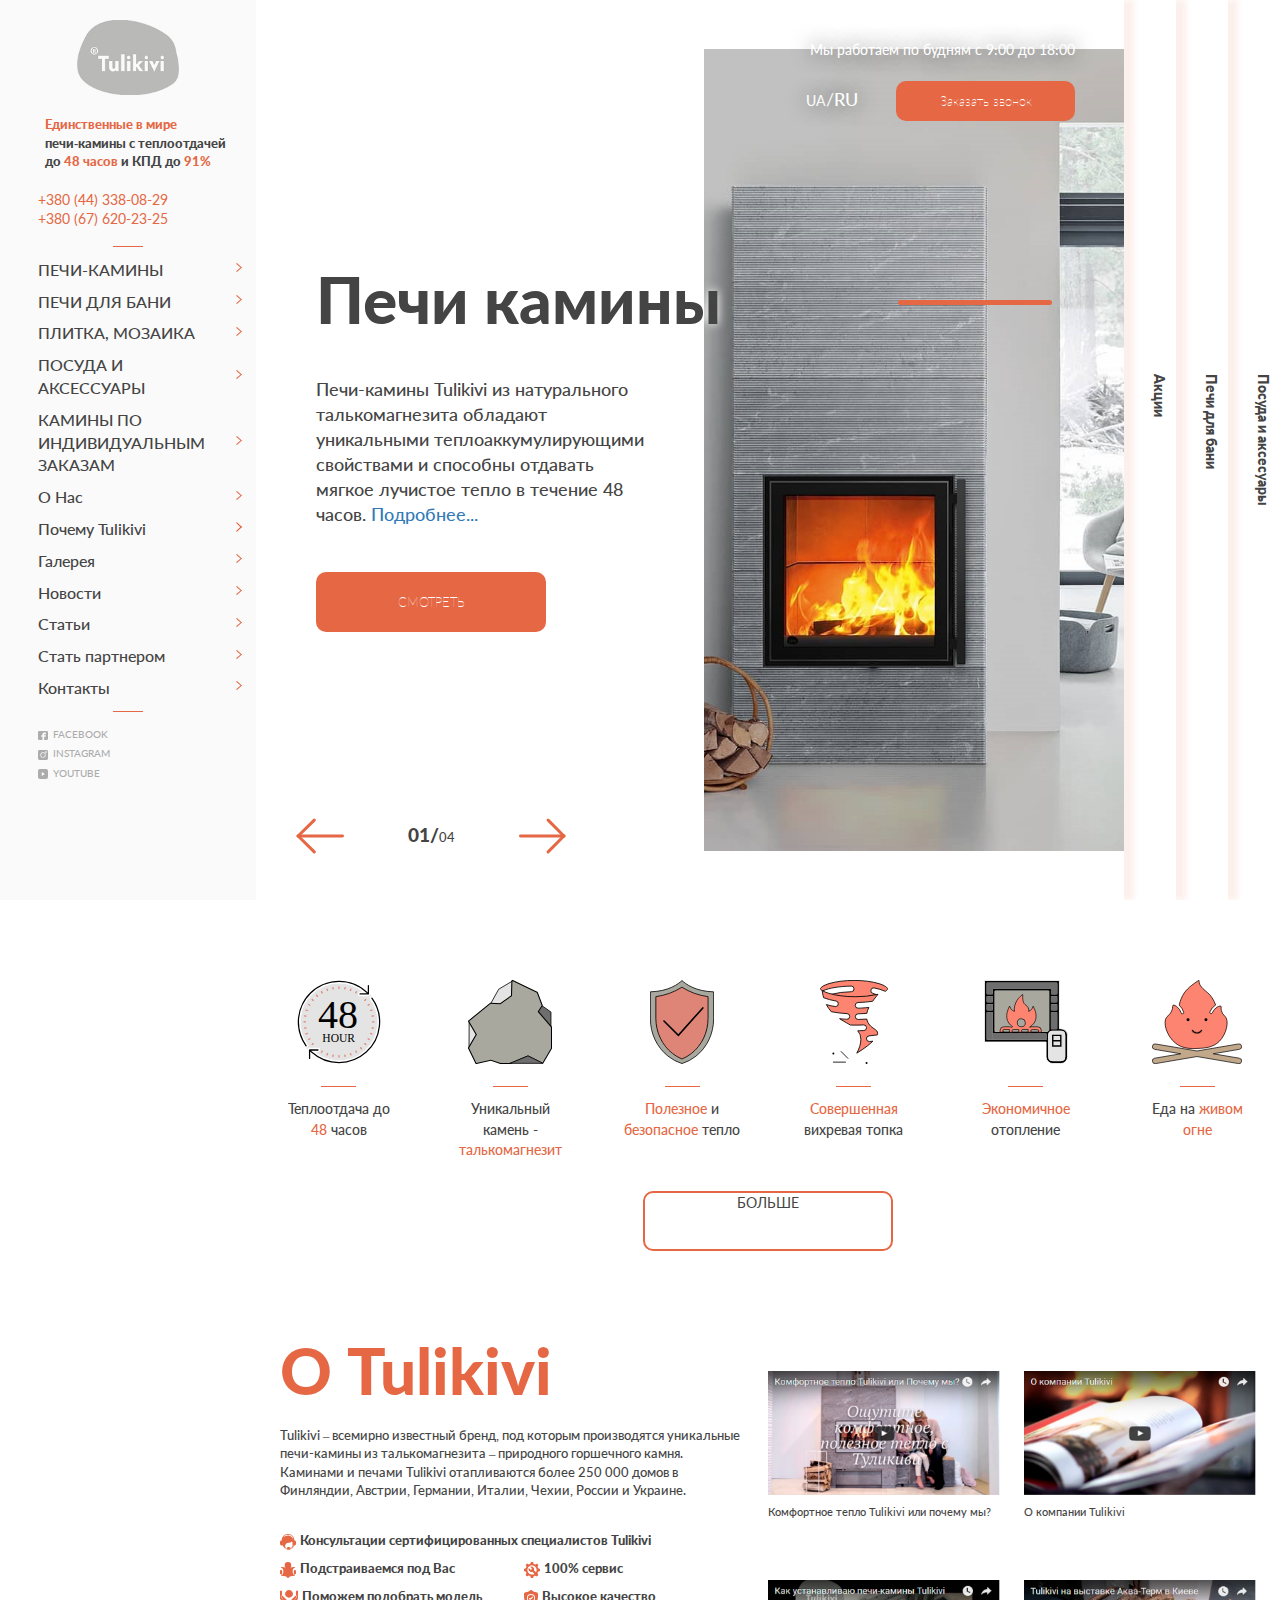
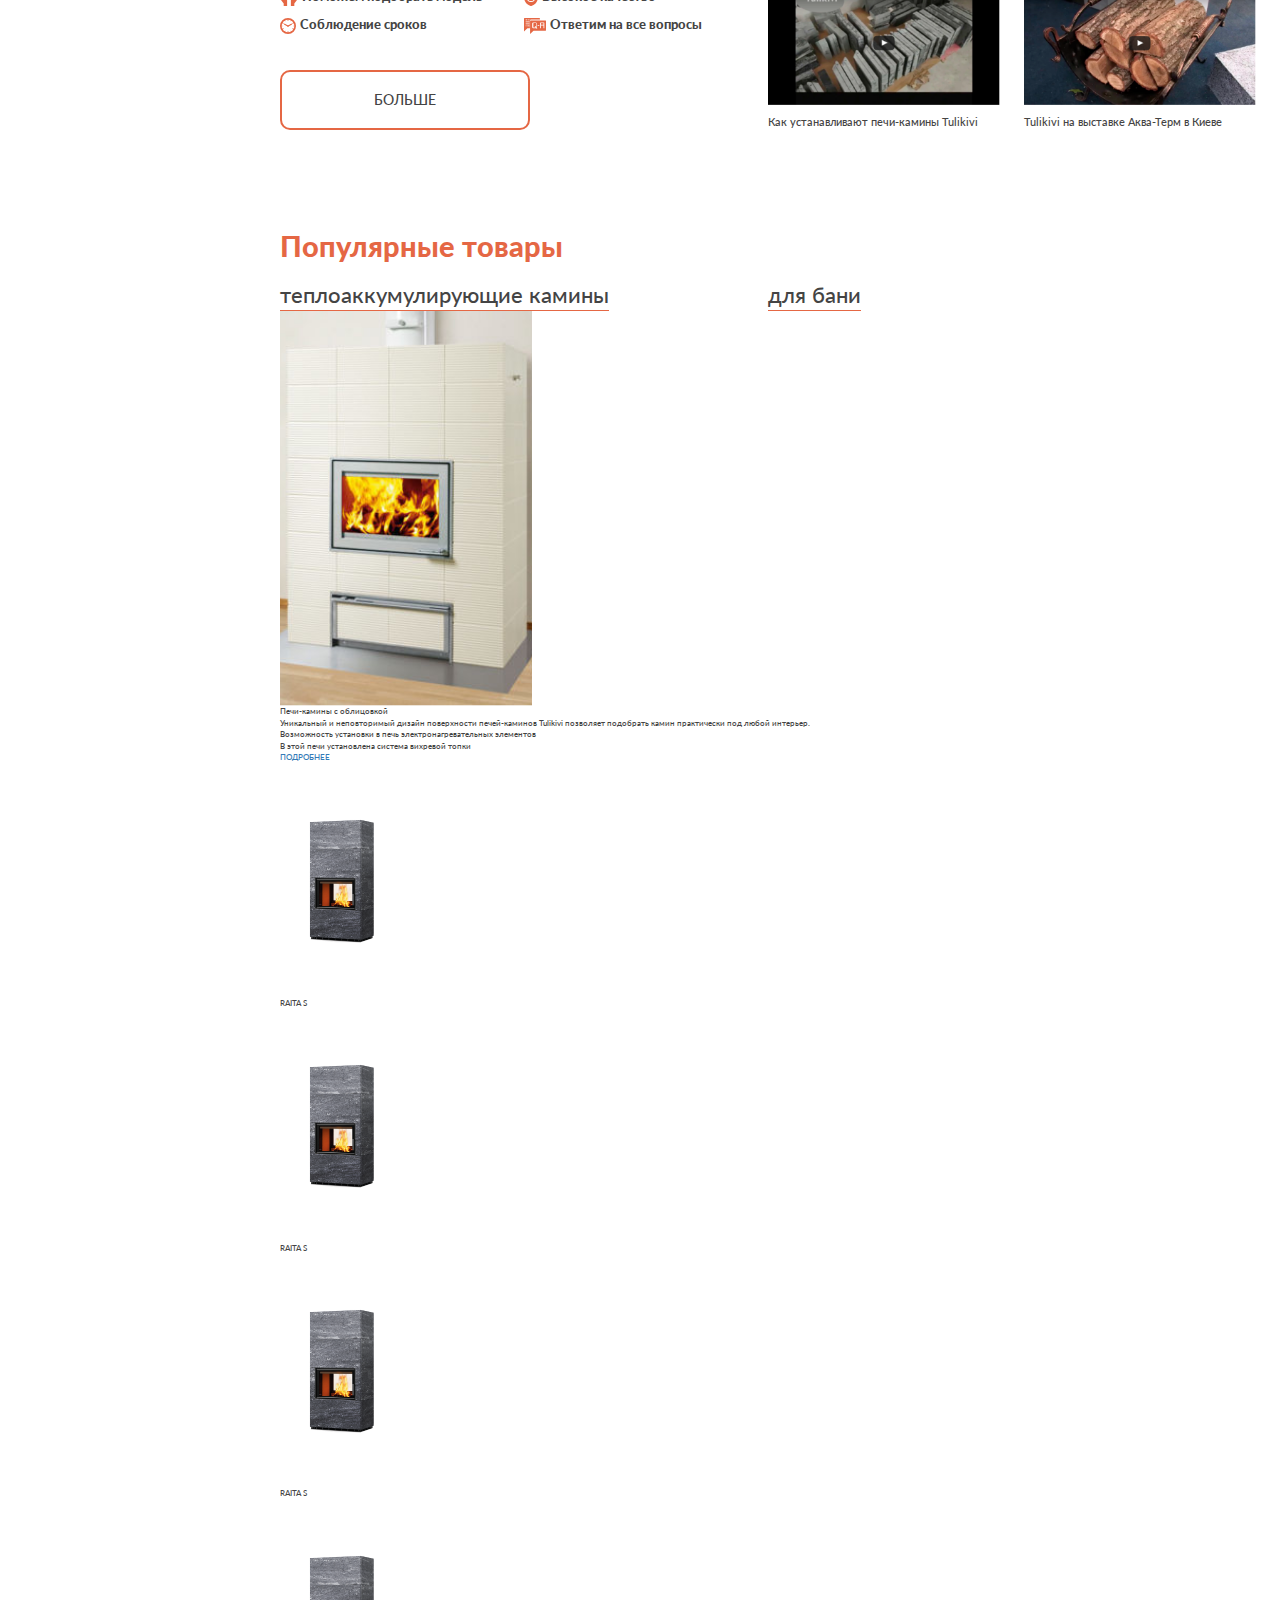
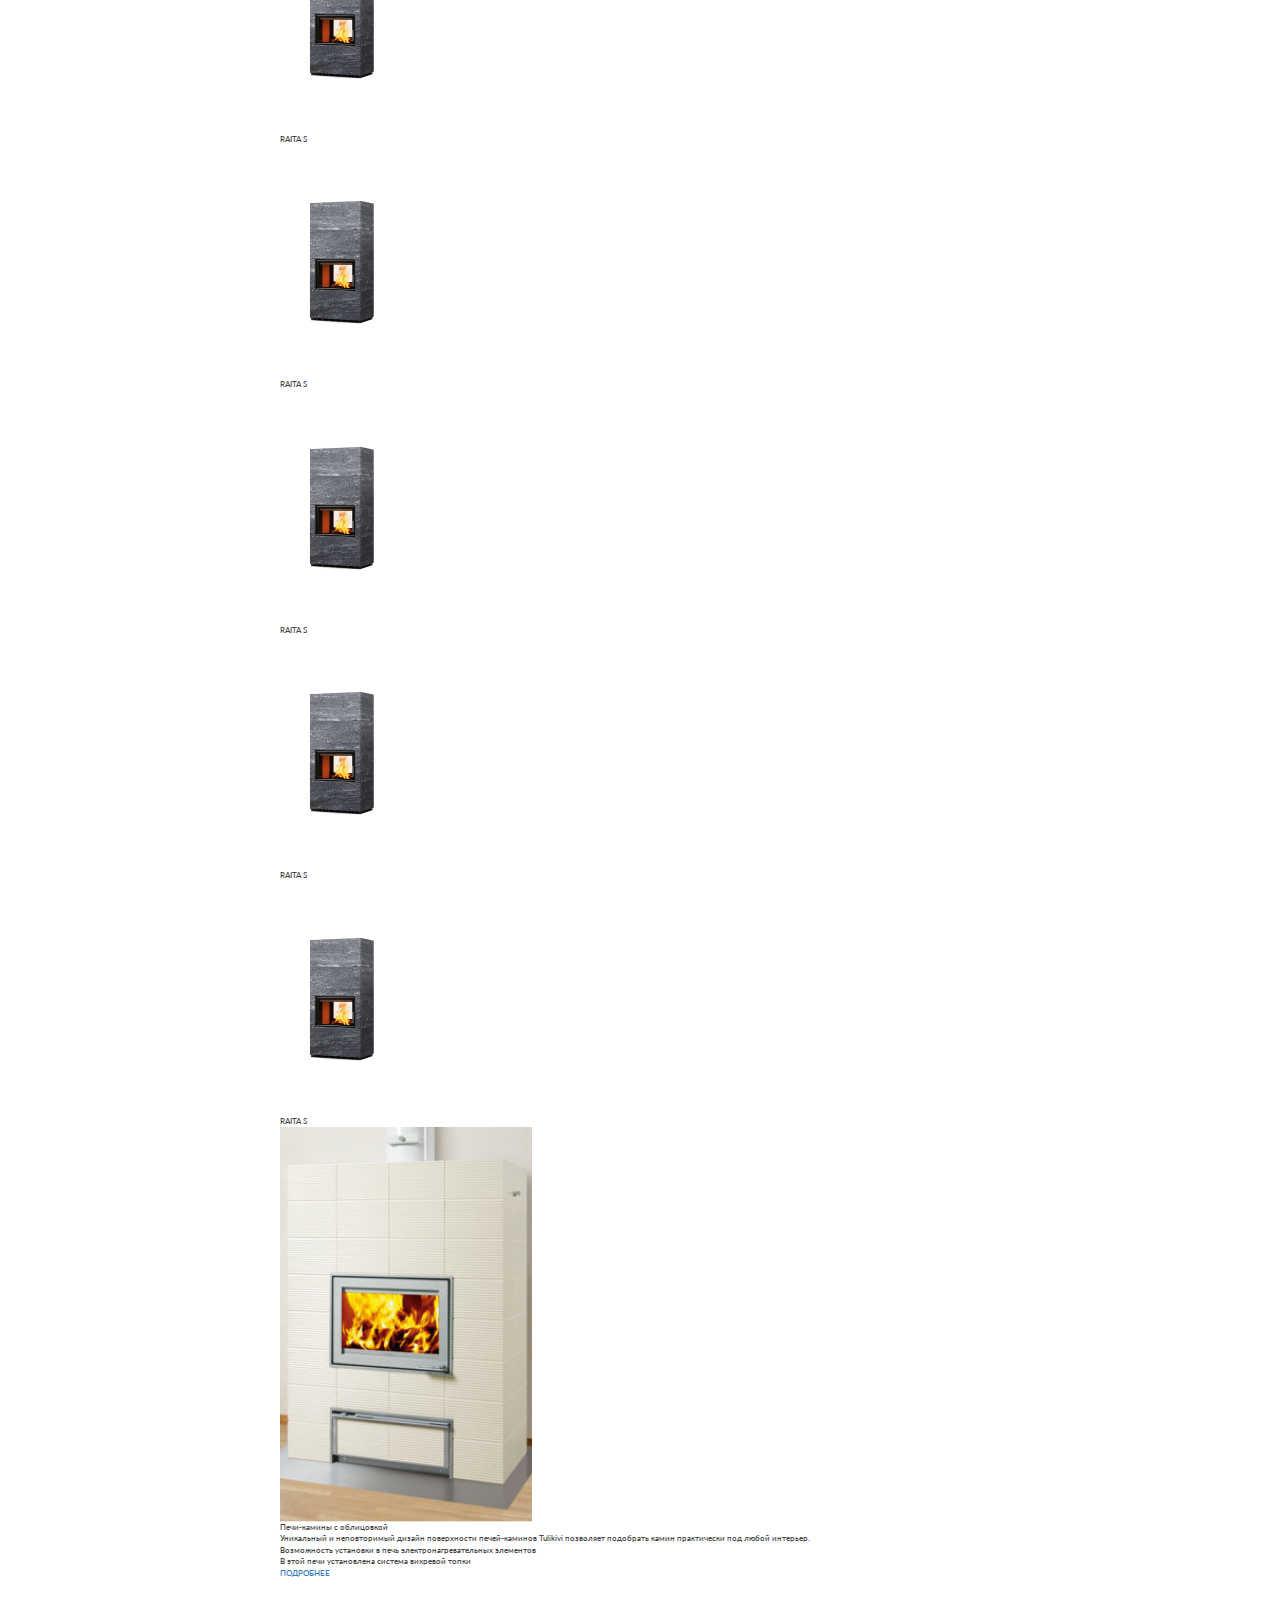
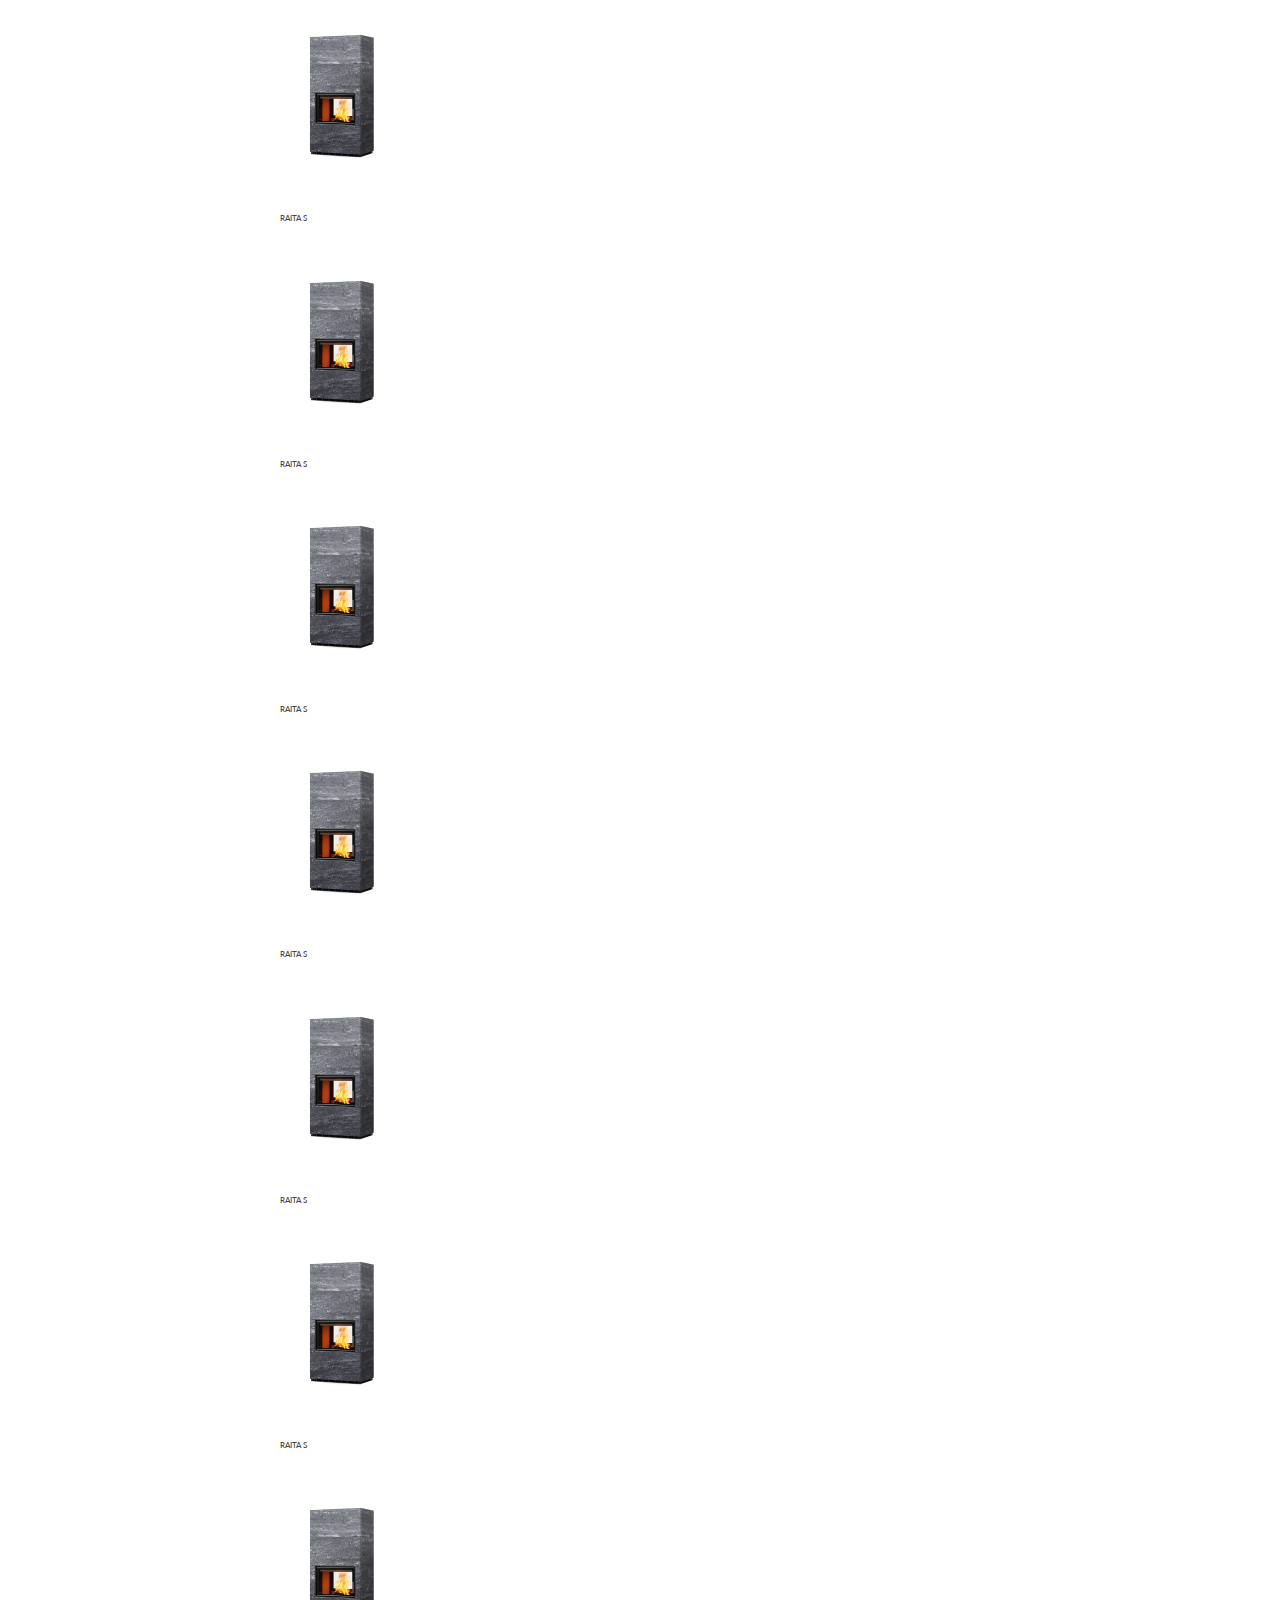
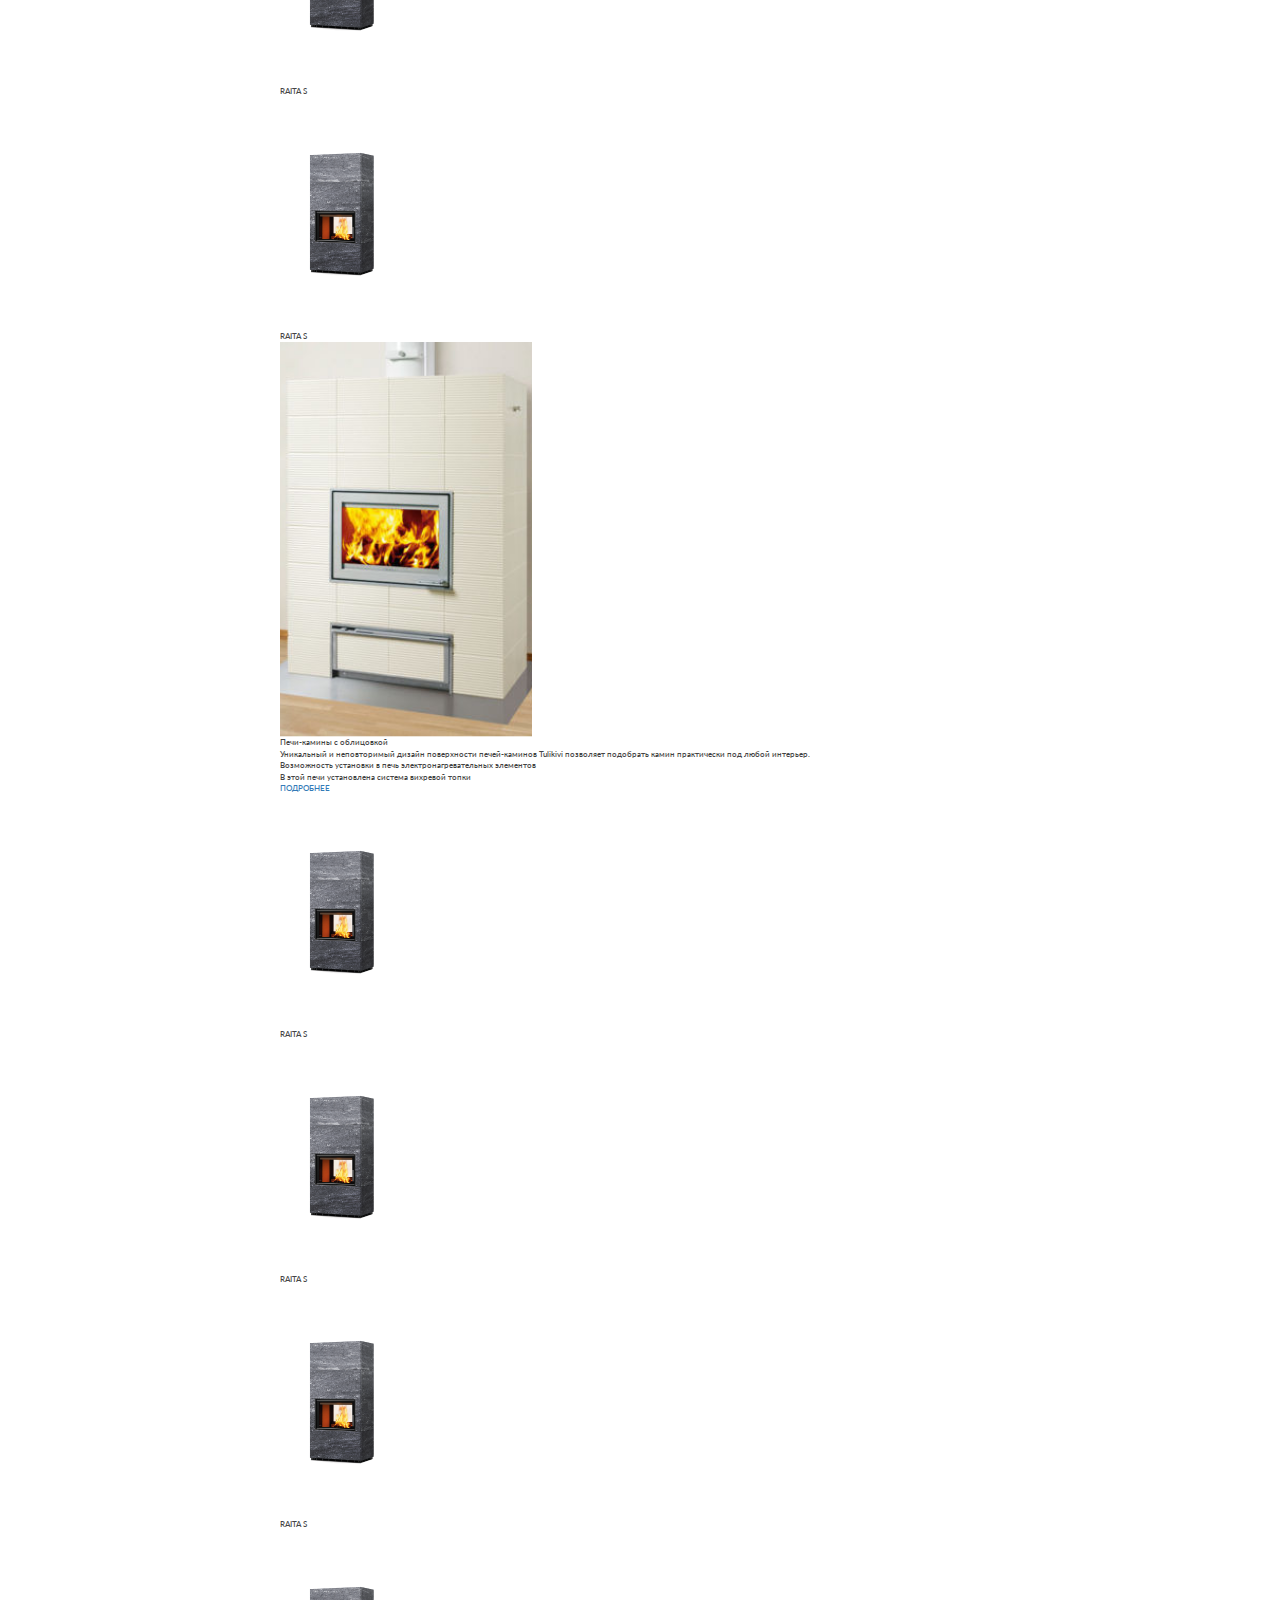
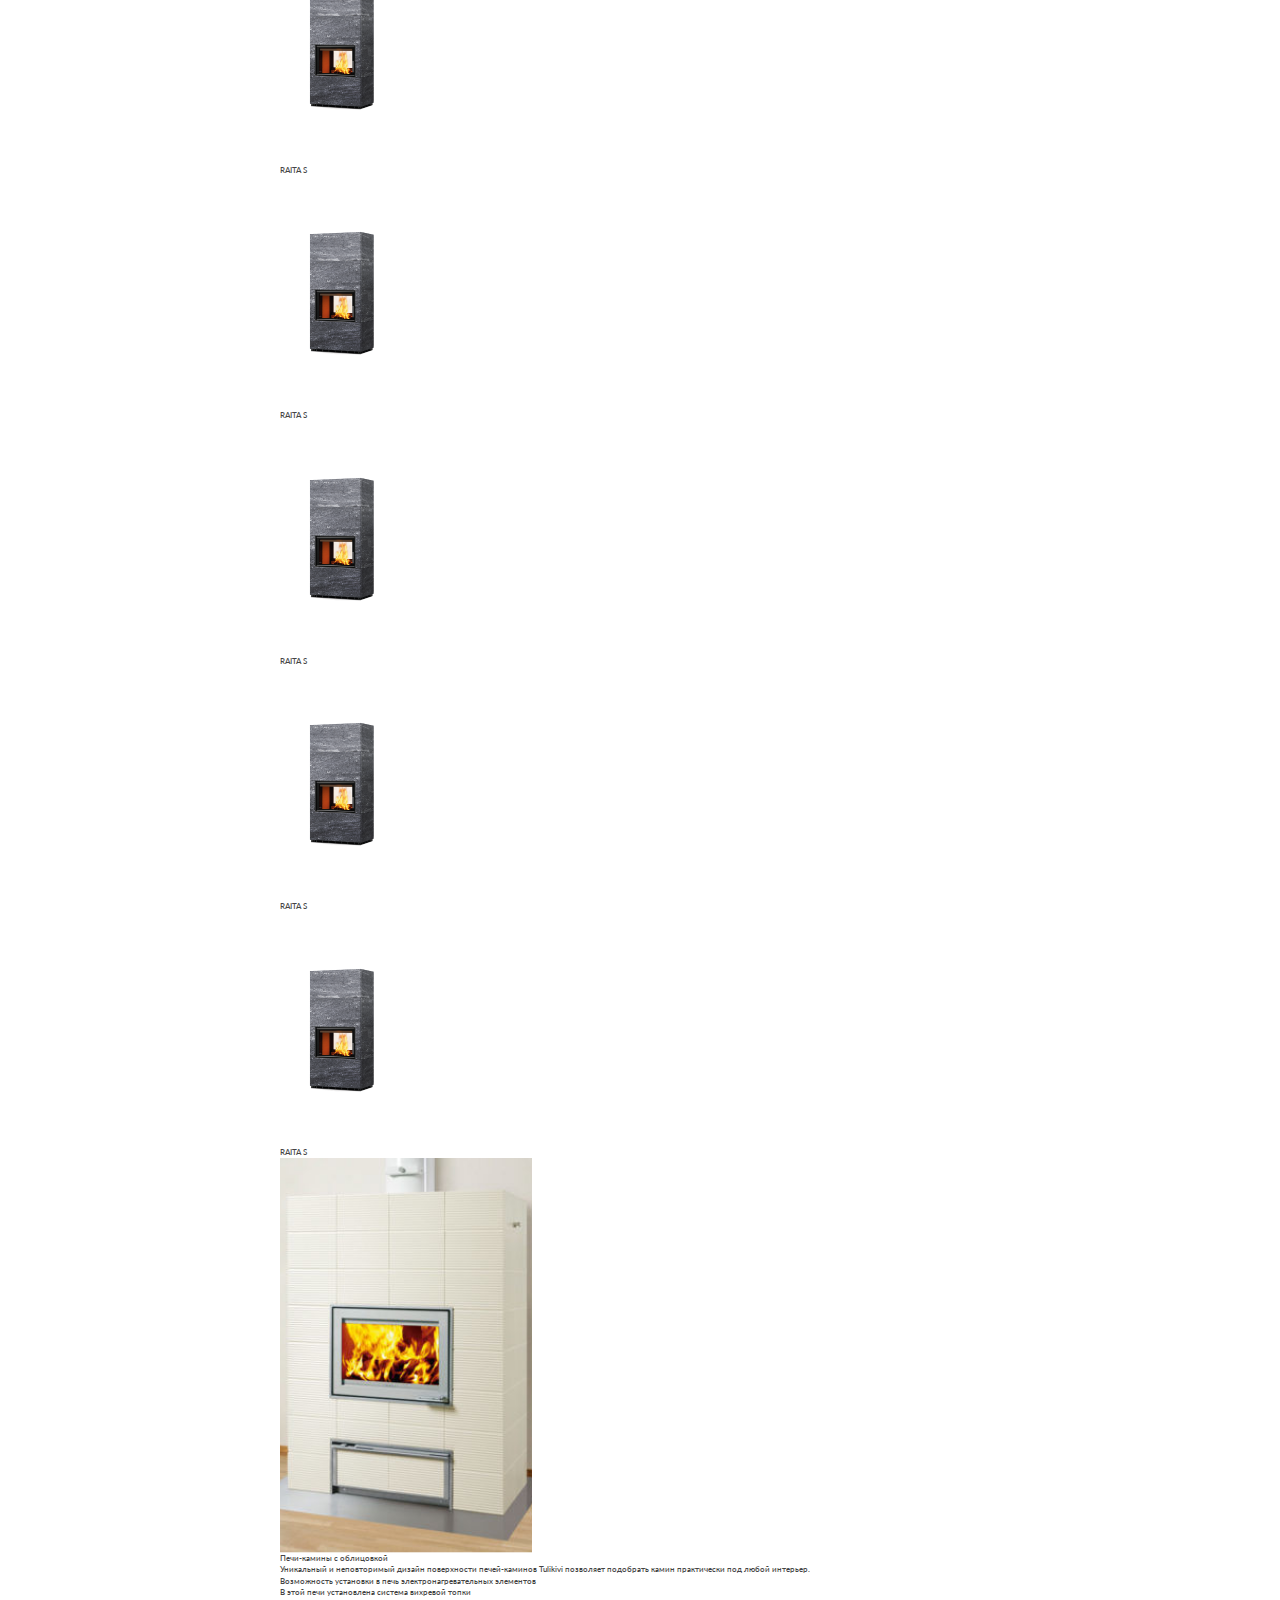
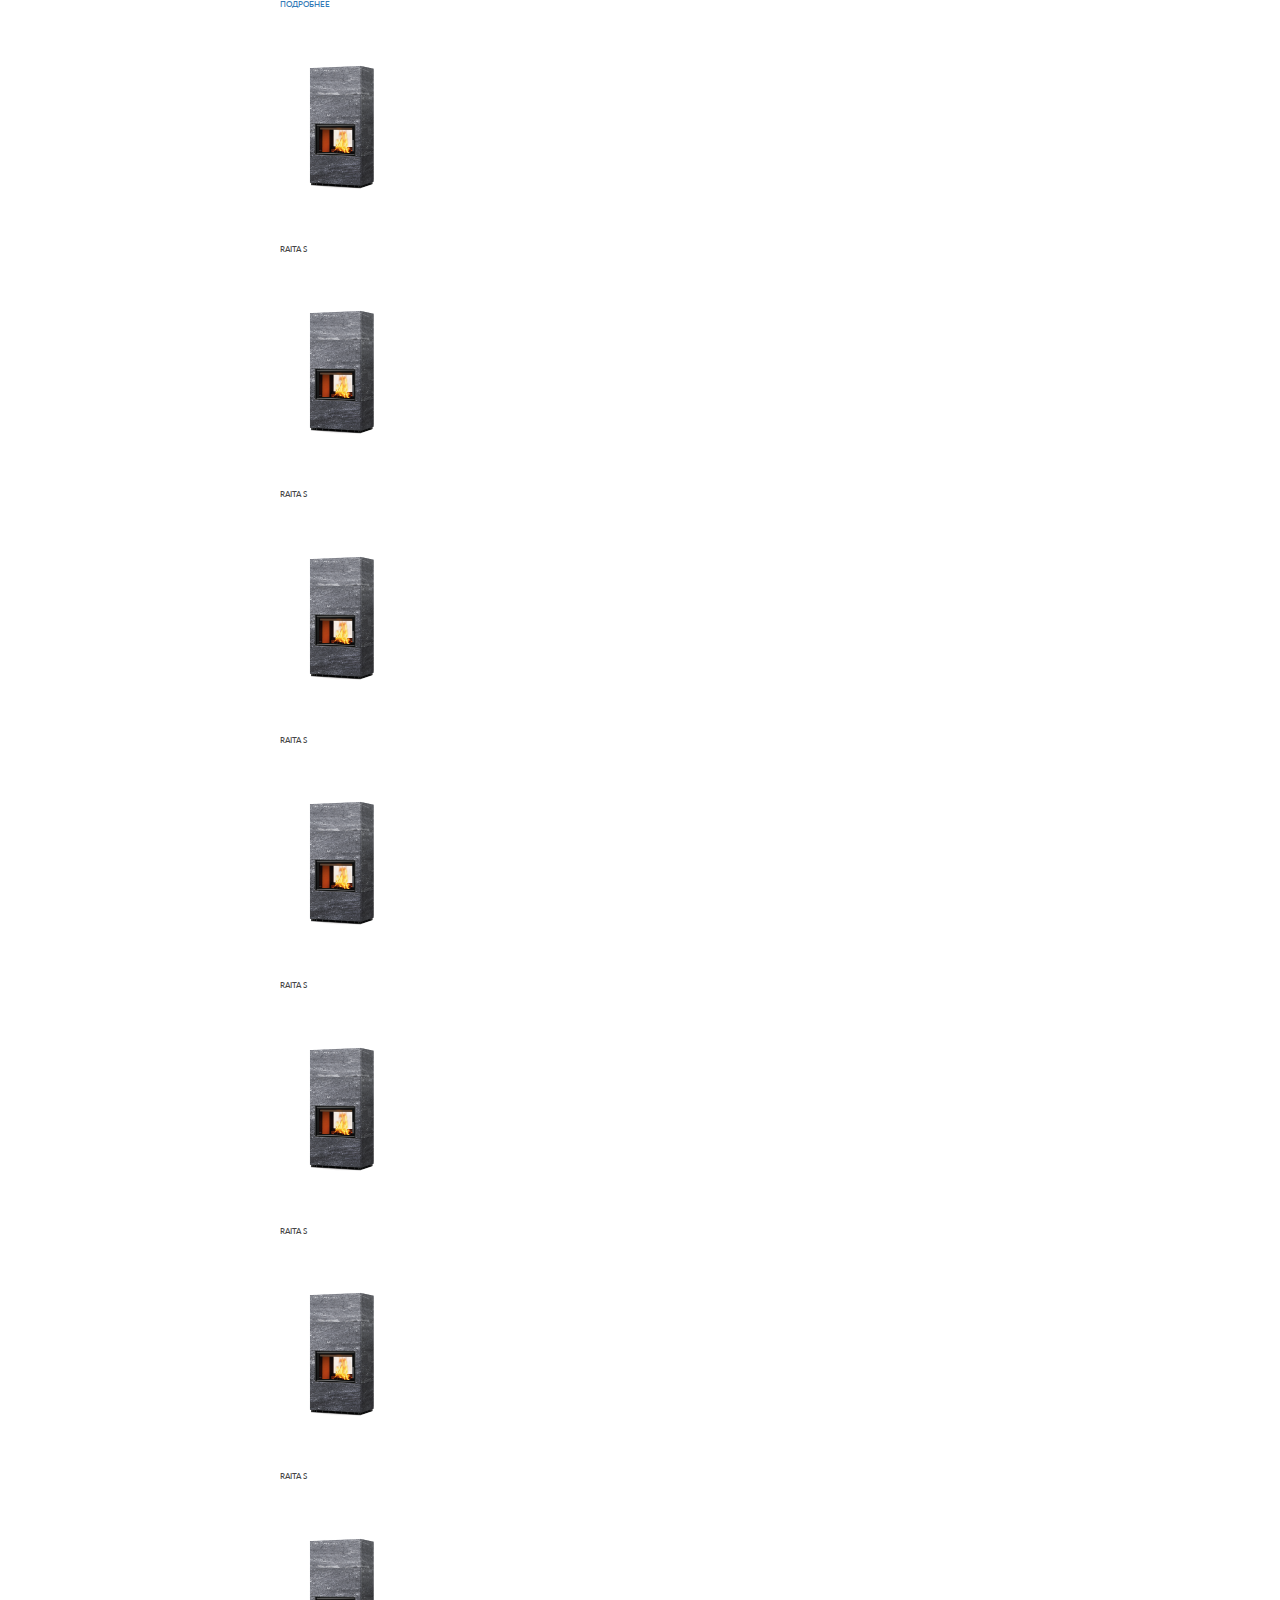
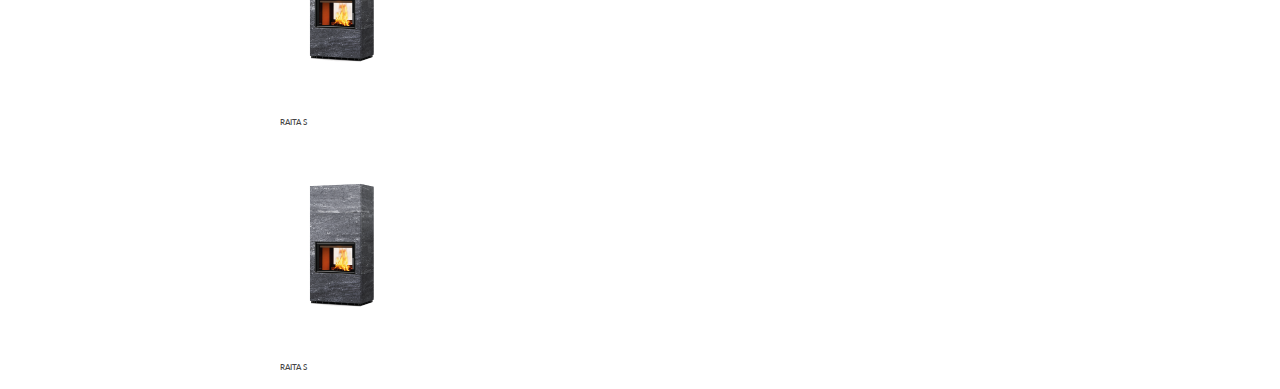
<file: index.html>
<!DOCTYPE html>
<html lang="en">
<head>
    <meta charset="UTF-8">
    <title>Tulikivi</title>
    <meta name="viewport" content="width=device-width, initial-scale=1">

    <link rel="icon" href="" type="image/ico" sizes="16x16">
    <link rel="stylesheet" href="assets/css/reset.css">
    <link rel="stylesheet" href="assets/css/bootstrap.min.css">
    <link rel="stylesheet" href="assets/fonts/lato.css">
    <link rel="stylesheet" href="assets/css/style.css">
</head>
<body>
<div class="main_wrapper">
    <div class="aside">
        <a href="/" class="aside_logo">
            <img src="assets/img/logo.png" alt="Tulikivi">
        </a>
        <div class="aside_logo_text">
            <i>Единственные в мире</i> печи&#8209;камины с теплоотдачей до&nbsp;<i>48&nbsp;часов</i> и&nbsp;КПД&nbsp;до&nbsp;<i>91%</i>
        </div>
        <div class="aside_phone">
            <p>+380 (44) 338-08-29</p>
            <p>+380 (67) 620-23-25</p>
        </div>
        <div class="aside_menu">
            <ul>
                <li><a href="">ПЕЧИ-КАМИНЫ</a></li>
                <li><a href="">ПЕЧИ ДЛЯ БАНИ</a></li>
                <li><a href="">ПЛИТКА, МОЗАИКА</a></li>
                <li><a href="">ПОСУДА И АКСЕССУАРЫ</a></li>
                <li><a href="">КАМИНЫ ПО ИНДИВИДУАЛЬНЫМ ЗАКАЗАМ</a></li>
                <li><a href="">О Нас</a></li>
                <li><a href="">Почему Tulikivi</a></li>
                <li><a href="">Галерея</a></li>
                <li><a href="">Новости</a></li>
                <li><a href="">Статьи</a></li>
                <li><a href="">Стать партнером</a></li>
                <li><a href="">Контакты</a></li>
            </ul>
        </div>
        <div class="aside_networks">
            <ul>
                <li><a href=""><img src="assets/img/facebook.svg" alt="">FACEBOOK</a></li>
                <li><a href=""><img src="assets/img/instagram.svg" alt="">INSTAGRAM</a></li>
                <li><a href=""><img src="assets/img/youtube.svg" alt="">YOUTUBE</a></li>
            </ul>
        </div>
    </div>
    <div class="page_wrapper_without_site_bar">
        <div class="main">
            <div class="main_slider">
                <div class="main_slide  main_slide_active">
                        <div class="main_slide_wrapper">
                            <div class="main_call">
                                <div class="main_call_text">
                                    Мы работаем по будням с 9:00 до 18:00
                                </div>
                                <ul class="main_call_lang">
                                    <li><a href="#">UA</a></li>
                                    <li>/</li>
                                    <li><a href="#" class="active_lang">RU</a></li>
                                </ul>
                                <div class="main_call_btn">
                                    Заказать звонок
                                </div>
                            </div>
                            <div class="main_slide_content">
                                <h4 class="main_slide_header">Печи камины</h4>
                                <div class="main_slide_text">
                                    Печи-камины Tulikivi из натурального талькомагнезита обладают уникальными
                                    теплоаккумулирующими свойствами и способны отдавать мягкое лучистое тепло
                                    в течение 48 часов. <a href="">Подробнее...</a>
                                </div>
                                <div class="main_slide_btn">
                                    СМОТРЕТЬ
                                </div>

                            <div class="main_slide_nav">
                                <div class="main_slide_left_arrow">
                                    <img src="assets/img/l_arrow_slider.svg" alt="">
                                </div>
                                <div class="main_slide_count">
                                    <span>01/</span>04
                                </div>
                                <div class="main_slide_right_arrow">
                                    <img src="assets/img/r_arrow_slider.svg" alt="">
                                </div>
                            </div>
                            </div>
                            <div class="main_slide_img">
                                <div class="main_slide_img_viewer">
                                <img src="assets/img/main_slide.png" alt="Печи камины">
                                </div>
                            </div>
                        </div>
                </div>
                <div class="main_slide">
                        <div class="main_slide_wrapper">
                            <div class="main_call">
                                <div class="main_call_text">
                                    Мы работаем по будням с 9:00 до 18:00
                                </div>
                                <ul class="main_call_lang">
                                    <li><a href="#">UA</a></li>
                                    <li>/</li>
                                    <li><a href="#" class="active_lang">RU</a></li>
                                </ul>
                                <div class="main_call_btn">
                                    Заказать звонок
                                </div>
                            </div>
                            <div class="main_slide_content">
                                <h4 class="main_slide_header">Акции</h4>
                                <div class="main_slide_text">
                                    Печи-камины Tulikivi из натурального талькомагнезита обладают уникальными
                                    теплоаккумулирующими свойствами и способны отдавать мягкое лучистое тепло
                                    в течение 48 часов. <a href="">Подробнее...</a>
                                </div>
                                <div class="main_slide_btn">
                                    СМОТРЕТЬ
                                </div>

                            <div class="main_slide_nav">
                                <div class="main_slide_left_arrow">
                                    <img src="assets/img/l_arrow_slider.svg" alt="">
                                </div>
                                <div class="main_slide_count">
                                    <span>01/</span>04
                                </div>
                                <div class="main_slide_right_arrow">
                                    <img src="assets/img/r_arrow_slider.svg" alt="">
                                </div>
                            </div>
                            </div>
                            <div class="main_slide_img">
                                <div class="main_slide_img_viewer">
                                <img src="assets/img/main_slide.png" alt="Печи камины">
                                </div>
                            </div>
                        </div>
                </div>
                <div class="main_slide">
                        <div class="main_slide_wrapper">
                            <div class="main_call">
                                <div class="main_call_text">
                                    Мы работаем по будням с 9:00 до 18:00
                                </div>
                                <ul class="main_call_lang">
                                    <li><a href="#">UA</a></li>
                                    <li>/</li>
                                    <li><a href="#" class="active_lang">RU</a></li>
                                </ul>
                                <div class="main_call_btn">
                                    Заказать звонок
                                </div>
                            </div>
                            <div class="main_slide_content">
                                <h4 class="main_slide_header">Печи для бани</h4>
                                <div class="main_slide_text">
                                    Печи-камины Tulikivi из натурального талькомагнезита обладают уникальными
                                    теплоаккумулирующими свойствами и способны отдавать мягкое лучистое тепло
                                    в течение 48 часов. <a href="">Подробнее...</a>
                                </div>
                                <div class="main_slide_btn">
                                    СМОТРЕТЬ
                                </div>

                            <div class="main_slide_nav">
                                <div class="main_slide_left_arrow">
                                    <img src="assets/img/l_arrow_slider.svg" alt="">
                                </div>
                                <div class="main_slide_count">
                                    <span>01/</span>04
                                </div>
                                <div class="main_slide_right_arrow">
                                    <img src="assets/img/r_arrow_slider.svg" alt="">
                                </div>
                            </div>
                            </div>
                            <div class="main_slide_img">
                                <div class="main_slide_img_viewer">
                                <img src="assets/img/main_slide.png" alt="Печи камины">
                                </div>
                            </div>
                        </div>
                </div>
                <div class="main_slide">
                        <div class="main_slide_wrapper">
                            <div class="main_call">
                                <div class="main_call_text">
                                    Мы работаем по будням с 9:00 до 18:00
                                </div>
                                <ul class="main_call_lang">
                                    <li><a href="#">UA</a></li>
                                    <li>/</li>
                                    <li><a href="#" class="active_lang">RU</a></li>
                                </ul>
                                <div class="main_call_btn">
                                    Заказать звонок
                                </div>
                            </div>
                            <div class="main_slide_content">
                                <h4 class="main_slide_header">Посуда и аксесуары</h4>
                                <div class="main_slide_text">
                                    Печи-камины Tulikivi из натурального талькомагнезита обладают уникальными
                                    теплоаккумулирующими свойствами и способны отдавать мягкое лучистое тепло
                                    в течение 48 часов. <a href="">Подробнее...</a>
                                </div>
                                <div class="main_slide_btn">
                                    СМОТРЕТЬ
                                </div>

                            <div class="main_slide_nav">
                                <div class="main_slide_left_arrow">
                                    <img src="assets/img/l_arrow_slider.svg" alt="">
                                </div>
                                <div class="main_slide_count">
                                    <span>01/</span>04
                                </div>
                                <div class="main_slide_right_arrow">
                                    <img src="assets/img/r_arrow_slider.svg" alt="">
                                </div>
                            </div>
                            </div>
                            <div class="main_slide_img">
                                <div class="main_slide_img_viewer">
                                <img src="assets/img/main_slide.png" alt="Печи камины">
                                </div>
                            </div>
                        </div>
                </div>

            </div>
        </div>
        <section class="main_about">
            <div class="main_about_options">
                <ul>
                    <li class="main_about_option">
                        <a href="#">
                            <img src="assets/img/Icons-01.svg" alt="">
                            <div class="main_about_option_text">
                                Теплоотдача до <u>48</u> часов
                            </div>
                        </a>
                    </li>
                    <li class="main_about_option">
                        <a href="#">
                            <img src="assets/img/Icons-02.svg" alt="">
                            <div class="main_about_option_text">
                                Уникальный камень - <u>талькомагнезит</u>
                            </div>
                        </a>
                    </li>
                    <li class="main_about_option">
                        <a href="#">
                            <img src="assets/img/Icons-03.svg" alt="">
                            <div class="main_about_option_text">
                                <u>Полезное</u> и <u>безопасное</u> тепло
                            </div>
                        </a>
                    </li>
                    <li class="main_about_option">
                        <a href="#">
                            <img src="assets/img/Icons-04.svg" alt="">
                            <div class="main_about_option_text">
                                <u>Совершенная</u> вихревая топка
                            </div>
                        </a>
                    </li>
                    <li class="main_about_option">
                        <a href="#">
                            <img src="assets/img/Icons-05.svg" alt="">
                            <div class="main_about_option_text">
                                <u>Экономичное</u> отопление
                            </div>
                        </a>
                    </li>
                    <li class="main_about_option">
                        <a href="#">
                            <img src="assets/img/Icons-06.svg" alt="">
                            <div class="main_about_option_text">
                                Еда на <u>живом огне</u>
                            </div>
                        </a>
                    </li>
                </ul>
                <a href="#" class="main_about_options_btn">
                    <p>Больше</p>
                </a>
            </div>
            <div class="main_about_content">
                <div class="main_about_wrapper">
                    <h3 class="main_about_header">
                        О Tulikivi
                    </h3>
                    <div class="main_about_text">
                        Tulikivi – всемирно известный бренд, под которым производятся уникальные печи-камины из талькомагнезита
                        – природного горшечного камня. Каминами и печами Tulikivi отапливаются более 250 000 домов в
                        Финляндии, Австрии, Германии, Италии, Чехии, России и Украине.
                    </div>
                    <div class="main_about_services">
                        <ul>
                        <li><img src="assets/img/001-boy.svg" alt="">Консультации сертифицированных специалистов Tulikivi</li>
                        </ul>
                        <ul>
                            <li><img src="assets/img/002-study.svg" alt="">Подстраиваемся под Вас</li>
                            <li><img src="assets/img/003-help.svg" alt="">Поможем подобрать модель</li>
                            <li><img src="assets/img/004-wall-clock.svg" alt="">Соблюдение сроков</li>
                            <li><img src="assets/img/005-repairing-service.svg" alt="">100% сервис</li>
                            <li><img src="assets/img/006-shield.svg" alt="">Высокое качество</li>
                            <li><img src="assets/img/007-faq.svg" alt="">Ответим на все вопросы</li>
                        </ul>
                        <a href="#" class="main_about_btn">БОЛЬШЕ</a>
                    </div>
                </div>
                <div class="main_about_videos">
                    <div class="main_about_video"><img src="assets/img/Video1.png" alt="" class="main_about_video_frame">
                        <div class="main_about_video_text">Комфортное тепло Tulikivi или почему мы?</div>
                    </div>
                    <div class="main_about_video"><img src="assets/img/Video2.png" alt="" class="main_about_video_frame">
                        <div class="main_about_video_text">О компании Tulikivi</div>
                    </div>
                    <div class="main_about_video"><img src="assets/img/Video3.png" alt="" class="main_about_video_frame">
                        <div class="main_about_video_text">Как устанавливают печи-камины Tulikivi</div>
                    </div>
                    <div class="main_about_video"><img src="assets/img/Video4.png" alt="" class="main_about_video_frame">
                        <div class="main_about_video_text">Tulikivi на выставке Аква-Терм в Киеве</div>
                    </div>
                </div>
            </div>
        </section>
        <section class="main_popular">
            <h4 class="main_popular_header">
                Популярные товары
            </h4>
            <h5 class="main_popular_camin"><span>теплоаккумулирующие камины</span></h5>
            <h5 class="main_popular_banya"><span>для бани</span></h5>
            <div class="main_popular_wrapper">
                <div class="main_popular_viewer">
                    <div class="main_popular_category">
                        <div class="main_popular_category_img">
                            <div class="main_popular_category_img_viewer">
                                <img src="assets/img/category1.png" alt="">
                            </div>
                        </div>
                        <div class="main_popular_category_content">
                            <h6 class="main_popular_category_header">
                                Печи-камины с облицовкой
                            </h6>
                            <div class="main_popular_category_text">
                                Уникальный и неповторимый дизайн поверхности печей-каминов
                                Tulikivi позволяет подобрать камин практически под любой интерьер.
                                <ul>
                                    <li>Возможность установки в печь электронагревательных элементов</li>
                                    <li>В этой печи установлена система вихревой топки</li>
                                </ul>
                            </div>
                            <a href="#" class="main_popular_category_btn">ПОДРОБНЕЕ</a>
                        </div>
                    </div>
                    <div class="main_popular_slider">
                        <div class="main_popular_slider_viewer">
                            <a href="#" class="main_popular_slide">
                                <div class="main_popular_slide_img">
                                    <img src="assets/img/tovar1.png" alt="">
                                </div>
                                <div class="main_popular_slide_header">
                                    RAITA S
                                </div>
                            </a>
                            <a href="#" class="main_popular_slide">
                                <div class="main_popular_slide_img">
                                    <img src="assets/img/tovar1.png" alt="">
                                </div>
                                <div class="main_popular_slide_header">
                                    RAITA S
                                </div>
                            </a>
                            <a href="#" class="main_popular_slide">
                                <div class="main_popular_slide_img">
                                    <img src="assets/img/tovar1.png" alt="">
                                </div>
                                <div class="main_popular_slide_header">
                                    RAITA S
                                </div>
                            </a>
                            <a href="#" class="main_popular_slide">
                                <div class="main_popular_slide_img">
                                    <img src="assets/img/tovar1.png" alt="">
                                </div>
                                <div class="main_popular_slide_header">
                                    RAITA S
                                </div>
                            </a>
                            <a href="#" class="main_popular_slide">
                                <div class="main_popular_slide_img">
                                    <img src="assets/img/tovar1.png" alt="">
                                </div>
                                <div class="main_popular_slide_header">
                                    RAITA S
                                </div>
                            </a>
                            <a href="#" class="main_popular_slide">
                                <div class="main_popular_slide_img">
                                    <img src="assets/img/tovar1.png" alt="">
                                </div>
                                <div class="main_popular_slide_header">
                                    RAITA S
                                </div>
                            </a>
                            <a href="#" class="main_popular_slide">
                                <div class="main_popular_slide_img">
                                    <img src="assets/img/tovar1.png" alt="">
                                </div>
                                <div class="main_popular_slide_header">
                                    RAITA S
                                </div>
                            </a>
                            <a href="#" class="main_popular_slide">
                                <div class="main_popular_slide_img">
                                    <img src="assets/img/tovar1.png" alt="">
                                </div>
                                <div class="main_popular_slide_header">
                                    RAITA S
                                </div>
                            </a>
                        </div>
                    </div>
                </div>
                <div class="main_popular_viewer">
                    <div class="main_popular_category">
                        <div class="main_popular_category_img">
                            <div class="main_popular_category_img_viewer">
                                <img src="assets/img/category1.png" alt="">
                            </div>
                        </div>
                        <div class="main_popular_category_content">
                            <h6 class="main_popular_category_header">
                                Печи-камины с облицовкой
                            </h6>
                            <div class="main_popular_category_text">
                                Уникальный и неповторимый дизайн поверхности печей-каминов
                                Tulikivi позволяет подобрать камин практически под любой интерьер.
                                <ul>
                                    <li>Возможность установки в печь электронагревательных элементов</li>
                                    <li>В этой печи установлена система вихревой топки</li>
                                </ul>
                            </div>
                            <a href="#" class="main_popular_category_btn">ПОДРОБНЕЕ</a>
                        </div>
                    </div>
                    <div class="main_popular_slider">
                        <div class="main_popular_slider_viewer">
                            <a href="#" class="main_popular_slide">
                                <div class="main_popular_slide_img">
                                    <img src="assets/img/tovar1.png" alt="">
                                </div>
                                <div class="main_popular_slide_header">
                                    RAITA S
                                </div>
                            </a>
                            <a href="#" class="main_popular_slide">
                                <div class="main_popular_slide_img">
                                    <img src="assets/img/tovar1.png" alt="">
                                </div>
                                <div class="main_popular_slide_header">
                                    RAITA S
                                </div>
                            </a>
                            <a href="#" class="main_popular_slide">
                                <div class="main_popular_slide_img">
                                    <img src="assets/img/tovar1.png" alt="">
                                </div>
                                <div class="main_popular_slide_header">
                                    RAITA S
                                </div>
                            </a>
                            <a href="#" class="main_popular_slide">
                                <div class="main_popular_slide_img">
                                    <img src="assets/img/tovar1.png" alt="">
                                </div>
                                <div class="main_popular_slide_header">
                                    RAITA S
                                </div>
                            </a>
                            <a href="#" class="main_popular_slide">
                                <div class="main_popular_slide_img">
                                    <img src="assets/img/tovar1.png" alt="">
                                </div>
                                <div class="main_popular_slide_header">
                                    RAITA S
                                </div>
                            </a>
                            <a href="#" class="main_popular_slide">
                                <div class="main_popular_slide_img">
                                    <img src="assets/img/tovar1.png" alt="">
                                </div>
                                <div class="main_popular_slide_header">
                                    RAITA S
                                </div>
                            </a>
                            <a href="#" class="main_popular_slide">
                                <div class="main_popular_slide_img">
                                    <img src="assets/img/tovar1.png" alt="">
                                </div>
                                <div class="main_popular_slide_header">
                                    RAITA S
                                </div>
                            </a>
                            <a href="#" class="main_popular_slide">
                                <div class="main_popular_slide_img">
                                    <img src="assets/img/tovar1.png" alt="">
                                </div>
                                <div class="main_popular_slide_header">
                                    RAITA S
                                </div>
                            </a>
                        </div>
                    </div>
                </div>
                <div class="main_popular_viewer">
                    <div class="main_popular_category">
                        <div class="main_popular_category_img">
                            <div class="main_popular_category_img_viewer">
                                <img src="assets/img/category1.png" alt="">
                            </div>
                        </div>
                        <div class="main_popular_category_content">
                            <h6 class="main_popular_category_header">
                                Печи-камины с облицовкой
                            </h6>
                            <div class="main_popular_category_text">
                                Уникальный и неповторимый дизайн поверхности печей-каминов
                                Tulikivi позволяет подобрать камин практически под любой интерьер.
                                <ul>
                                    <li>Возможность установки в печь электронагревательных элементов</li>
                                    <li>В этой печи установлена система вихревой топки</li>
                                </ul>
                            </div>
                            <a href="#" class="main_popular_category_btn">ПОДРОБНЕЕ</a>
                        </div>
                    </div>
                    <div class="main_popular_slider">
                        <div class="main_popular_slider_viewer">
                            <a href="#" class="main_popular_slide">
                                <div class="main_popular_slide_img">
                                    <img src="assets/img/tovar1.png" alt="">
                                </div>
                                <div class="main_popular_slide_header">
                                    RAITA S
                                </div>
                            </a>
                            <a href="#" class="main_popular_slide">
                                <div class="main_popular_slide_img">
                                    <img src="assets/img/tovar1.png" alt="">
                                </div>
                                <div class="main_popular_slide_header">
                                    RAITA S
                                </div>
                            </a>
                            <a href="#" class="main_popular_slide">
                                <div class="main_popular_slide_img">
                                    <img src="assets/img/tovar1.png" alt="">
                                </div>
                                <div class="main_popular_slide_header">
                                    RAITA S
                                </div>
                            </a>
                            <a href="#" class="main_popular_slide">
                                <div class="main_popular_slide_img">
                                    <img src="assets/img/tovar1.png" alt="">
                                </div>
                                <div class="main_popular_slide_header">
                                    RAITA S
                                </div>
                            </a>
                            <a href="#" class="main_popular_slide">
                                <div class="main_popular_slide_img">
                                    <img src="assets/img/tovar1.png" alt="">
                                </div>
                                <div class="main_popular_slide_header">
                                    RAITA S
                                </div>
                            </a>
                            <a href="#" class="main_popular_slide">
                                <div class="main_popular_slide_img">
                                    <img src="assets/img/tovar1.png" alt="">
                                </div>
                                <div class="main_popular_slide_header">
                                    RAITA S
                                </div>
                            </a>
                            <a href="#" class="main_popular_slide">
                                <div class="main_popular_slide_img">
                                    <img src="assets/img/tovar1.png" alt="">
                                </div>
                                <div class="main_popular_slide_header">
                                    RAITA S
                                </div>
                            </a>
                            <a href="#" class="main_popular_slide">
                                <div class="main_popular_slide_img">
                                    <img src="assets/img/tovar1.png" alt="">
                                </div>
                                <div class="main_popular_slide_header">
                                    RAITA S
                                </div>
                            </a>
                        </div>
                    </div>
                </div>
                <div class="main_popular_viewer">
                    <div class="main_popular_category">
                        <div class="main_popular_category_img">
                            <div class="main_popular_category_img_viewer">
                                <img src="assets/img/category1.png" alt="">
                            </div>
                        </div>
                        <div class="main_popular_category_content">
                            <h6 class="main_popular_category_header">
                                Печи-камины с облицовкой
                            </h6>
                            <div class="main_popular_category_text">
                                Уникальный и неповторимый дизайн поверхности печей-каминов
                                Tulikivi позволяет подобрать камин практически под любой интерьер.
                                <ul>
                                    <li>Возможность установки в печь электронагревательных элементов</li>
                                    <li>В этой печи установлена система вихревой топки</li>
                                </ul>
                            </div>
                            <a href="#" class="main_popular_category_btn">ПОДРОБНЕЕ</a>
                        </div>
                    </div>
                    <div class="main_popular_slider">
                        <div class="main_popular_slider_viewer">
                            <a href="#" class="main_popular_slide">
                                <div class="main_popular_slide_img">
                                    <img src="assets/img/tovar1.png" alt="">
                                </div>
                                <div class="main_popular_slide_header">
                                    RAITA S
                                </div>
                            </a>
                            <a href="#" class="main_popular_slide">
                                <div class="main_popular_slide_img">
                                    <img src="assets/img/tovar1.png" alt="">
                                </div>
                                <div class="main_popular_slide_header">
                                    RAITA S
                                </div>
                            </a>
                            <a href="#" class="main_popular_slide">
                                <div class="main_popular_slide_img">
                                    <img src="assets/img/tovar1.png" alt="">
                                </div>
                                <div class="main_popular_slide_header">
                                    RAITA S
                                </div>
                            </a>
                            <a href="#" class="main_popular_slide">
                                <div class="main_popular_slide_img">
                                    <img src="assets/img/tovar1.png" alt="">
                                </div>
                                <div class="main_popular_slide_header">
                                    RAITA S
                                </div>
                            </a>
                            <a href="#" class="main_popular_slide">
                                <div class="main_popular_slide_img">
                                    <img src="assets/img/tovar1.png" alt="">
                                </div>
                                <div class="main_popular_slide_header">
                                    RAITA S
                                </div>
                            </a>
                            <a href="#" class="main_popular_slide">
                                <div class="main_popular_slide_img">
                                    <img src="assets/img/tovar1.png" alt="">
                                </div>
                                <div class="main_popular_slide_header">
                                    RAITA S
                                </div>
                            </a>
                            <a href="#" class="main_popular_slide">
                                <div class="main_popular_slide_img">
                                    <img src="assets/img/tovar1.png" alt="">
                                </div>
                                <div class="main_popular_slide_header">
                                    RAITA S
                                </div>
                            </a>
                            <a href="#" class="main_popular_slide">
                                <div class="main_popular_slide_img">
                                    <img src="assets/img/tovar1.png" alt="">
                                </div>
                                <div class="main_popular_slide_header">
                                    RAITA S
                                </div>
                            </a>
                        </div>
                    </div>
                </div>
            </div>
        </section>
    </div>
</div>
<script src="assets/js/jquery.js"></script>
<script src="assets/js/script.js"></script>
</body>
</html>
</file>
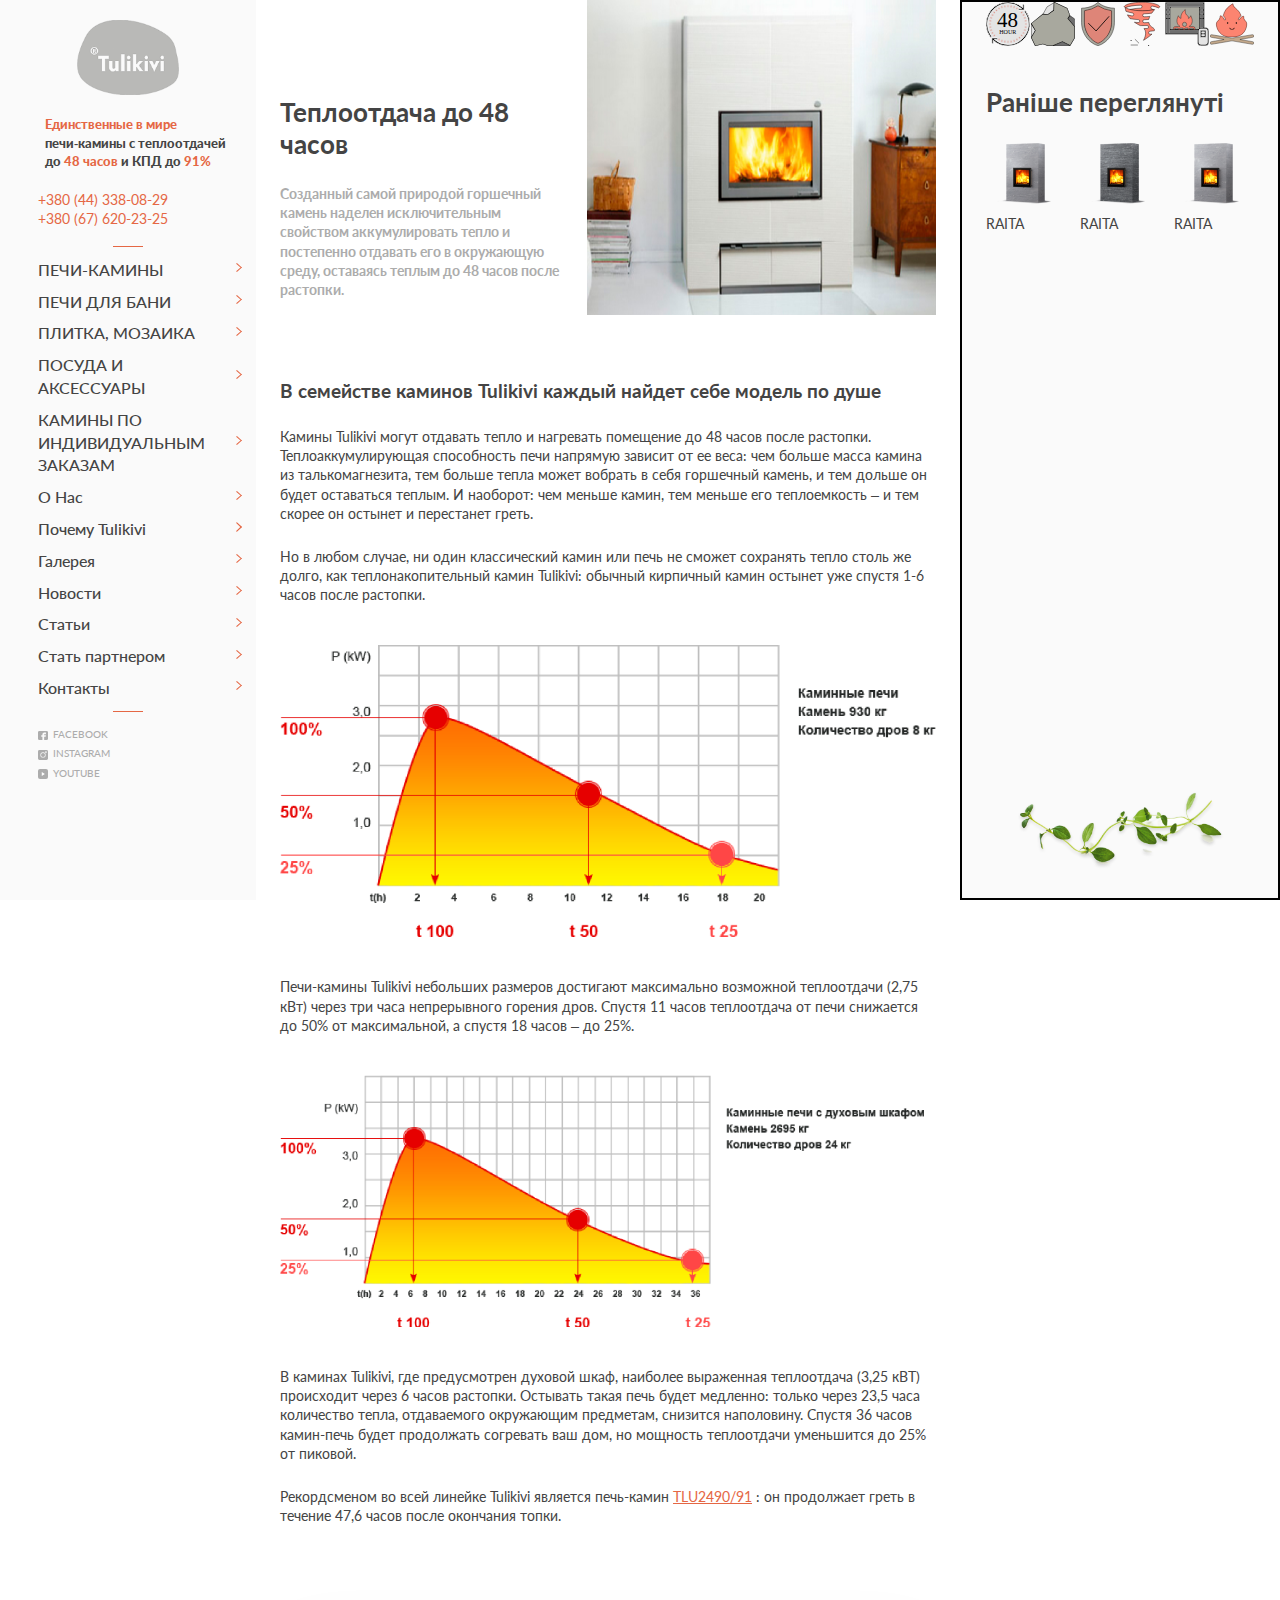
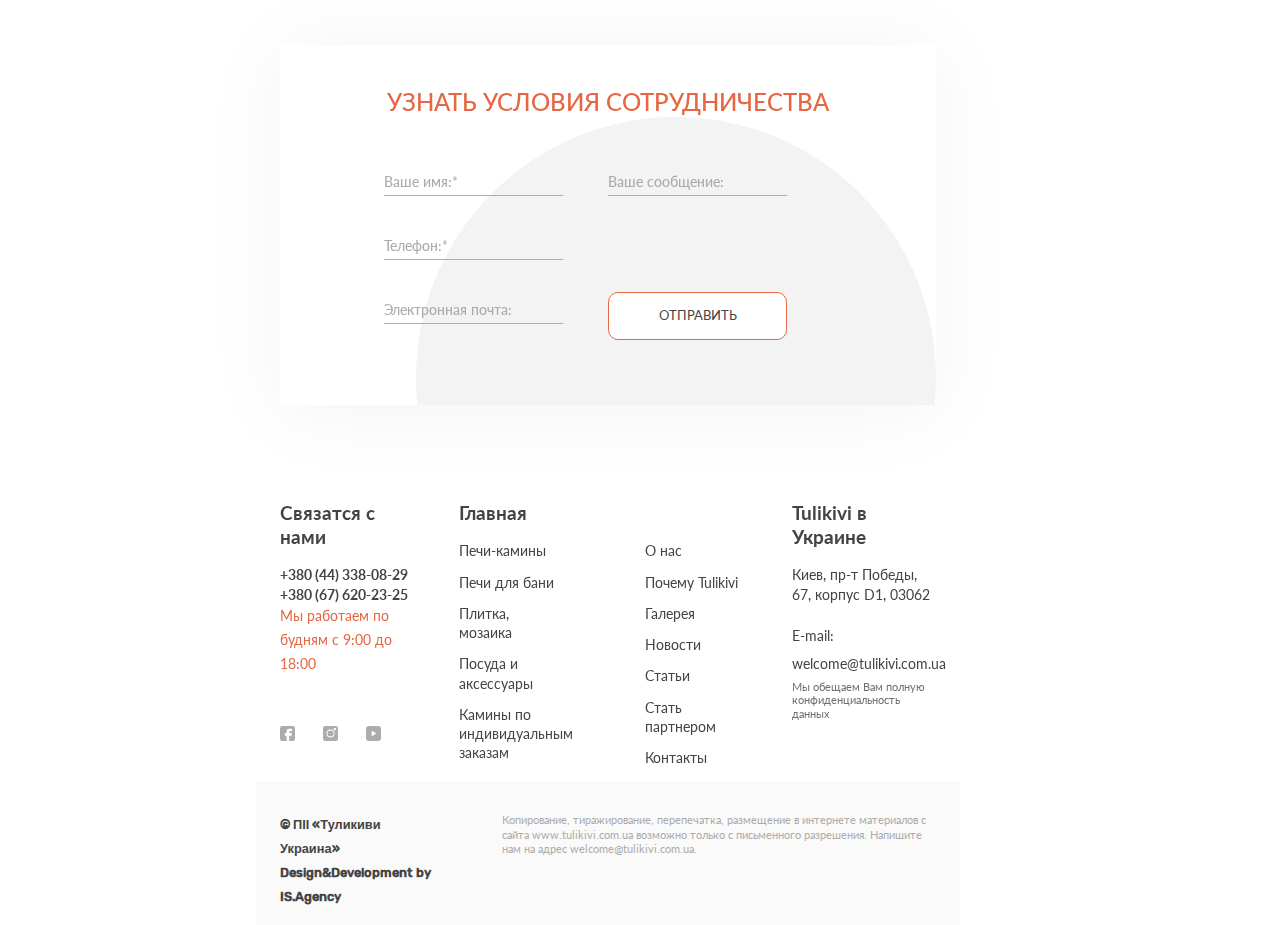
<file: _page_article.html>
<!DOCTYPE html>
<html lang="en">
<head>
    <meta charset="UTF-8"/>
    <title>Фото</title>
    <meta name="viewport" content="width=device-width, initial-scale=1"/>

    <link rel="icon" href="#" type="image/ico" sizes="16x16"/>
    <link rel="stylesheet" href="assets/css/reset.css"/>
    <link rel="stylesheet" href="assets/css/bootstrap.min.css"/>
    <link rel="stylesheet" href="assets/fonts/lato.css"/>
    <link rel="stylesheet" href="assets/slick/slick.css">
    <link rel="stylesheet" href="assets/slick/slick-theme.css">
    <link rel="stylesheet" href="assets/css/style.css"/>
</head>
<body>
<div class="main_wrapper">
    <div class="aside">
        <a href="/" class="aside_logo">
            <img src="assets/img/logo.png" alt="Tulikivi"/>
        </a>
        <div class="aside_logo_text">
            <i>Единственные в мире</i> печи&#8209;камины с теплоотдачей до&nbsp;<i
        >48&nbsp;часов</i>
            и&nbsp;КПД&nbsp;до&nbsp;<i>91%</i>
        </div>
        <div class="aside_phone">
            <p>+380 (44) 338-08-29</p>
            <p>+380 (67) 620-23-25</p>
        </div>
        <div class="aside_menu">
            <ul>
                <li><a href="">ПЕЧИ-КАМИНЫ</a></li>
                <li><a href="">ПЕЧИ ДЛЯ БАНИ</a></li>
                <li><a href="">ПЛИТКА, МОЗАИКА</a></li>
                <li><a href="">ПОСУДА И АКСЕССУАРЫ</a></li>
                <li><a href="">КАМИНЫ ПО ИНДИВИДУАЛЬНЫМ ЗАКАЗАМ</a></li>
                <li><a href="">О Нас</a></li>
                <li><a href="">Почему Tulikivi</a></li>
                <li><a href="">Галерея</a></li>
                <li><a href="">Новости</a></li>
                <li><a href="">Статьи</a></li>
                <li><a href="">Стать партнером</a></li>
                <li><a href="">Контакты</a></li>
            </ul>
        </div>
        <div class="aside_networks">
            <ul>
                <li>
                    <a href=""
                    ><img src="assets/img/facebook.svg" alt=""/>FACEBOOK</a
                    >
                </li>
                <li>
                    <a href=""
                    ><img src="assets/img/instagram.svg" alt=""/>INSTAGRAM</a
                    >
                </li>
                <li>
                    <a href=""><img src="assets/img/youtube.svg" alt=""/>YOUTUBE</a>
                </li>
            </ul>
        </div>
    </div>
    <div class="page_wrapper">
        <section class="page_article_top_info">
            <div class="page_article_top_info_text page_article_top_info_title">
                <h4 class="section_title">Теплоотдача до 48 часов</h4>
                <p>Созданный самой природой горшечный камень наделен исключительным свойством аккумулировать тепло и постепенно отдавать его в окружающую среду, оставаясь теплым до 48 часов после растопки.</p>
            </div>
            <div class="page_article_top_info_img">
                <img src="assets/img/page_article/page_arlicle_main_img.png@2x.png" alt="">
            </div>
        </section>
        <section class="page_article_main_content">
            <h5 class="page_article_main_content_title">В семействе каминов Tulikivi каждый найдет себе модель по душе</h5>
            <p class="page_article_main_content_text">Камины Tulikivi могут отдавать тепло и нагревать помещение до 48 часов после растопки. Теплоаккумулирующая способность печи напрямую зависит от ее веса: чем больше масса камина из талькомагнезита, тем больше тепла может вобрать в себя горшечный камень, и тем дольше он будет оставаться теплым. И наоборот: чем меньше камин, тем меньше его теплоемкость – и тем скорее он остынет и перестанет греть.</p>
            <p class="page_article_main_content_text second-element">Но в любом случае, ни один классический камин или печь не сможет сохранять тепло столь же долго, как теплонакопительный камин Tulikivi: обычный кирпичный камин остынет уже спустя 1-6 часов после растопки.</p>
            <img src="assets/img/page_article/schedule_01@2x.png" alt="">
            <p class="page_article_main_content_text third-element">Печи-камины Tulikivi небольших размеров достигают максимально возможной теплоотдачи (2,75 кВт) через три часа непрерывного горения дров. Спустя 11 часов теплоотдача от печи снижается до 50% от максимальной, а спустя 18 часов – до 25%.</p>
            <img src="assets/img/page_article/schedule_02@2x.png" alt="">
            <p class="page_article_main_content_text">В каминах Tulikivi, где предусмотрен духовой шкаф, наиболее выраженная теплоотдача (3,25 кВТ) происходит через 6 часов растопки. Остывать такая печь будет медленно: только через 23,5 часа количество тепла, отдаваемого окружающим предметам, снизится наполовину. Спустя 36 часов камин-печь будет продолжать согревать ваш дом, но мощность теплоотдачи уменьшится до 25% от пиковой.</p>
            <p class="page_article_main_content_text">Рекордсменом во всей линейке Tulikivi является печь-камин <a class="page_article_main_content_text_link" href="#">TLU2490/91</a> : он продолжает греть в течение 47,6 часов после окончания топки.</p>
        </section>
        <section class="contact_form">
            <h4 class="contact_form_title">УЗНАТЬ УСЛОВИЯ СОТРУДНИЧЕСТВА</h4>
            <form class="contact_form_info" action="#" method="POST">
                <div class="form_input">
                    <input id="form_name" name="name" type="text">
                    <label for="form_name">Ваше имя:*</label>
                </div>
                <div class="form_input">
                    <input id="form_tel" name="telephone" type="tel">
                    <label for="form_tel">Телефон:*</label>
                </div>
                <div class="form_input">
                    <input id="form_email" name="email" type="email">
                    <label for="form_email">Электронная почта:</label>
                </div>
                <div class="form_input">
                    <input id="form_mesg" name="messege" type="text">
                    <label for="form_mesg">Ваше сообщение:</label>
                </div>
                <button class="form_submit" type="submit"><p>ОТПРАВИТЬ</p></button>
            </form>
            <div class="form_bg"></div>
        </section>
        <footer>
            <div class="footer_top_content">
                <div class="footer_contact_info">
                    <h5 class="footer_title">Связатся с нами</h5>
                    <p class="footer_contact_info_tel" type="tel">
                        +380 (44) 338-08-29
                    </p>
                    <p class="footer_contact_info_tel" type="tel">
                        +380 (67) 620-23-25
                    </p>
                    <p class="footer_contact_info_time">Мы работаем по будням с 9:00 до 18:00</p>
                </div>
                <div class="footer_nav">
                    <h5 class="footer_title">Главная</h5>
                    <ul class="footer_nav_list">
                        <li class="footer_nav_link"><a href="#">Печи-камины</a></li>
                        <li class="footer_nav_link"><a href="#">Печи для бани</a></li>
                        <li class="footer_nav_link"><a href="#">Плитка, мозаика</a></li>
                        <li class="footer_nav_link"><a href="#">Посуда и аксессуары</a></li>
                        <li class="footer_nav_link"><a href="#">Камины по индивидуальным заказам</a></li>
                        <li class="footer_nav_link"><a href="#">О нас</a></li>
                        <li class="footer_nav_link"><a href="#">Почему Tulikivi</a></li>
                        <li class="footer_nav_link"><a href="#">Галерея</a></li>
                        <li class="footer_nav_link"><a href="#">Новости</a></li>
                        <li class="footer_nav_link"><a href="#">Статьи</a></li>
                        <li class="footer_nav_link"><a href="#">Стать партнером</a></li>
                        <li class="footer_nav_link"><a href="#">Контакты</a></li>
                    </ul>
                </div>
                <div class="footer_adress">
                    <h5 class="footer_title">Tulikivi в Украине</h5>
                    <p class="footer_adress_value">Киев, пр-т Победы, 67, корпус D1, 03062</p>
                    <p class="footer_adress_email">E-mail:</p>
                    <p class="footer_adress_email"> welcome@tulikivi.com.ua</p>
                    <p class="footer_adress_small_text">Мы обещаем Вам полную конфиденциальность данных</p>
                </div>
                <div class="social_icon">
                    <ul>
                        <li>
                            <a href=""
                            ><img src="assets/img/facebook.svg" alt=""/></a
                            >
                        </li>
                        <li>
                            <a href=""
                            ><img src="assets/img/instagram.svg" alt=""/></a
                            >
                        </li>
                        <li>
                            <a href=""><img src="assets/img/youtube.svg" alt=""/></a>
                        </li>
                    </ul>

                </div>
            </div>
            <div class="footer_down_content">
                <div class="footer_down_content_bold">
                    <p>
                        © ПІІ «Туликиви Украина»
                    </p>
                    <p>
                        Design&Development by IS.Agency
                    </p>
                </div>
                <p class="footer_down_content_text">
                    Копирование, тиражирование, перепечатка, размещение в интернете материалов с сайта
                    www.tulikivi.com.ua возможно только с письменного разрешения. Напишите нам на адрес
                    welcome@tulikivi.com.ua.
                </p>
            </div>
        </footer>

    </div>
    <div class="site_bar">
        <div class="site_bar_icons">
            <div class="site_bar_icons_icon">
                <img src="assets/img/Icons-01.svg" alt="">
            </div>
            <div class="site_bar_icons_icon">
                <img src="assets/img/Icons-02.svg" alt="">
            </div>
            <div class="site_bar_icons_icon">
                <img src="assets/img/Icons-03.svg" alt="">
            </div>
            <div class="site_bar_icons_icon">
                <img src="assets/img/Icons-04.svg" alt="">
            </div>
            <div class="site_bar_icons_icon">
                <img src="assets/img/Icons-05.svg" alt="">
            </div>
            <div class="site_bar_icons_icon">
                <img src="assets/img/Icons-06.svg" alt="">
            </div>
        </div>

        <div class="site_bar_seen">
            <h4 class="site_bar_title">Раніше переглянуті</h4>
            <div class="site_bar_seen_list">
                <div class="seen_item">
                    <div class="seen_item_img">
                        <img src="assets/img/site_bar_img/raita@2x.png" alt="">
                    </div>
                    <p>RAITA</p>
                </div>
                <div class="seen_item">
                    <div class="seen_item_img">
                        <img src="assets/img/site_bar_img/raita2@2x.png" alt="">
                    </div>
                    <p>RAITA</p>
                </div>
                <div class="seen_item">
                    <div class="seen_item_img">
                        <img src="assets/img/site_bar_img/raita@2x.png" alt="">
                    </div>
                    <p>RAITA</p>
                </div>
            </div>
        </div>
        <div class="site_bar_down_bg">
            <img src="assets/img/page_gallery/site_bar_down_bg@2x.png" alt="">
        </div>
    </div>
</div>
<script src="assets/js/jquery.js"></script>
<script type="text/javascript" src="assets/slick/slick.min.js"></script>
<script src="assets/js/script.js"></script>
</body>
</html>
</file>
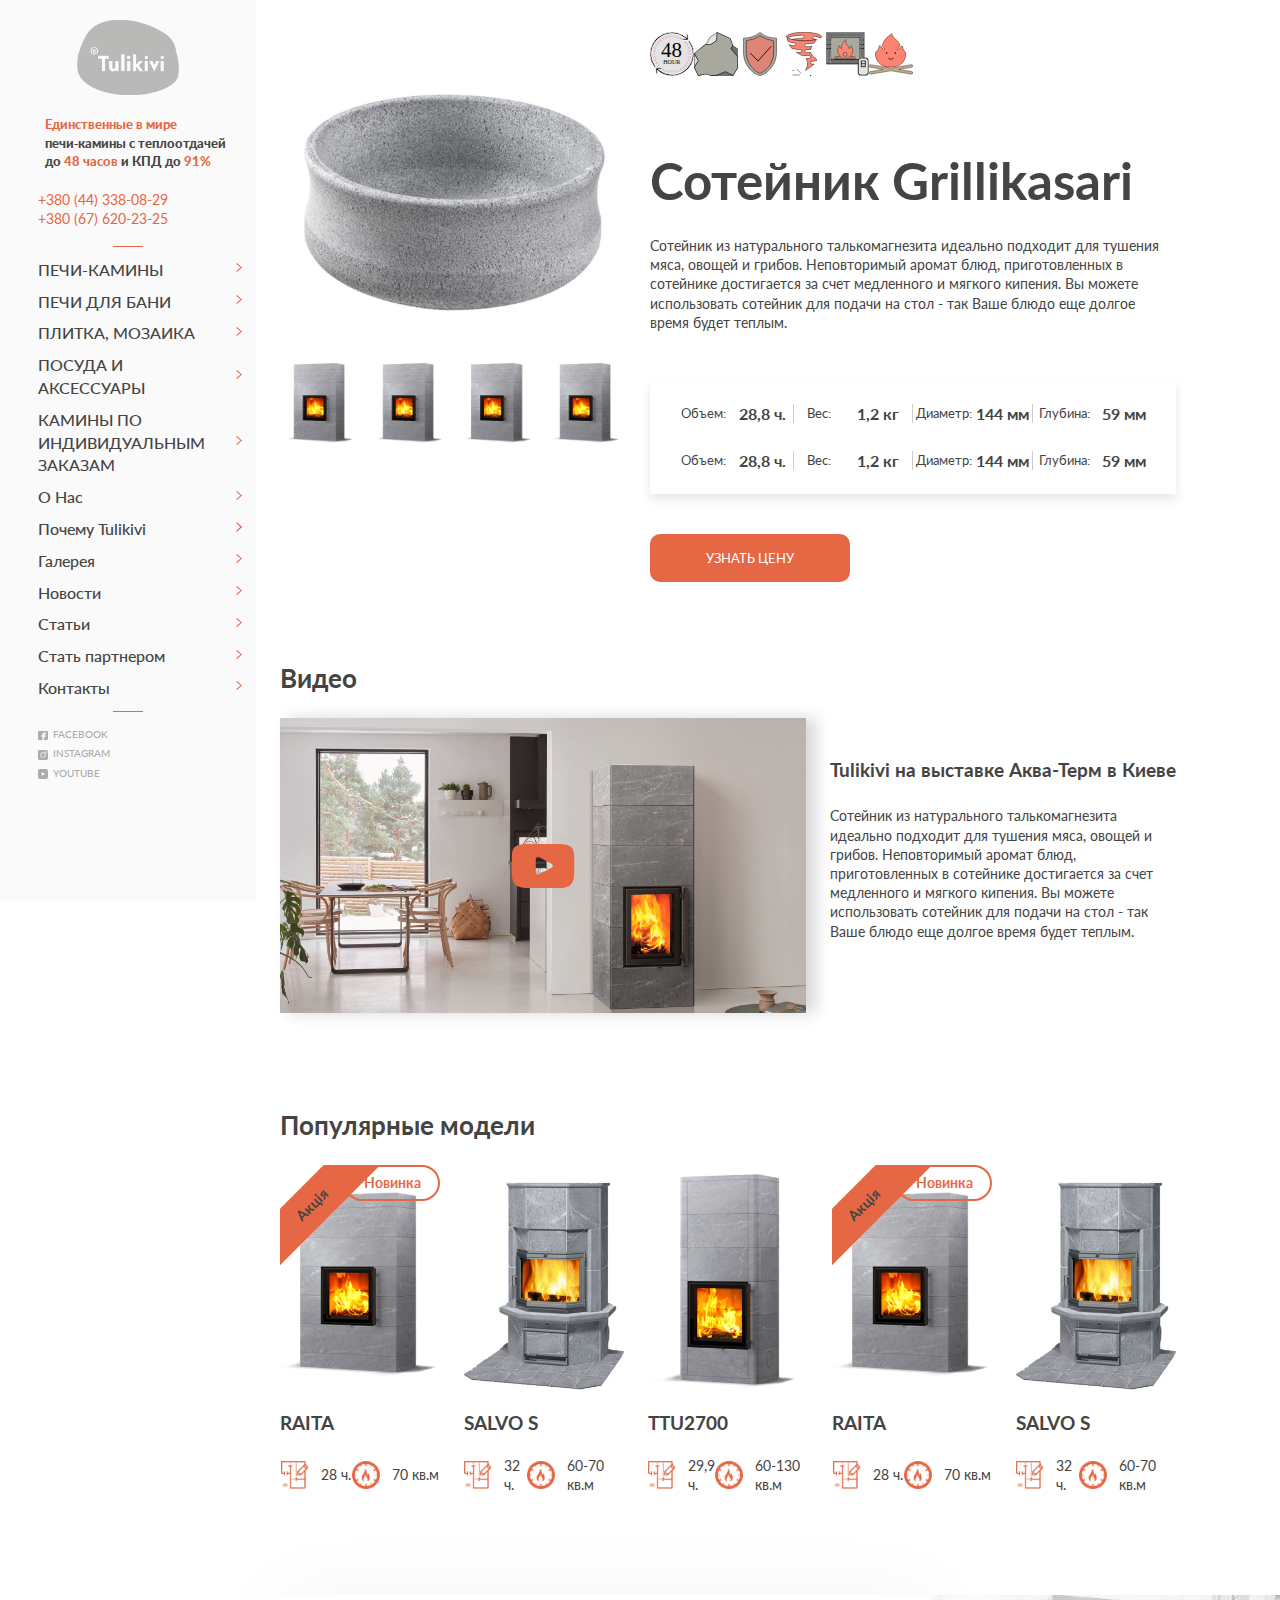
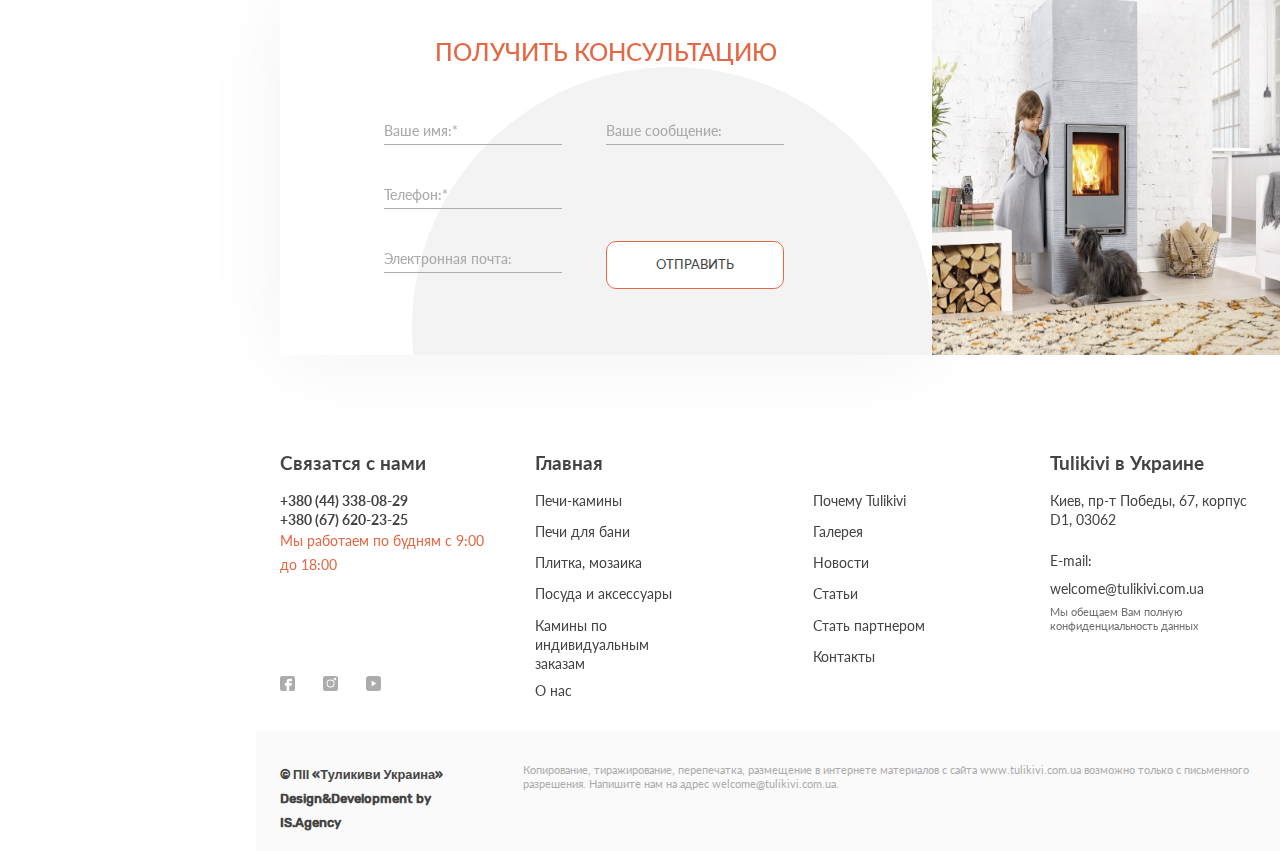
<file: _page_product_2.html>
<!DOCTYPE html>
<html lang="en">
<head>
    <meta charset="UTF-8">
    <title>Сотейник</title>
    <meta name="viewport" content="width=device-width, initial-scale=1">

    <link rel="icon" href="" type="image/ico" sizes="16x16">
    <link rel="stylesheet" href="assets/css/reset.css">
    <link rel="stylesheet" href="assets/css/bootstrap.min.css">
    <link rel="stylesheet" href="assets/fonts/lato.css">
    <link rel="stylesheet" href="assets/css/style.css">
</head>
<body>
<div class="main_wrapper">
    <div class="aside">
        <a href="/" class="aside_logo">
            <img src="assets/img/logo.png" alt="Tulikivi">
        </a>
        <div class="aside_logo_text">
            <i>Единственные в мире</i> печи&#8209;камины с теплоотдачей до&nbsp;<i>48&nbsp;часов</i> и&nbsp;КПД&nbsp;до&nbsp;<i>91%</i>
        </div>
        <div class="aside_phone">
            <p>+380 (44) 338-08-29</p>
            <p>+380 (67) 620-23-25</p>
        </div>
        <div class="aside_menu">
            <ul>
                <li><a href="">ПЕЧИ-КАМИНЫ</a></li>
                <li><a href="">ПЕЧИ ДЛЯ БАНИ</a></li>
                <li><a href="">ПЛИТКА, МОЗАИКА</a></li>
                <li><a href="">ПОСУДА И АКСЕССУАРЫ</a></li>
                <li><a href="">КАМИНЫ ПО ИНДИВИДУАЛЬНЫМ ЗАКАЗАМ</a></li>
                <li><a href="">О Нас</a></li>
                <li><a href="">Почему Tulikivi</a></li>
                <li><a href="">Галерея</a></li>
                <li><a href="">Новости</a></li>
                <li><a href="">Статьи</a></li>
                <li><a href="">Стать партнером</a></li>
                <li><a href="">Контакты</a></li>
            </ul>
        </div>
        <div class="aside_networks">
            <ul>
                <li><a href=""><img src="assets/img/facebook.svg" alt="">FACEBOOK</a></li>
                <li><a href=""><img src="assets/img/instagram.svg" alt="">INSTAGRAM</a></li>
                <li><a href=""><img src="assets/img/youtube.svg" alt="">YOUTUBE</a></li>
            </ul>
        </div>
    </div>
    <div class="page_wrapper_without_site_bar">
        <section class="product_two_card">
            <div class="product_two_card_img">
                <div class="product_two_card_img_main">
                    <img src="assets/img/page_product_2/0.5литра1@2x.png" alt="">
                </div>
                <div class="product_two_card_img_list">
                    <div class="product_two_card_img_list_item">
                        <img src="assets/img/page_product_2/product@2x.png" alt="">
                    </div>
                    <div class="product_two_card_img_list_item">
                        <img src="assets/img/page_product_2/product@2x.png" alt="">
                    </div>
                    <div class="product_two_card_img_list_item">
                        <img src="assets/img/page_product_2/product@2x.png" alt="">
                    </div>
                    <div class="product_two_card_img_list_item">
                        <img src="assets/img/page_product_2/product@2x.png" alt="">
                    </div>
                </div>
            </div>
            <div class="product_two_card_info">
                <div class="product_two_card_info_top">
                    <div class="site_bar_icons">
                        <div class="site_bar_icons_icon">
                            <img src="assets/img/Icons-01.svg" alt="">
                        </div>
                        <div class="site_bar_icons_icon">
                            <img src="assets/img/Icons-02.svg" alt="">
                        </div>
                        <div class="site_bar_icons_icon">
                            <img src="assets/img/Icons-03.svg" alt="">
                        </div>
                        <div class="site_bar_icons_icon">
                            <img src="assets/img/Icons-04.svg" alt="">
                        </div>
                        <div class="site_bar_icons_icon">
                            <img src="assets/img/Icons-05.svg" alt="">
                        </div>
                        <div class="site_bar_icons_icon">
                            <img src="assets/img/Icons-06.svg" alt="">
                        </div>
                    </div>
                    <!--///!!! Заменить этот блок/// -->
                    <div class="buttons_buy"></div>
                    <!--=======================-->
                </div>
                <div class="product_two_card_info_main">
                    <h3 class="section_title product_two_card_info_main_title">Сотейник Grillikasari</h3>
                    <p  class="product_two_card_info_main_text">Сотейник из натурального талькомагнезита идеально подходит для тушения мяса, овощей и грибов.
                        Неповторимый аромат блюд, приготовленных в сотейнике достигается за счет медленного и мягкого
                        кипения. Вы можете использовать сотейник для подачи на стол - так Ваше блюдо еще долгое время
                        будет теплым.</p>
                    <div class="product_two_card_info_main_values">
                        <div class="info_main_values_item">
                            <div class="info_main_values_item_size">
                                <p class="info_main_values_item_size_name">Объем:</p>
                                <p class="info_main_values_item_size_number">28,8 ч.</p>
                            </div>
                            <div class="info_main_values_item_size">
                                <p class="info_main_values_item_size_name">Вес:</p>
                                <p class="info_main_values_item_size_number">1,2 кг</p>
                            </div>
                            <div class="info_main_values_item_size">
                                <p class="info_main_values_item_size_name">Диаметр:</p>
                                <p class="info_main_values_item_size_number">144 мм</p>
                            </div>
                            <div class="info_main_values_item_size">
                                <p class="info_main_values_item_size_name">Глубина:</p>
                                <p class="info_main_values_item_size_number">59 мм</p>
                            </div>
                        </div>

                        <div class="info_main_values_item">
                            <div class="info_main_values_item_size">
                                <p class="info_main_values_item_size_name">Объем:</p>
                                <p class="info_main_values_item_size_number">28,8 ч.</p>
                            </div>
                            <div class="info_main_values_item_size">
                                <p class="info_main_values_item_size_name">Вес:</p>
                                <p class="info_main_values_item_size_number">1,2 кг</p>
                            </div>
                            <div class="info_main_values_item_size">
                                <p class="info_main_values_item_size_name">Диаметр:</p>
                                <p class="info_main_values_item_size_number">144 мм</p>
                            </div>
                            <div class="info_main_values_item_size">
                                <p class="info_main_values_item_size_name">Глубина:</p>
                                <p class="info_main_values_item_size_number">59 мм</p>
                            </div>
                        </div>
                            
                    </div>
                    <button class="product_two_card_info_main_button">УЗНАТЬ ЦЕНУ</button>
                </div>
            </div>
        </section>
        <section class="product_two_video">
            <h4 class="section_title">Видео</h4>
            <div class="product_two_video_content">
                <div class="product_two_video_content_video">
                    <img src="assets/img/page_product_2/information_bg@2x.png" alt="">
                    <div class="product_two_video_content_video_play">
                        <img src="assets/img/play.svg" alt="">
                    </div>
                </div>
                <div class="product_two_video_content_text">
                    <h5 class="product_two_video_content_text_title">Tulikivi на выставке Аква-Терм в Киеве</h5>
                    <p>Сотейник из натурального талькомагнезита идеально подходит для тушения мяса, овощей и грибов. Неповторимый аромат блюд, приготовленных в сотейнике достигается за счет медленного и мягкого кипения. Вы можете использовать сотейник для подачи на стол - так Ваше блюдо еще долгое время будет теплым.</p>
                </div>
            </div>
        </section>
        <section class="product_two_popular_models">
            <h3 class="section_title">Популярные модели</h3>
            <div class="popular_models_on_page_product_two">
                <div class="popular_model popular_model_on_page_product_two">
                    <div class="popular_model_img">
                        <img src="assets/img/page_ovens/ovens/raita@2x.png" alt="">
                    </div>
                    <p class="popular_model_name">RAITA</p>
                    <div class="popular_model_features">
                        <div class="popular_model_features_icon">
                            <img src="assets/img/page_ovens/002-blueprint.png" alt="">
                            <p>28 ч.</p>
                        </div>
                        <div class="popular_model_features_icon">
                            <img src="assets/img/page_ovens/asset-5.png" alt="">
                            <p>70 кв.м</p>
                        </div>
                    </div>
                    <button class="popular_model_button_more">ПОДРОБНЕЕ</button>
                    <div class="popular_model_label_stock">
                        <p>Акція</p>
                    </div>
                    <div class="popular_model_label_new">
                        <p>Новинка</p>
                    </div>
                </div>
                <div class="popular_model popular_model_on_page_product_two">
                    <div class="popular_model_img">
                        <img src="assets/img/page_ovens/ovens/salvo-s@2x.png" alt="">
                    </div>
                    <p class="popular_model_name">SALVO S</p>
                    <div class="popular_model_features">
                        <div class="popular_model_features_icon">
                            <img src="assets/img/page_ovens/002-blueprint.png" alt="">
                            <p>32 ч.</p>
                        </div>
                        <div class="popular_model_features_icon">
                            <img src="assets/img/page_ovens/asset-5.png" alt="">
                            <p>60-70 кв.м</p>
                        </div>
                    </div>
                    <button class="popular_model_button_more">ПОДРОБНЕЕ</button>
                </div>
                <div class="popular_model popular_model_on_page_product_two">
                    <div class="popular_model_img">
                        <img src="assets/img/page_ovens/ovens/ttu2700@2x.png" alt="">
                    </div>
                    <p class="popular_model_name">TTU2700</p>
                    <div class="popular_model_features">
                        <div class="popular_model_features_icon">
                            <img src="assets/img/page_ovens/002-blueprint.png" alt="">
                            <p>29,9 ч.</p>
                        </div>
                        <div class="popular_model_features_icon">
                            <img src="assets/img/page_ovens/asset-5.png" alt="">
                            <p>60-130 кв.м</p>
                        </div>
                    </div>
                    <button class="popular_model_button_more">ПОДРОБНЕЕ</button>
                </div>
                <div class="popular_model popular_model_on_page_product_two">
                    <div class="popular_model_img">
                        <img src="assets/img/page_ovens/ovens/raita@2x.png" alt="">
                    </div>
                    <p class="popular_model_name">RAITA</p>
                    <div class="popular_model_features">
                        <div class="popular_model_features_icon">
                            <img src="assets/img/page_ovens/002-blueprint.png" alt="">
                            <p>28 ч.</p>
                        </div>
                        <div class="popular_model_features_icon">
                            <img src="assets/img/page_ovens/asset-5.png" alt="">
                            <p>70 кв.м</p>
                        </div>
                    </div>
                    <button class="popular_model_button_more">ПОДРОБНЕЕ</button>
                    <div class="popular_model_label_stock">
                        <p>Акція</p>
                    </div>
                    <div class="popular_model_label_new">
                        <p>Новинка</p>
                    </div>
                </div>
                <div class="popular_model popular_model_on_page_product_two">
                    <div class="popular_model_img">
                        <img src="assets/img/page_ovens/ovens/salvo-s@2x.png" alt="">
                    </div>
                    <p class="popular_model_name">SALVO S</p>
                    <div class="popular_model_features">
                        <div class="popular_model_features_icon">
                            <img src="assets/img/page_ovens/002-blueprint.png" alt="">
                            <p>32 ч.</p>
                        </div>
                        <div class="popular_model_features_icon">
                            <img src="assets/img/page_ovens/asset-5.png" alt="">
                            <p>60-70 кв.м</p>
                        </div>
                    </div>
                    <button class="popular_model_button_more">ПОДРОБНЕЕ</button>
                </div>
            </div>
        </section>
        <section class="contact_form_wrapper">
            <div class="contact_form  contact_form_with_img">
                <h4 class="contact_form_title">ПОЛУЧИТЬ КОНСУЛЬТАЦИЮ</h4>
                <form class="contact_form_info" action="#" method="POST">
                    <div class="form_input">
                        <input id="form_name" name="name" type="text">
                        <label for="form_name">Ваше имя:*</label>
                    </div>
                    <div class="form_input">
                        <input id="form_tel" name="telephone" type="tel">
                        <label for="form_tel">Телефон:*</label>
                    </div>
                    <div class="form_input">
                        <input id="form_email" name="email" type="email">
                        <label for="form_email">Электронная почта:</label>
                    </div>
                    <div class="form_input">
                        <input id="form_mesg" name="messege" type="text">
                        <label for="form_mesg">Ваше сообщение:</label>
                    </div>
                    <button class="form_submit" type="submit"><p>ОТПРАВИТЬ</p></button>
                </form>
                <div class="form_bg form_bg_with_img"></div>
            </div>
            <div class="contact_form_img">
                <img src="assets/img/page_product_2/form_img.png" alt="">
            </div>
        </section>
        <footer class="footer">
            <div class="footer_top_content">
                <div class="footer_contact_info">
                    <h5 class="footer_title">Связатся с нами</h5>
                    <p class="footer_contact_info_tel" type="tel">
                        +380 (44) 338-08-29
                    </p>
                    <p class="footer_contact_info_tel" type="tel">
                        +380 (67) 620-23-25
                    </p>
                    <p class="footer_contact_info_time">Мы работаем по будням с 9:00 до 18:00</p>
                </div>
                <div class="footer_nav">
                    <h5 class="footer_title">Главная</h5>
                    <ul class="footer_nav_list">
                        <li class="footer_nav_link"><a href="#">Печи-камины</a></li>
                        <li class="footer_nav_link"><a href="#">Печи для бани</a></li>
                        <li class="footer_nav_link"><a href="#">Плитка, мозаика</a></li>
                        <li class="footer_nav_link"><a href="#">Посуда и аксессуары</a></li>
                        <li class="footer_nav_link"><a href="#">Камины по индивидуальным заказам</a></li>
                        <li class="footer_nav_link"><a href="#">О нас</a></li>
                        <li class="footer_nav_link"><a href="#">Почему Tulikivi</a></li>
                        <li class="footer_nav_link"><a href="#">Галерея</a></li>
                        <li class="footer_nav_link"><a href="#">Новости</a></li>
                        <li class="footer_nav_link"><a href="#">Статьи</a></li>
                        <li class="footer_nav_link"><a href="#">Стать партнером</a></li>
                        <li class="footer_nav_link"><a href="#">Контакты</a></li>
                    </ul>
                </div>
                <div class="footer_adress">
                    <h5 class="footer_title">Tulikivi в Украине</h5>
                    <p class="footer_adress_value">Киев, пр-т Победы, 67, корпус D1, 03062</p>
                    <p class="footer_adress_email">E-mail:</p>
                    <p class="footer_adress_email"> welcome@tulikivi.com.ua</p>
                    <p class="footer_adress_small_text">Мы обещаем Вам полную конфиденциальность данных</p>
                </div>
                <div class="social_icon">
                    <ul>
                        <li>
                            <a href=""
                            ><img src="assets/img/facebook.svg" alt=""/></a
                            >
                        </li>
                        <li>
                            <a href=""
                            ><img src="assets/img/instagram.svg" alt=""/></a
                            >
                        </li>
                        <li>
                            <a href=""><img src="assets/img/youtube.svg" alt=""/></a>
                        </li>
                    </ul>

                </div>
            </div>
            <div class="footer_down_content">
                <div class="footer_down_content_bold">
                    <p>
                        © ПІІ «Туликиви Украина»
                    </p>
                    <p>
                        Design&Development by IS.Agency
                    </p>
                </div>
                <p class="footer_down_content_text">
                    Копирование, тиражирование, перепечатка, размещение в интернете материалов с сайта
                    www.tulikivi.com.ua возможно только с письменного разрешения. Напишите нам на адрес
                    welcome@tulikivi.com.ua.
                </p>
            </div>
        </footer>
    </div>
</div>
<script src="assets/js/jquery.js"></script>
<script src="assets/js/script.js"></script>
</body>
</html>
</file>
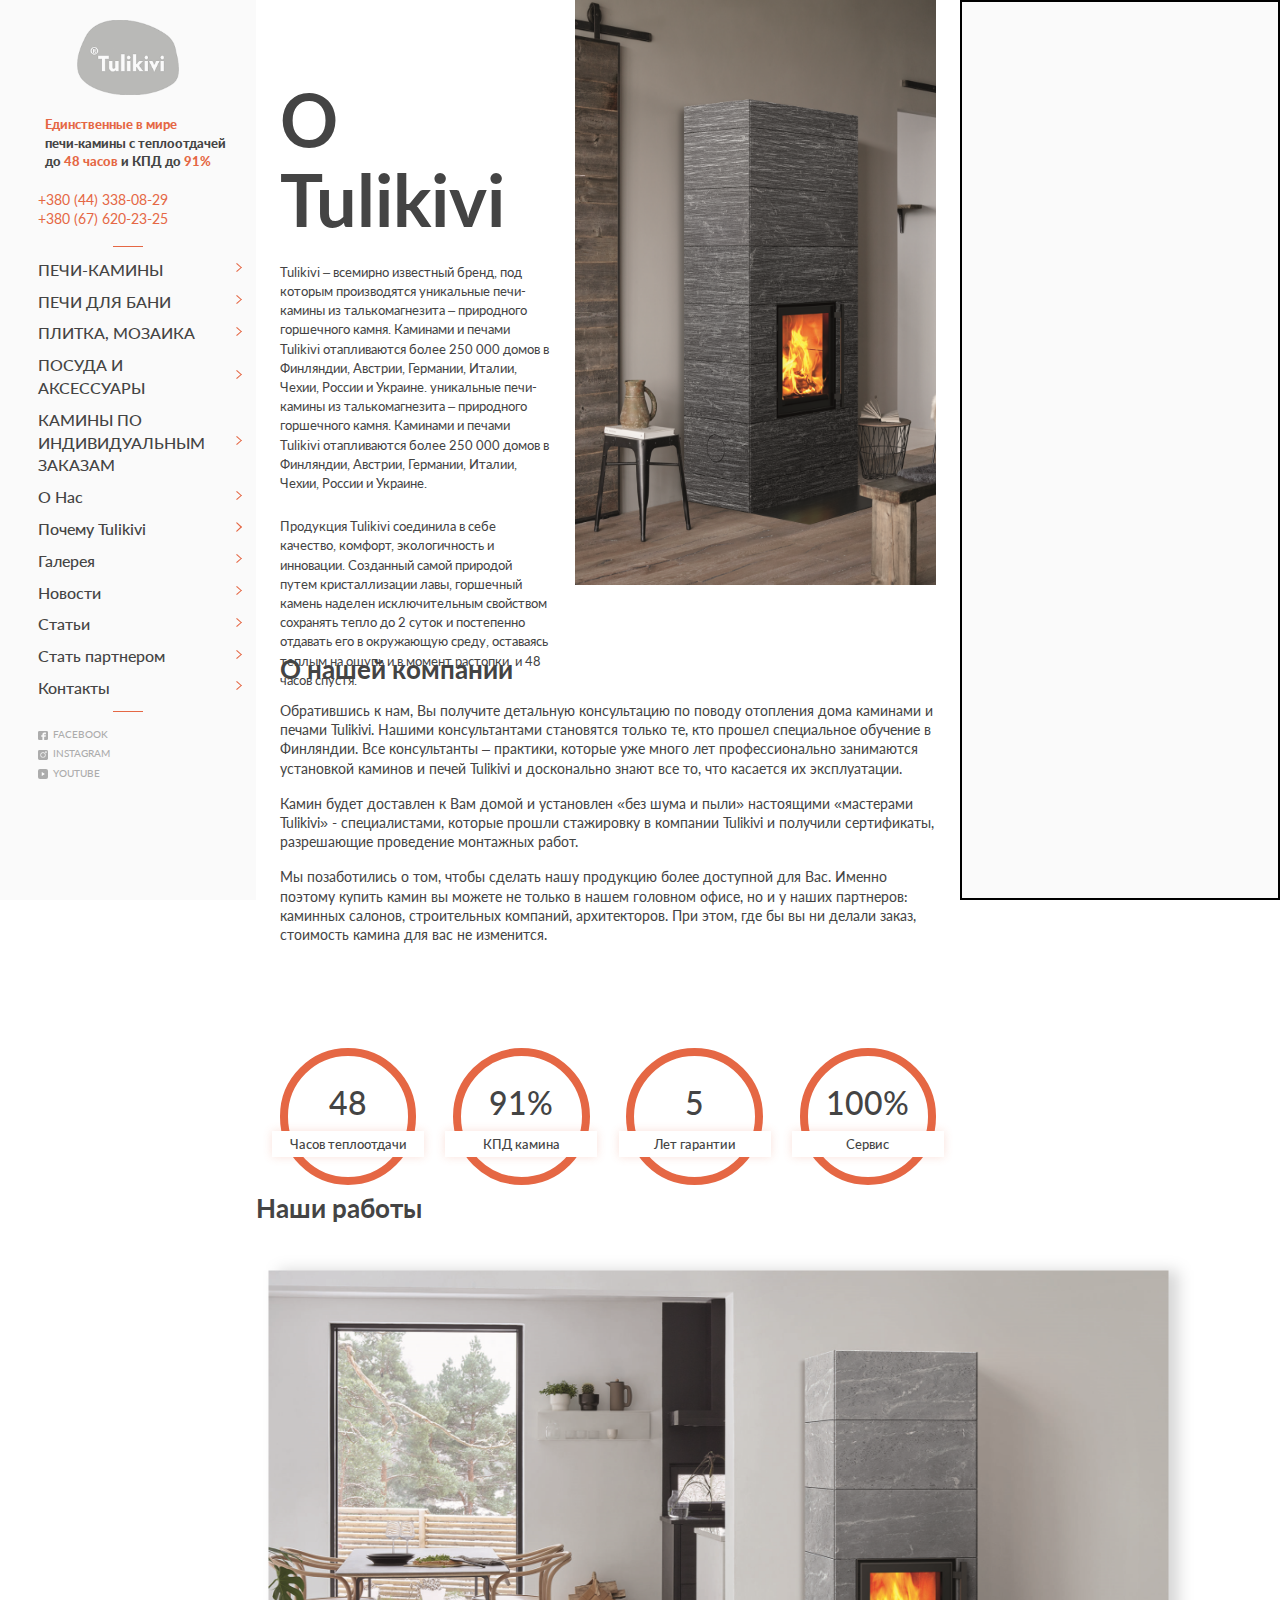
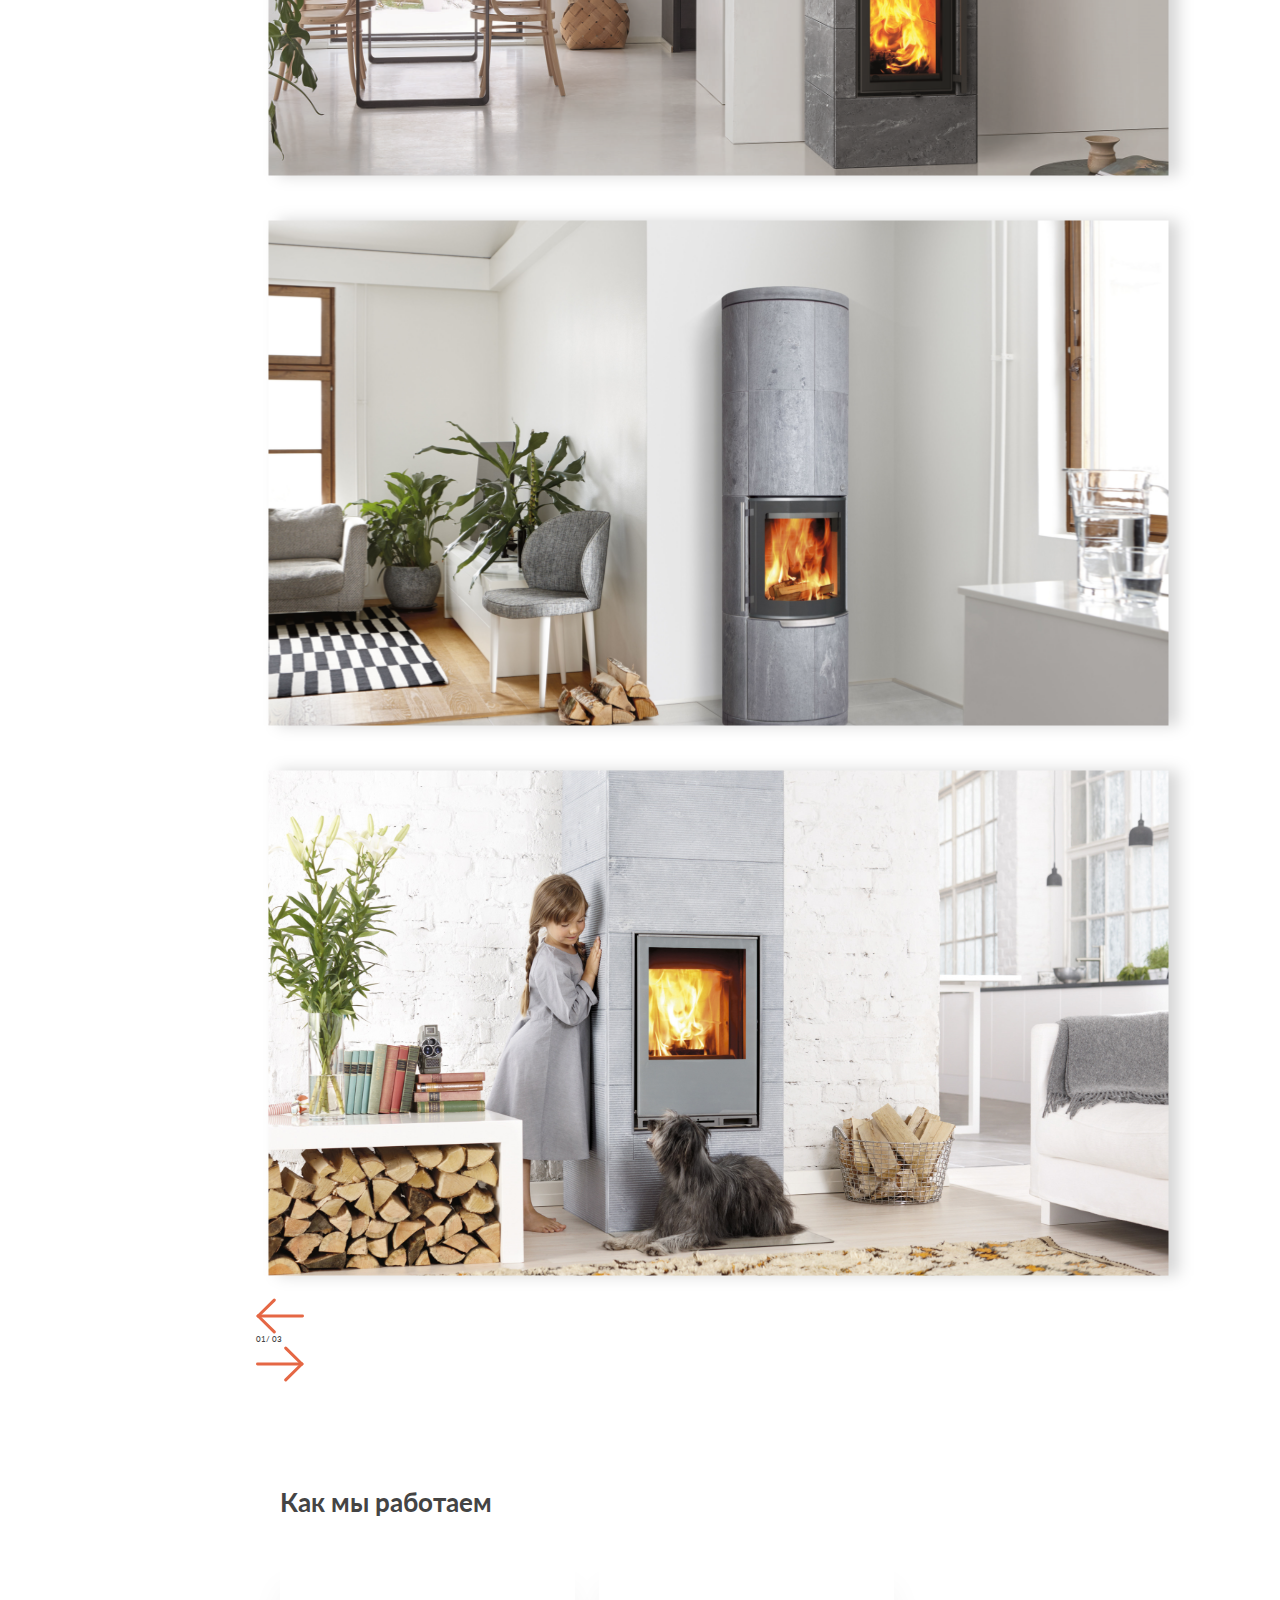
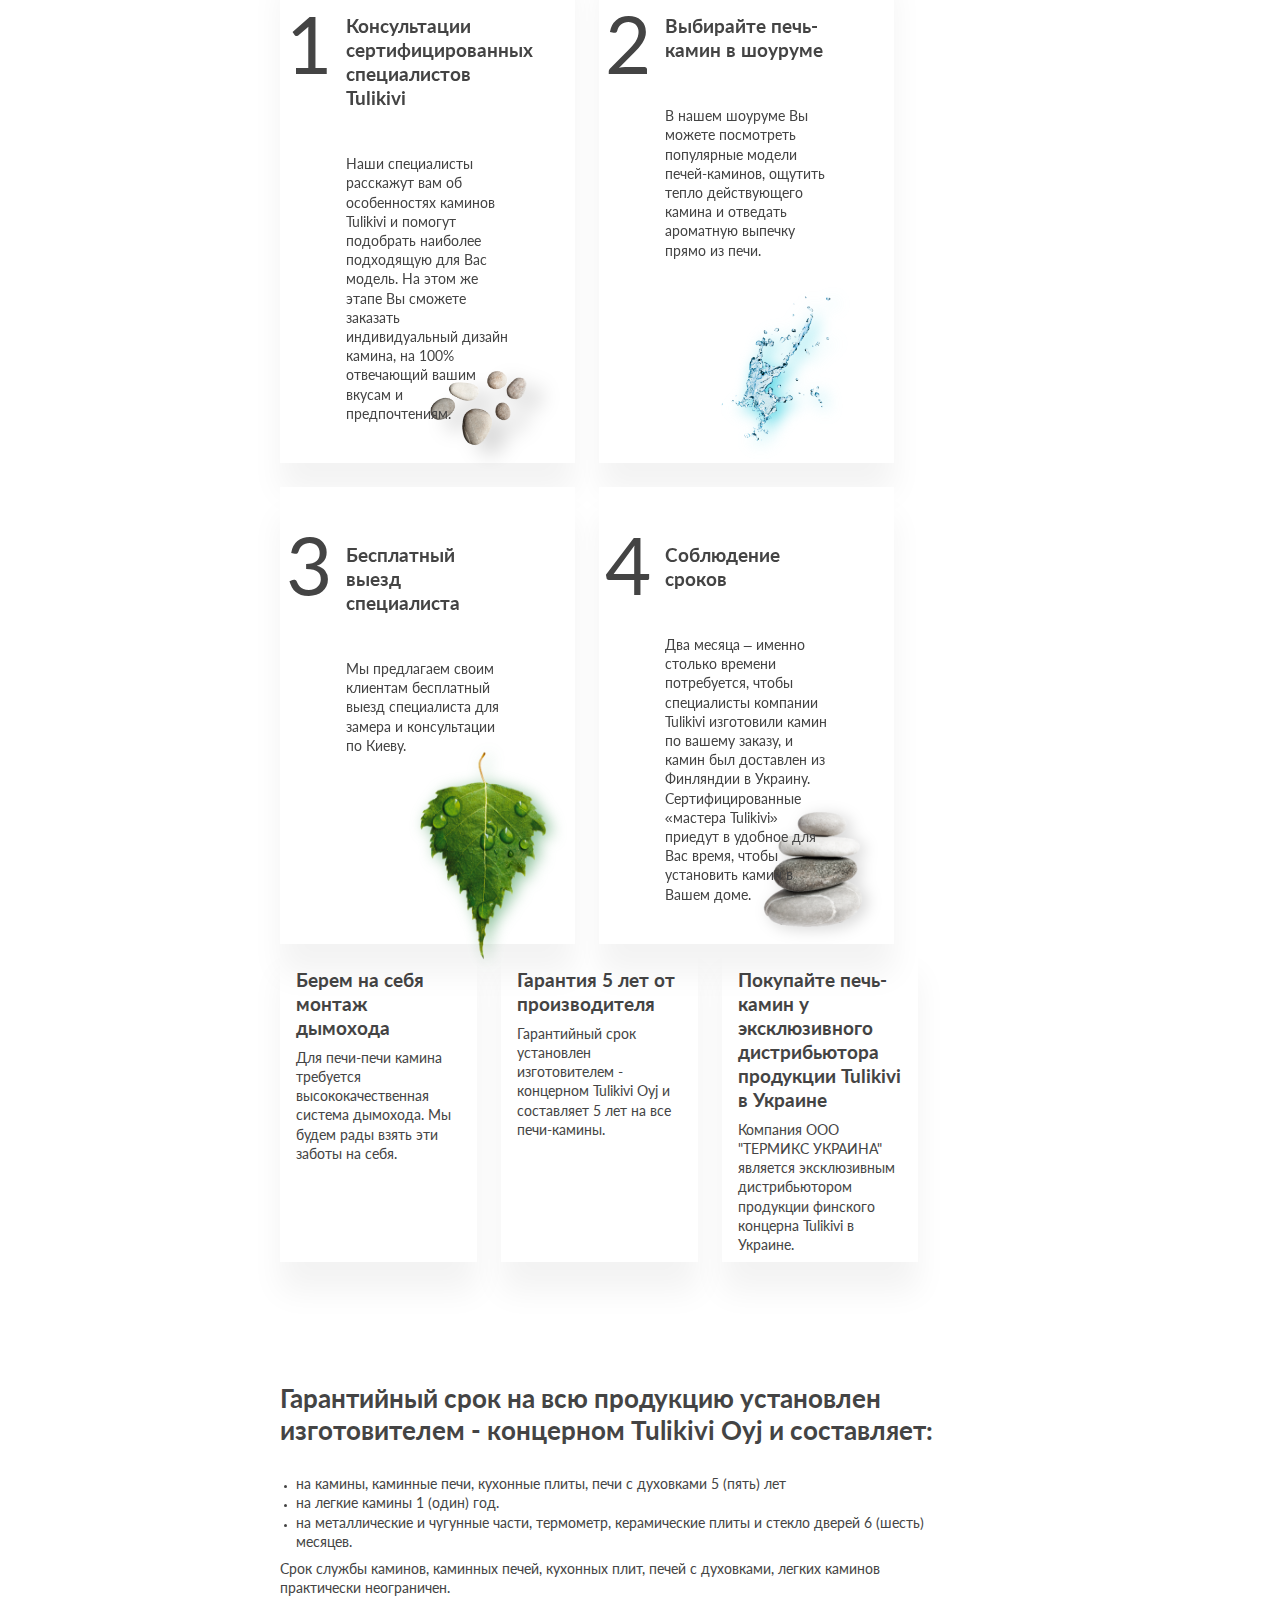
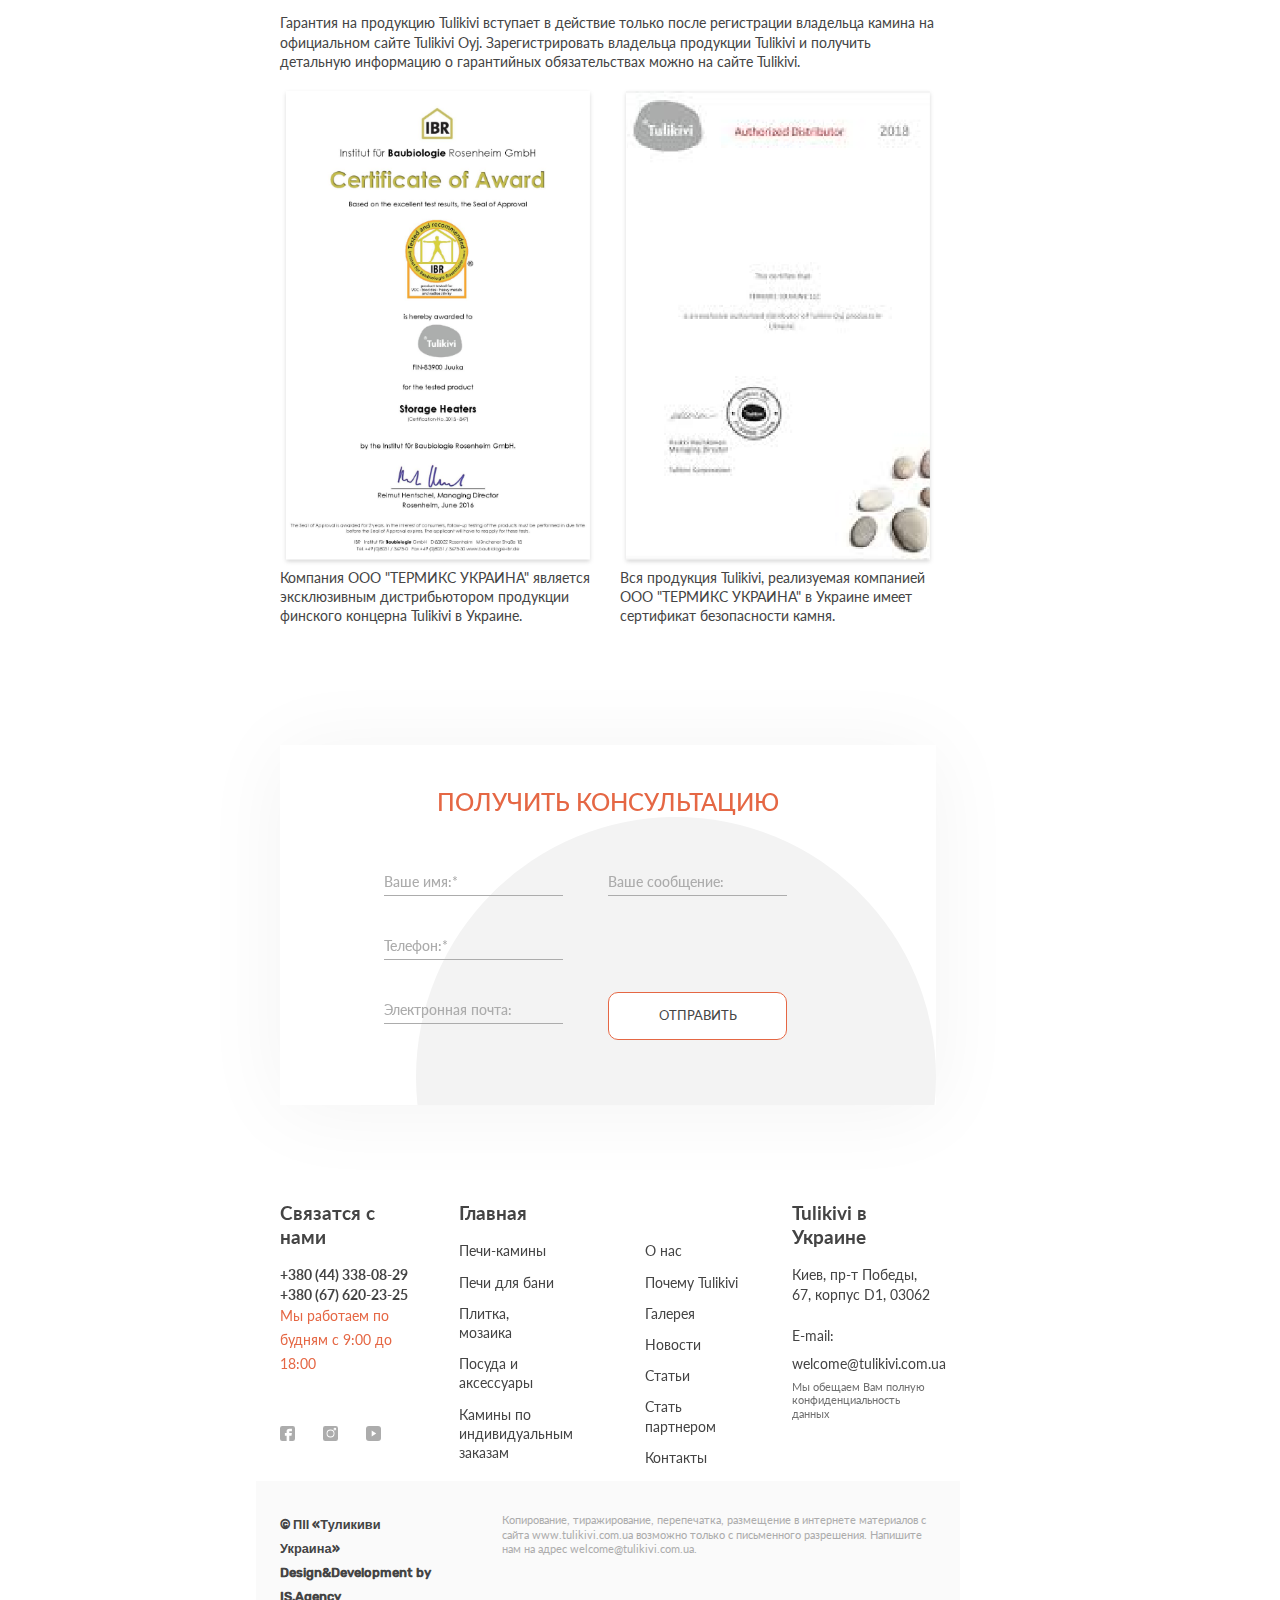
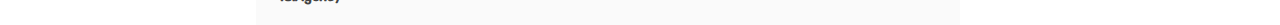
<file: about.html>
<!DOCTYPE html>
<html lang="en">
<head>
    <meta charset="UTF-8"/>
    <title>О нас</title>
    <meta name="viewport" content="width=device-width, initial-scale=1"/>

    <link rel="icon" href="#" type="image/ico" sizes="16x16"/>
    <link rel="stylesheet" href="assets/css/reset.css"/>
    <link rel="stylesheet" href="assets/css/bootstrap.min.css"/>
    <link rel="stylesheet" href="assets/fonts/lato.css"/>
    <link rel="stylesheet" href="assets/slick/slick.css">
    <link rel="stylesheet" href="assets/slick/slick-theme.css">
    <link rel="stylesheet" href="assets/css/style.css"/>
</head>
<body>
<div class="main_wrapper">
    <div class="aside">
        <a href="/" class="aside_logo">
            <img src="assets/img/logo.png" alt="Tulikivi"/>
        </a>
        <div class="aside_logo_text">
            <i>Единственные в мире</i> печи&#8209;камины с теплоотдачей до&nbsp;<i
        >48&nbsp;часов</i>
            и&nbsp;КПД&nbsp;до&nbsp;<i>91%</i>
        </div>
        <div class="aside_phone">
            <p>+380 (44) 338-08-29</p>
            <p>+380 (67) 620-23-25</p>
        </div>
        <div class="aside_menu">
            <ul>
                <li><a href="">ПЕЧИ-КАМИНЫ</a></li>
                <li><a href="">ПЕЧИ ДЛЯ БАНИ</a></li>
                <li><a href="">ПЛИТКА, МОЗАИКА</a></li>
                <li><a href="">ПОСУДА И АКСЕССУАРЫ</a></li>
                <li><a href="">КАМИНЫ ПО ИНДИВИДУАЛЬНЫМ ЗАКАЗАМ</a></li>
                <li><a href="">О Нас</a></li>
                <li><a href="">Почему Tulikivi</a></li>
                <li><a href="">Галерея</a></li>
                <li><a href="">Новости</a></li>
                <li><a href="">Статьи</a></li>
                <li><a href="">Стать партнером</a></li>
                <li><a href="">Контакты</a></li>
            </ul>
        </div>
        <div class="aside_networks">
            <ul>
                <li>
                    <a href=""
                    ><img src="assets/img/facebook.svg" alt=""/>FACEBOOK</a
                    >
                </li>
                <li>
                    <a href=""
                    ><img src="assets/img/instagram.svg" alt=""/>INSTAGRAM</a
                    >
                </li>
                <li>
                    <a href=""><img src="assets/img/youtube.svg" alt=""/>YOUTUBE</a>
                </li>
            </ul>
        </div>
    </div>
    <div class="page_wrapper">
        <section class="about_top">
            <div class="about_top_text">
                <h3 class="section_title about_top_text_title">
                    O Tulikivi
                </h3>
                <p>
                    Tulikivi – всемирно известный бренд, под которым производятся
                    уникальные печи-камины из талькомагнезита – природного горшечного
                    камня. Каминами и печами Tulikivi отапливаются более 250 000 домов
                    в Финляндии, Австрии, Германии, Италии, Чехии, России и Украине.
                    уникальные печи-камины из талькомагнезита – природного горшечного
                    камня. Каминами и печами Tulikivi отапливаются более 250 000 домов
                    в Финляндии, Австрии, Германии, Италии, Чехии, России и Украине.
                </p>
                <p>
                    Продукция Tulikivi соединила в себе качество, комфорт,
                    экологичность и инновации. Созданный самой природой путем
                    кристаллизации лавы, горшечный камень наделен исключительным
                    свойством сохранять тепло до 2 суток и постепенно отдавать его в
                    окружающую среду, оставаясь теплым на ощупь и в момент растопки, и
                    48 часов спустя.
                </p>
            </div>
            <div class="about_top_wrapper_img">
                <img class="about_top_image" src="assets/img/ about_us@2x.png" alt="foto"/>
            </div>
        </section>
        <section class="about_company">
            <h4 class="section_title about_company_title">
                О нашей компании
            </h4>
            <p>
                Обратившись к нам, Вы получите детальную консультацию по поводу отопления дома каминами и печами
                Tulikivi. Нашими консультантами становятся только те, кто прошел специальное обучение в Финляндии. Все
                консультанты – практики, которые уже много лет профессионально занимаются установкой каминов и печей
                Tulikivi и досконально знают все то, что касается их эксплуатации.
            </p>
            <p>
                Камин будет доставлен к Вам домой и установлен «без шума и пыли» настоящими «мастерами Tulikivi» -
                специалистами, которые прошли стажировку в компании Tulikivi и получили сертификаты, разрешающие
                проведение монтажных работ.
            </p>
            <p>
                Мы позаботились о том, чтобы сделать нашу продукцию более доступной для Вас. Именно поэтому купить камин
                вы можете не только в нашем головном офисе, но и у наших партнеров: каминных салонов, строительных
                компаний, архитекторов. При этом, где бы вы ни делали заказ, стоимость камина для вас не изменится.
            </p>
        </section>
        <div class="main_why_options">
            <a href="#" class="main_why_option">
                <div class="main_why_option_number">
                    48
                </div>
                <div class="main_why_option_text">
                    Часов теплоотдачи
                </div>
            </a>
            <a href="#" class="main_why_option">
                <div class="main_why_option_number">
                    91%
                </div>
                <div class="main_why_option_text">
                    КПД камина
                </div>
            </a>
            <a href="#" class="main_why_option">
                <div class="main_why_option_number">
                    5
                </div>
                <div class="main_why_option_text">
                    Лет гарантии
                </div>
            </a>
            <a href="#" class="main_why_option">
                <div class="main_why_option_number">
                    100%
                </div>
                <div class="main_why_option_text">
                    Сервис
                </div>
            </a>
        </div>
        <section class="about_slider">
            <h4 class="section_title about_slider_title">Наши работы</h4>
            <div class="about_slider_work">
                <div class="about_slider_img">
                    <img src="assets/img/about_us_slider-11.png" alt="">
                </div>
                <div class="about_slider_img">
                    <img src=" assets/img/about_us_slider-2.png" alt="">
                </div>
                <div class="about_slider_img">
                    <img src="assets/img/about_us_slider-3.png" alt="">
                </div>
            </div>
            <div class="about_slider_nav">
                <div class="about_slider_nav_left">
                    <img src="assets/img/l_arrow_slider.svg" alt="">
                </div>
                <div class="about_slider_nav_count">
                    <span>01/</span>
                    03
                </div>
                <div class="about_slider_nav_right">
                    <img src="assets/img/r_arrow_slider.svg" alt="">
                </div>
            </div>
        </section>
        <section class="about_process_work">
            <h4 class="section_title about_process_work_title">Как мы работаем</h4>
            <ul class="about_process_work_list">
                <li class="process_work_item">
                    <p class="process_work_item_num">1</p>
                    <p class="process_work_item_title">Консультации сертифицированных специалистов Tulikivi</p>
                    <p class="process_work_item_text">Наши специалисты расскажут вам об особенностях каминов Tulikivi и
                        помогут подобрать наиболее подходящую для Вас модель. На этом же этапе Вы сможете заказать
                        индивидуальный дизайн камина, на 100% отвечающий вашим вкусам и предпочтениям.</p>
                    <img class="process_work_item_bg" src="assets/img/about_item_bg_1.png" alt="">
                </li>
                <li class="process_work_item">
                    <p class="process_work_item_num">2</p>
                    <p class="process_work_item_title">Выбирайте печь-камин в шоуруме</p>
                    <p class="process_work_item_text">В нашем шоуруме Вы можете посмотреть популярные модели
                        печей-каминов, ощутить тепло действующего камина и отведать ароматную выпечку прямо из печи.</p>
                    <img class="process_work_item_bg" src="assets/img/about_item_bg_2.png" alt="">
                </li>
                <li class="process_work_item">
                    <p class="process_work_item_num">3</p>
                    <p class="process_work_item_title">Бесплатный выезд специалиста</p>
                    <p class="process_work_item_text">Мы предлагаем своим клиентам бесплатный выезд специалиста для
                        замера и консультации по Киеву.</p>
                    <img class="process_work_item_bg " src="assets/img/about_item_bg_3.png" alt="">
                </li>
                <li class="process_work_item">
                    <p class="process_work_item_num">4</p>
                    <p class="process_work_item_title">Соблюдение сроков</p>
                    <p class="process_work_item_text">Два месяца – именно столько времени потребуется, чтобы специалисты
                        компании Tulikivi изготовили камин по вашему заказу, и камин был доставлен из Финляндии в
                        Украину. Сертифицированные «мастера Tulikivi» приедут в удобное для Вас время, чтобы установить
                        камин в Вашем доме.</p>
                    <img class="process_work_item_bg" src="assets/img/about_item_bg_4.png" alt="">
                </li>
            </ul>
            <div class="about_additional_work">
                <div class="about_additional_work_item">
                    <p class="additional_work_item_title">Берем на себя монтаж дымохода</p>
                    <p class="additional_work_item_text">Для печи-печи камина требуется высококачественная система
                        дымохода. Мы будем рады взять эти заботы на себя.</p>
                </div>
                <div class="about_additional_work_item">
                    <p class="additional_work_item_title">Гарантия 5 лет от производителя</p>
                    <p class="additional_work_item_text">Гарантийный срок установлен изготовителем - концерном Tulikivi
                        Oyj и составляет 5 лет на все печи-камины.</p>
                </div>
                <div class="about_additional_work_item">
                    <p class="additional_work_item_title">Покупайте печь-камин у эксклюзивного дистрибьютора продукции
                        Tulikivi в Украине</p>
                    <p class="additional_work_item_text">Компания ООО "ТЕРМИКС УКРАИНА" является эксклюзивным
                        дистрибьютором продукции финского концерна Tulikivi в Украине.</p>
                </div>
            </div>
        </section>
        <section class="about_guarantees">
            <h4 class="section_title about_guarantees_title">Гарантийный срок на всю продукцию установлен
                изготовителем - концерном
                Tulikivi Oyj и составляет:</h4>
            <ul class="about_guarantees_list">
                <li>
                    <p>на камины, каминные печи, кухонные плиты, печи c духовками 5 (пять) лет</p>
                </li>
                <li>
                    <p>на легкие камины 1 (один) год.</p>
                </li>
                <li>
                    <p> на металлические и чугунные части, термометр, керамические плиты и стекло дверей 6 (шесть)
                        месяцев.</p>
                </li>
            </ul>
            <p class="about_guarantees_text">Срок службы каминов, каминных печей, кухонных плит, печей с духовками,
                легких каминов практически неограничен.</p>
            <p class="about_guarantees_text">Гарантия на продукцию Tulikivi вступает в действие только после регистрации
                владельца камина на официальном сайте Tulikivi Oyj. Зарегистрировать владельца продукции Tulikivi и
                получить детальную информацию о гарантийных обязательствах можно на сайте Tulikivi.</p>
            <div class="about_sertificates">
                <div class="sertificate">
                    <img src="assets/img/Sertificate1.png" alt="Sertificate1">
                    <p>Компания ООО "ТЕРМИКС УКРАИНА" является эксклюзивным дистрибьютором продукции финского концерна
                        Tulikivi в Украине.</p>
                </div>
                <div class="sertificate">
                    <img src="assets/img/Sertificate2.png" alt="Sertificate2">
                    <p>Вся продукция Tulikivi, реализуемая компанией ООО "ТЕРМИКС УКРАИНА" в Украине имеет сертификат
                        безопасности камня.</p>
                </div>
            </div>
        </section>
        <section class="contact_form">
            <h4 class="contact_form_title">ПОЛУЧИТЬ КОНСУЛЬТАЦИЮ</h4>
            <form class="contact_form_info" action="#" method="POST">
                <div class="form_input">
                    <input id="form_name" name="name" type="text">
                    <label for="form_name">Ваше имя:*</label>
                </div>
                <div class="form_input">
                    <input id="form_tel" name="telephone" type="tel">
                    <label for="form_tel">Телефон:*</label>
                </div>
                <div class="form_input">
                    <input id="form_email" name="email" type="email">
                    <label for="form_email">Электронная почта:</label>
                </div>
                <div class="form_input">
                    <input id="form_mesg" name="messege" type="text">
                    <label for="form_mesg">Ваше сообщение:</label>
                </div>
                <button class="form_submit" type="submit"><p>ОТПРАВИТЬ</p></button>
            </form>
            <div class="form_bg"></div>
        </section>
        <footer>
            <div class="footer_top_content">
                <div class="footer_contact_info">
                    <h5 class="footer_title">Связатся с нами</h5>
                    <p class="footer_contact_info_tel" type="tel">
                        +380 (44) 338-08-29
                    </p>
                    <p class="footer_contact_info_tel" type="tel">
                        +380 (67) 620-23-25
                    </p>
                    <p class="footer_contact_info_time">Мы работаем по будням с 9:00 до 18:00</p>
                </div>
                <div class="footer_nav">
                    <h5 class="footer_title">Главная</h5>
                    <ul class="footer_nav_list">
                        <li class="footer_nav_link"><a href="#">Печи-камины</a></li>
                        <li class="footer_nav_link"><a href="#">Печи для бани</a></li>
                        <li class="footer_nav_link"><a href="#">Плитка, мозаика</a></li>
                        <li class="footer_nav_link"><a href="#">Посуда и аксессуары</a></li>
                        <li class="footer_nav_link"><a href="#">Камины по индивидуальным заказам</a></li>
                        <li class="footer_nav_link"><a href="#">О нас</a></li>
                        <li class="footer_nav_link"><a href="#">Почему Tulikivi</a></li>
                        <li class="footer_nav_link"><a href="#">Галерея</a></li>
                        <li class="footer_nav_link"><a href="#">Новости</a></li>
                        <li class="footer_nav_link"><a href="#">Статьи</a></li>
                        <li class="footer_nav_link"><a href="#">Стать партнером</a></li>
                        <li class="footer_nav_link"><a href="#">Контакты</a></li>
                    </ul>
                </div>
                <div class="footer_adress">
                    <h5 class="footer_title">Tulikivi в Украине</h5>
                    <p class="footer_adress_value">Киев, пр-т Победы, 67, корпус D1, 03062</p>
                    <p class="footer_adress_email">E-mail:</p>
                    <p class="footer_adress_email"> welcome@tulikivi.com.ua</p>
                    <p class="footer_adress_small_text">Мы обещаем Вам полную конфиденциальность данных</p>
                </div>
                <div class="social_icon">
                    <ul>
                        <li>
                            <a href=""
                            ><img src="assets/img/facebook.svg" alt=""/></a
                            >
                        </li>
                        <li>
                            <a href=""
                            ><img src="assets/img/instagram.svg" alt=""/></a
                            >
                        </li>
                        <li>
                            <a href=""><img src="assets/img/youtube.svg" alt=""/></a>
                        </li>
                    </ul>

                </div>
            </div>
            <div class="footer_down_content">
                <div class="footer_down_content_bold">
                    <p>
                        © ПІІ «Туликиви Украина»
                    </p>
                    <p>
                        Design&Development by IS.Agency
                    </p>
                </div>
                <p class="footer_down_content_text">
                    Копирование, тиражирование, перепечатка, размещение в интернете материалов с сайта
                    www.tulikivi.com.ua возможно только с письменного разрешения. Напишите нам на адрес
                    welcome@tulikivi.com.ua.
                </p>
            </div>
        </footer>

    </div>
    <div class="site_bar">
    </div>
</div>
<script src="assets/js/jquery.js"></script>
<script type="text/javascript" src="assets/slick/slick.min.js"></script>
<script src="assets/js/script.js"></script>
</body>
</html>
</file>
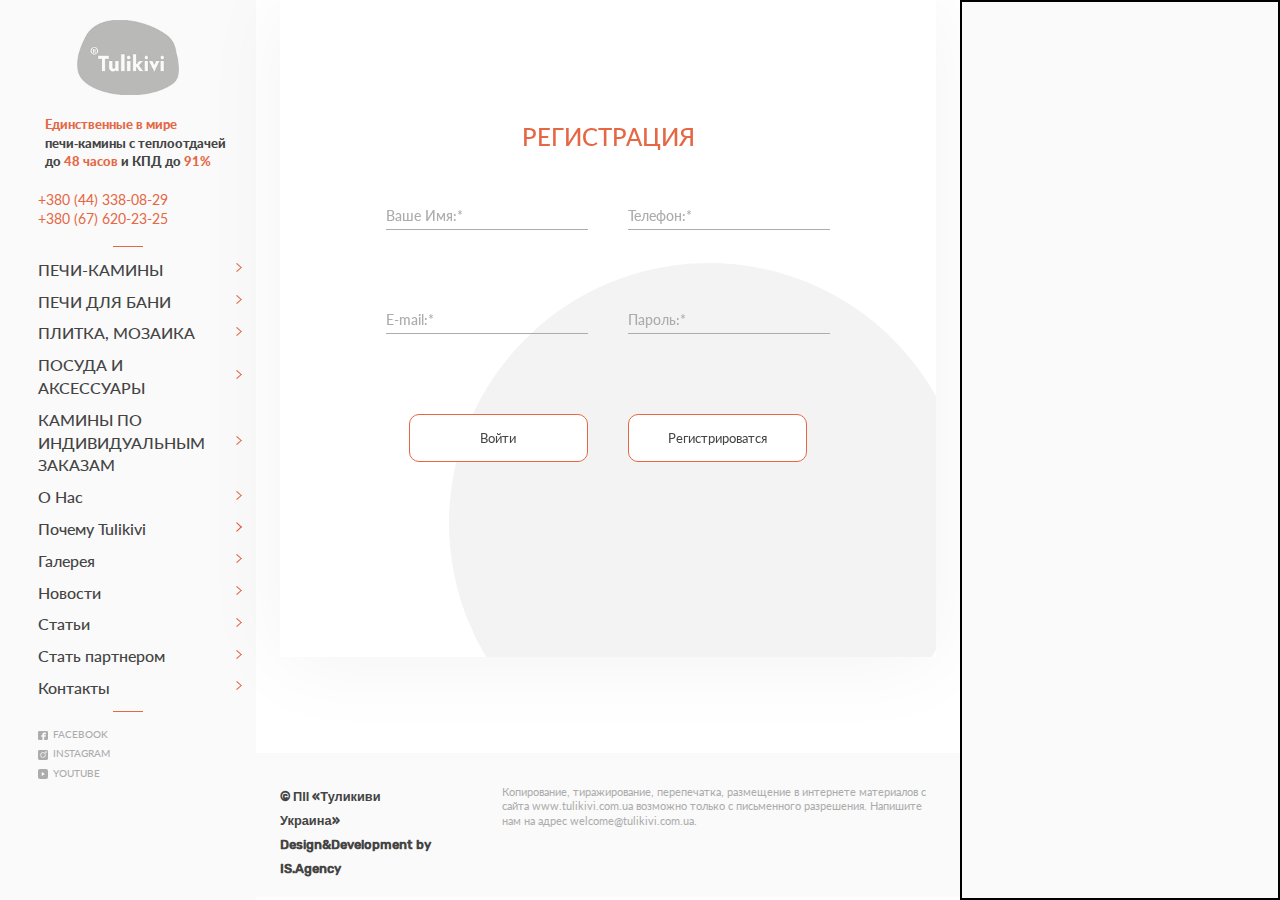
<file: check_in.html>
<!DOCTYPE html>
<html lang="en">
<head>
    <meta charset="UTF-8"/>
    <title>Регистрироватся</title>
    <meta name="viewport" content="width=device-width, initial-scale=1"/>

    <link rel="icon" href="#" type="image/ico" sizes="16x16"/>
    <link rel="stylesheet" href="assets/css/reset.css"/>
    <link rel="stylesheet" href="assets/css/bootstrap.min.css"/>
    <link rel="stylesheet" href="assets/fonts/lato.css"/>
    <link rel="stylesheet" href="assets/slick/slick.css">
    <link rel="stylesheet" href="assets/slick/slick-theme.css">
    <link rel="stylesheet" href="assets/css/style.css"/>
</head>
<body>
<div class="main_wrapper">
    <div class="aside">
        <a href="/" class="aside_logo">
            <img src="assets/img/logo.png" alt="Tulikivi"/>
        </a>
        <div class="aside_logo_text">
            <i>Единственные в мире</i> печи&#8209;камины с теплоотдачей до&nbsp;<i
        >48&nbsp;часов</i>
            и&nbsp;КПД&nbsp;до&nbsp;<i>91%</i>
        </div>
        <div class="aside_phone">
            <p>+380 (44) 338-08-29</p>
            <p>+380 (67) 620-23-25</p>
        </div>
        <div class="aside_menu">
            <ul>
                <li><a href="">ПЕЧИ-КАМИНЫ</a></li>
                <li><a href="">ПЕЧИ ДЛЯ БАНИ</a></li>
                <li><a href="">ПЛИТКА, МОЗАИКА</a></li>
                <li><a href="">ПОСУДА И АКСЕССУАРЫ</a></li>
                <li><a href="">КАМИНЫ ПО ИНДИВИДУАЛЬНЫМ ЗАКАЗАМ</a></li>
                <li><a href="">О Нас</a></li>
                <li><a href="">Почему Tulikivi</a></li>
                <li><a href="">Галерея</a></li>
                <li><a href="">Новости</a></li>
                <li><a href="">Статьи</a></li>
                <li><a href="">Стать партнером</a></li>
                <li><a href="">Контакты</a></li>
            </ul>
        </div>
        <div class="aside_networks">
            <ul>
                <li>
                    <a href=""
                    ><img src="assets/img/facebook.svg" alt=""/>FACEBOOK</a
                    >
                </li>
                <li>
                    <a href=""
                    ><img src="assets/img/instagram.svg" alt=""/>INSTAGRAM</a
                    >
                </li>
                <li>
                    <a href=""><img src="assets/img/youtube.svg" alt=""/>YOUTUBE</a>
                </li>
            </ul>
        </div>
    </div>
    <div class="page_wrapper">
        <section class="login_form">
            <h4 class="login_form_title">РЕГИСТРАЦИЯ</h4>
            <form class="login" action="#" method="POST">
                <div class="login_input">
                    <input id="login_name" name="name" type="text">
                    <label for="login_email">Ваше Имя:*</label>
                </div>
                <div class="login_input">
                    <input id="login_tel" name="tel" type="tel">
                    <label for="login_email">Телефон:*</label>
                </div>
                <div class="login_input">
                    <input id="login_email" name="email" type="email">
                    <label for="login_email">E-mail:*</label>
                </div>
                <div class="login_input">
                    <input id="login_password" name="password" type="password">
                    <label for="login_password">Пароль:*</label>
                </div>
                <button class="login_submit" type="submit"><p>Войти</p></button>
                <button class="login_submit" type="submit"><p>Регистрироватся</p></button>
            </form>
            <div class="login_form_bg"></div>
        </section>
        <footer>
            <div class="footer_down_content">
                <div class="footer_down_content_bold">
                    <p>
                        © ПІІ «Туликиви Украина»
                    </p>
                    <p>
                        Design&Development by IS.Agency
                    </p>
                </div>
                <p class="footer_down_content_text">
                    Копирование, тиражирование, перепечатка, размещение в интернете материалов с сайта
                    www.tulikivi.com.ua возможно только с письменного разрешения. Напишите нам на адрес
                    welcome@tulikivi.com.ua.
                </p>
            </div>
        </footer>

    </div>
    <div class="site_bar"></div>
</div>
<script src="assets/js/jquery.js"></script>
<script type="text/javascript" src="assets/slick/slick.min.js"></script>
<script src="assets/js/script.js"></script>
</body>
</html>
</file>
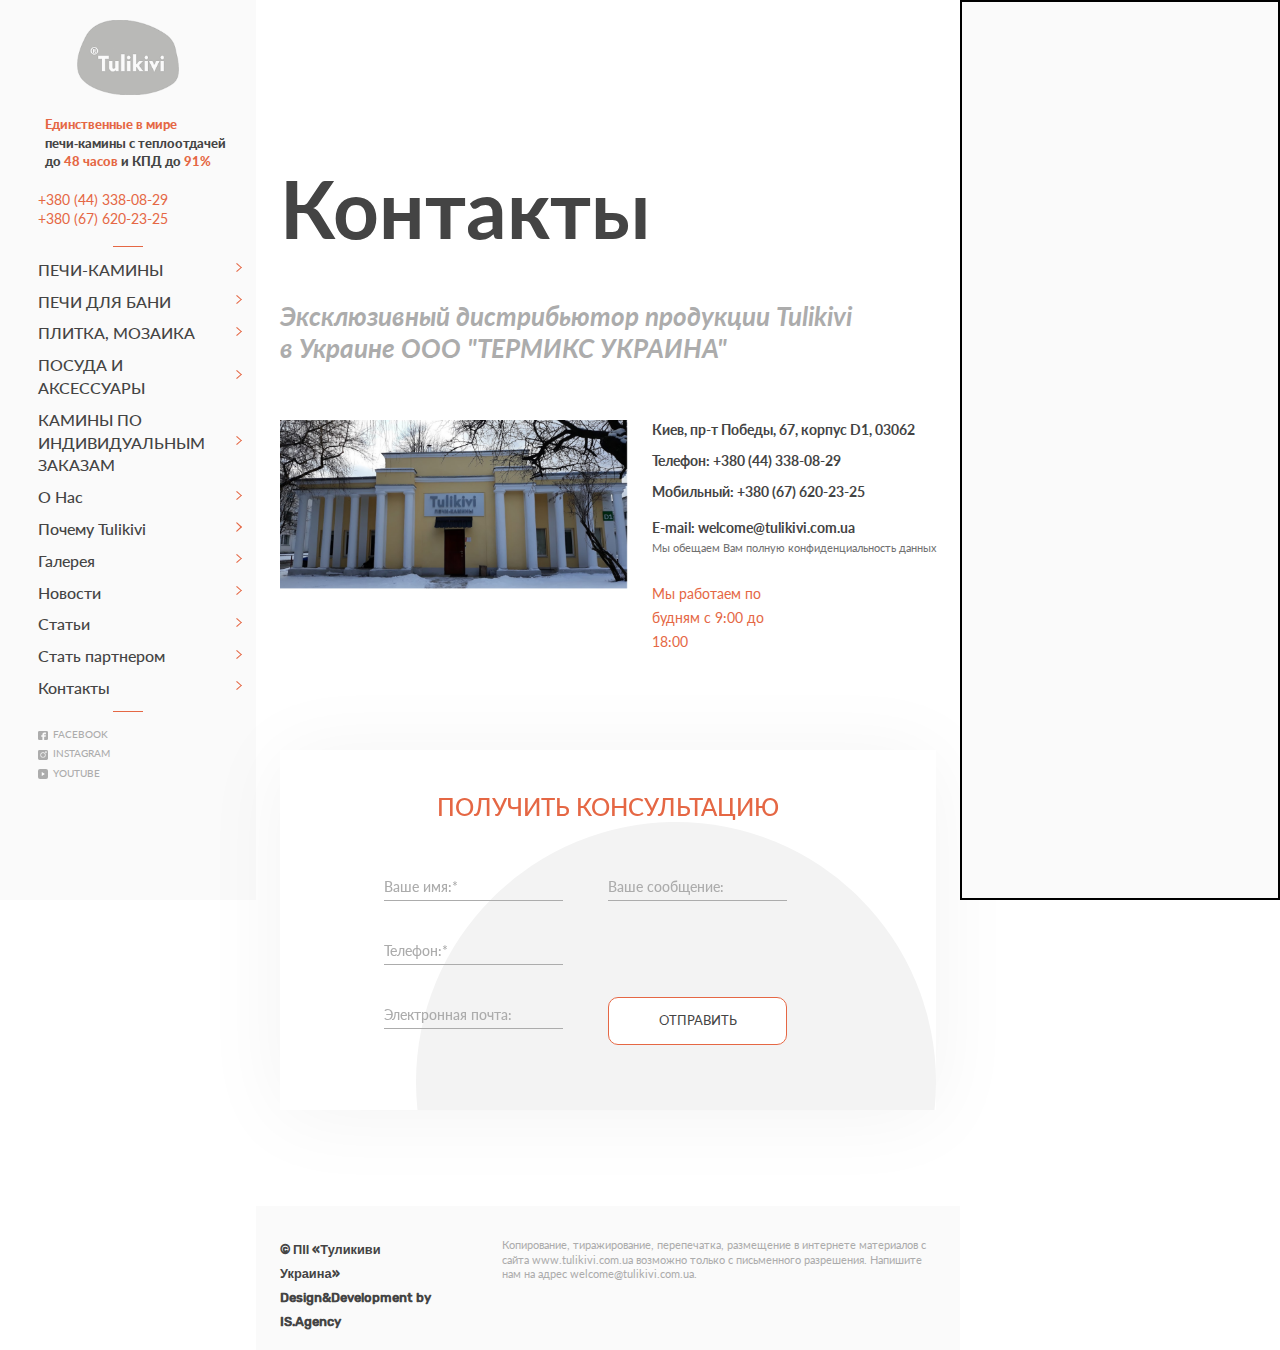
<file: contacts.html>
<!DOCTYPE html>
<html lang="en">
<head>
    <meta charset="UTF-8"/>
    <title> Контакты</title>
    <meta name="viewport" content="width=device-width, initial-scale=1"/>

    <link rel="icon" href="#" type="image/ico" sizes="16x16"/>
    <link rel="stylesheet" href="assets/css/reset.css"/>
    <link rel="stylesheet" href="assets/css/bootstrap.min.css"/>
    <link rel="stylesheet" href="assets/fonts/lato.css"/>
    <link rel="stylesheet" href="assets/slick/slick.css">
    <link rel="stylesheet" href="assets/slick/slick-theme.css">
    <link rel="stylesheet" href="assets/css/style.css"/>
</head>
<body>
<div class="main_wrapper">
    <div class="aside">
        <a href="/" class="aside_logo">
            <img src="assets/img/logo.png" alt="Tulikivi"/>
        </a>
        <div class="aside_logo_text">
            <i>Единственные в мире</i> печи&#8209;камины с теплоотдачей до&nbsp;<i
        >48&nbsp;часов</i>
            и&nbsp;КПД&nbsp;до&nbsp;<i>91%</i>
        </div>
        <div class="aside_phone">
            <p>+380 (44) 338-08-29</p>
            <p>+380 (67) 620-23-25</p>
        </div>
        <div class="aside_menu">
            <ul>
                <li><a href="">ПЕЧИ-КАМИНЫ</a></li>
                <li><a href="">ПЕЧИ ДЛЯ БАНИ</a></li>
                <li><a href="">ПЛИТКА, МОЗАИКА</a></li>
                <li><a href="">ПОСУДА И АКСЕССУАРЫ</a></li>
                <li><a href="">КАМИНЫ ПО ИНДИВИДУАЛЬНЫМ ЗАКАЗАМ</a></li>
                <li><a href="">О Нас</a></li>
                <li><a href="">Почему Tulikivi</a></li>
                <li><a href="">Галерея</a></li>
                <li><a href="">Новости</a></li>
                <li><a href="">Статьи</a></li>
                <li><a href="">Стать партнером</a></li>
                <li><a href="">Контакты</a></li>
            </ul>
        </div>
        <div class="aside_networks">
            <ul>
                <li>
                    <a href=""
                    ><img src="assets/img/facebook.svg" alt=""/>FACEBOOK</a
                    >
                </li>
                <li>
                    <a href=""
                    ><img src="assets/img/instagram.svg" alt=""/>INSTAGRAM</a
                    >
                </li>
                <li>
                    <a href=""><img src="assets/img/youtube.svg" alt=""/>YOUTUBE</a>
                </li>
            </ul>
        </div>
    </div>
    <div class="page_wrapper">
        <section class="page_contacts">
            <div class="page_contacts_box_title">
                <h3 class="section_title page_contacts_box_title">Контакты</h3>
                <h4 class="page_contacts_box_title_gray">Эксклюзивный дистрибьютор продукции Tulikivi в&nbsp;Украине&nbsp;ООО&nbsp;"ТЕРМИКС УКРАИНА"</h4>
            </div>
            <div class="page_contacts_info">
                <div class="page_contacts_info_text">
                    <p class="page_contacts_info_text_bold">Киев, пр-т Победы, 67, корпус D1, 03062</p>
                    <p class="page_contacts_info_text_bold">Телефон: +380 (44) 338-08-29</p>
                    <p class="page_contacts_info_text_bold">Мобильный: +380 (67) 620-23-25</p>
                    <p class="page_contacts_info_text_bold">E-mail: welcome@tulikivi.com.ua</p>
                    <p class="page_contacts_info_text_small">Мы обещаем Вам полную конфиденциальность данных</p>
                    <p class="page_contacts_info_text_work_time">Мы работаем по будням с 9:00 до 18:00</p>
                </div>
                <div class="page_contacts_info_img">
                    <img src="assets/img/contacts_img@2x.png" alt="#image">
                </div>
            </div>
        </section >
        <section class="page_contacts_map">
            <div class="contacts_map">

            </div>
        </section>
        <section class="contact_form">
            <h4 class="contact_form_title">ПОЛУЧИТЬ КОНСУЛЬТАЦИЮ</h4>
            <form class="contact_form_info" action="#" method="POST">
                <div class="form_input">
                    <input id="form_name" name="name" type="text">
                    <label for="form_name">Ваше имя:*</label>
                </div>
                <div class="form_input">
                    <input id="form_tel" name="telephone" type="tel">
                    <label for="form_tel">Телефон:*</label>
                </div>
                <div class="form_input">
                    <input id="form_email" name="email" type="email">
                    <label for="form_email">Электронная почта:</label>
                </div>
                <div class="form_input">
                    <input id="form_mesg" name="messege" type="text">
                    <label for="form_mesg">Ваше сообщение:</label>
                </div>
                <button class="form_submit" type="submit"><p>ОТПРАВИТЬ</p></button>
            </form>
            <div class="form_bg"></div>
        </section>
        <footer>
            <div class="footer_down_content">
                <div class="footer_down_content_bold">
                    <p>
                        © ПІІ «Туликиви Украина»
                    </p>
                    <p>
                        Design&Development by IS.Agency
                    </p>
                </div>
                <p class="footer_down_content_text">
                    Копирование, тиражирование, перепечатка, размещение в интернете материалов с сайта
                    www.tulikivi.com.ua возможно только с письменного разрешения. Напишите нам на адрес
                    welcome@tulikivi.com.ua.
                </p>
            </div>
        </footer>

    </div>
    <div class="site_bar">
    </div>
</div>
<script src="assets/js/jquery.js"></script>
<script type="text/javascript" src="assets/slick/slick.min.js"></script>
<script src="assets/js/script.js"></script>
</body>
</html>
</file>
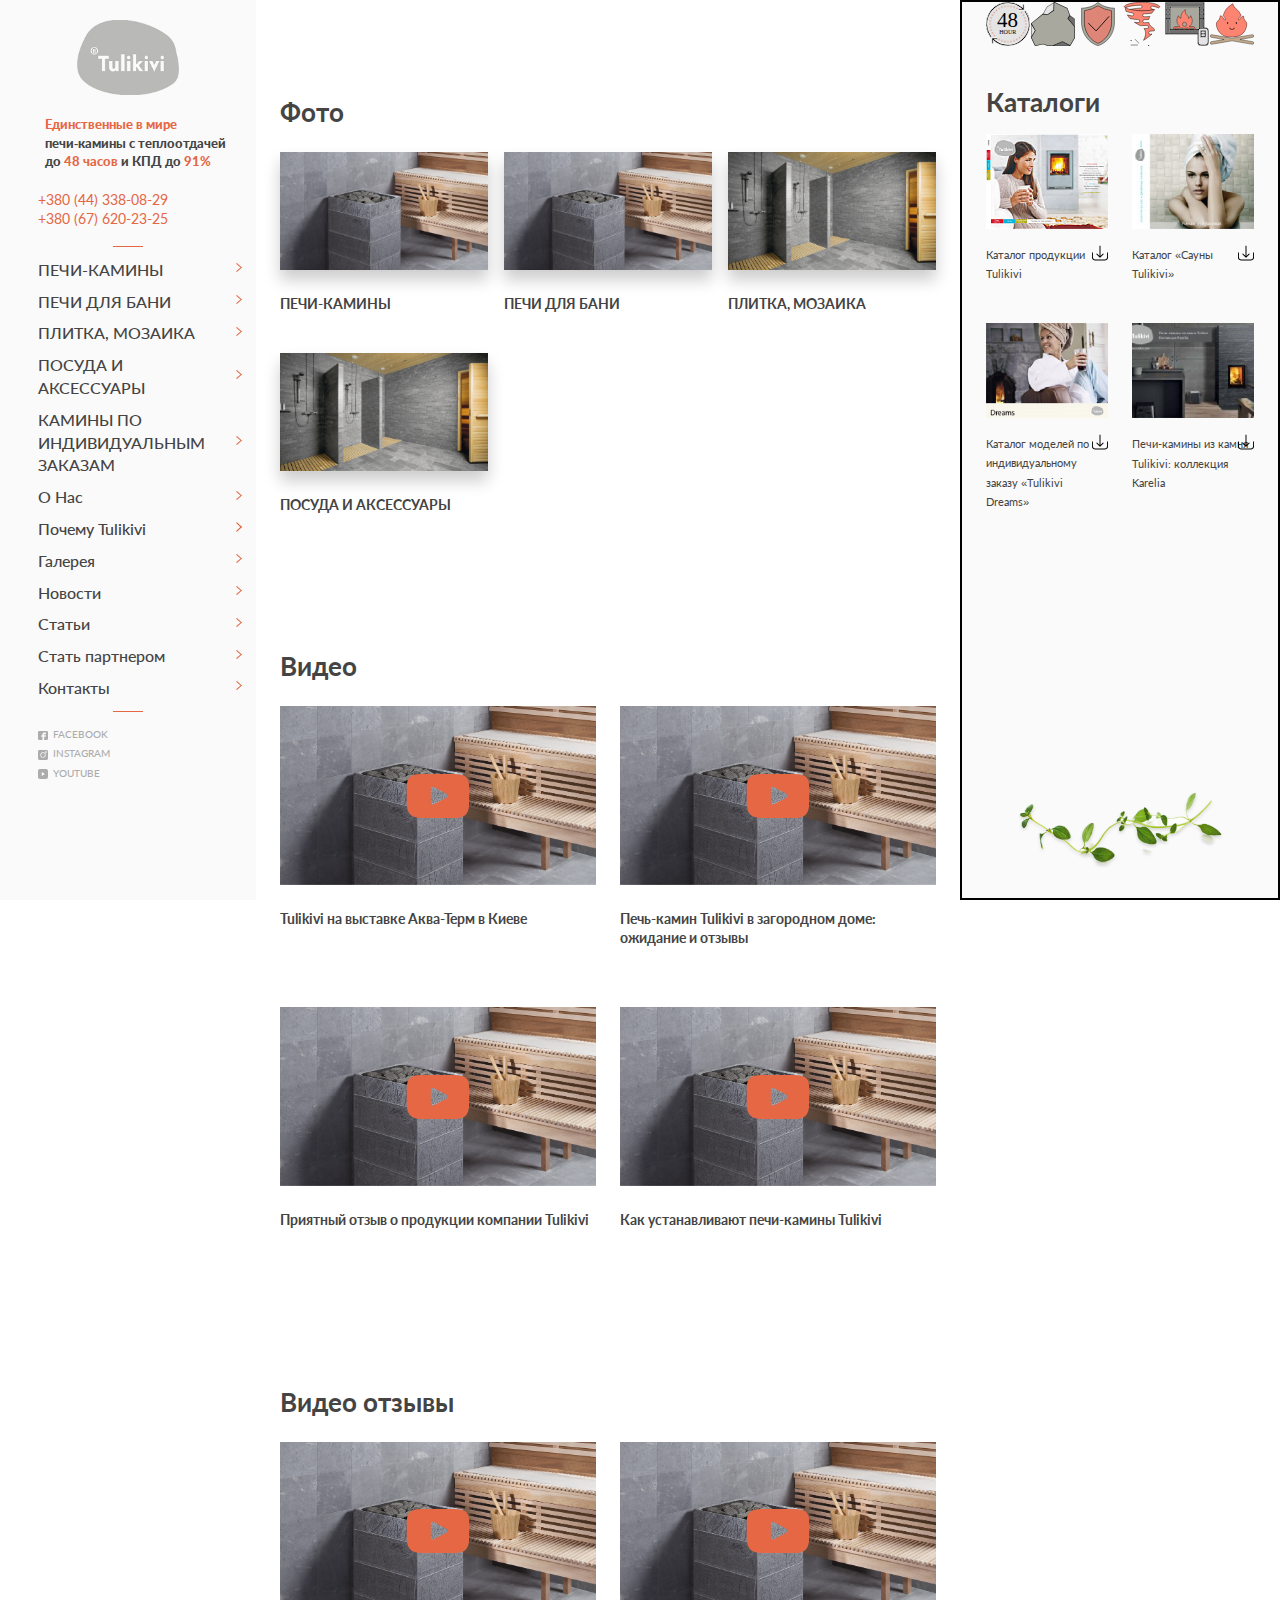
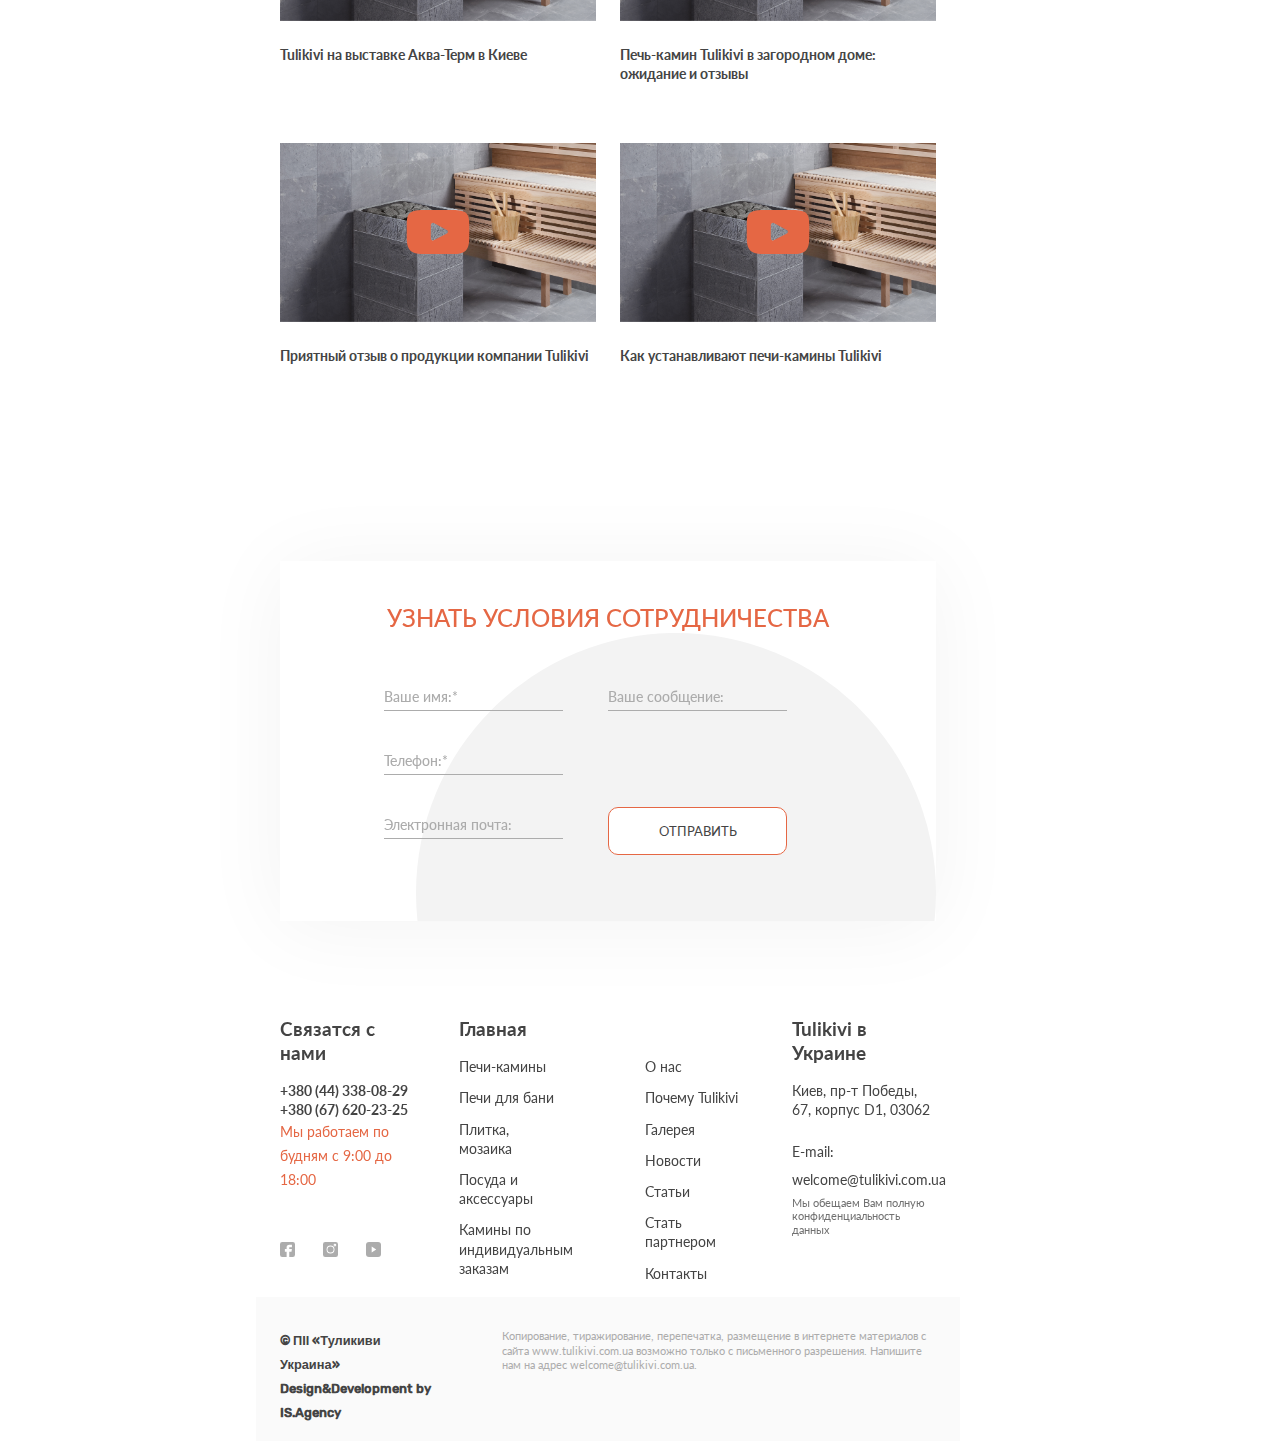
<file: gallery.html>
<!DOCTYPE html>
<html lang="en">
<head>
    <meta charset="UTF-8"/>
    <title>Фото</title>
    <meta name="viewport" content="width=device-width, initial-scale=1"/>

    <link rel="icon" href="#" type="image/ico" sizes="16x16"/>
    <link rel="stylesheet" href="assets/css/reset.css"/>
    <link rel="stylesheet" href="assets/css/bootstrap.min.css"/>
    <link rel="stylesheet" href="assets/fonts/lato.css"/>
    <link rel="stylesheet" href="assets/slick/slick.css">
    <link rel="stylesheet" href="assets/slick/slick-theme.css">
    <link rel="stylesheet" href="assets/css/style.css"/>
</head>
<body>
<div class="main_wrapper">
    <div class="aside">
        <a href="/" class="aside_logo">
            <img src="assets/img/logo.png" alt="Tulikivi"/>
        </a>
        <div class="aside_logo_text">
            <i>Единственные в мире</i> печи&#8209;камины с теплоотдачей до&nbsp;<i
        >48&nbsp;часов</i>
            и&nbsp;КПД&nbsp;до&nbsp;<i>91%</i>
        </div>
        <div class="aside_phone">
            <p>+380 (44) 338-08-29</p>
            <p>+380 (67) 620-23-25</p>
        </div>
        <div class="aside_menu">
            <ul>
                <li><a href="">ПЕЧИ-КАМИНЫ</a></li>
                <li><a href="">ПЕЧИ ДЛЯ БАНИ</a></li>
                <li><a href="">ПЛИТКА, МОЗАИКА</a></li>
                <li><a href="">ПОСУДА И АКСЕССУАРЫ</a></li>
                <li><a href="">КАМИНЫ ПО ИНДИВИДУАЛЬНЫМ ЗАКАЗАМ</a></li>
                <li><a href="">О Нас</a></li>
                <li><a href="">Почему Tulikivi</a></li>
                <li><a href="">Галерея</a></li>
                <li><a href="">Новости</a></li>
                <li><a href="">Статьи</a></li>
                <li><a href="">Стать партнером</a></li>
                <li><a href="">Контакты</a></li>
            </ul>
        </div>
        <div class="aside_networks">
            <ul>
                <li>
                    <a href=""
                    ><img src="assets/img/facebook.svg" alt=""/>FACEBOOK</a
                    >
                </li>
                <li>
                    <a href=""
                    ><img src="assets/img/instagram.svg" alt=""/>INSTAGRAM</a
                    >
                </li>
                <li>
                    <a href=""><img src="assets/img/youtube.svg" alt=""/>YOUTUBE</a>
                </li>
            </ul>
        </div>
    </div>
    <div class="page_wrapper">
        <section class="gallery_photo">
            <h3 class="section_title">Фото</h3>
            <div class="gallery_photo_list_catalog">
                <div class="catalog">
                    <div class="catalog_main_foto">
                        <img src="assets/img/page_gallery/folo_catalog2@2x.png" alt="">
                    </div>
                    <a class="catalog_main_title" href="#">ПЕЧИ-КАМИНЫ</a>
                </div>
                <div class="catalog">
                    <div class="catalog_main_foto">
                        <img src="assets/img/page_gallery/folo_catalog2@2x.png" alt="">
                    </div>
                    <a class="catalog_main_title" href="#">ПЕЧИ ДЛЯ БАНИ</a>
                </div>
                <div class="catalog">
                    <div class="catalog_main_foto">
                        <img src="assets/img/page_gallery/folo_catalog3.png" alt="">
                    </div>
                    <a class="catalog_main_title" href="#">ПЛИТКА, МОЗАИКА</a>
                </div>
                <div class="catalog">
                    <div class="catalog_main_foto">
                        <img src="assets/img/page_gallery/folo_catalog3.png" alt="">
                    </div>
                    <a class="catalog_main_title" href="#">ПОСУДА И АКСЕССУАРЫ</a>
                </div>
            </div>
        </section>
        <section class="gallery_video">
            <h3 class="section_title">Видео</h3>
            <div class="gallery_video_list">
                <div class="video">
                    <div class="video_background_wrapper_item">
                        <img class="video_background_wrapper_item_img" src="assets/img/page_gallery/video_main_img@2x.png" alt="">
                        <img class="video_background_wrapper_item_play" src="assets/img/page_gallery/play.svg" alt="">
                    </div>
                    <a href="#">Tulikivi на выставке Аква-Терм в Киеве</a>
                </div>
                <div class="video">
                    <div class="video_background_wrapper_item">
                        <img class="video_background_wrapper_item_img" src="assets/img/page_gallery/video_main_img@2x.png" alt="">
                        <img class="video_background_wrapper_item_play" src="assets/img/page_gallery/play.svg" alt="">
                    </div>
                    <a href="#">Печь-камин Tulikivi в загородном доме: ожидание и отзывы</a>
                </div>
                <div class="video">
                    <div class="video_background_wrapper_item">
                        <img class="video_background_wrapper_item_img" src="assets/img/page_gallery/video_main_img@2x.png" alt="">
                        <img class="video_background_wrapper_item_play" src="assets/img/page_gallery/play.svg" alt="">
                    </div>
                    <a href="#">Приятный отзыв о продукции компании Tulikivi</a>
                </div>
                <div class="video">
                    <div class="video_background_wrapper_item">
                        <img class="video_background_wrapper_item_img" src="assets/img/page_gallery/video_main_img@2x.png" alt="">
                        <img class="video_background_wrapper_item_play" src="assets/img/page_gallery/play.svg" alt="">
                    </div>
                    <a href="#">Как устанавливают печи-камины Tulikivi</a>
                </div>
            </div>
        </section>
        <section class="gallery_video_feedback">
            <h3 class="section_title">Видео отзывы</h3>
            <div class="gallery_video_feedback_list">
                <div class="video_feedback">
                    <div class="video_feedback_background_wrapper_item">
                        <img class="video_feedback_background_wrapper_item_img" src="assets/img/page_gallery/video_main_img@2x.png" alt="">
                        <img class="video_feedback_background_wrapper_item_play" src="assets/img/page_gallery/play.svg" alt="">
                    </div>
                    <a href="#">Tulikivi на выставке Аква-Терм в Киеве</a>
                </div>
                <div class="video_feedback">
                    <div class="video_feedback_background_wrapper_item">
                        <img class="video_feedback_background_wrapper_item_img" src="assets/img/page_gallery/video_main_img@2x.png" alt="">
                        <img class="video_feedback_background_wrapper_item_play" src="assets/img/page_gallery/play.svg" alt="">
                    </div>
                    <a href="#">Печь-камин Tulikivi в загородном доме: ожидание и отзывы</a>
                </div>
                <div class="video_feedback">
                    <div class="video_feedback_background_wrapper_item">
                        <img class="video_feedback_background_wrapper_item_img" src="assets/img/page_gallery/video_main_img@2x.png" alt="">
                        <img class="video_feedback_background_wrapper_item_play" src="assets/img/page_gallery/play.svg" alt="">
                    </div>
                    <a href="#">Приятный отзыв о продукции компании Tulikivi</a>
                </div>
                <div class="video_feedback">
                    <div class="video_feedback_background_wrapper_item">
                        <img class="video_feedback_background_wrapper_item_img" src="assets/img/page_gallery/video_main_img@2x.png" alt="">
                        <img class="video_feedback_background_wrapper_item_play" src="assets/img/page_gallery/play.svg" alt="">
                    </div>
                    <a href="#">Как устанавливают печи-камины Tulikivi</a>
                </div>
            </div>
        </section>
        <section class="contact_form">
            <h4 class="contact_form_title">УЗНАТЬ УСЛОВИЯ СОТРУДНИЧЕСТВА</h4>
            <form class="contact_form_info" action="#" method="POST">
                <div class="form_input">
                    <input id="form_name" name="name" type="text">
                    <label for="form_name">Ваше имя:*</label>
                </div>
                <div class="form_input">
                    <input id="form_tel" name="telephone" type="tel">
                    <label for="form_tel">Телефон:*</label>
                </div>
                <div class="form_input">
                    <input id="form_email" name="email" type="email">
                    <label for="form_email">Электронная почта:</label>
                </div>
                <div class="form_input">
                    <input id="form_mesg" name="messege" type="text">
                    <label for="form_mesg">Ваше сообщение:</label>
                </div>
                <button class="form_submit" type="submit"><p>ОТПРАВИТЬ</p></button>
            </form>
            <div class="form_bg"></div>
        </section>
        <footer>
            <div class="footer_top_content">
                <div class="footer_contact_info">
                    <h5 class="footer_title">Связатся с нами</h5>
                    <p class="footer_contact_info_tel" type="tel">
                        +380 (44) 338-08-29
                    </p>
                    <p class="footer_contact_info_tel" type="tel">
                        +380 (67) 620-23-25
                    </p>
                    <p class="footer_contact_info_time">Мы работаем по будням с 9:00 до 18:00</p>
                </div>
                <div class="footer_nav">
                    <h5 class="footer_title">Главная</h5>
                    <ul class="footer_nav_list">
                        <li class="footer_nav_link"><a href="#">Печи-камины</a></li>
                        <li class="footer_nav_link"><a href="#">Печи для бани</a></li>
                        <li class="footer_nav_link"><a href="#">Плитка, мозаика</a></li>
                        <li class="footer_nav_link"><a href="#">Посуда и аксессуары</a></li>
                        <li class="footer_nav_link"><a href="#">Камины по индивидуальным заказам</a></li>
                        <li class="footer_nav_link"><a href="#">О нас</a></li>
                        <li class="footer_nav_link"><a href="#">Почему Tulikivi</a></li>
                        <li class="footer_nav_link"><a href="#">Галерея</a></li>
                        <li class="footer_nav_link"><a href="#">Новости</a></li>
                        <li class="footer_nav_link"><a href="#">Статьи</a></li>
                        <li class="footer_nav_link"><a href="#">Стать партнером</a></li>
                        <li class="footer_nav_link"><a href="#">Контакты</a></li>
                    </ul>
                </div>
                <div class="footer_adress">
                    <h5 class="footer_title">Tulikivi в Украине</h5>
                    <p class="footer_adress_value">Киев, пр-т Победы, 67, корпус D1, 03062</p>
                    <p class="footer_adress_email">E-mail:</p>
                    <p class="footer_adress_email"> welcome@tulikivi.com.ua</p>
                    <p class="footer_adress_small_text">Мы обещаем Вам полную конфиденциальность данных</p>
                </div>
                <div class="social_icon">
                    <ul>
                        <li>
                            <a href=""
                            ><img src="assets/img/facebook.svg" alt=""/></a
                            >
                        </li>
                        <li>
                            <a href=""
                            ><img src="assets/img/instagram.svg" alt=""/></a
                            >
                        </li>
                        <li>
                            <a href=""><img src="assets/img/youtube.svg" alt=""/></a>
                        </li>
                    </ul>

                </div>
            </div>
            <div class="footer_down_content">
                <div class="footer_down_content_bold">
                    <p>
                        © ПІІ «Туликиви Украина»
                    </p>
                    <p>
                        Design&Development by IS.Agency
                    </p>
                </div>
                <p class="footer_down_content_text">
                    Копирование, тиражирование, перепечатка, размещение в интернете материалов с сайта
                    www.tulikivi.com.ua возможно только с письменного разрешения. Напишите нам на адрес
                    welcome@tulikivi.com.ua.
                </p>
            </div>
        </footer>

    </div>
    <div class="site_bar">
        <div class="site_bar_icons">
            <div class="site_bar_icons_icon">
                <img src="assets/img/Icons-01.svg" alt="">
            </div>
            <div class="site_bar_icons_icon">
                <img src="assets/img/Icons-02.svg" alt="">
            </div>
            <div class="site_bar_icons_icon">
                <img src="assets/img/Icons-03.svg" alt="">
            </div>
            <div class="site_bar_icons_icon">
                <img src="assets/img/Icons-04.svg" alt="">
            </div>
            <div class="site_bar_icons_icon">
                <img src="assets/img/Icons-05.svg" alt="">
            </div>
            <div class="site_bar_icons_icon">
                <img src="assets/img/Icons-06.svg" alt="">
            </div>
        </div>
        <div class="site_bar_catalogs">
            <h4 class="site_bar_title">Каталоги</h4>
            <div class="site_bar_catalogs_list">
                <div class="site_bar_catalog">
                    <div class="site_bar_catalog_wraper_img">
                        <img class="site_bar_catalog_wraper_img_picture" src="assets/img/page_gallery/Tulikivi_Production@2x.png" alt="">
                        <a href="#">
                            <img class="site_bar_catalog_icon_download" src="assets/img/page_gallery/site_bar_download_icon.svg" alt="">
                        </a>
                    </div>
                    <a class="site_bar_catalog_title" href="#" >Каталог продукции Tulikivi</a>
                </div>
                <div class="site_bar_catalog">
                    <div class="site_bar_catalog_wraper_img">
                        <img class="site_bar_catalog_wraper_img_picture" src="assets/img/page_gallery/Tulikivi_Sauna@2x.png" alt="">
                        <a href="#">
                            <img class="site_bar_catalog_icon_download" src="assets/img/page_gallery/site_bar_download_icon.svg" alt="">
                        </a>
                    </div>
                    <a class="site_bar_catalog_title" href="#" >Каталог «Сауны Tulikivi»</a>
                </div>
                <div class="site_bar_catalog">
                    <div class="site_bar_catalog_wraper_img">
                        <img class="site_bar_catalog_wraper_img_picture" src="assets/img/page_gallery/Tulikivi_Dreams@2x.png"">
                        <a href="#">
                            <img class="site_bar_catalog_icon_download" src="assets/img/page_gallery/site_bar_download_icon.svg" alt="">
                        </a>
                    </div>
                    <a class="site_bar_catalog_title" href="#" >Каталог моделей по индивидуальному заказу «Tulikivi Dreams»</a>
                </div>
                <div class="site_bar_catalog">
                    <div class="site_bar_catalog_wraper_img">
                        <img class="site_bar_catalog_wraper_img_picture" src="assets/img/page_gallery/Tulikivi_Karelia@2x.png" alt="">
                        <a href="#">
                            <img class="site_bar_catalog_icon_download" src="assets/img/page_gallery/site_bar_download_icon.svg" alt="">
                        </a>
                    </div>
                    <a class="site_bar_catalog_title" href="#" >Печи-камины из камня Tulikivi: коллекция Karelia</a>
                </div>
            </div>
        </div>
        <div class="site_bar_down_bg">
            <img src="assets/img/page_gallery/site_bar_down_bg@2x.png" alt="">
        </div>
    </div>
</div>
<script src="assets/js/jquery.js"></script>
<script type="text/javascript" src="assets/slick/slick.min.js"></script>
<script src="assets/js/script.js"></script>
</body>
</html>
</file>
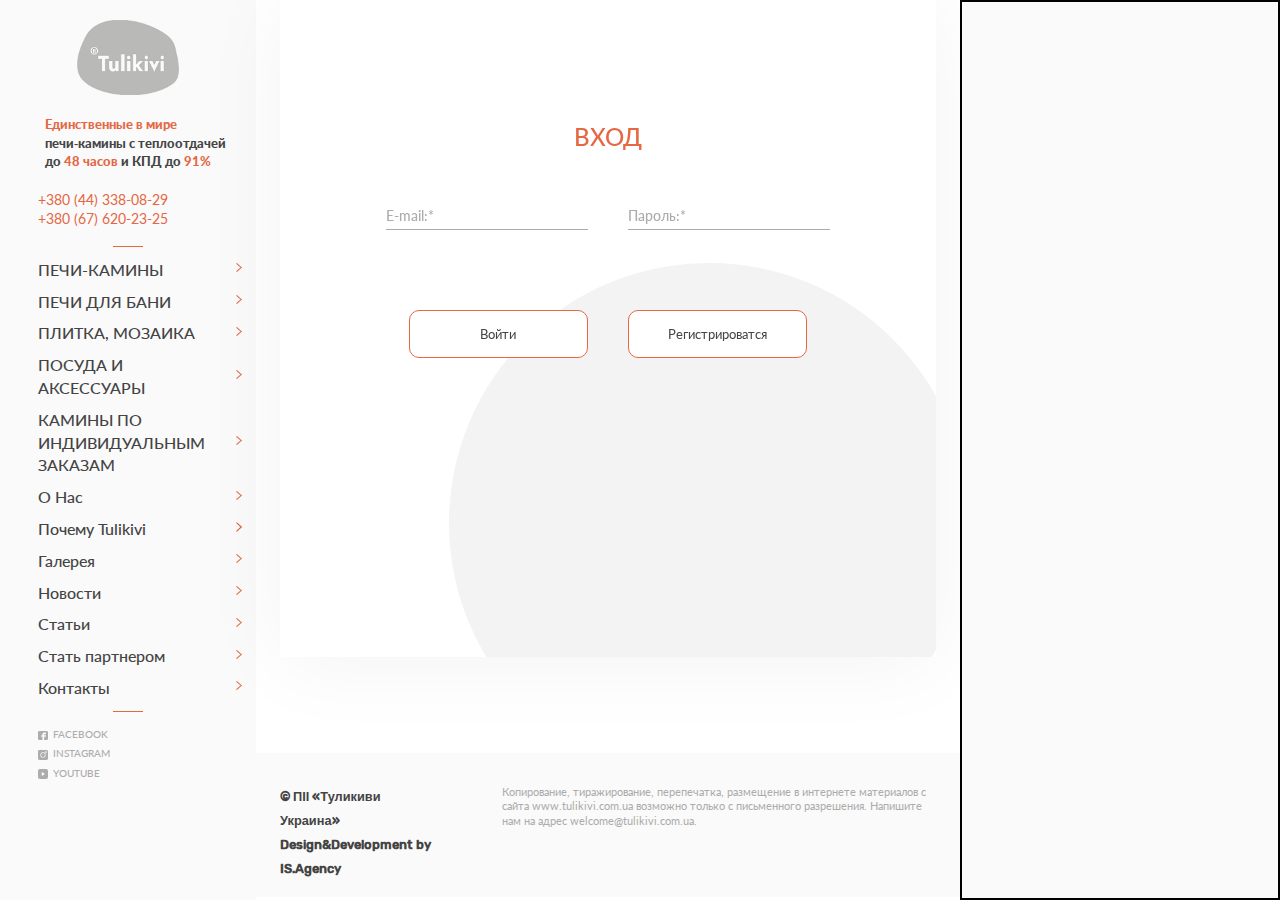
<file: login.html>
<!DOCTYPE html>
<html lang="en">
<head>
    <meta charset="UTF-8"/>
    <title>Вход</title>
    <meta name="viewport" content="width=device-width, initial-scale=1"/>

    <link rel="icon" href="#" type="image/ico" sizes="16x16"/>
    <link rel="stylesheet" href="assets/css/reset.css"/>
    <link rel="stylesheet" href="assets/css/bootstrap.min.css"/>
    <link rel="stylesheet" href="assets/fonts/lato.css"/>
    <link rel="stylesheet" href="assets/slick/slick.css">
    <link rel="stylesheet" href="assets/slick/slick-theme.css">
    <link rel="stylesheet" href="assets/css/style.css"/>
</head>
<body>
<div class="main_wrapper">
    <div class="aside">
        <a href="/" class="aside_logo">
            <img src="assets/img/logo.png" alt="Tulikivi"/>
        </a>
        <div class="aside_logo_text">
            <i>Единственные в мире</i> печи&#8209;камины с теплоотдачей до&nbsp;<i
        >48&nbsp;часов</i>
            и&nbsp;КПД&nbsp;до&nbsp;<i>91%</i>
        </div>
        <div class="aside_phone">
            <p>+380 (44) 338-08-29</p>
            <p>+380 (67) 620-23-25</p>
        </div>
        <div class="aside_menu">
            <ul>
                <li><a href="">ПЕЧИ-КАМИНЫ</a></li>
                <li><a href="">ПЕЧИ ДЛЯ БАНИ</a></li>
                <li><a href="">ПЛИТКА, МОЗАИКА</a></li>
                <li><a href="">ПОСУДА И АКСЕССУАРЫ</a></li>
                <li><a href="">КАМИНЫ ПО ИНДИВИДУАЛЬНЫМ ЗАКАЗАМ</a></li>
                <li><a href="">О Нас</a></li>
                <li><a href="">Почему Tulikivi</a></li>
                <li><a href="">Галерея</a></li>
                <li><a href="">Новости</a></li>
                <li><a href="">Статьи</a></li>
                <li><a href="">Стать партнером</a></li>
                <li><a href="">Контакты</a></li>
            </ul>
        </div>
        <div class="aside_networks">
            <ul>
                <li>
                    <a href=""
                    ><img src="assets/img/facebook.svg" alt=""/>FACEBOOK</a
                    >
                </li>
                <li>
                    <a href=""
                    ><img src="assets/img/instagram.svg" alt=""/>INSTAGRAM</a
                    >
                </li>
                <li>
                    <a href=""><img src="assets/img/youtube.svg" alt=""/>YOUTUBE</a>
                </li>
            </ul>
        </div>
    </div>
    <div class="page_wrapper">
        <section class="login_form">
            <h4 class="login_form_title">ВХОД</h4>
            <form class="login" action="#" method="POST">
                <div class="login_input">
                    <input id="login_email" name="email" type="email">
                    <label for="login_email">E-mail:*</label>
                </div>
                <div class="login_input">
                    <input id="login_password" name="password" type="password">
                    <label for="login_password">Пароль:*</label>
                </div>
                <button class="login_submit" type="submit"><p>Войти</p></button>
                <button class="login_submit" type="submit"><p>Регистрироватся</p></button>
            </form>
            <div class="login_form_bg"></div>
        </section>
        <footer>
            <div class="footer_down_content">
                <div class="footer_down_content_bold">
                    <p>
                        © ПІІ «Туликиви Украина»
                    </p>
                    <p>
                        Design&Development by IS.Agency
                    </p>
                </div>
                <p class="footer_down_content_text">
                    Копирование, тиражирование, перепечатка, размещение в интернете материалов с сайта
                    www.tulikivi.com.ua возможно только с письменного разрешения. Напишите нам на адрес
                    welcome@tulikivi.com.ua.
                </p>
            </div>
        </footer>

    </div>
    <div class="site_bar">
    </div>
</div>
<script src="assets/js/jquery.js"></script>
<script type="text/javascript" src="assets/slick/slick.min.js"></script>
<script src="assets/js/script.js"></script>
</body>
</html>
</file>
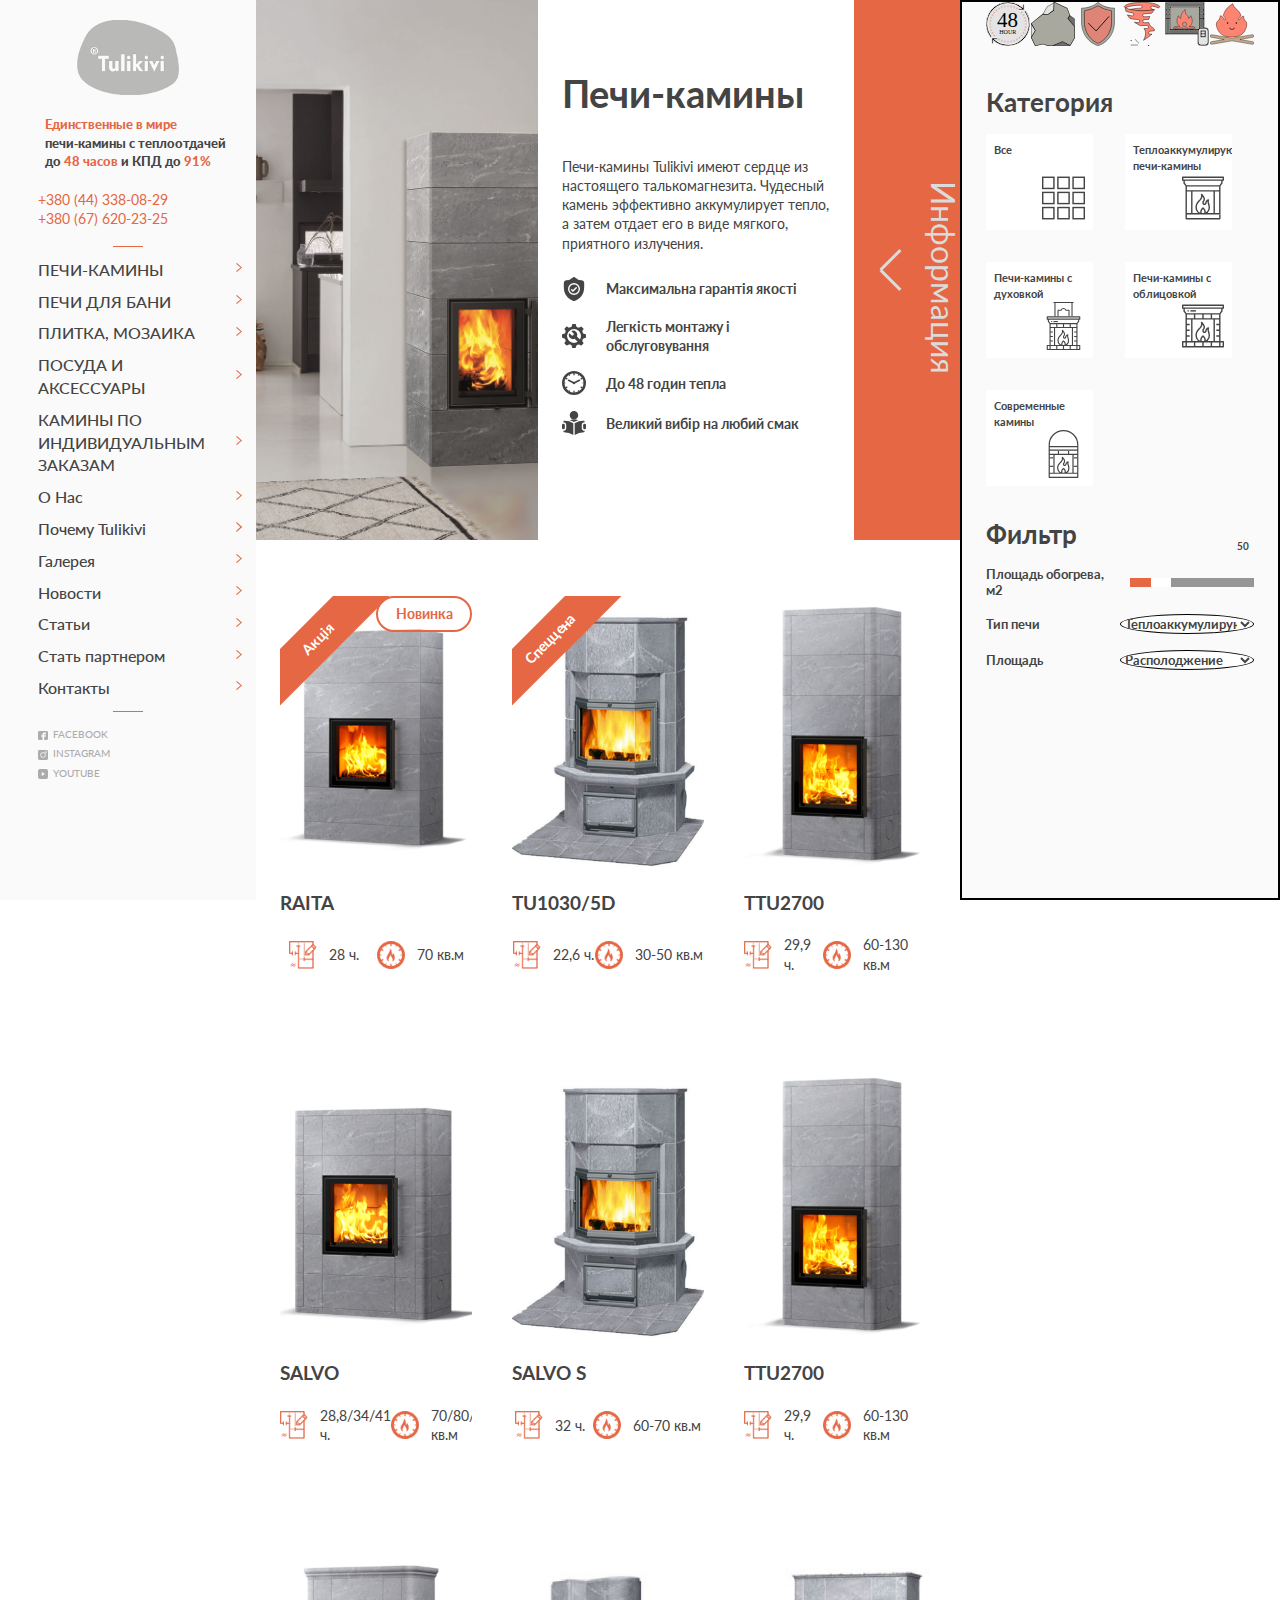
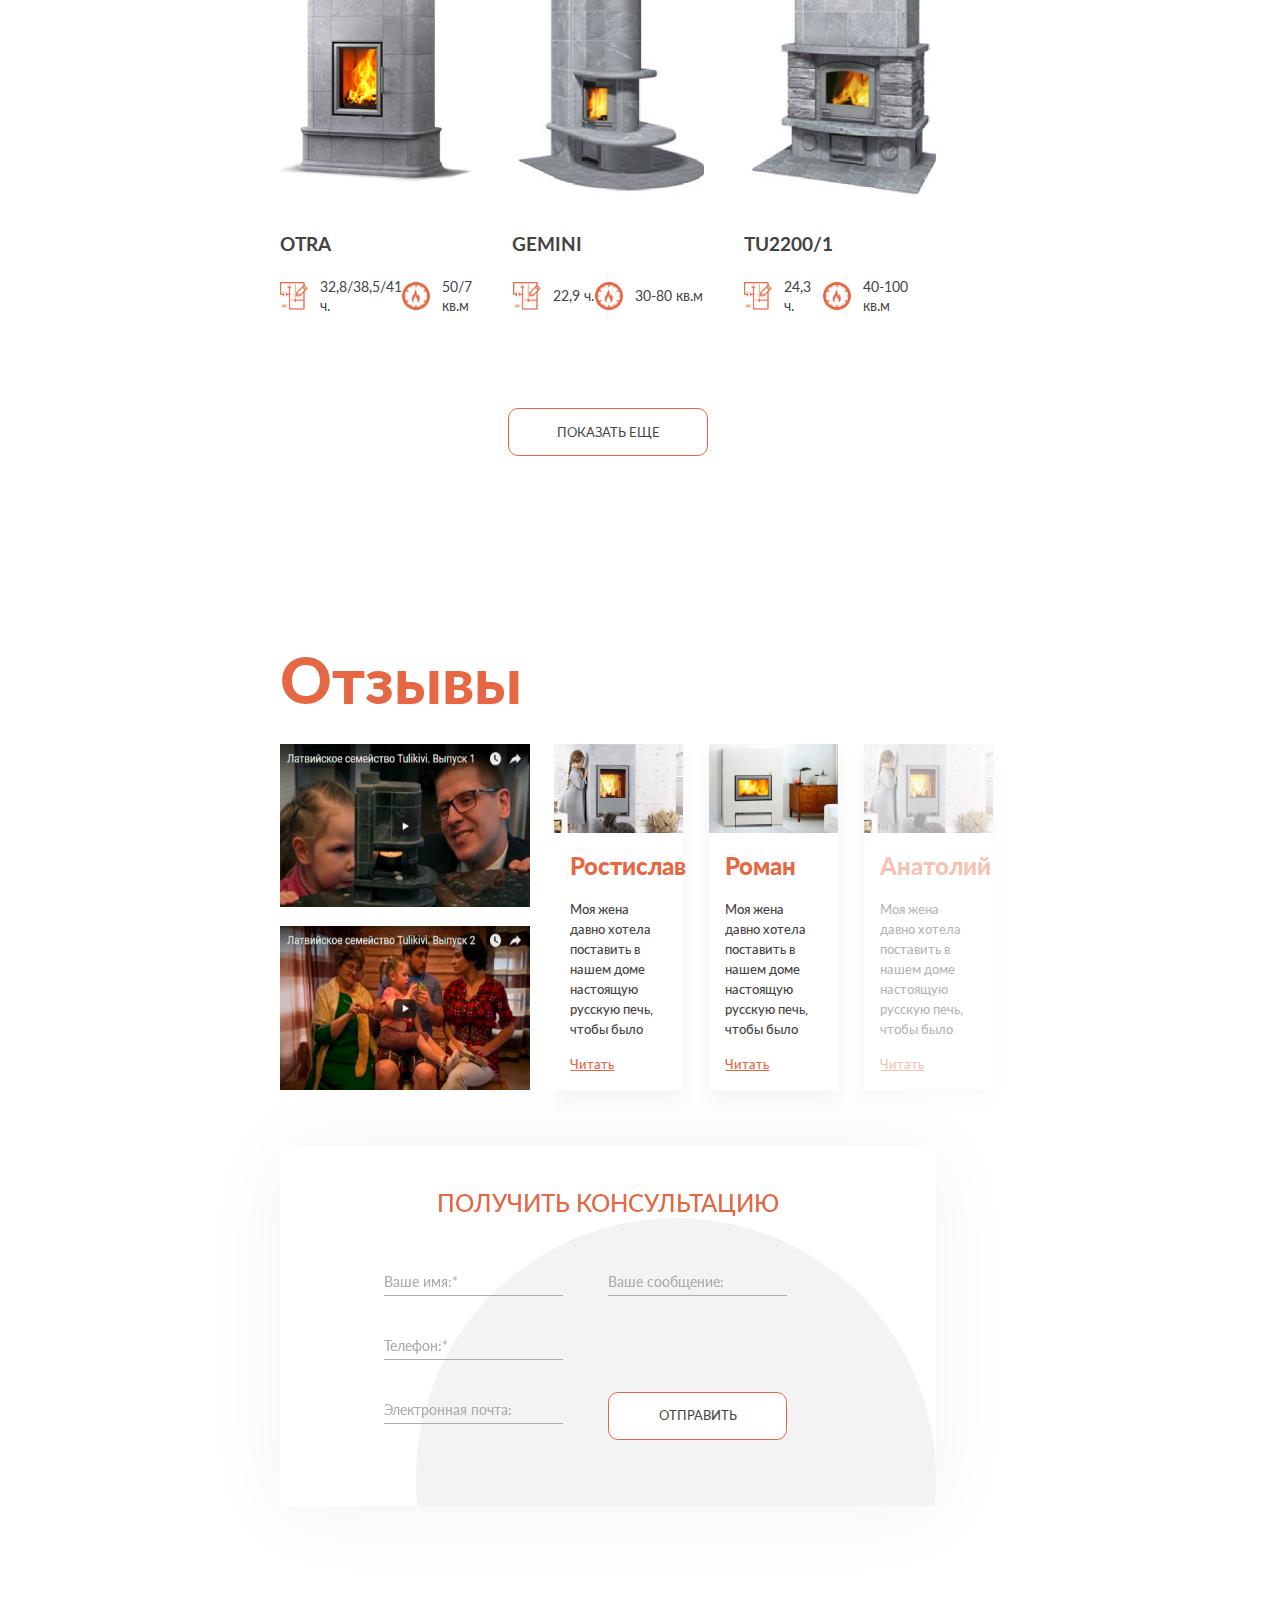
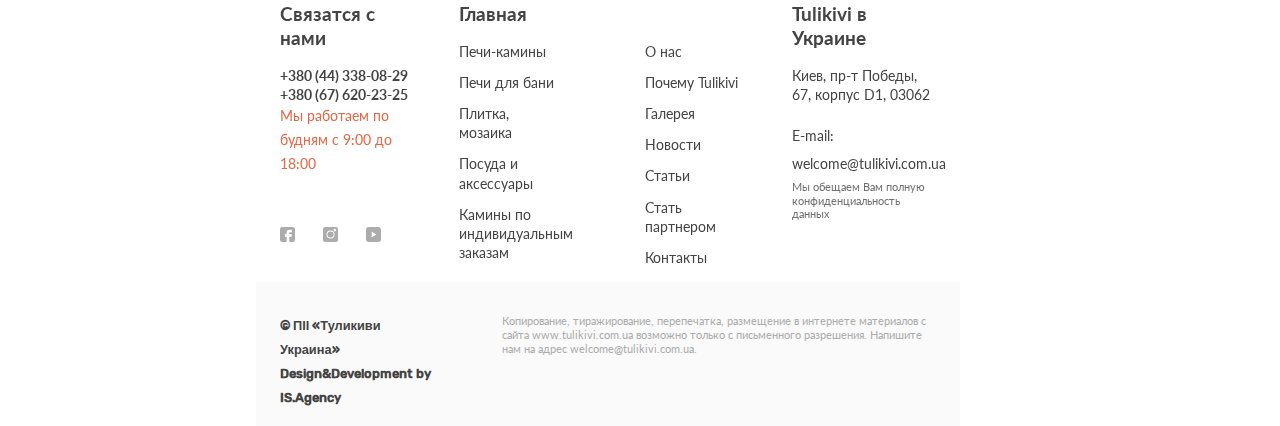
<file: ovens.html>
<!DOCTYPE html>
<html lang="en">
<head>
    <meta charset="UTF-8"/>
    <title>Печи-камины</title>
    <meta name="viewport" content="width=device-width, initial-scale=1"/>

    <link rel="icon" href="#" type="image/ico" sizes="16x16"/>
    <link rel="stylesheet" href="assets/css/reset.css"/>
    <link rel="stylesheet" href="assets/css/bootstrap.min.css"/>
    <link rel="stylesheet" href="assets/fonts/lato.css"/>
    <link rel="stylesheet" href="assets/slick/slick.css">
    <link rel="stylesheet" href="assets/slick/slick-theme.css">
    <link rel="stylesheet" href="assets/css/style.css"/>
</head>
<body>
<div class="main_wrapper">
    <div class="aside">
        <a href="/" class="aside_logo">
            <img src="assets/img/logo.png" alt="Tulikivi"/>
        </a>
        <div class="aside_logo_text">
            <i>Единственные в мире</i> печи&#8209;камины с теплоотдачей до&nbsp;<i
        >48&nbsp;часов</i>
            и&nbsp;КПД&nbsp;до&nbsp;<i>91%</i>
        </div>
        <div class="aside_phone">
            <p>+380 (44) 338-08-29</p>
            <p>+380 (67) 620-23-25</p>
        </div>
        <div class="aside_menu">
            <ul>
                <li><a href="">ПЕЧИ-КАМИНЫ</a></li>
                <li><a href="">ПЕЧИ ДЛЯ БАНИ</a></li>
                <li><a href="">ПЛИТКА, МОЗАИКА</a></li>
                <li><a href="">ПОСУДА И АКСЕССУАРЫ</a></li>
                <li><a href="">КАМИНЫ ПО ИНДИВИДУАЛЬНЫМ ЗАКАЗАМ</a></li>
                <li><a href="">О Нас</a></li>
                <li><a href="">Почему Tulikivi</a></li>
                <li><a href="">Галерея</a></li>
                <li><a href="">Новости</a></li>
                <li><a href="">Статьи</a></li>
                <li><a href="">Стать партнером</a></li>
                <li><a href="">Контакты</a></li>
            </ul>
        </div>
        <div class="aside_networks">
            <ul>
                <li>
                    <a href=""
                    ><img src="assets/img/facebook.svg" alt=""/>FACEBOOK</a
                    >
                </li>
                <li>
                    <a href=""
                    ><img src="assets/img/instagram.svg" alt=""/>INSTAGRAM</a
                    >
                </li>
                <li>
                    <a href=""><img src="assets/img/youtube.svg" alt=""/>YOUTUBE</a>
                </li>
            </ul>
        </div>
    </div>
    <div class="page_wrapper">
        <section class="ovens_top">
            <div class="ovens_top_img">
                <img src="assets/img/page_ovens/page_ovens_top_img@2x.png" alt="">
            </div>
            <div class="ovens_top_content">
                <h3 class="section_title ovens_top_content_title">Печи-камины</h3>
                <p>Печи-камины Tulikivi имеют сердце из настоящего талькомагнезита. Чудесный камень эффективно
                    аккумулирует тепло, а затем отдает его в виде мягкого, приятного излучения.</p>
                <ul class="ovens_advantages">
                    <li class="ovens_advantages_item">
                        <a href="#">
                            <img src="assets/img/page_ovens/006-shield.svg" alt="">
                            <p>Максимальна гарантія якості</p>
                        </a>
                    </li>
                    <li class="ovens_advantages_item">
                        <a href="#">
                            <img src="assets/img/page_ovens/005-repairing-service.svg" alt="">
                            <p>Легкість монтажу і обслуговування</p>
                        </a>
                    </li>
                    <li class="ovens_advantages_item">
                        <a href="#">
                            <img src="assets/img/page_ovens/004-wall-clock.svg" alt="">
                            <p>До 48 годин тепла</p>
                        </a>
                    </li>
                    <li class="ovens_advantages_item">
                        <a href="#">
                            <img src="assets/img/page_ovens/002-study.svg" alt="">
                            <p>Великий вибір на любий смак</p>
                        </a>
                    </li>
                </ul>
            </div>
            <div class="ovens_top_information">
                <p class="ovens_top_information_title">Информация</p>
                <div class="ovens_top_information_arrow"></div>
            </div>
            <div class="ovens_top_information_open"
                 style="background-image: url(assets/img/page_ovens/information_bg@2x.png)">

                <div class="ovens_top_information_open_content">
                    <p>ООО "ТЕРМИКС УКРАИНА" является эксклюзивным дистрибьютором продукции Tulikivi в Украине. Мы
                        напрямую сотрудничаем с финским производителем Tulikivi, поэтому нашим покупателям доступен весь
                        модельный ряд каминов премиум-класса, а также изготовление каминов по индивидуальному
                        заказу.</p>
                    <p>Обратившись к нам, Вы получите детальную консультацию по поводу отопления дома каминами и печами
                        Tulikivi. Нашими консультантами становятся только те, кто прошел специальное обучение в
                        Финляндии. Все консультанты – практики, которые уже много лет профессионально занимаются
                        установкой каминов и печей Tulikivi и досконально знают все то, что касается их
                        эксплуатации.</p>
                    <p>Камин будет доставлен к Вам домой и установлен «без шума и пыли» настоящими «мастерами Tulikivi»
                        - специалистами, которые прошли стажировку в компании Tulikivi и получили сертификаты,
                        разрешающие проведение монтажных работ.</p>
                    <p>Камин будет доставлен к Вам домой и установлен «без шума и пыли» настоящими «мастерами Tulikivi»
                        - специалистами, которые прошли стажировку в компании Tulikivi и получили сертификаты,
                        разрешающие проведение монтажных работ.</p>
                </div>
            </div>
        </section>
        <section class="ovens_models">
            <div class="ovens_list">
                <div class="ovens_list_product">
                    <div class="ovens_list_product_img">
                        <img src="assets/img/page_ovens/ovens/raita@2x.png" alt="">
                    </div>
                    <p class="ovens_list_product_name">RAITA</p>
                    <div class="ovens_list_product_features">
                        <div class="ovens_list_product_features_icon">
                            <img src="assets/img/page_ovens/002-blueprint.png" alt="">
                            <p>28 ч.</p>
                        </div>
                        <div class="ovens_list_product_features_icon">
                            <img src="assets/img/page_ovens/asset-5.png" alt="">
                            <p>70 кв.м</p>
                        </div>
                    </div>
                    <button class="ovens_list_product_button_more">ПОДРОБНЕЕ</button>
                    <div class="ovens_list_product_label_stock">
                        <p>Акція</p>
                    </div>
                    <div class="ovens_list_product_label_new">
                        <p>Новинка</p>
                    </div>
                </div>
                <div class="ovens_list_product">
                    <div class="ovens_list_product_img">
                        <img src="assets/img/page_ovens/ovens/TU1030-5D@2x.png" alt="">
                    </div>
                    <p class="ovens_list_product_name">TU1030/5D</p>
                    <div class="ovens_list_product_features">
                        <div class="ovens_list_product_features_icon">
                            <img src="assets/img/page_ovens/002-blueprint.png" alt="">
                            <p>22,6 ч.</p>
                        </div>
                        <div class="ovens_list_product_features_icon">
                            <img src="assets/img/page_ovens/asset-5.png" alt="">
                            <p>30-50 кв.м</p>
                        </div>
                    </div>
                    <button class="ovens_list_product_button_more">ПОДРОБНЕЕ</button>
                    <div class="ovens_list_product_label_stock">
                        <p>Спеццена</p>
                    </div>
                </div>
                <div class="ovens_list_product">
                    <div class="ovens_list_product_img">
                        <img src="assets/img/page_ovens/ovens/ttu2700@2x.png" alt="">
                    </div>
                    <p class="ovens_list_product_name">TTU2700</p>
                    <div class="ovens_list_product_features">
                        <div class="ovens_list_product_features_icon">
                            <img src="assets/img/page_ovens/002-blueprint.png" alt="">
                            <p>29,9 ч.</p>
                        </div>
                        <div class="ovens_list_product_features_icon">
                            <img src="assets/img/page_ovens/asset-5.png" alt="">
                            <p>60-130 кв.м</p>
                        </div>
                    </div>
                    <button class="ovens_list_product_button_more">ПОДРОБНЕЕ</button>
                </div>
                <div class="ovens_list_product">
                    <div class="ovens_list_product_img">
                        <img src="assets/img/page_ovens/ovens/salvo@2x.png" alt="">
                    </div>
                    <p class="ovens_list_product_name">SALVO</p>
                    <div class="ovens_list_product_features">
                        <div class="ovens_list_product_features_icon">
                            <img src="assets/img/page_ovens/002-blueprint.png" alt="">
                            <p>28,8/34/41 ч.</p>
                        </div>
                        <div class="ovens_list_product_features_icon">
                            <img src="assets/img/page_ovens/asset-5.png" alt="">
                            <p>70/80/90 кв.м</p>
                        </div>
                    </div>
                    <button class="ovens_list_product_button_more">ПОДРОБНЕЕ</button>
                </div>
                <div class="ovens_list_product">
                    <div class="ovens_list_product_img">
                        <img src="assets/img/page_ovens/ovens/salvo-s@2x.png" alt="">
                    </div>
                    <p class="ovens_list_product_name">SALVO S</p>
                    <div class="ovens_list_product_features">
                        <div class="ovens_list_product_features_icon">
                            <img src="assets/img/page_ovens/002-blueprint.png" alt="">
                            <p>32 ч.</p>
                        </div>
                        <div class="ovens_list_product_features_icon">
                            <img src="assets/img/page_ovens/asset-5.png" alt="">
                            <p>60-70 кв.м</p>
                        </div>
                    </div>
                    <button class="ovens_list_product_button_more">ПОДРОБНЕЕ</button>
                </div>
                <div class="ovens_list_product">
                    <div class="ovens_list_product_img">
                        <img src="assets/img/page_ovens/ovens/ttu2700@2x.png" alt="">
                    </div>
                    <p class="ovens_list_product_name">TTU2700</p>
                    <div class="ovens_list_product_features">
                        <div class="ovens_list_product_features_icon">
                            <img src="assets/img/page_ovens/002-blueprint.png" alt="">
                            <p>29,9 ч.</p>
                        </div>
                        <div class="ovens_list_product_features_icon">
                            <img src="assets/img/page_ovens/asset-5.png" alt="">
                            <p>60-130 кв.м</p>
                        </div>
                    </div>
                    <button class="ovens_list_product_button_more">ПОДРОБНЕЕ</button>
                </div>
                <div class="ovens_list_product">
                    <div class="ovens_list_product_img">
                        <img src="assets/img/page_ovens/ovens/otra@2x.png" alt="">
                    </div>
                    <p class="ovens_list_product_name">OTRA</p>
                    <div class="ovens_list_product_features">
                        <div class="ovens_list_product_features_icon">
                            <img src="assets/img/page_ovens/002-blueprint.png" alt="">
                            <p>32,8/38,5/41 ч.</p>
                        </div>
                        <div class="ovens_list_product_features_icon">
                            <img src="assets/img/page_ovens/asset-5.png" alt="">
                            <p>50/70/80 кв.м</p>
                        </div>
                    </div>
                    <button class="ovens_list_product_button_more">ПОДРОБНЕЕ</button>
                </div>
                <div class="ovens_list_product">
                    <div class="ovens_list_product_img">
                        <img src="assets/img/page_ovens/ovens/GEMINI@2x.png" alt="">
                    </div>
                    <p class="ovens_list_product_name">GEMINI</p>
                    <div class="ovens_list_product_features">
                        <div class="ovens_list_product_features_icon">
                            <img src="assets/img/page_ovens/002-blueprint.png" alt="">
                            <p>22,9 ч.</p>
                        </div>
                        <div class="ovens_list_product_features_icon">
                            <img src="assets/img/page_ovens/asset-5.png" alt="">
                            <p>30-80 кв.м</p>
                        </div>
                    </div>
                    <button class="ovens_list_product_button_more">ПОДРОБНЕЕ</button>
                </div>
                <div class="ovens_list_product">
                    <div class="ovens_list_product_img">
                        <img src="assets/img/page_ovens/ovens/TU2200@2x.png" alt="">
                    </div>
                    <p class="ovens_list_product_name">TU2200/1</p>
                    <div class="ovens_list_product_features">
                        <div class="ovens_list_product_features_icon">
                            <img src="assets/img/page_ovens/002-blueprint.png" alt="">
                            <p>24,3 ч.</p>
                        </div>
                        <div class="ovens_list_product_features_icon">
                            <img src="assets/img/page_ovens/asset-5.png" alt="">
                            <p>40-100 кв.м</p>
                        </div>
                    </div>
                    <button class="ovens_list_product_button_more">ПОДРОБНЕЕ</button>
                </div>

            </div>
            <div class="ovens_models_more">
                <button>ПОКАЗАТЬ ЕЩЕ</button>
            </div>
        </section>
        <!--Отзывы проверить стили-->
        <section class="main_reviews">
            <h3 class="main_reviews_header">
                Отзывы
            </h3>
            <div class="main_reviews_content">
                <div class="main_reviews_videos main_reviews_videos_for_page_ovens">
                    <div class="main_reviews_video main_reviews_video_for_page_ovens"><img src="assets/img/Video5.png" alt="" class="main_reviews_video_frame">
                        <!--<div class="main_about_video_text">Комфортное тепло Tulikivi или почему мы?</div>-->
                    </div>
                    <div class="main_reviews_video main_reviews_video_for_page_ovens"><img src="assets/img/Video6.png" alt="" class="main_reviews_video_frame">
                        <!--<div class="main_about_video_text">О компании Tulikivi</div>-->
                    </div>
                    <!--<div class="main_reviews_video"><img src="assets/img/Video7.png" alt="" class="main_reviews_video_frame">-->
                        <!--&lt;!&ndash;<div class="main_about_video_text">Как устанавливают печи-камины Tulikivi</div>&ndash;&gt;-->
                    <!--</div>-->
                    <!--<div class="main_reviews_video"><img src="assets/img/Video8.png" alt="" class="main_reviews_video_frame">-->
                        <!--&lt;!&ndash;<div class="main_about_video_text">Tulikivi на выставке Аква-Терм в Киеве</div>&ndash;&gt;-->
                    <!--</div>-->
                </div>
                <div class="main_reviews_wrapper">
                    <div class="main_reviews_slider ">
                        <a class="main_reviews_slide">
                            <div class="main_reviews_slide_img">
                                <img src="assets/img/review.png" alt="">
                            </div>
                            <div class="main_reviews_slide_content">
                                <div class="main_reviews_slide_header">
                                    Ростислав
                                </div>
                                <div class="main_reviews_slide_text">
                                    Моя жена давно хотела поставить в нашем доме настоящую русскую печь, чтобы было можно готовить блюда,
                                    как у бабушки. Поэтому я решил приобрести ей печь с духовкой от Tulikivi.
                                    Ее восторг превзошел все мои ожидания. Теперь эта печь работает на полную мощность и
                                    каждый день супруга радует меня все новыми и новыми блюдами. Хотите обрадовать жену —
                                    купите ей такую печь, ведь изделие имеет не только привлекательный внешний вид, но и
                                    обладает широким функционалом. Спасибо за все Tulikivi.
                                </div>
                                <div class="main_reviews_slide_link">Читать</div>
                            </div>
                        </a>
                        <a class="main_reviews_slide">
                            <div class="main_reviews_slide_img">
                                <img src="assets/img/tulikivi_slider.png" alt="">
                            </div>
                            <div class="main_reviews_slide_content">
                                <div class="main_reviews_slide_header">
                                    Роман
                                </div>
                                <div class="main_reviews_slide_text">
                                    Моя жена давно хотела поставить в нашем доме настоящую русскую печь, чтобы было можно готовить блюда,
                                    как у бабушки. Поэтому я решил приобрести ей печь с духовкой от Tulikivi.
                                    Ее восторг превзошел все мои ожидания. Теперь эта печь работает на полную мощность и
                                    каждый день супруга радует меня все новыми и новыми блюдами. Хотите обрадовать жену —
                                    купите ей такую печь, ведь изделие имеет не только привлекательный внешний вид, но и
                                    обладает широким функционалом. Спасибо за все Tulikivi.
                                </div>
                                <div class="main_reviews_slide_link">Читать</div>
                            </div>
                        </a>
                        <a class="main_reviews_slide">
                            <div class="main_reviews_slide_img">
                                <img src="assets/img/review.png" alt="">
                            </div>
                            <div class="main_reviews_slide_content">
                                <div class="main_reviews_slide_header">
                                    Анатолий
                                </div>
                                <div class="main_reviews_slide_text">
                                    Моя жена давно хотела поставить в нашем доме настоящую русскую печь, чтобы было можно готовить блюда,
                                    как у бабушки. Поэтому я решил приобрести ей печь с духовкой от Tulikivi.
                                    Ее восторг превзошел все мои ожидания. Теперь эта печь работает на полную мощность и
                                    каждый день супруга радует меня все новыми и новыми блюдами. Хотите обрадовать жену —
                                    купите ей такую печь, ведь изделие имеет не только привлекательный внешний вид, но и
                                    обладает широким функционалом. Спасибо за все Tulikivi.
                                </div>
                                <div class="main_reviews_slide_link">Читать</div>
                            </div>
                        </a>
                    </div>
                </div>
            </div>
        </section>
        <section class="contact_form">
            <h4 class="contact_form_title">ПОЛУЧИТЬ КОНСУЛЬТАЦИЮ</h4>
            <form class="contact_form_info" action="#" method="POST">
                <div class="form_input">
                    <input id="form_name" name="name" type="text">
                    <label for="form_name">Ваше имя:*</label>
                </div>
                <div class="form_input">
                    <input id="form_tel" name="telephone" type="tel">
                    <label for="form_tel">Телефон:*</label>
                </div>
                <div class="form_input">
                    <input id="form_email" name="email" type="email">
                    <label for="form_email">Электронная почта:</label>
                </div>
                <div class="form_input">
                    <input id="form_mesg" name="messege" type="text">
                    <label for="form_mesg">Ваше сообщение:</label>
                </div>
                <button class="form_submit" type="submit"><p>ОТПРАВИТЬ</p></button>
            </form>
            <div class="form_bg"></div>
        </section>
        <footer>
            <div class="footer_top_content">
                <div class="footer_contact_info">
                    <h5 class="footer_title">Связатся с нами</h5>
                    <p class="footer_contact_info_tel" type="tel">
                        +380 (44) 338-08-29
                    </p>
                    <p class="footer_contact_info_tel" type="tel">
                        +380 (67) 620-23-25
                    </p>
                    <p class="footer_contact_info_time">Мы работаем по будням с 9:00 до 18:00</p>
                </div>
                <div class="footer_nav">
                    <h5 class="footer_title">Главная</h5>
                    <ul class="footer_nav_list">
                        <li class="footer_nav_link"><a href="#">Печи-камины</a></li>
                        <li class="footer_nav_link"><a href="#">Печи для бани</a></li>
                        <li class="footer_nav_link"><a href="#">Плитка, мозаика</a></li>
                        <li class="footer_nav_link"><a href="#">Посуда и аксессуары</a></li>
                        <li class="footer_nav_link"><a href="#">Камины по индивидуальным заказам</a></li>
                        <li class="footer_nav_link"><a href="#">О нас</a></li>
                        <li class="footer_nav_link"><a href="#">Почему Tulikivi</a></li>
                        <li class="footer_nav_link"><a href="#">Галерея</a></li>
                        <li class="footer_nav_link"><a href="#">Новости</a></li>
                        <li class="footer_nav_link"><a href="#">Статьи</a></li>
                        <li class="footer_nav_link"><a href="#">Стать партнером</a></li>
                        <li class="footer_nav_link"><a href="#">Контакты</a></li>
                    </ul>
                </div>
                <div class="footer_adress">
                    <h5 class="footer_title">Tulikivi в Украине</h5>
                    <p class="footer_adress_value">Киев, пр-т Победы, 67, корпус D1, 03062</p>
                    <p class="footer_adress_email">E-mail:</p>
                    <p class="footer_adress_email"> welcome@tulikivi.com.ua</p>
                    <p class="footer_adress_small_text">Мы обещаем Вам полную конфиденциальность данных</p>
                </div>
                <div class="social_icon">
                    <ul>
                        <li>
                            <a href=""
                            ><img src="assets/img/facebook.svg" alt=""/></a
                            >
                        </li>
                        <li>
                            <a href=""
                            ><img src="assets/img/instagram.svg" alt=""/></a
                            >
                        </li>
                        <li>
                            <a href=""><img src="assets/img/youtube.svg" alt=""/></a>
                        </li>
                    </ul>

                </div>
            </div>
            <div class="footer_down_content">
                <div class="footer_down_content_bold">
                    <p>
                        © ПІІ «Туликиви Украина»
                    </p>
                    <p>
                        Design&Development by IS.Agency
                    </p>
                </div>
                <p class="footer_down_content_text">
                    Копирование, тиражирование, перепечатка, размещение в интернете материалов с сайта
                    www.tulikivi.com.ua возможно только с письменного разрешения. Напишите нам на адрес
                    welcome@tulikivi.com.ua.
                </p>
            </div>
        </footer>
    </div>
    <div class="site_bar">
        <div class="site_bar_icons">
            <div class="site_bar_icons_icon">
                <img src="assets/img/Icons-01.svg" alt="">
            </div>
            <div class="site_bar_icons_icon">
                <img src="assets/img/Icons-02.svg" alt="">
            </div>
            <div class="site_bar_icons_icon">
                <img src="assets/img/Icons-03.svg" alt="">
            </div>
            <div class="site_bar_icons_icon">
                <img src="assets/img/Icons-04.svg" alt="">
            </div>
            <div class="site_bar_icons_icon">
                <img src="assets/img/Icons-05.svg" alt="">
            </div>
            <div class="site_bar_icons_icon">
                <img src="assets/img/Icons-06.svg" alt="">
            </div>
        </div>
        <div class="site_bar_categories">
            <h4 class="site_bar_title">Категория</h4>
            <div class="categories_list">
                <div class="categories_list_item">
                    <p>Все</p>
                    <img src="assets/img/site_bar_img/catg_icon1.svg" alt="">
                    <div class="categories_list_item_bg"></div>
                </div>
                <div class="categories_list_item">
                    <p>Теплоаккумулирующие печи-камины</p>
                    <img src="assets/img/site_bar_img/catg_icon2.svg" alt="">
                    <div class="categories_list_item_bg"></div>
                </div>
                <div class="categories_list_item">
                    <p>Печи-камины с духовкой</p>
                    <img src="assets/img/site_bar_img/catg_icon3.svg"">
                    <div class="categories_list_item_bg"></div>
                </div>
                <div class="categories_list_item">
                    <p>Печи-камины с облицовкой</p>
                    <img src="assets/img/site_bar_img/catg_icon4.svg" alt="">
                    <div class="categories_list_item_bg"></div>
                </div>
                <div class="categories_list_item">
                    <p>Современные камины</p>
                    <img src="assets/img/site_bar_img/catg_icon5.svg" alt="">
                    <div class="categories_list_item_bg"></div>
                </div>
            </div>
        </div>
        <div class="site_bar_filter">
            <h4 class="site_bar_title">Фильтр</h4>
            <div class="site_bar_filter_body">
                <div class="site_bar_filter_input">
                    <label class="site_bar_filter_title" for="meters">Площадь обогрева, м2</label>
                    <input oninput="out.value=(meters.value)" id="meters" type="range" min="0" max="150" step="10" value="30">
                    <output id="out">50</output>
                </div>
                <div class="site_bar_filter_input">
                    <label class="site_bar_filter_title" for="type_oven">Тип печи</label>
                    <select id="type_oven" value="Теплоаккумулирующая">
                        <option value="Теплоаккумулирующая">Теплоаккумулирующая</option>
                        <option value="Электрокаменки Tulikivi">Электрокаменки Tulikivi</option>
                        <option value="Для Бани">Для Бани</option>
                    </select>
                </div>
                <div class="site_bar_filter_input">
                    <label class="site_bar_filter_title" for="filter_square">Площадь</label>
                    <select id="filter_square" value="Расположение">
                        <option value="Теплоаккумулирующая">Располоджение</option>
                        <option value="Электрокаменки Tulikivi">Электрокаменки Tulikivi</option>
                        <option value="Для Бани">Для Бани</option>
                    </select>
                </div>
            </div>
        </div>
    </div>
</div>
<script src="assets/js/jquery.js"></script>
<script type="text/javascript" src="assets/slick/slick.min.js"></script>
<script src="assets/js/script.js"></script>
</body>
</html>
</file>
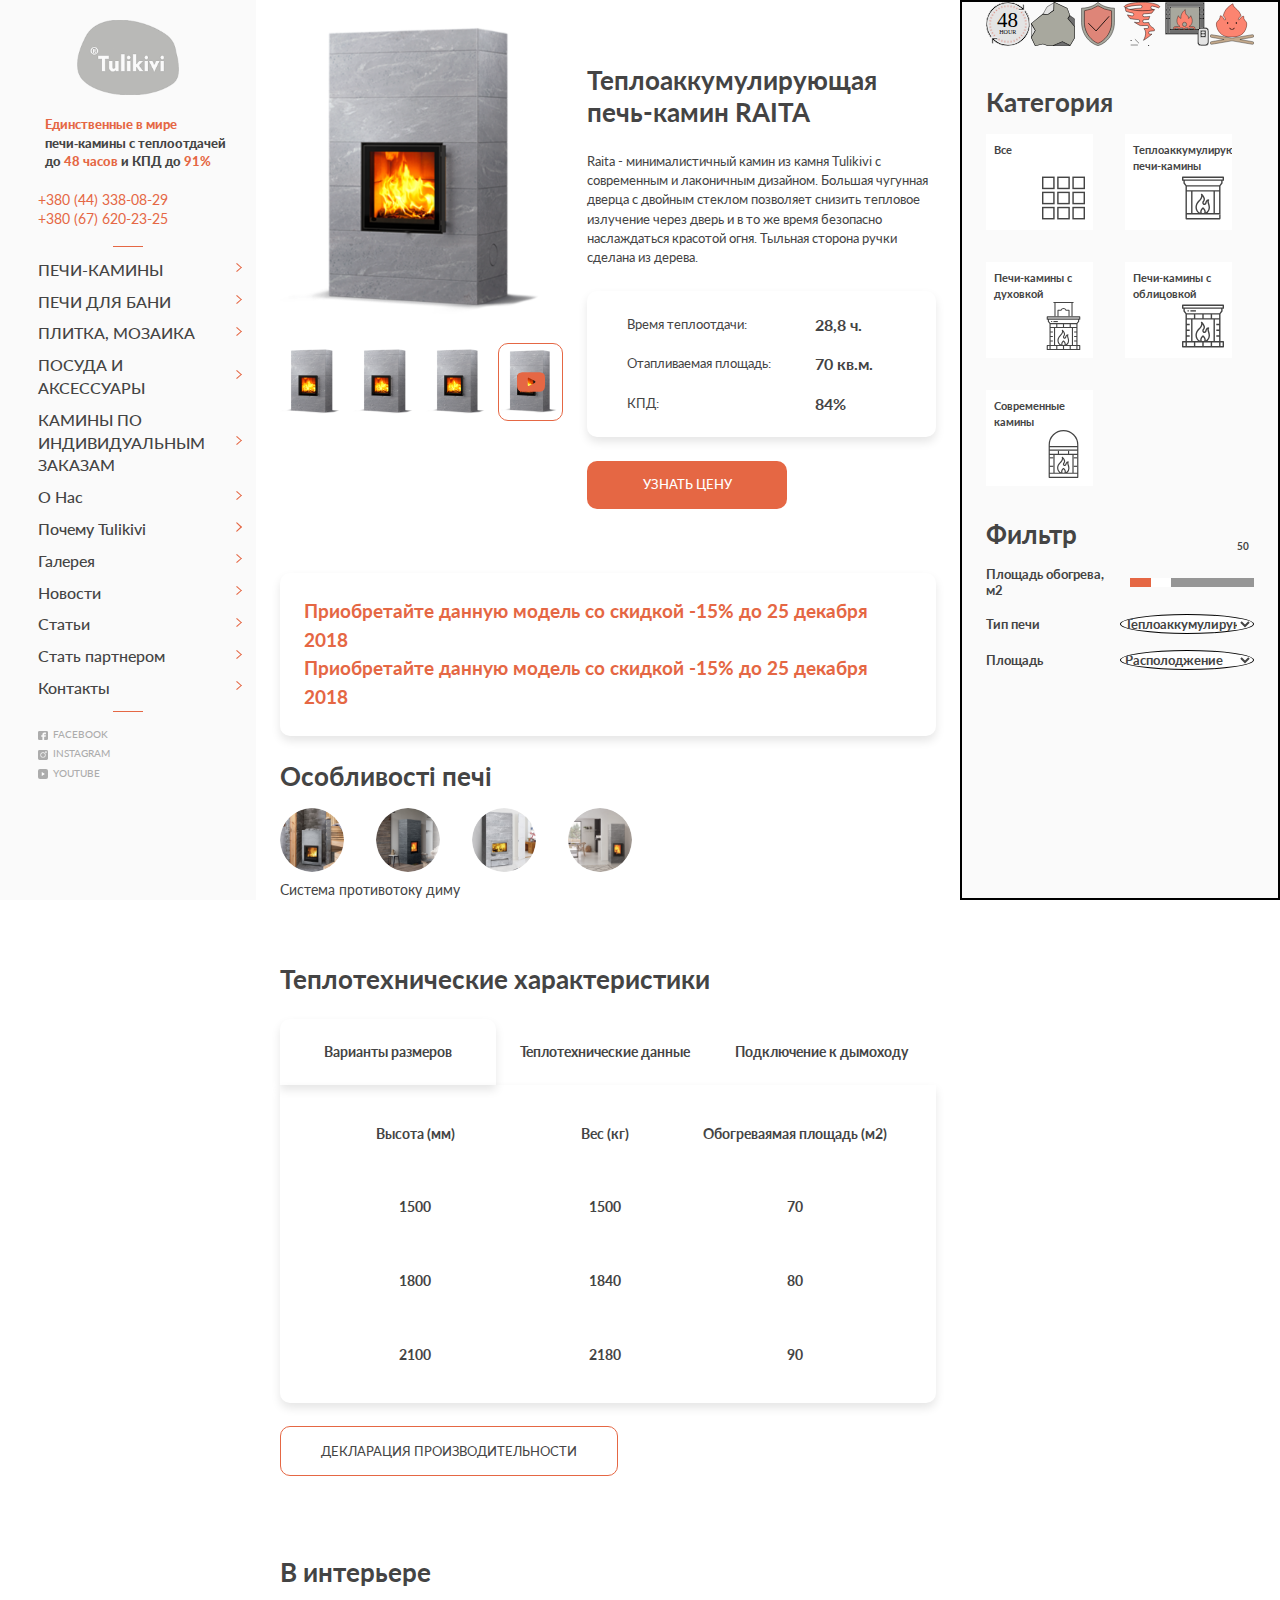
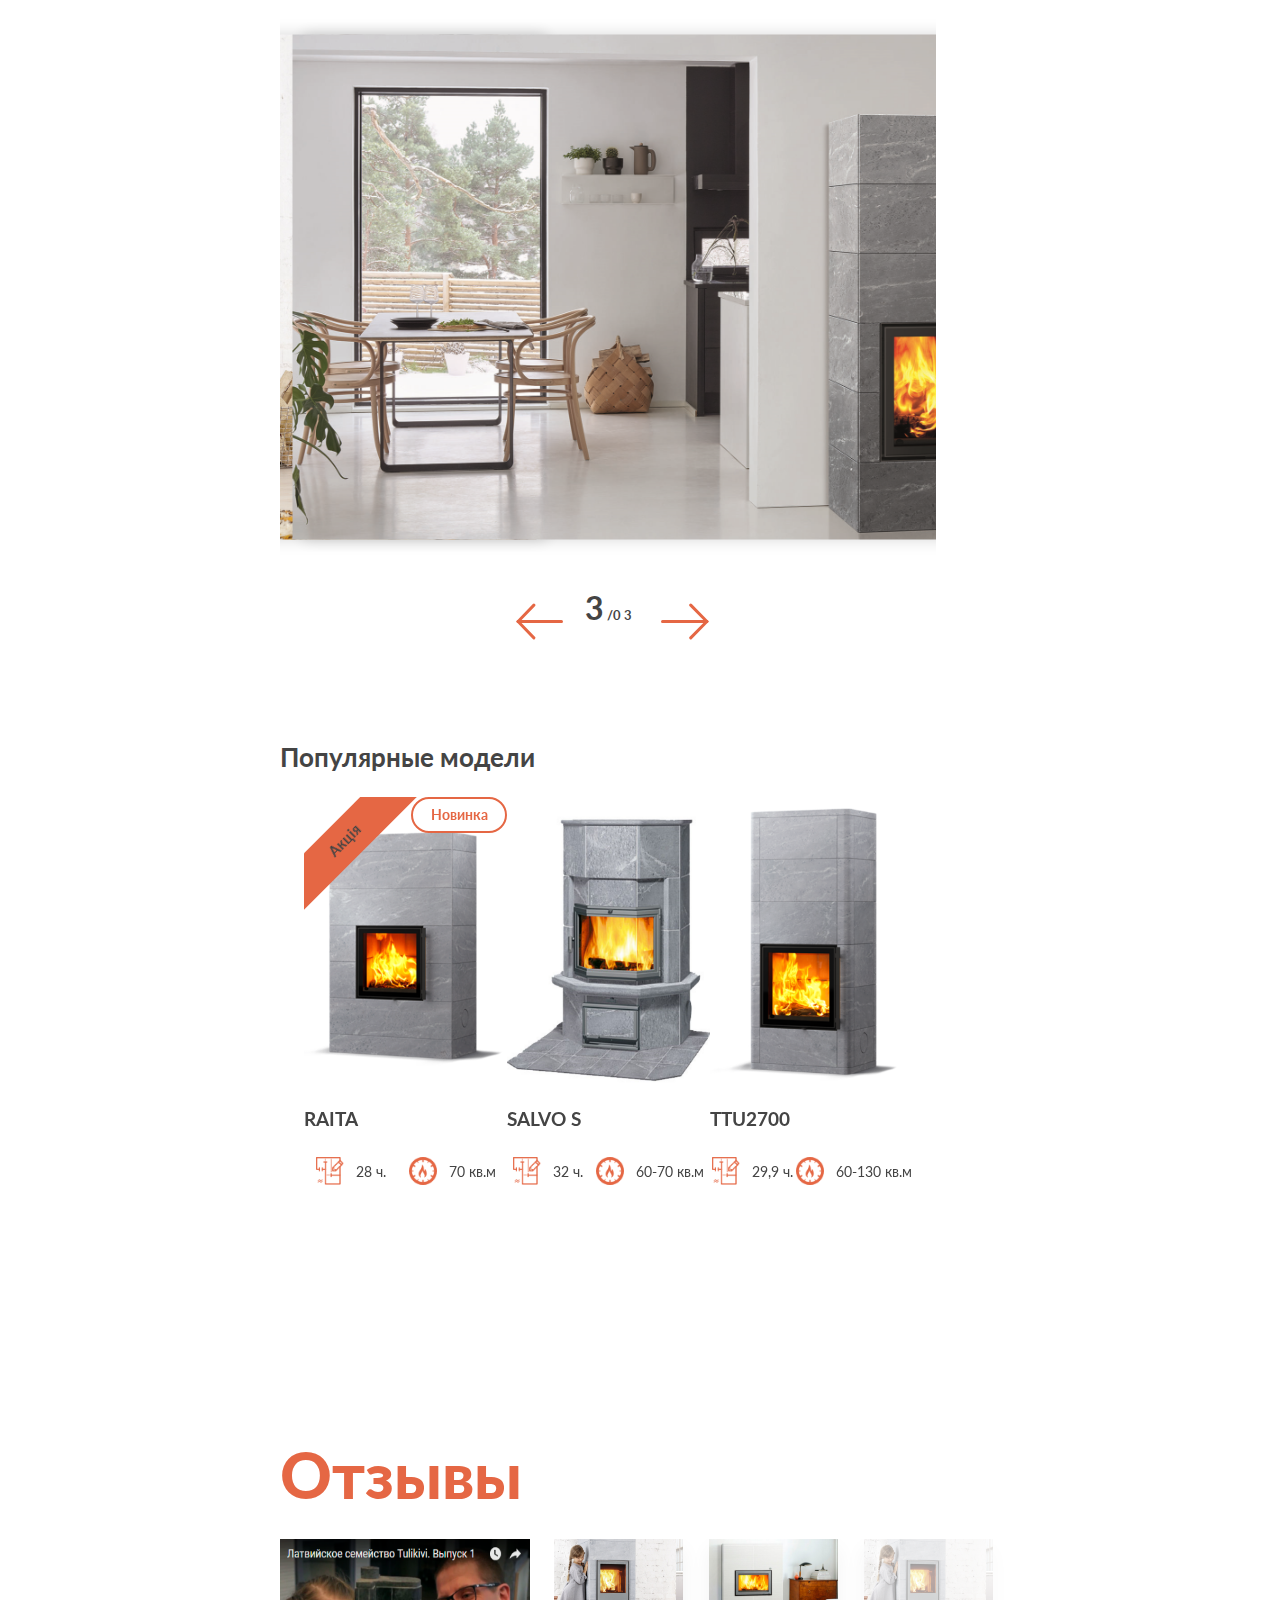
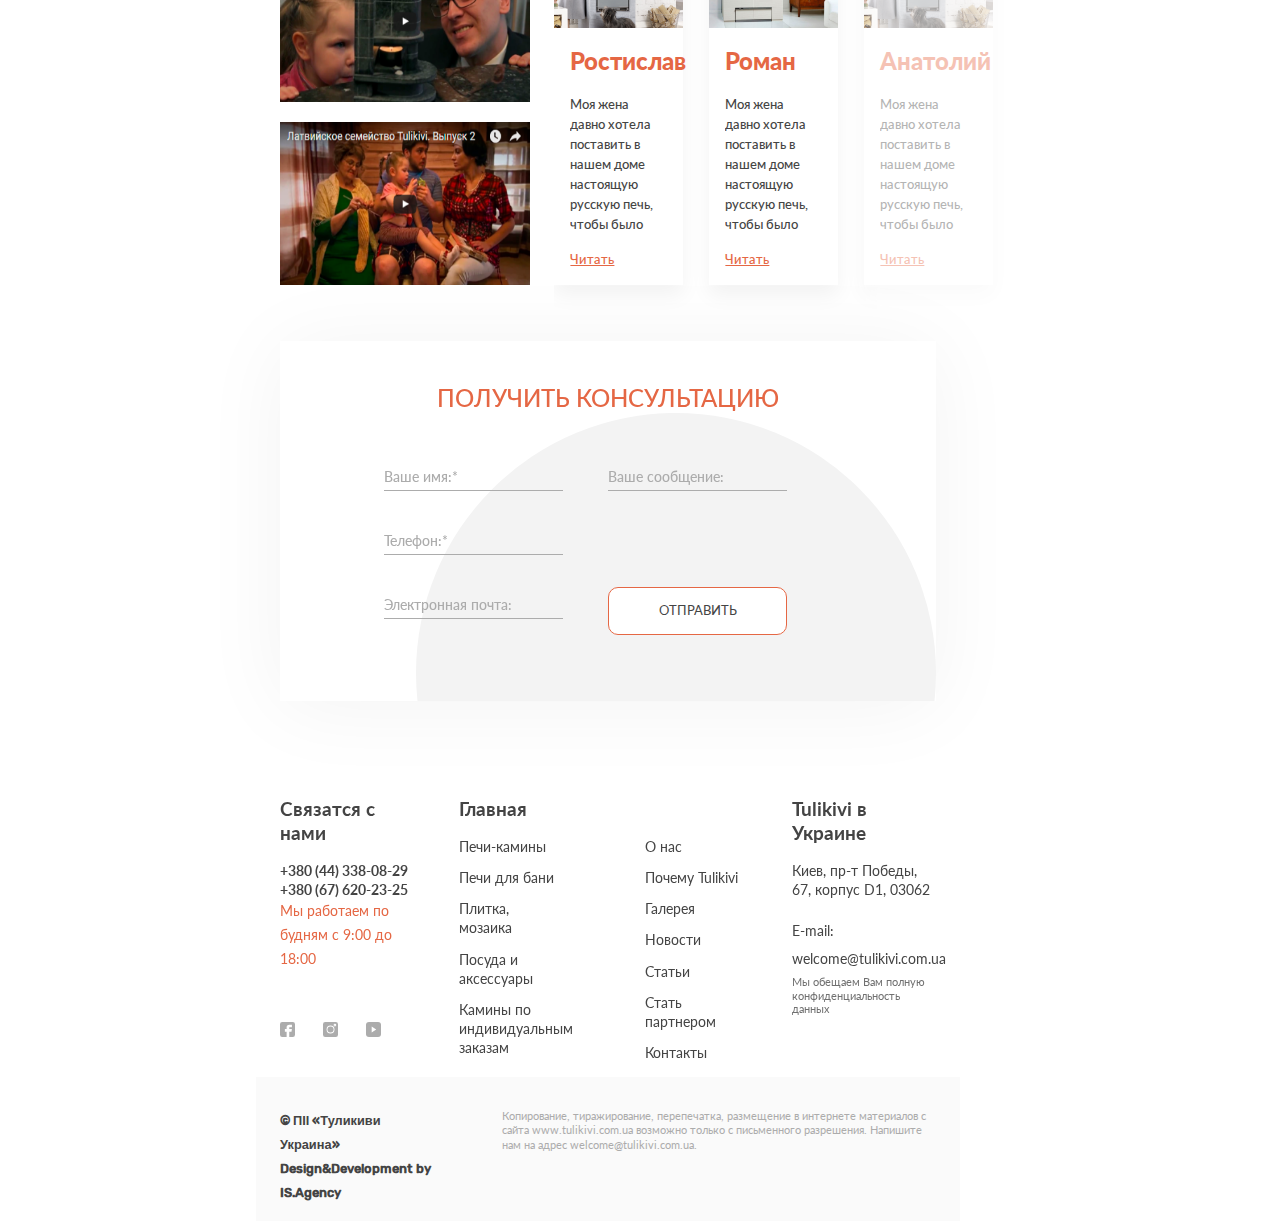
<file: page_product.html>
<!DOCTYPE html>
<html lang="en">
<head>
    <meta charset="UTF-8"/>
    <title>Печь</title>
    <meta name="viewport" content="width=device-width, initial-scale=1"/>

    <link rel="icon" href="#" type="image/ico" sizes="16x16"/>
    <link rel="stylesheet" href="assets/css/reset.css"/>
    <link rel="stylesheet" href="assets/css/bootstrap.min.css"/>
    <link rel="stylesheet" href="assets/fonts/lato.css"/>
    <link rel="stylesheet" href="assets/slick/slick.css">
    <link rel="stylesheet" href="assets/css/style.css"/>
</head>
<body>
<div class="main_wrapper">
    <div class="aside">
        <a href="/" class="aside_logo">
            <img src="assets/img/logo.png" alt="Tulikivi"/>
        </a>
        <div class="aside_logo_text">
            <i>Единственные в мире</i> печи&#8209;камины с теплоотдачей до&nbsp;<i
        >48&nbsp;часов</i>
            и&nbsp;КПД&nbsp;до&nbsp;<i>91%</i>
        </div>
        <div class="aside_phone">
            <p>+380 (44) 338-08-29</p>
            <p>+380 (67) 620-23-25</p>
        </div>
        <div class="aside_menu">
            <ul>
                <li><a href="">ПЕЧИ-КАМИНЫ</a></li>
                <li><a href="">ПЕЧИ ДЛЯ БАНИ</a></li>
                <li><a href="">ПЛИТКА, МОЗАИКА</a></li>
                <li><a href="">ПОСУДА И АКСЕССУАРЫ</a></li>
                <li><a href="">КАМИНЫ ПО ИНДИВИДУАЛЬНЫМ ЗАКАЗАМ</a></li>
                <li><a href="">О Нас</a></li>
                <li><a href="">Почему Tulikivi</a></li>
                <li><a href="">Галерея</a></li>
                <li><a href="">Новости</a></li>
                <li><a href="">Статьи</a></li>
                <li><a href="">Стать партнером</a></li>
                <li><a href="">Контакты</a></li>
            </ul>
        </div>
        <div class="aside_networks">
            <ul>
                <li>
                    <a href=""
                    ><img src="assets/img/facebook.svg" alt=""/>FACEBOOK</a
                    >
                </li>
                <li>
                    <a href=""
                    ><img src="assets/img/instagram.svg" alt=""/>INSTAGRAM</a
                    >
                </li>
                <li>
                    <a href=""><img src="assets/img/youtube.svg" alt=""/>YOUTUBE</a>
                </li>
            </ul>
        </div>
    </div>
    <div class="page_wrapper">
        <secition class="product_card">
            <div class="product_card_img">
                <div class="product_card_img_main">
                    <img src="assets/img/page_product/product@2x.png" alt="">
                </div>
                <div class="product_card_img_list">
                    <div class="product_card_img_list_wrapper_photo">
                        <img src="assets/img/page_product/product.png" alt="">
                    </div>
                    <div class="product_card_img_list_wrapper_photo">
                        <img src="assets/img/page_product/product.png" alt="">
                    </div>
                    <div class="product_card_img_list_wrapper_photo">
                        <img src="assets/img/page_product/product.png" alt="">
                    </div>
                    <div class="product_card_img_list_wrapper_video">
                            <img src="assets/img/page_product/product.png" alt="">
                        <div class="product_card_img_list_wrapper_video_icon">
                            <img src="assets/img/play.svg" alt="">
                        </div>
                    </div>
                </div>
            </div>
            <div class="product_card_about_product">
                <h3 class="section_title product_card_about_product_title">Теплоаккумулирующая печь-камин RAITA</h3>
                <p>Raita - минималистичный камин из камня Tulikivi с современным и лаконичным дизайном. Большая чугунная дверца с двойным стеклом позволяет снизить тепловое излучение через дверь и в то же время безопасно наслаждаться красотой огня. Тыльная сторона ручки сделана из дерева.</p>
                <div class="product_card_about_product_feature">
                    <div class="product_card_about_product_feature_title">
                        <p>Время теплоотдачи:</p>
                        <p>Отапливаемая площадь:</p>
                        <p>КПД:</p>
                    </div>
                    <div class="product_card_about_product_feature_value">
                        <p>28,8 ч.</p>
                        <p>70 кв.м.</p>
                        <p>84%</p>
                    </div>
                </div>
                <button class="product_card_about_product_button">УЗНАТЬ ЦЕНУ</button>
            </div>
        </secition>
        <section class="box_sale">
            <div class="box_sale_content">
                <p>Приобретайте данную модель со скидкой -15% до 25 декабря 2018</p>
                <p>Приобретайте данную модель со скидкой -15% до 25 декабря 2018</p>
            </div>
        </section>
        <section class="product_advantages">
            <h4 class="section_title product_advantages_title">Особливості печі</h4>
            <div class="product_advantages_img">
                <img src="assets/img/page_product/page_product_features@2x.png" alt="">
                <img src="assets/img/page_product/page_product_features2@2x.png" alt="">
                <img src="assets/img/page_product/page_product_features3@2x.png" alt="">
                <img src="assets/img/page_product/page_product_features4@2x.png" alt="">
            </div>
            <p>Система противотоку диму</p>
        </section>
        <section class="product_specifications">
            <h4 class="section_title">Теплотехнические характеристики</h4>
            <div class="product_specifications_values">
                <div class="product_specifications_values_header">
                    <div class="product_specifications_marker product_specifications_marker_active">
                        Варианты размеров
                    </div>
                    <div class="product_specifications_marker">
                        Теплотехнические данные
                    </div>
                    <div class="product_specifications_marker">
                        Подключение к дымоходу
                    </div>
                </div>
                <div class="product_specifications_values_content">
                    <div class="specifications_values_content_col">
                        <p class="specifications_values_content_height_caption">Высота (мм)</p>
                        <p>1500</p>
                        <p>1800</p>
                        <p>2100</p>
                    </div>
                    <div class="specifications_values_content_col">
                        <p class="specifications_values_content_weight_caption">Вес (кг)</p>
                        <p>1500</p>
                        <p>1840</p>
                        <p>2180</p>
                    </div>
                    <div class="specifications_values_content_col">
                        <p class="specifications_values_content_square_caption">Обогреваямая площадь (м2)</p>
                        <p>70</p>
                        <p>80</p>
                        <p>90</p>
                    </div>
                </div>

                <div class="product_specifications_values_content">
                    <div class="values_content_data">
                        <div class="values_content_data_item">
                            <p class="values_content_data_item_name">Модель</p>
                            <p class="values_content_data_item_number">RAITE 15</p>
                        </div>
                        <div class="values_content_data_item">
                            <p class="values_content_data_item_name">КПД,%</p>
                            <p class="values_content_data_item_number">1550-1630</p>
                        </div>
                        <div class="values_content_data_item">
                            <p class="values_content_data_item_name">Энергоемкость,Кв/ч</p>
                            <p class="values_content_data_item_number">1660-1740</p>
                        </div>
                        <div class="values_content_data_item">
                            <p class="values_content_data_item_name">Количество дров для достижения 100% энергоемкости, кг</p>
                            <p class="values_content_data_item_number">1750-1830</p>
                        </div>
                        <div class="values_content_data_item">
                            <p class="values_content_data_item_name">Время теплоотдачи,ч.</p>
                            <p class="values_content_data_item_number">28,8</p>
                        </div>
                    </div>
                </div>

                <div class="product_specifications_values_content">
                    <div class="values_content_conection">
                        <div class="conection_size">
                            <p  class="conection_size_name">Ширина/высота/глубина,мм</p>
                            <p class="conection_size_number">1100x1500x550</p>
                        </div>
                        <div class="conection_size">
                            <p  class="conection_size_name">Ширина/глубина топки,мм</p>
                            <p  class="conection_size_number">470x345</p>
                        </div>
                        <div class="conection_size">
                            <p  class="conection_size_name">Ширина/глубина топки духовки, мм</p>
                            <p  class="conection_size_number">470x345</p>
                        </div>
                        <div class="conection_size">
                            <p  class="conection_size_name">Безопасное расстояния сзади,мм</p>
                            <p  class="conection_size_number">200</p>
                        </div>
                        <div class="conection_size">
                            <p  class="conection_size_name">Безопасное расстояния сбоку,мм</p>
                            <p  class="conection_size_number">500</p>
                        </div>
                        <div class="conection_size">
                            <p  class="conection_size_name">Рекомендуемое сечение дымохода</p>
                            <p  class="conection_size_number">1/1 кирпич, ø 150...210 мм</p>
                        </div>
                    </div>
                    <div class="values_content_img">
                        <img src="assets/img/page_product/jalanti_v1_blueprint@2x.png" alt="">
                    </div>
                </div>
            </div>
            <a href="#" class="product_specifications_button">ДЕКЛАРАЦИЯ ПРОИЗВОДИТЕЛЬНОСТИ</a>
        </section>
        <section class="slider_works">
            <h4 class="section_title slider_works_title">В интерьере</h4>
            <div class="slider_works_list">
                <div class="about_slider_img">
                    <img src="assets/img/about_us_slider-11.png" alt="">
                </div>
                <div class="about_slider_img">
                    <img src=" assets/img/about_us_slider-2.png" alt="">
                </div>
                <div class="about_slider_img">
                    <img src="assets/img/about_us_slider-3.png" alt="">
                </div>
            </div>
            <div class="slider_works_nav">
                <!--<div class="slider_works_nav_left">-->
                    <!--<img src="assets/img/l_arrow_slider.svg" alt="">-->
                <!--</div>-->
                <div class="slider_works_nav_count">
                    <span class="slider_works_nav_count_check">01</span>
                    /0
                    <span class="slider_works_nav_count_quantity">3</span>
                </div>
                <!--<div class="slider_works_nav_right">-->
                    <!--<img src="assets/img/r_arrow_slider.svg" alt="">-->
                <!--</div>-->
            </div>
        </section>
        <section class="slider_popular_models">
            <h3 class="section_title">Популярные модели</h3>
            <div class="popular_models">
                <div class="popular_model">
                    <div class="popular_model_img">
                        <img src="assets/img/page_ovens/ovens/raita@2x.png" alt="">
                    </div>
                    <p class="popular_model_name">RAITA</p>
                    <div class="popular_model_features">
                        <div class="popular_model_features_icon">
                            <img src="assets/img/page_ovens/002-blueprint.png" alt="">
                            <p>28 ч.</p>
                        </div>
                        <div class="popular_model_features_icon">
                            <img src="assets/img/page_ovens/asset-5.png" alt="">
                            <p>70 кв.м</p>
                        </div>
                    </div>
                    <button class="popular_model_button_more">ПОДРОБНЕЕ</button>
                    <div class="popular_model_label_stock">
                        <p>Акція</p>
                    </div>
                    <div class="popular_model_label_new">
                        <p>Новинка</p>
                    </div>
                </div>
                <div class="popular_model">
                    <div class="popular_model_img">
                        <img src="assets/img/page_ovens/ovens/salvo-s@2x.png" alt="">
                    </div>
                    <p class="popular_model_name">SALVO S</p>
                    <div class="popular_model_features">
                        <div class="popular_model_features_icon">
                            <img src="assets/img/page_ovens/002-blueprint.png" alt="">
                            <p>32 ч.</p>
                        </div>
                        <div class="popular_model_features_icon">
                            <img src="assets/img/page_ovens/asset-5.png" alt="">
                            <p>60-70 кв.м</p>
                        </div>
                    </div>
                    <button class="popular_model_button_more">ПОДРОБНЕЕ</button>
                </div>
                <div class="popular_model">
                    <div class="popular_model_img">
                        <img src="assets/img/page_ovens/ovens/ttu2700@2x.png" alt="">
                    </div>
                    <p class="popular_model_name">TTU2700</p>
                    <div class="popular_model_features">
                        <div class="popular_model_features_icon">
                            <img src="assets/img/page_ovens/002-blueprint.png" alt="">
                            <p>29,9 ч.</p>
                        </div>
                        <div class="popular_model_features_icon">
                            <img src="assets/img/page_ovens/asset-5.png" alt="">
                            <p>60-130 кв.м</p>
                        </div>
                    </div>
                    <button class="popular_model_button_more">ПОДРОБНЕЕ</button>
                </div>
            </div>
        </section>
        <section class="main_reviews">
            <h3 class="main_reviews_header">
                Отзывы
            </h3>
            <div class="main_reviews_content">
                <div class="main_reviews_videos main_reviews_videos_for_page_ovens">
                    <div class="main_reviews_video main_reviews_video_for_page_ovens"><img src="assets/img/Video5.png" alt="" class="main_reviews_video_frame">
                        <!--<div class="main_about_video_text">Комфортное тепло Tulikivi или почему мы?</div>-->
                    </div>
                    <div class="main_reviews_video main_reviews_video_for_page_ovens"><img src="assets/img/Video6.png" alt="" class="main_reviews_video_frame">
                        <!--<div class="main_about_video_text">О компании Tulikivi</div>-->
                    </div>
                    <!--<div class="main_reviews_video"><img src="assets/img/Video7.png" alt="" class="main_reviews_video_frame">-->
                        <!--&lt;!&ndash;<div class="main_about_video_text">Как устанавливают печи-камины Tulikivi</div>&ndash;&gt;-->
                    <!--</div>-->
                    <!--<div class="main_reviews_video"><img src="assets/img/Video8.png" alt="" class="main_reviews_video_frame">-->
                        <!--&lt;!&ndash;<div class="main_about_video_text">Tulikivi на выставке Аква-Терм в Киеве</div>&ndash;&gt;-->
                    <!--</div>-->
                </div>
                <div class="main_reviews_wrapper">
                    <div class="main_reviews_slider ">
                        <a class="main_reviews_slide">
                            <div class="main_reviews_slide_img">
                                <img src="assets/img/review.png" alt="">
                            </div>
                            <div class="main_reviews_slide_content">
                                <div class="main_reviews_slide_header">
                                    Ростислав
                                </div>
                                <div class="main_reviews_slide_text">
                                    Моя жена давно хотела поставить в нашем доме настоящую русскую печь, чтобы было можно готовить блюда,
                                    как у бабушки. Поэтому я решил приобрести ей печь с духовкой от Tulikivi.
                                    Ее восторг превзошел все мои ожидания. Теперь эта печь работает на полную мощность и
                                    каждый день супруга радует меня все новыми и новыми блюдами. Хотите обрадовать жену —
                                    купите ей такую печь, ведь изделие имеет не только привлекательный внешний вид, но и
                                    обладает широким функционалом. Спасибо за все Tulikivi.
                                </div>
                                <div class="main_reviews_slide_link">Читать</div>
                            </div>
                        </a>
                        <a class="main_reviews_slide">
                            <div class="main_reviews_slide_img">
                                <img src="assets/img/tulikivi_slider.png" alt="">
                            </div>
                            <div class="main_reviews_slide_content">
                                <div class="main_reviews_slide_header">
                                    Роман
                                </div>
                                <div class="main_reviews_slide_text">
                                    Моя жена давно хотела поставить в нашем доме настоящую русскую печь, чтобы было можно готовить блюда,
                                    как у бабушки. Поэтому я решил приобрести ей печь с духовкой от Tulikivi.
                                    Ее восторг превзошел все мои ожидания. Теперь эта печь работает на полную мощность и
                                    каждый день супруга радует меня все новыми и новыми блюдами. Хотите обрадовать жену —
                                    купите ей такую печь, ведь изделие имеет не только привлекательный внешний вид, но и
                                    обладает широким функционалом. Спасибо за все Tulikivi.
                                </div>
                                <div class="main_reviews_slide_link">Читать</div>
                            </div>
                        </a>
                        <a class="main_reviews_slide">
                            <div class="main_reviews_slide_img">
                                <img src="assets/img/review.png" alt="">
                            </div>
                            <div class="main_reviews_slide_content">
                                <div class="main_reviews_slide_header">
                                    Анатолий
                                </div>
                                <div class="main_reviews_slide_text">
                                    Моя жена давно хотела поставить в нашем доме настоящую русскую печь, чтобы было можно готовить блюда,
                                    как у бабушки. Поэтому я решил приобрести ей печь с духовкой от Tulikivi.
                                    Ее восторг превзошел все мои ожидания. Теперь эта печь работает на полную мощность и
                                    каждый день супруга радует меня все новыми и новыми блюдами. Хотите обрадовать жену —
                                    купите ей такую печь, ведь изделие имеет не только привлекательный внешний вид, но и
                                    обладает широким функционалом. Спасибо за все Tulikivi.
                                </div>
                                <div class="main_reviews_slide_link">Читать</div>
                            </div>
                        </a>
                    </div>
                </div>
            </div>
        </section>
        <section class="contact_form">
            <h4 class="contact_form_title">ПОЛУЧИТЬ КОНСУЛЬТАЦИЮ</h4>
            <form class="contact_form_info" action="#" method="POST">
                <div class="form_input">
                    <input id="form_name" name="name" type="text">
                    <label for="form_name">Ваше имя:*</label>
                </div>
                <div class="form_input">
                    <input id="form_tel" name="telephone" type="tel">
                    <label for="form_tel">Телефон:*</label>
                </div>
                <div class="form_input">
                    <input id="form_email" name="email" type="email">
                    <label for="form_email">Электронная почта:</label>
                </div>
                <div class="form_input">
                    <input id="form_mesg" name="messege" type="text">
                    <label for="form_mesg">Ваше сообщение:</label>
                </div>
                <button class="form_submit" type="submit"><p>ОТПРАВИТЬ</p></button>
            </form>
            <div class="form_bg"></div>
        </section>
        <footer>
            <div class="footer_top_content">
                <div class="footer_contact_info">
                    <h5 class="footer_title">Связатся с нами</h5>
                    <p class="footer_contact_info_tel" type="tel">
                        +380 (44) 338-08-29
                    </p>
                    <p class="footer_contact_info_tel" type="tel">
                        +380 (67) 620-23-25
                    </p>
                    <p class="footer_contact_info_time">Мы работаем по будням с 9:00 до 18:00</p>
                </div>
                <div class="footer_nav">
                    <h5 class="footer_title">Главная</h5>
                    <ul class="footer_nav_list">
                        <li class="footer_nav_link"><a href="#">Печи-камины</a></li>
                        <li class="footer_nav_link"><a href="#">Печи для бани</a></li>
                        <li class="footer_nav_link"><a href="#">Плитка, мозаика</a></li>
                        <li class="footer_nav_link"><a href="#">Посуда и аксессуары</a></li>
                        <li class="footer_nav_link"><a href="#">Камины по индивидуальным заказам</a></li>
                        <li class="footer_nav_link"><a href="#">О нас</a></li>
                        <li class="footer_nav_link"><a href="#">Почему Tulikivi</a></li>
                        <li class="footer_nav_link"><a href="#">Галерея</a></li>
                        <li class="footer_nav_link"><a href="#">Новости</a></li>
                        <li class="footer_nav_link"><a href="#">Статьи</a></li>
                        <li class="footer_nav_link"><a href="#">Стать партнером</a></li>
                        <li class="footer_nav_link"><a href="#">Контакты</a></li>
                    </ul>
                </div>
                <div class="footer_adress">
                    <h5 class="footer_title">Tulikivi в Украине</h5>
                    <p class="footer_adress_value">Киев, пр-т Победы, 67, корпус D1, 03062</p>
                    <p class="footer_adress_email">E-mail:</p>
                    <p class="footer_adress_email"> welcome@tulikivi.com.ua</p>
                    <p class="footer_adress_small_text">Мы обещаем Вам полную конфиденциальность данных</p>
                </div>
                <div class="social_icon">
                    <ul>
                        <li>
                            <a href=""
                            ><img src="assets/img/facebook.svg" alt=""/></a
                            >
                        </li>
                        <li>
                            <a href=""
                            ><img src="assets/img/instagram.svg" alt=""/></a
                            >
                        </li>
                        <li>
                            <a href=""><img src="assets/img/youtube.svg" alt=""/></a>
                        </li>
                    </ul>

                </div>
            </div>
            <div class="footer_down_content">
                <div class="footer_down_content_bold">
                    <p>
                        © ПІІ «Туликиви Украина»
                    </p>
                    <p>
                        Design&Development by IS.Agency
                    </p>
                </div>
                <p class="footer_down_content_text">
                    Копирование, тиражирование, перепечатка, размещение в интернете материалов с сайта
                    www.tulikivi.com.ua возможно только с письменного разрешения. Напишите нам на адрес
                    welcome@tulikivi.com.ua.
                </p>
            </div>
        </footer>
    </div>
    <div class="site_bar">
        <div class="site_bar_icons">
            <div class="site_bar_icons_icon">
                <img src="assets/img/Icons-01.svg" alt="">
            </div>
            <div class="site_bar_icons_icon">
                <img src="assets/img/Icons-02.svg" alt="">
            </div>
            <div class="site_bar_icons_icon">
                <img src="assets/img/Icons-03.svg" alt="">
            </div>
            <div class="site_bar_icons_icon">
                <img src="assets/img/Icons-04.svg" alt="">
            </div>
            <div class="site_bar_icons_icon">
                <img src="assets/img/Icons-05.svg" alt="">
            </div>
            <div class="site_bar_icons_icon">
                <img src="assets/img/Icons-06.svg" alt="">
            </div>
        </div>
        <div class="site_bar_categories">
            <h4 class="site_bar_title">Категория</h4>
            <div class="categories_list">
                <div class="categories_list_item">
                    <p>Все</p>
                    <img src="assets/img/site_bar_img/catg_icon1.svg" alt="">
                    <div class="categories_list_item_bg"></div>
                </div>
                <div class="categories_list_item">
                    <p>Теплоаккумулирующие печи-камины</p>
                    <img src="assets/img/site_bar_img/catg_icon2.svg" alt="">
                    <div class="categories_list_item_bg"></div>
                </div>
                <div class="categories_list_item">
                    <p>Печи-камины с духовкой</p>
                    <img src="assets/img/site_bar_img/catg_icon3.svg"">
                    <div class="categories_list_item_bg"></div>
                </div>
                <div class="categories_list_item">
                    <p>Печи-камины с облицовкой</p>
                    <img src="assets/img/site_bar_img/catg_icon4.svg" alt="">
                    <div class="categories_list_item_bg"></div>
                </div>
                <div class="categories_list_item">
                    <p>Современные камины</p>
                    <img src="assets/img/site_bar_img/catg_icon5.svg" alt="">
                    <div class="categories_list_item_bg"></div>
                </div>
            </div>
        </div>
        <div class="site_bar_filter">
            <h4 class="site_bar_title">Фильтр</h4>
            <div class="site_bar_filter_body">
                <div class="site_bar_filter_input">
                    <label class="site_bar_filter_title" for="meters">Площадь обогрева, м2</label>
                    <input oninput="out.value=(meters.value)" id="meters" type="range" min="0" max="150" step="10" value="30">
                    <output id="out">50</output>
                </div>
                <div class="site_bar_filter_input">
                    <label class="site_bar_filter_title" for="type_oven">Тип печи</label>
                    <select id="type_oven" value="Теплоаккумулирующая">
                        <option value="Теплоаккумулирующая">Теплоаккумулирующая</option>
                        <option value="Электрокаменки Tulikivi">Электрокаменки Tulikivi</option>
                        <option value="Для Бани">Для Бани</option>
                    </select>
                </div>
                <div class="site_bar_filter_input">
                    <label class="site_bar_filter_title" for="filter_square">Площадь</label>
                    <select id="filter_square" value="Расположение">
                        <option value="Теплоаккумулирующая">Располоджение</option>
                        <option value="Электрокаменки Tulikivi">Электрокаменки Tulikivi</option>
                        <option value="Для Бани">Для Бани</option>
                    </select>
                </div>
            </div>
        </div>
    </div>
</div>
<script src="assets/js/jquery.js"></script>
<script type="text/javascript" src="assets/slick/slick.min.js"></script>
<script src="assets/js/script.js"></script>
</body>
</html>
</file>
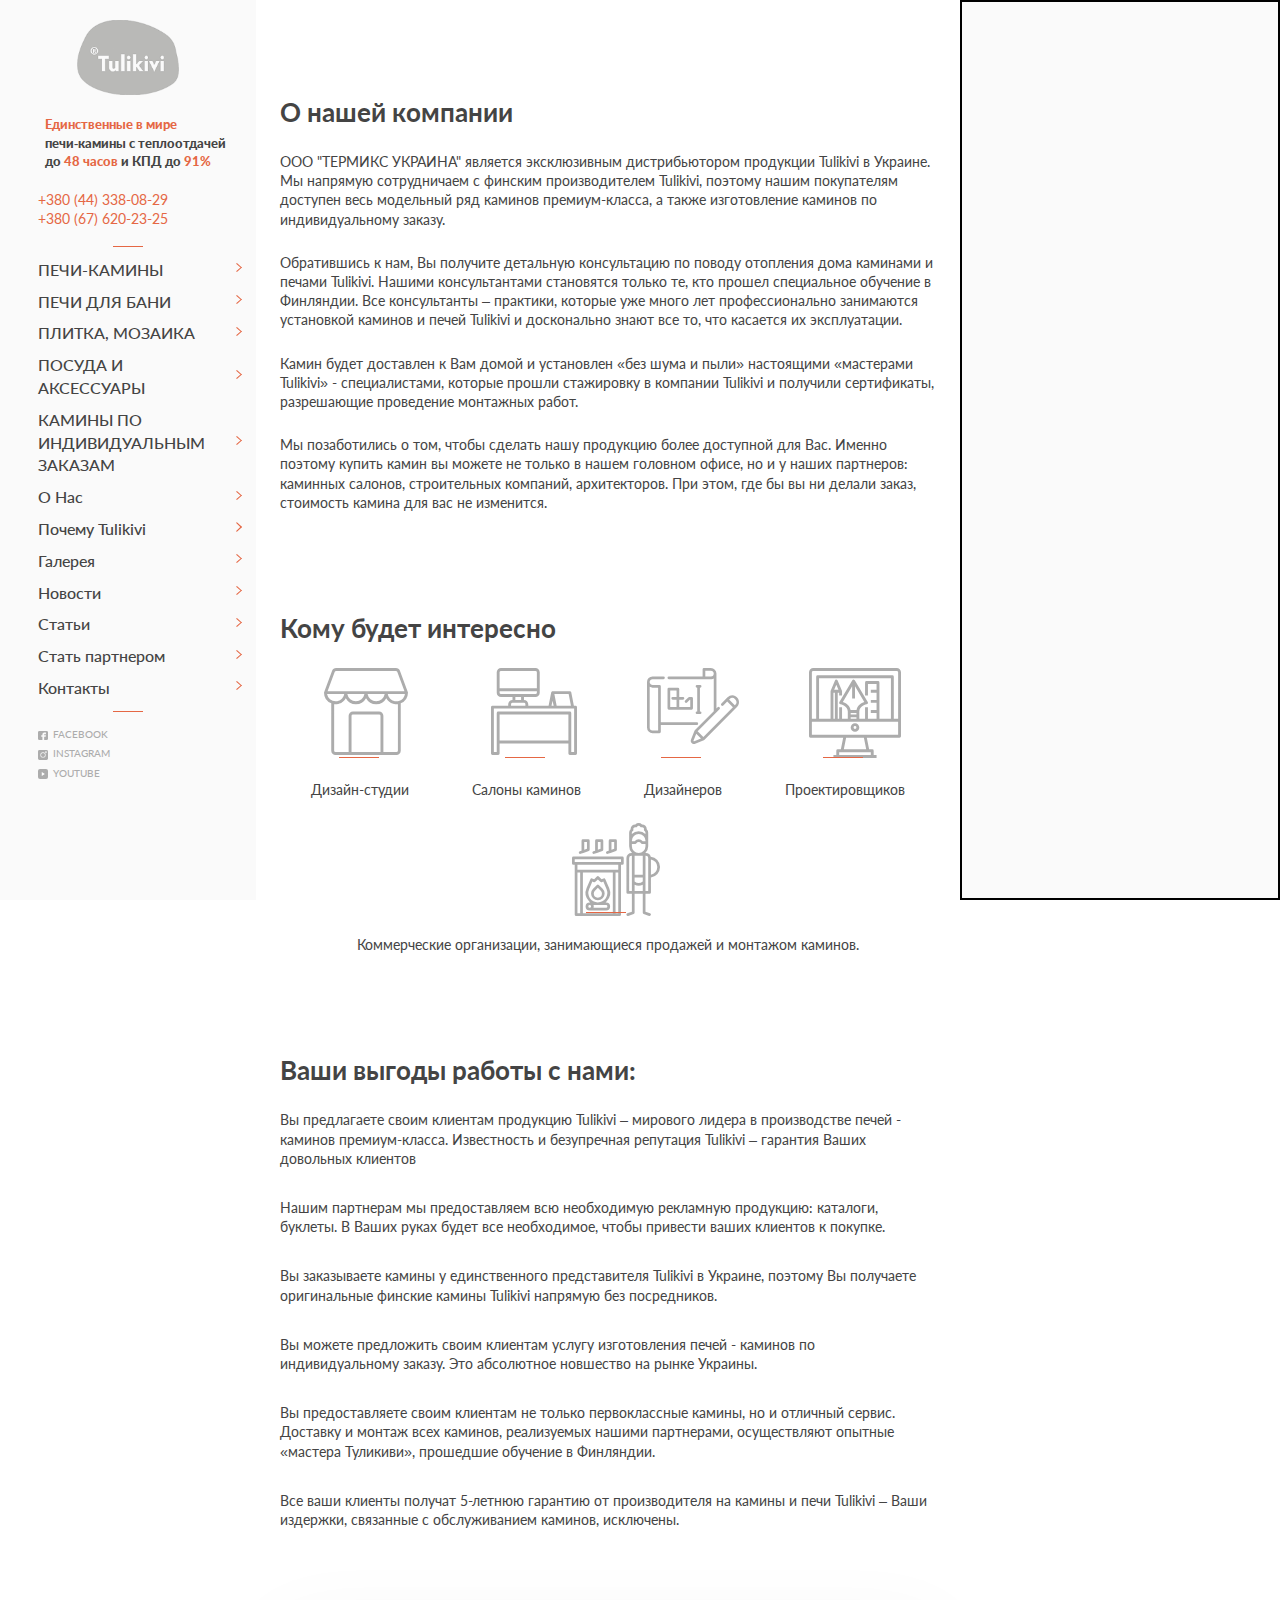
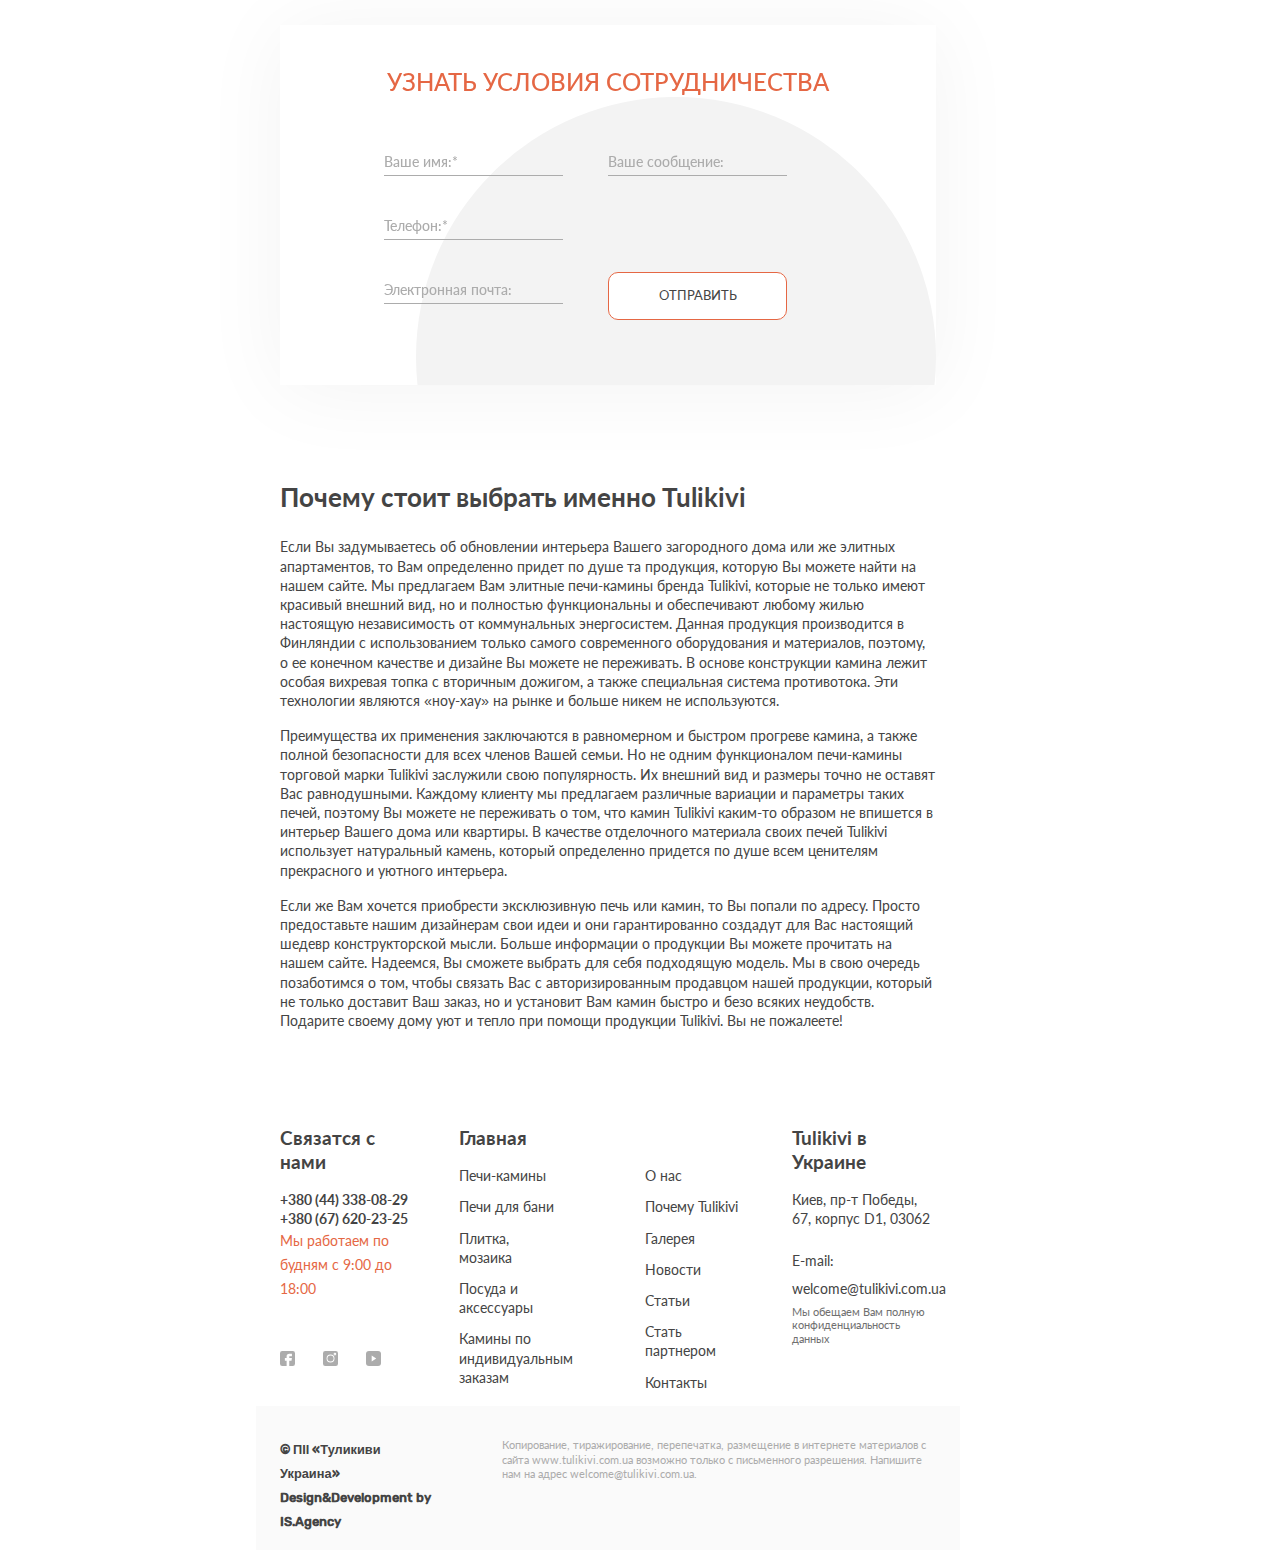
<file: partners.html>
<!DOCTYPE html>
<html lang="en">
<head>
    <meta charset="UTF-8"/>
    <title>Стать партнером</title>
    <meta name="viewport" content="width=device-width, initial-scale=1"/>

    <link rel="icon" href="#" type="image/ico" sizes="16x16"/>
    <link rel="stylesheet" href="assets/css/reset.css"/>
    <link rel="stylesheet" href="assets/css/bootstrap.min.css"/>
    <link rel="stylesheet" href="assets/fonts/lato.css"/>
    <link rel="stylesheet" href="assets/slick/slick.css">
    <link rel="stylesheet" href="assets/slick/slick-theme.css">
    <link rel="stylesheet" href="assets/css/style.css"/>
</head>
<body>
<div class="main_wrapper">
    <div class="aside">
        <a href="/" class="aside_logo">
            <img src="assets/img/logo.png" alt="Tulikivi"/>
        </a>
        <div class="aside_logo_text">
            <i>Единственные в мире</i> печи&#8209;камины с теплоотдачей до&nbsp;<i
        >48&nbsp;часов</i>
            и&nbsp;КПД&nbsp;до&nbsp;<i>91%</i>
        </div>
        <div class="aside_phone">
            <p>+380 (44) 338-08-29</p>
            <p>+380 (67) 620-23-25</p>
        </div>
        <div class="aside_menu">
            <ul>
                <li><a href="">ПЕЧИ-КАМИНЫ</a></li>
                <li><a href="">ПЕЧИ ДЛЯ БАНИ</a></li>
                <li><a href="">ПЛИТКА, МОЗАИКА</a></li>
                <li><a href="">ПОСУДА И АКСЕССУАРЫ</a></li>
                <li><a href="">КАМИНЫ ПО ИНДИВИДУАЛЬНЫМ ЗАКАЗАМ</a></li>
                <li><a href="">О Нас</a></li>
                <li><a href="">Почему Tulikivi</a></li>
                <li><a href="">Галерея</a></li>
                <li><a href="">Новости</a></li>
                <li><a href="">Статьи</a></li>
                <li><a href="">Стать партнером</a></li>
                <li><a href="">Контакты</a></li>
            </ul>
        </div>
        <div class="aside_networks">
            <ul>
                <li>
                    <a href=""
                    ><img src="assets/img/facebook.svg" alt=""/>FACEBOOK</a
                    >
                </li>
                <li>
                    <a href=""
                    ><img src="assets/img/instagram.svg" alt=""/>INSTAGRAM</a
                    >
                </li>
                <li>
                    <a href=""><img src="assets/img/youtube.svg" alt=""/>YOUTUBE</a>
                </li>
            </ul>
        </div>
    </div>
    <div class="page_wrapper">
        <section class="partners_about_us">
            <h4 class="section_title partners_about_us_title">О нашей компании</h4>
            <p>ООО "ТЕРМИКС УКРАИНА" является эксклюзивным дистрибьютором продукции Tulikivi в Украине. Мы напрямую сотрудничаем с финским производителем Tulikivi, поэтому нашим покупателям доступен весь модельный ряд каминов премиум-класса, а также изготовление каминов по индивидуальному заказу.</p>
            <p>Обратившись к нам, Вы получите детальную консультацию по поводу отопления дома каминами и печами Tulikivi. Нашими консультантами становятся только те, кто прошел специальное обучение в Финляндии. Все консультанты – практики, которые уже много лет профессионально занимаются установкой каминов и печей Tulikivi и досконально знают все то, что касается их эксплуатации.</p>
            <p>Камин будет доставлен к Вам домой и установлен «без шума и пыли» настоящими «мастерами Tulikivi» - специалистами, которые прошли стажировку в компании Tulikivi и получили сертификаты, разрешающие проведение монтажных работ.</p>
            <p>Мы позаботились о том, чтобы сделать нашу продукцию более доступной для Вас. Именно поэтому купить камин вы можете не только в нашем головном офисе, но и у наших партнеров: каминных салонов, строительных компаний, архитекторов. При этом, где бы вы ни делали заказ, стоимость камина для вас не изменится.</p>
        </section>
        <section class="partners_interested">
            <h4 class="section_title">Кому будет интересно</h4>
            <ul class="partners_list">
                <li class="partner">
                    <div class="partner_box_img">
                        <img src="assets/img/page_partners/001-market.svg" alt="">
                    </div>
                    <p>Дизайн-студии</p>
                </li>
                <li class="partner">
                    <div class="partner_box_img">
                        <img src="assets/img/page_partners/002-desk.svg" alt="">
                    </div>
                    <p>Салоны каминов</p>
                </li>
                <li class="partner">
                    <div class="partner_box_img">
                        <img src="assets/img/page_partners/003-blueprint.svg" alt="">
                    </div>
                    <p>Дизайнеров</p>
                </li>
                <li class="partner">
                    <div class="partner_box_img">
                     <img src="assets/img/page_partners/004-computer-graphic.svg" alt="">
                    </div>
                    <p>Проектировщиков</p>
                </li>
                <li class="partner">
                    <div class="partner_box_img">
                        <img src="assets/img/page_partners/005-chimney.svg" alt="">
                    </div>
                    <p>Коммерческие организации, занимающиеся продажей и монтажом каминов.</p>
                </li>
            </ul>
        </section>
        <section class="partners_our_benefits">
            <h4 class="section_title">Ваши выгоды работы с нами:</h4>
            <p>Вы предлагаете своим клиентам продукцию Tulikivi – мирового лидера в производстве печей - каминов премиум-класса. Известность и безупречная репутация Tulikivi – гарантия Ваших довольных клиентов</p>
            <p>Нашим партнерам мы предоставляем всю необходимую рекламную продукцию: каталоги, буклеты. В Ваших руках будет все необходимое, чтобы привести ваших клиентов к покупке.</p>
            <p>Вы заказываете камины у единственного представителя Tulikivi в Украине, поэтому Вы получаете оригинальные финские камины Tulikivi напрямую без посредников.</p>
            <p>Вы можете предложить своим клиентам услугу изготовления печей - каминов по индивидуальному заказу. Это абсолютное новшество на рынке Украины.</p>
            <p>Вы предоставляете своим клиентам не только первоклассные камины, но и отличный сервис. Доставку и монтаж всех каминов, реализуемых нашими партнерами, осуществляют опытные «мастера Туликиви», прошедшие обучение в Финляндии.</p>
            <p>Все ваши клиенты получат 5-летнюю гарантию от производителя на камины и печи Tulikivi – Ваши издержки, связанные с обслуживанием каминов, исключены.</p>
        </section>
        <section class="contact_form">
            <h4 class="contact_form_title">УЗНАТЬ УСЛОВИЯ СОТРУДНИЧЕСТВА</h4>
            <form class="contact_form_info" action="#" method="POST">
                <div class="form_input">
                    <input id="form_name" name="name" type="text">
                    <label for="form_name">Ваше имя:*</label>
                </div>
                <div class="form_input">
                    <input id="form_tel" name="telephone" type="tel">
                    <label for="form_tel">Телефон:*</label>
                </div>
                <div class="form_input">
                    <input id="form_email" name="email" type="email">
                    <label for="form_email">Электронная почта:</label>
                </div>
                <div class="form_input">
                    <input id="form_mesg" name="messege" type="text">
                    <label for="form_mesg">Ваше сообщение:</label>
                </div>
                <button class="form_submit" type="submit"><p>ОТПРАВИТЬ</p></button>
            </form>
            <div class="form_bg"></div>
        </section>
        <section class="why_we">
            <h4 class="section_title">Почему стоит выбрать именно Tulikivi</h4>
            <p>Если Вы задумываетесь об обновлении интерьера Вашего загородного дома или же элитных апартаментов, то Вам определенно придет по душе та продукция, которую Вы можете найти на нашем сайте. Мы предлагаем Вам элитные печи-камины бренда Tulikivi, которые не только имеют красивый внешний вид, но и полностью функциональны и обеспечивают любому жилью настоящую независимость от коммунальных энергосистем. Данная продукция производится в Финляндии с использованием только самого современного оборудования и материалов, поэтому, о ее конечном качестве и дизайне Вы можете не переживать. В основе конструкции камина лежит особая вихревая топка с вторичным дожигом, а также специальная система противотока. Эти технологии являются «ноу-хау» на рынке и больше никем не используются.</p>
            <p>Преимущества их применения заключаются в равномерном и быстром прогреве камина, а также полной безопасности для всех членов Вашей семьи. Но не одним функционалом печи-камины торговой марки Tulikivi заслужили свою популярность. Их внешний вид и размеры точно не оставят Вас равнодушными. Каждому клиенту мы предлагаем различные вариации и параметры таких печей, поэтому Вы можете не переживать о том, что камин Tulikivi каким-то образом не впишется в интерьер Вашего дома или квартиры. В качестве отделочного материала своих печей Tulikivi использует натуральный камень, который определенно придется по душе всем ценителям прекрасного и уютного интерьера.</p>
            <p>Если же Вам хочется приобрести эксклюзивную печь или камин, то Вы попали по адресу. Просто предоставьте нашим дизайнерам свои идеи и они гарантированно создадут для Вас настоящий шедевр конструкторской мысли. Больше информации о продукции Вы можете прочитать на нашем сайте. Надеемся, Вы сможете выбрать для себя подходящую модель. Мы в свою очередь позаботимся о том, чтобы связать Вас с авторизированным продавцом нашей продукции, который не только доставит Ваш заказ, но и установит Вам камин быстро и безо всяких неудобств. Подарите своему дому уют и тепло при помощи продукции Tulikivi. Вы не пожалеете!</p>

        </section>
        <footer>
            <div class="footer_top_content">
                <div class="footer_contact_info">
                    <h5 class="footer_title">Связатся с нами</h5>
                    <p class="footer_contact_info_tel" type="tel">
                        +380 (44) 338-08-29
                    </p>
                    <p class="footer_contact_info_tel" type="tel">
                        +380 (67) 620-23-25
                    </p>
                    <p class="footer_contact_info_time">Мы работаем по будням с 9:00 до 18:00</p>
                </div>
                <div class="footer_nav">
                    <h5 class="footer_title">Главная</h5>
                    <ul class="footer_nav_list">
                        <li class="footer_nav_link"><a href="#">Печи-камины</a></li>
                        <li class="footer_nav_link"><a href="#">Печи для бани</a></li>
                        <li class="footer_nav_link"><a href="#">Плитка, мозаика</a></li>
                        <li class="footer_nav_link"><a href="#">Посуда и аксессуары</a></li>
                        <li class="footer_nav_link"><a href="#">Камины по индивидуальным заказам</a></li>
                        <li class="footer_nav_link"><a href="#">О нас</a></li>
                        <li class="footer_nav_link"><a href="#">Почему Tulikivi</a></li>
                        <li class="footer_nav_link"><a href="#">Галерея</a></li>
                        <li class="footer_nav_link"><a href="#">Новости</a></li>
                        <li class="footer_nav_link"><a href="#">Статьи</a></li>
                        <li class="footer_nav_link"><a href="#">Стать партнером</a></li>
                        <li class="footer_nav_link"><a href="#">Контакты</a></li>
                    </ul>
                </div>
                <div class="footer_adress">
                    <h5 class="footer_title">Tulikivi в Украине</h5>
                    <p class="footer_adress_value">Киев, пр-т Победы, 67, корпус D1, 03062</p>
                    <p class="footer_adress_email">E-mail:</p>
                    <p class="footer_adress_email"> welcome@tulikivi.com.ua</p>
                    <p class="footer_adress_small_text">Мы обещаем Вам полную конфиденциальность данных</p>
                </div>
                <div class="social_icon">
                    <ul>
                        <li>
                            <a href=""
                            ><img src="assets/img/facebook.svg" alt=""/></a
                            >
                        </li>
                        <li>
                            <a href=""
                            ><img src="assets/img/instagram.svg" alt=""/></a
                            >
                        </li>
                        <li>
                            <a href=""><img src="assets/img/youtube.svg" alt=""/></a>
                        </li>
                    </ul>

                </div>
            </div>
            <div class="footer_down_content">
                <div class="footer_down_content_bold">
                    <p>
                        © ПІІ «Туликиви Украина»
                    </p>
                    <p>
                        Design&Development by IS.Agency
                    </p>
                </div>
                <p class="footer_down_content_text">
                    Копирование, тиражирование, перепечатка, размещение в интернете материалов с сайта
                    www.tulikivi.com.ua возможно только с письменного разрешения. Напишите нам на адрес
                    welcome@tulikivi.com.ua.
                </p>
            </div>
        </footer>

    </div>
    <div class="site_bar">
    </div>
</div>
<script src="assets/js/jquery.js"></script>
<script type="text/javascript" src="assets/slick/slick.min.js"></script>
<script src="assets/js/script.js"></script>
</body>
</html>
</file>
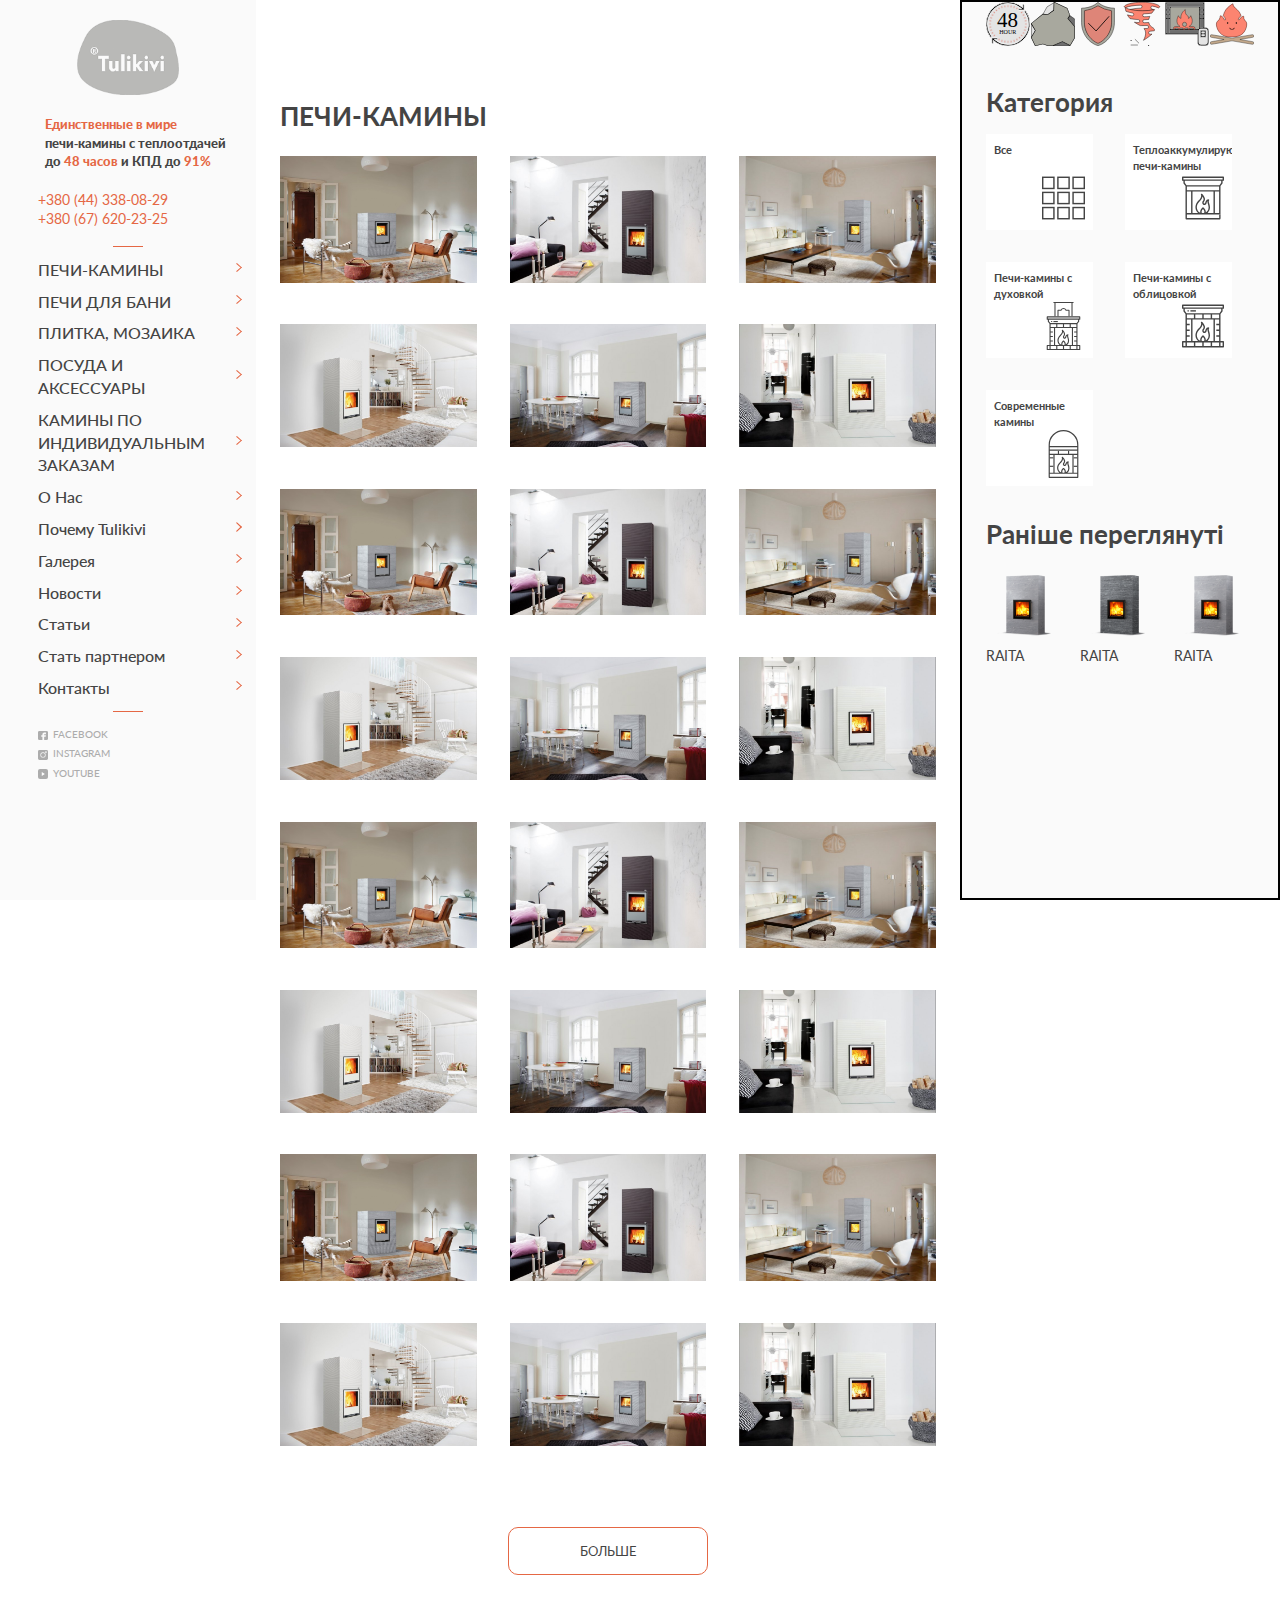
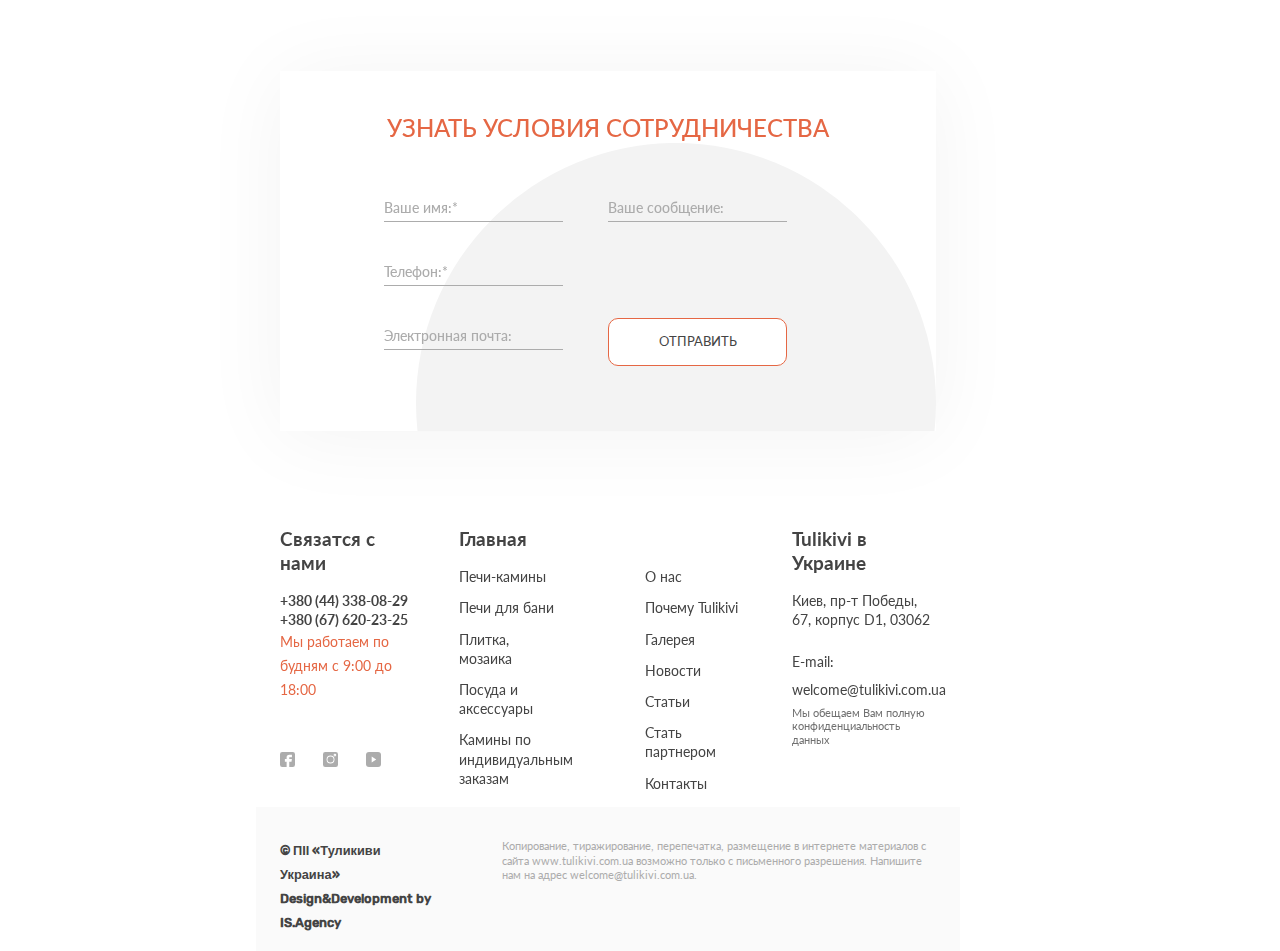
<file: photo.html>
<!DOCTYPE html>
<html lang="en">
<head>
    <meta charset="UTF-8"/>
    <title>Фото</title>
    <meta name="viewport" content="width=device-width, initial-scale=1"/>

    <link rel="icon" href="#" type="image/ico" sizes="16x16"/>
    <link rel="stylesheet" href="assets/css/reset.css"/>
    <link rel="stylesheet" href="assets/css/bootstrap.min.css"/>
    <link rel="stylesheet" href="assets/fonts/lato.css"/>
    <link rel="stylesheet" href="assets/slick/slick.css">
    <link rel="stylesheet" href="assets/slick/slick-theme.css">
    <link rel="stylesheet" href="assets/css/style.css"/>
</head>
<body>
<div class="main_wrapper">
    <div class="aside">
        <a href="/" class="aside_logo">
            <img src="assets/img/logo.png" alt="Tulikivi"/>
        </a>
        <div class="aside_logo_text">
            <i>Единственные в мире</i> печи&#8209;камины с теплоотдачей до&nbsp;<i
        >48&nbsp;часов</i>
            и&nbsp;КПД&nbsp;до&nbsp;<i>91%</i>
        </div>
        <div class="aside_phone">
            <p>+380 (44) 338-08-29</p>
            <p>+380 (67) 620-23-25</p>
        </div>
        <div class="aside_menu">
            <ul>
                <li><a href="">ПЕЧИ-КАМИНЫ</a></li>
                <li><a href="">ПЕЧИ ДЛЯ БАНИ</a></li>
                <li><a href="">ПЛИТКА, МОЗАИКА</a></li>
                <li><a href="">ПОСУДА И АКСЕССУАРЫ</a></li>
                <li><a href="">КАМИНЫ ПО ИНДИВИДУАЛЬНЫМ ЗАКАЗАМ</a></li>
                <li><a href="">О Нас</a></li>
                <li><a href="">Почему Tulikivi</a></li>
                <li><a href="">Галерея</a></li>
                <li><a href="">Новости</a></li>
                <li><a href="">Статьи</a></li>
                <li><a href="">Стать партнером</a></li>
                <li><a href="">Контакты</a></li>
            </ul>
        </div>
        <div class="aside_networks">
            <ul>
                <li>
                    <a href=""
                    ><img src="assets/img/facebook.svg" alt=""/>FACEBOOK</a
                    >
                </li>
                <li>
                    <a href=""
                    ><img src="assets/img/instagram.svg" alt=""/>INSTAGRAM</a
                    >
                </li>
                <li>
                    <a href=""><img src="assets/img/youtube.svg" alt=""/>YOUTUBE</a>
                </li>
            </ul>
        </div>
    </div>
    <div class="page_wrapper">
        <section class="photo_wrapper">
            <h3 class="section_title photo_title">ПЕЧИ-КАМИНЫ</h3>
            <div class="photo">
                <div class="photo_wrapper_img">
                    <div class="photo_wrapper_img_view">
                        <img src="assets/img/page_photo/galery_foto_1.jpg" alt="">
                    </div>
                    <p>KAIRA 2/R</p>
                </div>
                <div class="photo_wrapper_img">
                    <div class="photo_wrapper_img_view">
                        <img src="assets/img/page_photo/galery_foto_2.jpg" alt="">
                    </div>
                    <p>KAIRA 2/R</p>
                </div>
                <div class="photo_wrapper_img">
                    <div class="photo_wrapper_img_view">
                        <img src="assets/img/page_photo/galery_foto_3.jpg" alt="">
                    </div>

                    <p>KAIRA 2/R</p>
                </div>
                <div class="photo_wrapper_img">
                    <div class="photo_wrapper_img_view">
                        <img src="assets/img/page_photo/galery_foto_4.jpg" alt="">
                    </div>
                    <p>KAIRA 2/R</p>
                </div>
                <div class="photo_wrapper_img">
                    <div class="photo_wrapper_img_view">
                        <img src="assets/img/page_photo/galery_foto_5.jpg" alt="">
                    </div>
                    <p>KAIRA 2/R</p>
                </div>
                <div class="photo_wrapper_img">
                    <div class="photo_wrapper_img_view">
                        <img src="assets/img/page_photo/galery_foto_6.jpg" alt="">
                    </div>
                    <p>KAIRA 2/R</p>
                </div>
                <div class="photo_wrapper_img">
                    <div class="photo_wrapper_img_view">
                        <img src="assets/img/page_photo/galery_foto_1.jpg" alt="">
                    </div>
                    <p>KAIRA 2/R</p>
                </div>
                <div class="photo_wrapper_img">
                    <div class="photo_wrapper_img_view">
                        <img src="assets/img/page_photo/galery_foto_2.jpg" alt="">
                    </div>
                    <p>KAIRA 2/R</p>
                </div>
                <div class="photo_wrapper_img">
                    <div class="photo_wrapper_img_view">
                        <img src="assets/img/page_photo/galery_foto_3.jpg" alt="">
                    </div>

                    <p>KAIRA 2/R</p>
                </div>
                <div class="photo_wrapper_img">
                    <div class="photo_wrapper_img_view">
                        <img src="assets/img/page_photo/galery_foto_4.jpg" alt="">
                    </div>
                    <p>KAIRA 2/R</p>
                </div>
                <div class="photo_wrapper_img">
                    <div class="photo_wrapper_img_view">
                        <img src="assets/img/page_photo/galery_foto_5.jpg" alt="">
                    </div>
                    <p>KAIRA 2/R</p>
                </div>
                <div class="photo_wrapper_img">
                    <div class="photo_wrapper_img_view">
                        <img src="assets/img/page_photo/galery_foto_6.jpg" alt="">
                    </div>
                    <p>KAIRA 2/R</p>
                </div>
                <div class="photo_wrapper_img">
                    <div class="photo_wrapper_img_view">
                        <img src="assets/img/page_photo/galery_foto_1.jpg" alt="">
                    </div>
                    <p>KAIRA 2/R</p>
                </div>
                <div class="photo_wrapper_img">
                    <div class="photo_wrapper_img_view">
                        <img src="assets/img/page_photo/galery_foto_2.jpg" alt="">
                    </div>
                    <p>KAIRA 2/R</p>
                </div>
                <div class="photo_wrapper_img">
                    <div class="photo_wrapper_img_view">
                        <img src="assets/img/page_photo/galery_foto_3.jpg" alt="">
                    </div>

                    <p>KAIRA 2/R</p>
                </div>
                <div class="photo_wrapper_img">
                    <div class="photo_wrapper_img_view">
                        <img src="assets/img/page_photo/galery_foto_4.jpg" alt="">
                    </div>
                    <p>KAIRA 2/R</p>
                </div>
                <div class="photo_wrapper_img">
                    <div class="photo_wrapper_img_view">
                        <img src="assets/img/page_photo/galery_foto_5.jpg" alt="">
                    </div>
                    <p>KAIRA 2/R</p>
                </div>
                <div class="photo_wrapper_img">
                    <div class="photo_wrapper_img_view">
                        <img src="assets/img/page_photo/galery_foto_6.jpg" alt="">
                    </div>
                    <p>KAIRA 2/R</p>
                </div>
                <div class="photo_wrapper_img">
                    <div class="photo_wrapper_img_view">
                        <img src="assets/img/page_photo/galery_foto_1.jpg" alt="">
                    </div>
                    <p>KAIRA 2/R</p>
                </div>
                <div class="photo_wrapper_img">
                    <div class="photo_wrapper_img_view">
                        <img src="assets/img/page_photo/galery_foto_2.jpg" alt="">
                    </div>
                    <p>KAIRA 2/R</p>
                </div>
                <div class="photo_wrapper_img">
                    <div class="photo_wrapper_img_view">
                        <img src="assets/img/page_photo/galery_foto_3.jpg" alt="">
                    </div>
                    <p>KAIRA 2/R</p>
                </div>
                <div class="photo_wrapper_img">
                    <div class="photo_wrapper_img_view">
                        <img src="assets/img/page_photo/galery_foto_4.jpg" alt="">
                    </div>
                    <p>KAIRA 2/R</p>
                </div>
                <div class="photo_wrapper_img">
                    <div class="photo_wrapper_img_view">
                        <img src="assets/img/page_photo/galery_foto_5.jpg" alt="">
                    </div>
                    <p>KAIRA 2/R</p>
                </div>
                <div class="photo_wrapper_img">
                    <div class="photo_wrapper_img_view">
                        <img src="assets/img/page_photo/galery_foto_6.jpg" alt="">
                    </div>
                    <p>KAIRA 2/R</p>
                </div>


            </div>
            <div class="photo_button">
                <button>БОЛЬШЕ</button>
            </div>
        </section>
        <section class="contact_form">
            <h4 class="contact_form_title">УЗНАТЬ УСЛОВИЯ СОТРУДНИЧЕСТВА</h4>
            <form class="contact_form_info" action="#" method="POST">
                <div class="form_input">
                    <input id="form_name" name="name" type="text">
                    <label for="form_name">Ваше имя:*</label>
                </div>
                <div class="form_input">
                    <input id="form_tel" name="telephone" type="tel">
                    <label for="form_tel">Телефон:*</label>
                </div>
                <div class="form_input">
                    <input id="form_email" name="email" type="email">
                    <label for="form_email">Электронная почта:</label>
                </div>
                <div class="form_input">
                    <input id="form_mesg" name="messege" type="text">
                    <label for="form_mesg">Ваше сообщение:</label>
                </div>
                <button class="form_submit" type="submit"><p>ОТПРАВИТЬ</p></button>
            </form>
            <div class="form_bg"></div>
        </section>
        <footer>
            <div class="footer_top_content">
                <div class="footer_contact_info">
                    <h5 class="footer_title">Связатся с нами</h5>
                    <p class="footer_contact_info_tel" type="tel">
                        +380 (44) 338-08-29
                    </p>
                    <p class="footer_contact_info_tel" type="tel">
                        +380 (67) 620-23-25
                    </p>
                    <p class="footer_contact_info_time">Мы работаем по будням с 9:00 до 18:00</p>
                </div>
                <div class="footer_nav">
                    <h5 class="footer_title">Главная</h5>
                    <ul class="footer_nav_list">
                        <li class="footer_nav_link"><a href="#">Печи-камины</a></li>
                        <li class="footer_nav_link"><a href="#">Печи для бани</a></li>
                        <li class="footer_nav_link"><a href="#">Плитка, мозаика</a></li>
                        <li class="footer_nav_link"><a href="#">Посуда и аксессуары</a></li>
                        <li class="footer_nav_link"><a href="#">Камины по индивидуальным заказам</a></li>
                        <li class="footer_nav_link"><a href="#">О нас</a></li>
                        <li class="footer_nav_link"><a href="#">Почему Tulikivi</a></li>
                        <li class="footer_nav_link"><a href="#">Галерея</a></li>
                        <li class="footer_nav_link"><a href="#">Новости</a></li>
                        <li class="footer_nav_link"><a href="#">Статьи</a></li>
                        <li class="footer_nav_link"><a href="#">Стать партнером</a></li>
                        <li class="footer_nav_link"><a href="#">Контакты</a></li>
                    </ul>
                </div>
                <div class="footer_adress">
                    <h5 class="footer_title">Tulikivi в Украине</h5>
                    <p class="footer_adress_value">Киев, пр-т Победы, 67, корпус D1, 03062</p>
                    <p class="footer_adress_email">E-mail:</p>
                    <p class="footer_adress_email"> welcome@tulikivi.com.ua</p>
                    <p class="footer_adress_small_text">Мы обещаем Вам полную конфиденциальность данных</p>
                </div>
                <div class="social_icon">
                    <ul>
                        <li>
                            <a href=""
                            ><img src="assets/img/facebook.svg" alt=""/></a
                            >
                        </li>
                        <li>
                            <a href=""
                            ><img src="assets/img/instagram.svg" alt=""/></a
                            >
                        </li>
                        <li>
                            <a href=""><img src="assets/img/youtube.svg" alt=""/></a>
                        </li>
                    </ul>

                </div>
            </div>
            <div class="footer_down_content">
                <div class="footer_down_content_bold">
                    <p>
                        © ПІІ «Туликиви Украина»
                    </p>
                    <p>
                        Design&Development by IS.Agency
                    </p>
                </div>
                <p class="footer_down_content_text">
                    Копирование, тиражирование, перепечатка, размещение в интернете материалов с сайта
                    www.tulikivi.com.ua возможно только с письменного разрешения. Напишите нам на адрес
                    welcome@tulikivi.com.ua.
                </p>
            </div>
        </footer>

    </div>
    <div class="site_bar">
        <div class="site_bar_icons">
            <div class="site_bar_icons_icon">
                <img src="assets/img/Icons-01.svg" alt="">
            </div>
            <div class="site_bar_icons_icon">
                <img src="assets/img/Icons-02.svg" alt="">
            </div>
            <div class="site_bar_icons_icon">
                <img src="assets/img/Icons-03.svg" alt="">
            </div>
            <div class="site_bar_icons_icon">
                <img src="assets/img/Icons-04.svg" alt="">
            </div>
            <div class="site_bar_icons_icon">
                <img src="assets/img/Icons-05.svg" alt="">
            </div>
            <div class="site_bar_icons_icon">
                <img src="assets/img/Icons-06.svg" alt="">
            </div>
        </div>
        <div class="site_bar_categories">
            <h4 class="site_bar_title">Категория</h4>
            <div class="categories_list">
                <div class="categories_list_item">
                    <p>Все</p>
                    <img src="assets/img/site_bar_img/catg_icon1.svg" alt="">
                    <div class="categories_list_item_bg"></div>
                </div>
                <div class="categories_list_item">
                    <p>Теплоаккумулирующие печи-камины</p>
                    <img src="assets/img/site_bar_img/catg_icon2.svg" alt="">
                    <div class="categories_list_item_bg"></div>
                </div>
                <div class="categories_list_item">
                    <p>Печи-камины с духовкой</p>
                    <img src="assets/img/site_bar_img/catg_icon3.svg"">
                    <div class="categories_list_item_bg"></div>
                </div>
                <div class="categories_list_item">
                    <p>Печи-камины с облицовкой</p>
                    <img src="assets/img/site_bar_img/catg_icon4.svg" alt="">
                    <div class="categories_list_item_bg"></div>
                </div>
                <div class="categories_list_item">
                    <p>Современные камины</p>
                    <img src="assets/img/site_bar_img/catg_icon5.svg" alt="">
                    <div class="categories_list_item_bg"></div>
                </div>
            </div>
        </div>
        <div class="site_bar_seen">
            <h4 class="site_bar_title">Раніше переглянуті</h4>
            <div class="site_bar_seen_list">
                <div class="seen_item">
                    <div class="seen_item_img">
                        <img src="assets/img/site_bar_img/raita@2x.png" alt="">
                    </div>
                    <p>RAITA</p>
                </div>
                <div class="seen_item">
                    <div class="seen_item_img">
                        <img src="assets/img/site_bar_img/raita2@2x.png" alt="">
                    </div>
                    <p>RAITA</p>
                </div>
                <div class="seen_item">
                    <div class="seen_item_img">
                        <img src="assets/img/site_bar_img/raita@2x.png" alt="">
                    </div>
                    <p>RAITA</p>
                </div>
            </div>
        </div>
    </div>
</div>
<script src="assets/js/jquery.js"></script>
<script type="text/javascript" src="assets/slick/slick.min.js"></script>
<script src="assets/js/script.js"></script>
</body>
</html>
</file>
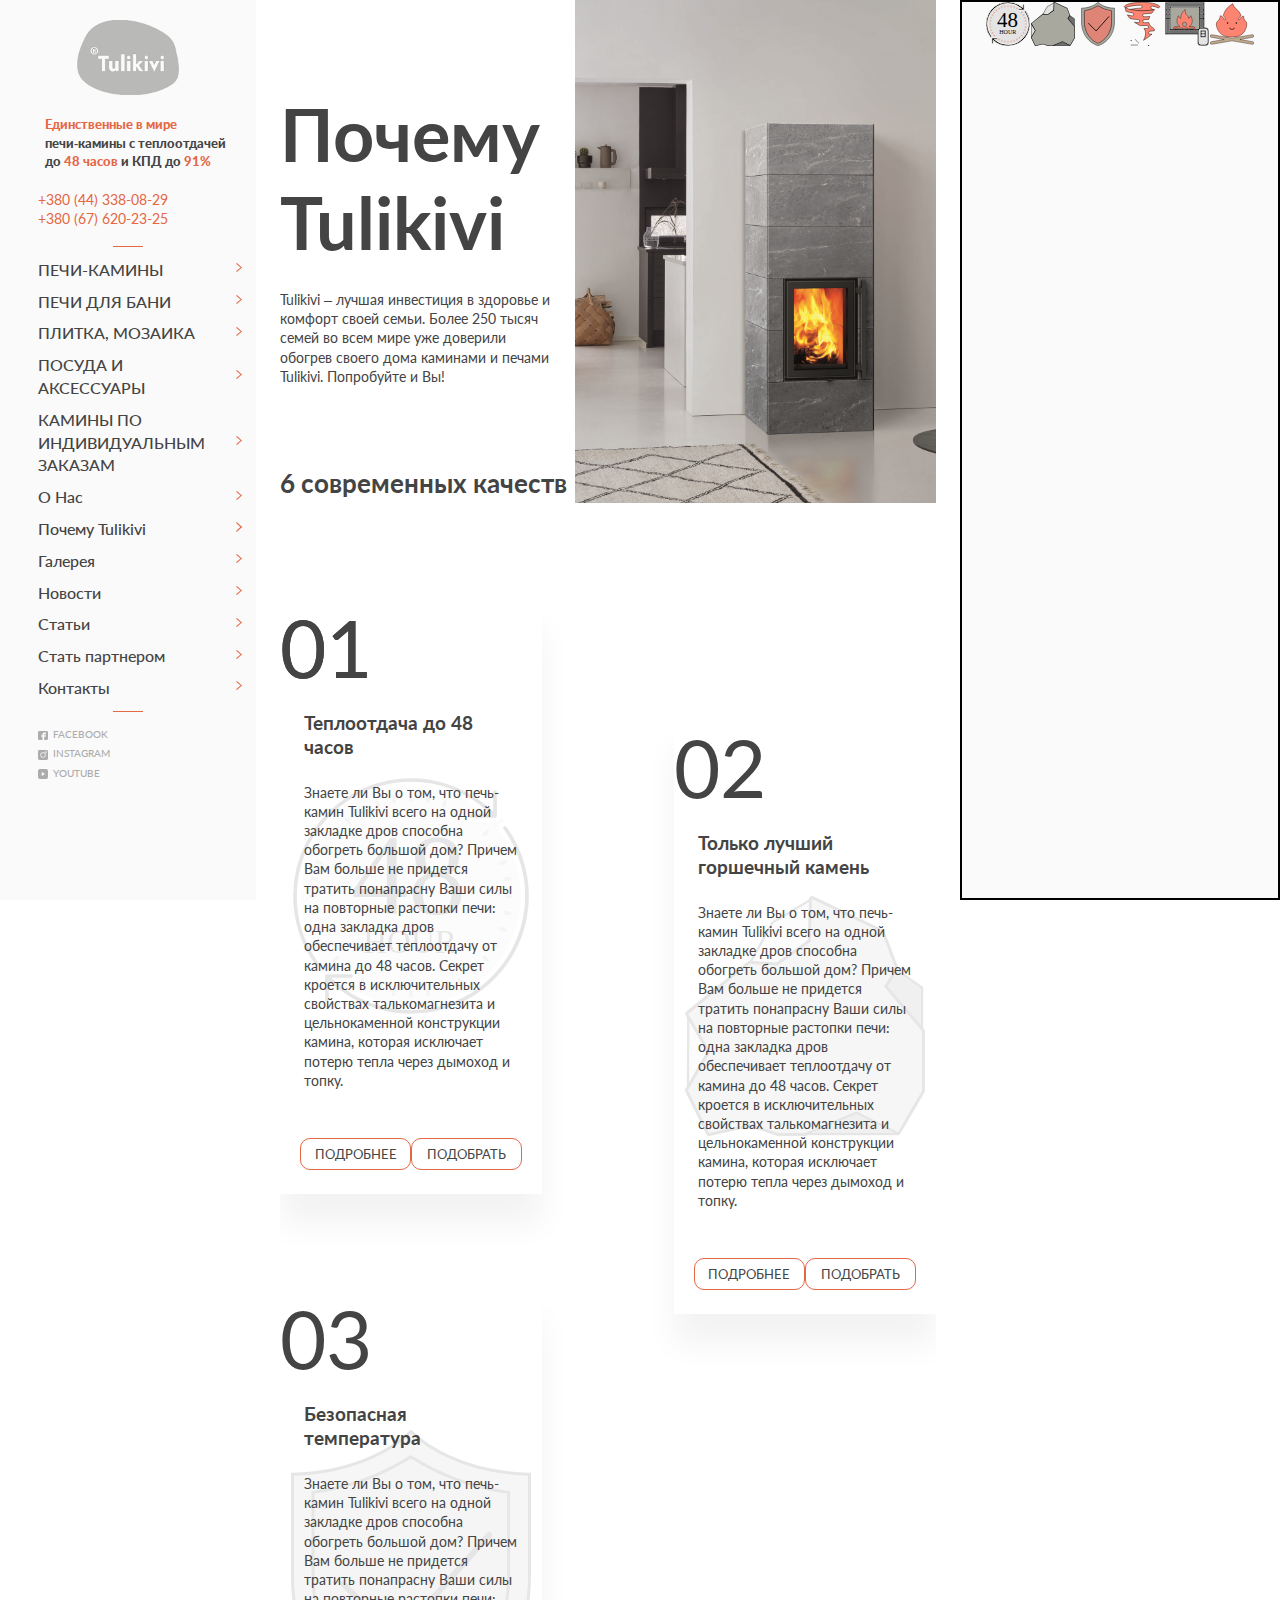
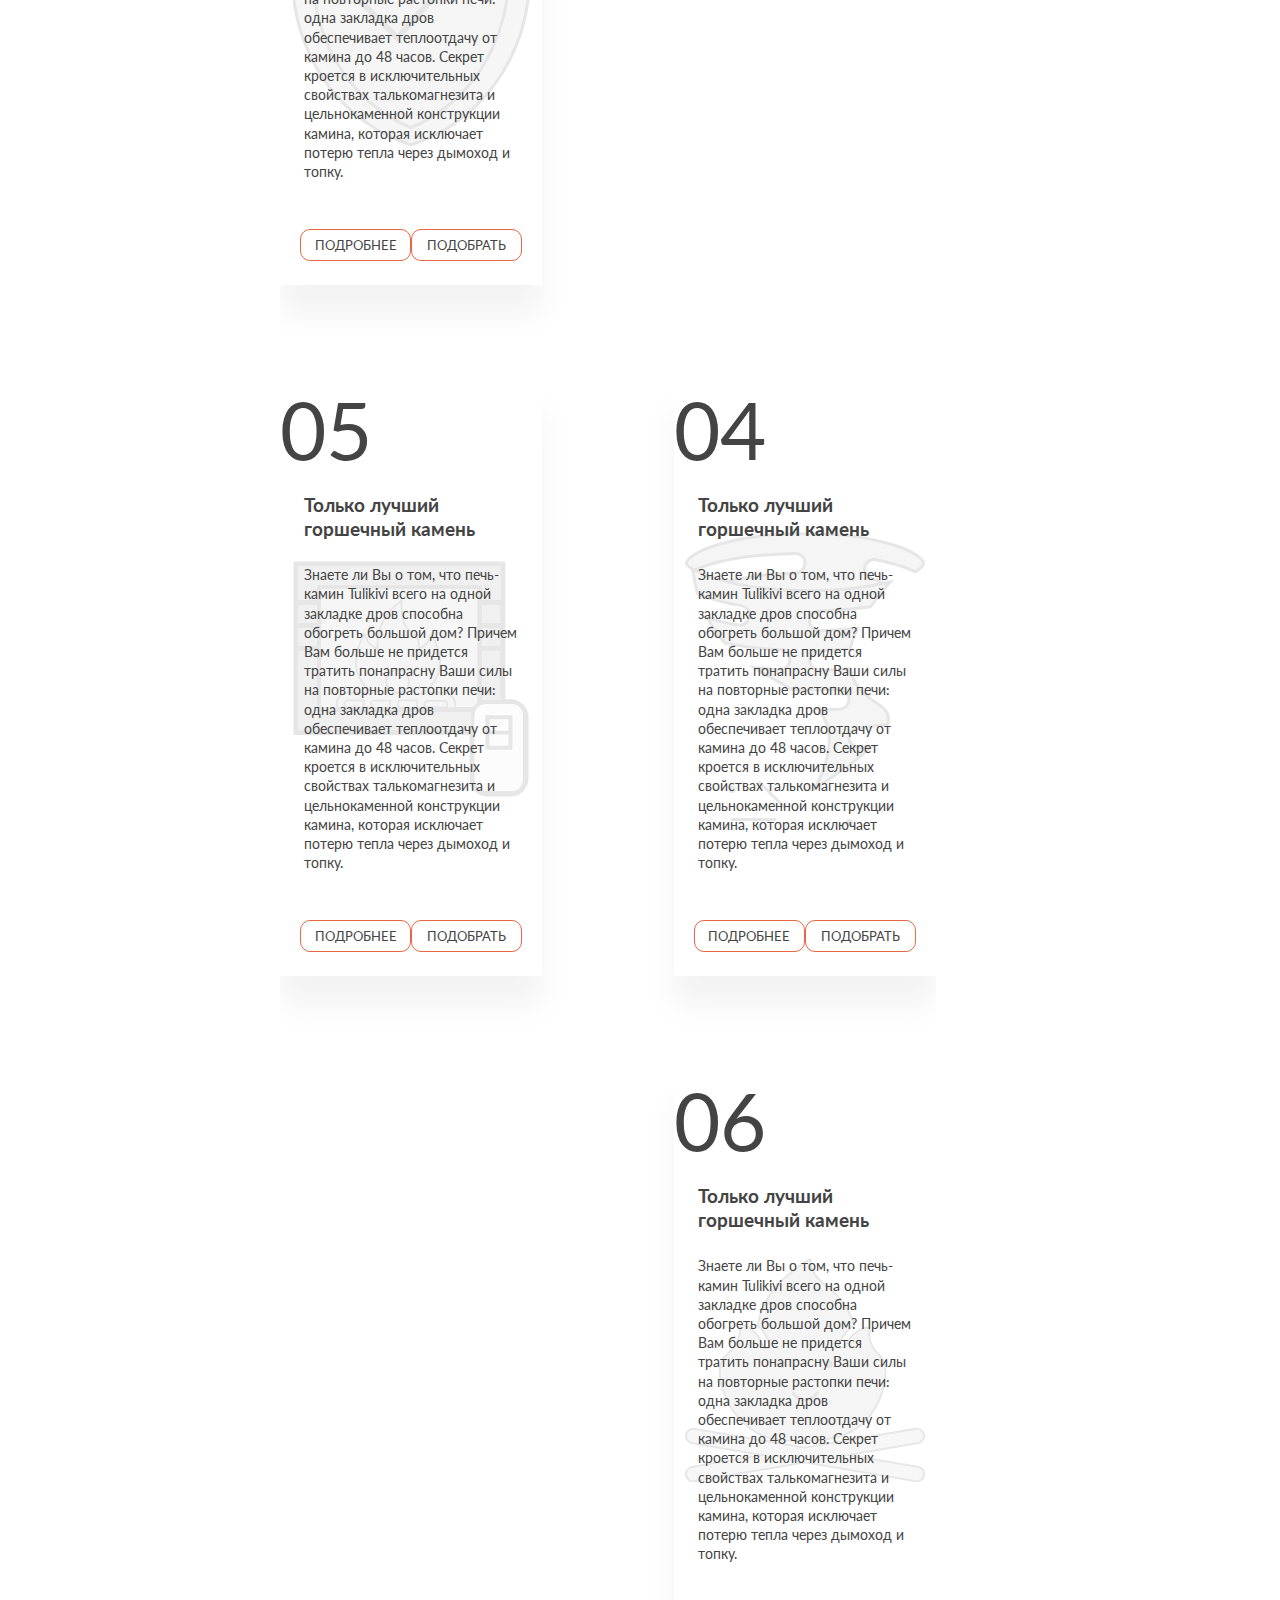
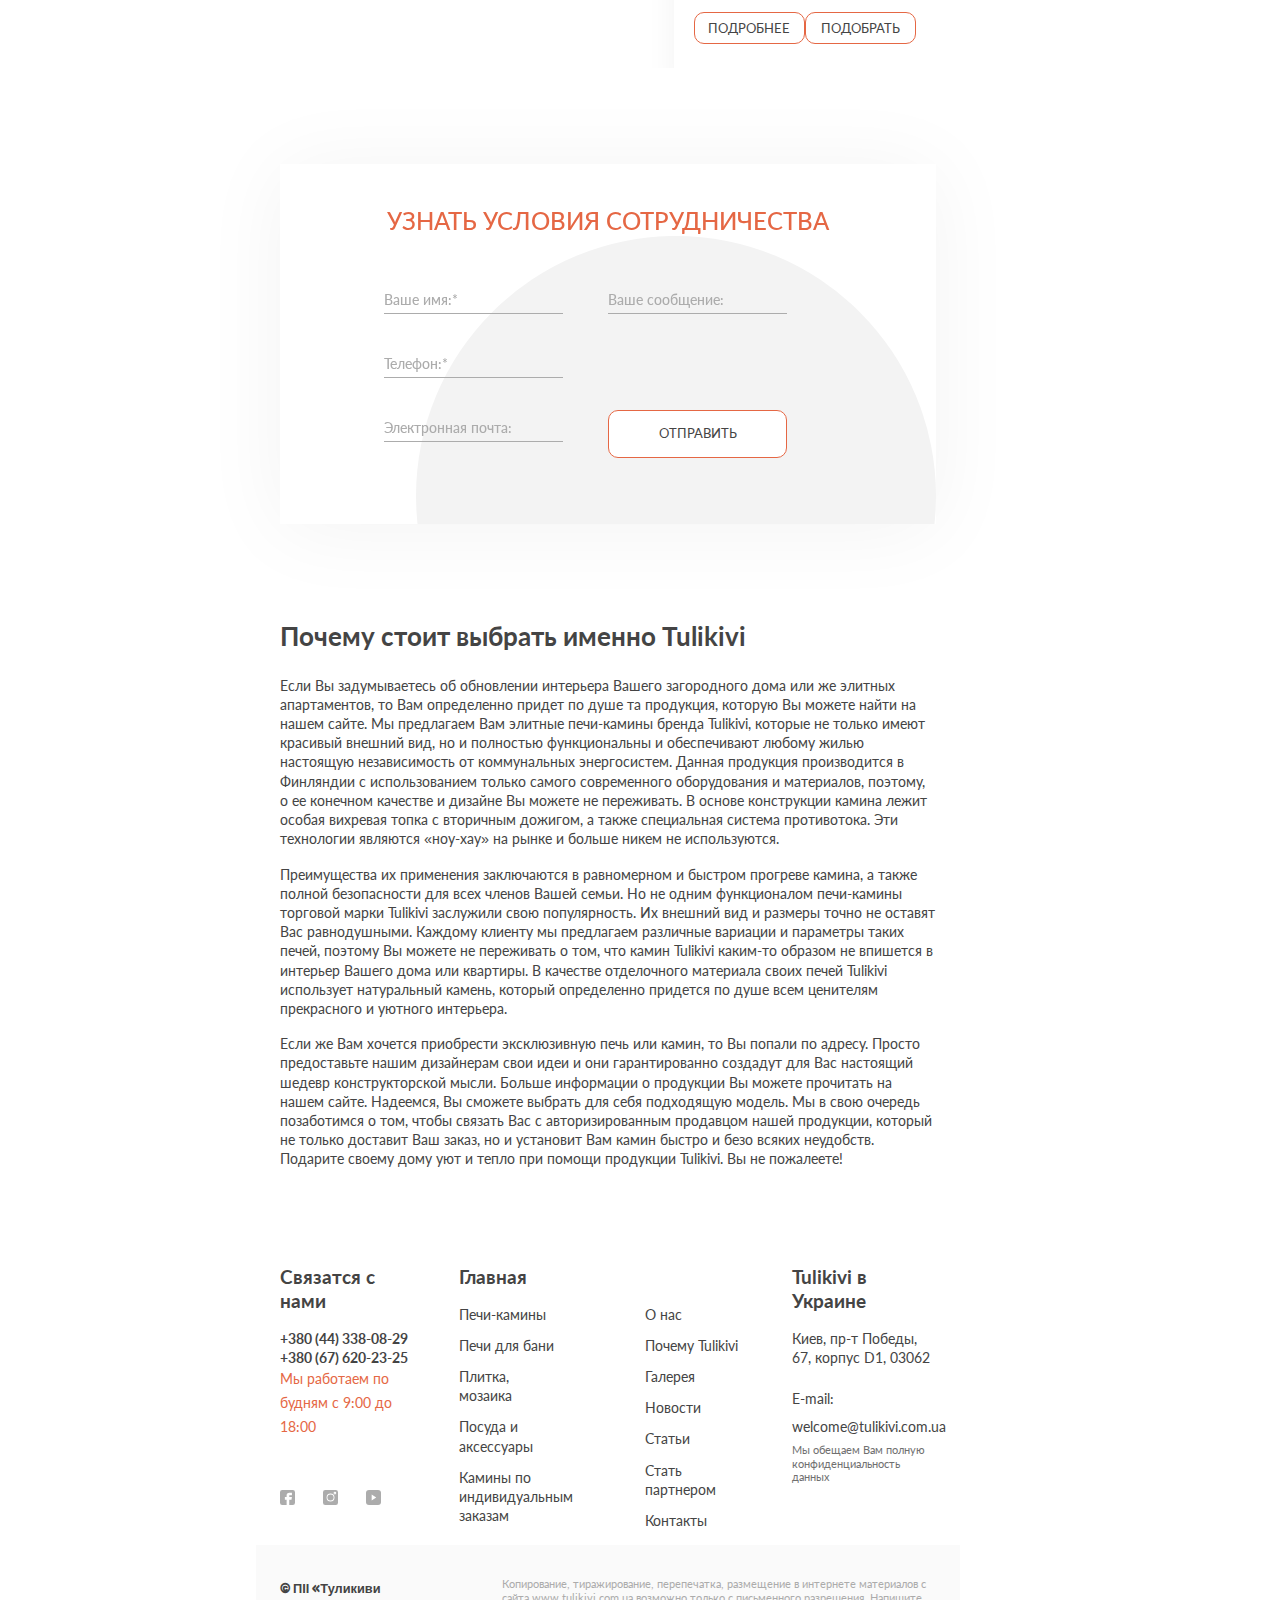
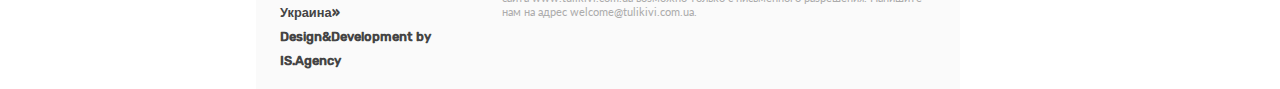
<file: why_tulikivi.html>
<!DOCTYPE html>
<html lang="en">
<head>
    <meta charset="UTF-8"/>
    <title>Почему Tulikivi</title>
    <meta name="viewport" content="width=device-width, initial-scale=1"/>

    <link rel="icon" href="#" type="image/ico" sizes="16x16"/>
    <link rel="stylesheet" href="assets/css/reset.css"/>
    <link rel="stylesheet" href="assets/css/bootstrap.min.css"/>
    <link rel="stylesheet" href="assets/fonts/lato.css"/>
    <link rel="stylesheet" href="assets/slick/slick.css">
    <link rel="stylesheet" href="assets/slick/slick-theme.css">
    <link rel="stylesheet" href="assets/css/style.css"/>
</head>
<body>
<div class="main_wrapper">
    <div class="aside">
        <a href="/" class="aside_logo">
            <img src="assets/img/logo.png" alt="Tulikivi"/>
        </a>
        <div class="aside_logo_text">
            <i>Единственные в мире</i> печи&#8209;камины с теплоотдачей до&nbsp;<i
        >48&nbsp;часов</i>
            и&nbsp;КПД&nbsp;до&nbsp;<i>91%</i>
        </div>
        <div class="aside_phone">
            <p>+380 (44) 338-08-29</p>
            <p>+380 (67) 620-23-25</p>
        </div>
        <div class="aside_menu">
            <ul>
                <li><a href="">ПЕЧИ-КАМИНЫ</a></li>
                <li><a href="">ПЕЧИ ДЛЯ БАНИ</a></li>
                <li><a href="">ПЛИТКА, МОЗАИКА</a></li>
                <li><a href="">ПОСУДА И АКСЕССУАРЫ</a></li>
                <li><a href="">КАМИНЫ ПО ИНДИВИДУАЛЬНЫМ ЗАКАЗАМ</a></li>
                <li><a href="">О Нас</a></li>
                <li><a href="">Почему Tulikivi</a></li>
                <li><a href="">Галерея</a></li>
                <li><a href="">Новости</a></li>
                <li><a href="">Статьи</a></li>
                <li><a href="">Стать партнером</a></li>
                <li><a href="">Контакты</a></li>
            </ul>
        </div>
        <div class="aside_networks">
            <ul>
                <li>
                    <a href=""
                    ><img src="assets/img/facebook.svg" alt=""/>FACEBOOK</a
                    >
                </li>
                <li>
                    <a href=""
                    ><img src="assets/img/instagram.svg" alt=""/>INSTAGRAM</a
                    >
                </li>
                <li>
                    <a href=""><img src="assets/img/youtube.svg" alt=""/>YOUTUBE</a>
                </li>
            </ul>
        </div>
    </div>
    <div class="page_wrapper">
            <section class="why_tulikivi_top">
                <div class="why_tulikivi_top_text">
                    <h3 class="section_title why_tulikivi_top_title">Почему Tulikivi</h3>
                    <p>Tulikivi – лучшая инвестиция в здоровье и комфорт своей семьи. Более 250 тысяч семей во всем мире
                        уже
                        доверили обогрев своего дома каминами и печами Tulikivi. Попробуйте и Вы!</p>
                    <p class="six_quality">6 современных качеств</p>
                </div>
                <div class="why_tulikivi_top_wrapper_img">
                    <img src="assets/img/page_why_tulikivi/page_why_tuliki@2x.png" alt="">
                </div>
            </section>
            <section class="box_qualities">
                <div class="box_qualities_list">
                    <div class="wrapper_quality">
                        <div class="quality_box">
                            <p class="quality_num">01</p>
                            <div class="quality">
                                <p class="quality_num">01</p>
                                <h6 class="quality_title">Теплоотдача до 48 часов</h6>
                                <p class="quality_text">Знаете ли Вы о том, что печь-камин Tulikivi всего на одной
                                    закладке
                                    дров
                                    способна обогреть большой дом? Причем Вам больше не придется тратить понапрасну Ваши
                                    силы на
                                    повторные растопки печи: одна закладка дров обеспечивает теплоотдачу от камина до 48
                                    часов.
                                    Секрет кроется в исключительных свойствах талькомагнезита и цельнокаменной
                                    конструкции
                                    камина, которая исключает потерю тепла через дымоход и топку.</p>
                            </div>
                            <div class="quality_buttons">
                                <button>ПОДРОБНЕЕ</button>
                                <button>ПОДОБРАТЬ</button>
                            </div>
                            <div class="quality_bg">
                                <img src="assets/img/Icons-01.svg" alt="">
                            </div>

                        </div>
                    </div>
                    <div class="wrapper_quality">
                        <div class="quality_box">

                            <div class="quality">
                                <p class="quality_num">02</p>
                                <h6 class="quality_title">Только лучший горшечный камень</h6>
                                <p class="quality_text">Знаете ли Вы о том, что печь-камин Tulikivi всего на одной
                                    закладке
                                    дров
                                    способна обогреть большой дом? Причем Вам больше не придется тратить понапрасну Ваши
                                    силы на
                                    повторные растопки печи: одна закладка дров обеспечивает теплоотдачу от камина до 48
                                    часов.
                                    Секрет кроется в исключительных свойствах талькомагнезита и цельнокаменной
                                    конструкции
                                    камина, которая исключает потерю тепла через дымоход и топку.</p>
                            </div>
                            <div class="quality_buttons">
                                <button>ПОДРОБНЕЕ</button>
                                <button>ПОДОБРАТЬ</button>
                            </div>
                            <div class="quality_bg">
                                <img src="assets/img/Icons-02.svg" alt="">
                            </div>

                        </div>
                    </div>
                    <div class="wrapper_quality">
                        <div class="quality_box">

                            <div class="quality">
                                <p class="quality_num">03</p>
                                <h6 class="quality_title">Безопасная температура</h6>
                                <p class="quality_text">Знаете ли Вы о том, что печь-камин Tulikivi всего на одной
                                    закладке
                                    дров
                                    способна обогреть большой дом? Причем Вам больше не придется тратить понапрасну Ваши
                                    силы на
                                    повторные растопки печи: одна закладка дров обеспечивает теплоотдачу от камина до 48
                                    часов.
                                    Секрет кроется в исключительных свойствах талькомагнезита и цельнокаменной
                                    конструкции
                                    камина, которая исключает потерю тепла через дымоход и топку.</p>
                            </div>
                            <div class="quality_buttons">
                                <button>ПОДРОБНЕЕ</button>
                                <button>ПОДОБРАТЬ</button>
                            </div>
                            <div class="quality_bg">
                                <img src="assets/img/Icons-03.svg" alt="">
                            </div>

                        </div>
                    </div>
                    <div class="wrapper_quality">
                        <div class="quality_box">

                            <div class="quality">
                                <p class="quality_num">04</p>
                                <h6 class="quality_title">Только лучший горшечный камень</h6>
                                <p class="quality_text">Знаете ли Вы о том, что печь-камин Tulikivi всего на одной
                                    закладке
                                    дров
                                    способна обогреть большой дом? Причем Вам больше не придется тратить понапрасну Ваши
                                    силы на
                                    повторные растопки печи: одна закладка дров обеспечивает теплоотдачу от камина до 48
                                    часов.
                                    Секрет кроется в исключительных свойствах талькомагнезита и цельнокаменной
                                    конструкции
                                    камина, которая исключает потерю тепла через дымоход и топку.</p>
                            </div>
                            <div class="quality_buttons">
                                <button>ПОДРОБНЕЕ</button>
                                <button>ПОДОБРАТЬ</button>
                            </div>
                            <div class="quality_bg">
                                <img src="assets/img/Icons-04.svg" alt="">
                            </div>

                        </div>
                    </div>
                    <div class="wrapper_quality">
                        <div class="quality_box">

                            <div class="quality">
                                <p class="quality_num">05</p>
                                <h6 class="quality_title">Только лучший горшечный камень</h6>
                                <p class="quality_text">Знаете ли Вы о том, что печь-камин Tulikivi всего на одной
                                    закладке
                                    дров
                                    способна обогреть большой дом? Причем Вам больше не придется тратить понапрасну Ваши
                                    силы на
                                    повторные растопки печи: одна закладка дров обеспечивает теплоотдачу от камина до 48
                                    часов.
                                    Секрет кроется в исключительных свойствах талькомагнезита и цельнокаменной
                                    конструкции
                                    камина, которая исключает потерю тепла через дымоход и топку.</p>
                            </div>
                            <div class="quality_buttons">
                                <button>ПОДРОБНЕЕ</button>
                                <button>ПОДОБРАТЬ</button>
                            </div>
                            <div class="quality_bg">
                                <img src="assets/img/Icons-05.svg" alt="">
                            </div>

                        </div>
                    </div>
                    <div class="wrapper_quality">
                        <div class="quality_box">

                            <div class="quality">
                                <p class="quality_num">06</p>
                                <h6 class="quality_title">Только лучший горшечный камень</h6>
                                <p class="quality_text">Знаете ли Вы о том, что печь-камин Tulikivi всего на одной
                                    закладке
                                    дров
                                    способна обогреть большой дом? Причем Вам больше не придется тратить понапрасну Ваши
                                    силы на
                                    повторные растопки печи: одна закладка дров обеспечивает теплоотдачу от камина до 48
                                    часов.
                                    Секрет кроется в исключительных свойствах талькомагнезита и цельнокаменной
                                    конструкции
                                    камина, которая исключает потерю тепла через дымоход и топку.</p>
                            </div>
                            <div class="quality_buttons">
                                <button>ПОДРОБНЕЕ</button>
                                <button>ПОДОБРАТЬ</button>
                            </div>
                            <div class="quality_bg">
                                <img src="assets/img/Icons-06.svg" alt="">
                            </div>

                        </div>
                    </div>
                </div>
            </section>
            <section class="contact_form">
                <h4 class="contact_form_title">УЗНАТЬ УСЛОВИЯ СОТРУДНИЧЕСТВА</h4>
                <form class="contact_form_info" action="#" method="POST">
                    <div class="form_input">
                        <input id="form_name" name="name" type="text">
                        <label for="form_name">Ваше имя:*</label>
                    </div>
                    <div class="form_input">
                        <input id="form_tel" name="telephone" type="tel">
                        <label for="form_tel">Телефон:*</label>
                    </div>
                    <div class="form_input">
                        <input id="form_email" name="email" type="email">
                        <label for="form_email">Электронная почта:</label>
                    </div>
                    <div class="form_input">
                        <input id="form_mesg" name="messege" type="text">
                        <label for="form_mesg">Ваше сообщение:</label>
                    </div>
                    <button class="form_submit" type="submit"><p>ОТПРАВИТЬ</p></button>
                </form>
                <div class="form_bg"></div>
            </section>
            <section class="why_we">
                <h4 class="section_title">Почему стоит выбрать именно Tulikivi</h4>
                <p>Если Вы задумываетесь об обновлении интерьера Вашего загородного дома или же элитных апартаментов, то
                    Вам
                    определенно придет по душе та продукция, которую Вы можете найти на нашем сайте. Мы предлагаем Вам
                    элитные печи-камины бренда Tulikivi, которые не только имеют красивый внешний вид, но и полностью
                    функциональны и обеспечивают любому жилью настоящую независимость от коммунальных энергосистем.
                    Данная
                    продукция производится в Финляндии с использованием только самого современного оборудования и
                    материалов, поэтому, о ее конечном качестве и дизайне Вы можете не переживать. В основе конструкции
                    камина лежит особая вихревая топка с вторичным дожигом, а также специальная система противотока. Эти
                    технологии являются «ноу-хау» на рынке и больше никем не используются.</p>
                <p>Преимущества их применения заключаются в равномерном и быстром прогреве камина, а также полной
                    безопасности для всех членов Вашей семьи. Но не одним функционалом печи-камины торговой марки
                    Tulikivi
                    заслужили свою популярность. Их внешний вид и размеры точно не оставят Вас равнодушными. Каждому
                    клиенту
                    мы предлагаем различные вариации и параметры таких печей, поэтому Вы можете не переживать о том, что
                    камин Tulikivi каким-то образом не впишется в интерьер Вашего дома или квартиры. В качестве
                    отделочного
                    материала своих печей Tulikivi использует натуральный камень, который определенно придется по душе
                    всем
                    ценителям прекрасного и уютного интерьера.</p>
                <p>Если же Вам хочется приобрести эксклюзивную печь или камин, то Вы попали по адресу. Просто
                    предоставьте
                    нашим дизайнерам свои идеи и они гарантированно создадут для Вас настоящий шедевр конструкторской
                    мысли.
                    Больше информации о продукции Вы можете прочитать на нашем сайте. Надеемся, Вы сможете выбрать для
                    себя
                    подходящую модель. Мы в свою очередь позаботимся о том, чтобы связать Вас с авторизированным
                    продавцом
                    нашей продукции, который не только доставит Ваш заказ, но и установит Вам камин быстро и безо всяких
                    неудобств. Подарите своему дому уют и тепло при помощи продукции Tulikivi. Вы не пожалеете!</p>

            </section>
            <footer>
                <div class="footer_top_content">
                    <div class="footer_contact_info">
                        <h5 class="footer_title">Связатся с нами</h5>
                        <p class="footer_contact_info_tel" type="tel">
                            +380 (44) 338-08-29
                        </p>
                        <p class="footer_contact_info_tel" type="tel">
                            +380 (67) 620-23-25
                        </p>
                        <p class="footer_contact_info_time">Мы работаем по будням с 9:00 до 18:00</p>
                    </div>
                    <div class="footer_nav">
                        <h5 class="footer_title">Главная</h5>
                        <ul class="footer_nav_list">
                            <li class="footer_nav_link"><a href="#">Печи-камины</a></li>
                            <li class="footer_nav_link"><a href="#">Печи для бани</a></li>
                            <li class="footer_nav_link"><a href="#">Плитка, мозаика</a></li>
                            <li class="footer_nav_link"><a href="#">Посуда и аксессуары</a></li>
                            <li class="footer_nav_link"><a href="#">Камины по индивидуальным заказам</a></li>
                            <li class="footer_nav_link"><a href="#">О нас</a></li>
                            <li class="footer_nav_link"><a href="#">Почему Tulikivi</a></li>
                            <li class="footer_nav_link"><a href="#">Галерея</a></li>
                            <li class="footer_nav_link"><a href="#">Новости</a></li>
                            <li class="footer_nav_link"><a href="#">Статьи</a></li>
                            <li class="footer_nav_link"><a href="#">Стать партнером</a></li>
                            <li class="footer_nav_link"><a href="#">Контакты</a></li>
                        </ul>
                    </div>
                    <div class="footer_adress">
                        <h5 class="footer_title">Tulikivi в Украине</h5>
                        <p class="footer_adress_value">Киев, пр-т Победы, 67, корпус D1, 03062</p>
                        <p class="footer_adress_email">E-mail:</p>
                        <p class="footer_adress_email"> welcome@tulikivi.com.ua</p>
                        <p class="footer_adress_small_text">Мы обещаем Вам полную конфиденциальность данных</p>
                    </div>
                    <div class="social_icon">
                        <ul>
                            <li>
                                <a href=""
                                ><img src="assets/img/facebook.svg" alt=""/></a
                                >
                            </li>
                            <li>
                                <a href=""
                                ><img src="assets/img/instagram.svg" alt=""/></a
                                >
                            </li>
                            <li>
                                <a href=""><img src="assets/img/youtube.svg" alt=""/></a>
                            </li>
                        </ul>

                    </div>
                </div>
                <div class="footer_down_content">
                    <div class="footer_down_content_bold">
                        <p>
                            © ПІІ «Туликиви Украина»
                        </p>
                        <p>
                            Design&Development by IS.Agency
                        </p>
                    </div>
                    <p class="footer_down_content_text">
                        Копирование, тиражирование, перепечатка, размещение в интернете материалов с сайта
                        www.tulikivi.com.ua возможно только с письменного разрешения. Напишите нам на адрес
                        welcome@tulikivi.com.ua.
                    </p>
                </div>
            </footer>
        </div>
    <div class="site_bar">
        <div class="site_bar_icons">
            <div class="site_bar_icons_icon">
                <img src="assets/img/Icons-01.svg" alt="">
            </div>
            <div class="site_bar_icons_icon">
                <img src="assets/img/Icons-02.svg" alt="">
            </div>
            <div class="site_bar_icons_icon">
                <img src="assets/img/Icons-03.svg" alt="">
            </div>
            <div class="site_bar_icons_icon">
                <img src="assets/img/Icons-04.svg" alt="">
            </div>
            <div class="site_bar_icons_icon">
                <img src="assets/img/Icons-05.svg" alt="">
            </div>
            <div class="site_bar_icons_icon">
                <img src="assets/img/Icons-06.svg" alt="">
            </div>
        </div>
    </div>
</div>
<script src="assets/js/jquery.js"></script>
<script type="text/javascript" src="assets/slick/slick.min.js"></script>
<script src="assets/js/script.js"></script>
</body>
</html>
</file>
<file: assets/fonts/lato.css>
@font-face {
    font-family: 'Lato';
    src: local('Lato Hairline'), local('Lato-Hairline'), url('latohairline.woff2') format('woff2'), url('latohairline.woff') format('woff'), url('latohairline.ttf') format('truetype');
    font-weight: 100;
    font-style: normal;
}
@font-face {
    font-family: 'Lato';
    src: local('Lato Hairline Italic'), local('Lato-HairlineItalic'), url('latohairlineitalic.woff2') format('woff2'), url('latohairlineitalic.woff') format('woff'), url('latohairlineitalic.ttf') format('truetype');
    font-weight: 100;
    font-style: italic;
}
@font-face {
    font-family: 'Lato';
    src: local('Lato Thin'), local('Lato-Thin'), url('latothin.woff2') format('woff2'), url('latothin.woff') format('woff'), url('latothin.ttf') format('truetype');
    font-weight: 200;
    font-style: normal;
}
@font-face {
    font-family: 'Lato';
    src: local('Lato Thin Italic'), local('Lato-ThinItalic'), url('latothinitalic.woff2') format('woff2'), url('latothinitalic.woff') format('woff'), url('latothinitalic.ttf') format('truetype');
    font-weight: 200;
    font-style: italic;
}
@font-face {
    font-family: 'Lato';
    src: local('Lato Light'), local('Lato-Light'), url('latolight.woff2') format('woff2'), url('latolight.woff') format('woff'), url('latolight.ttf') format('truetype');
    font-weight: 300;
    font-style: normal;
}
@font-face {
    font-family: 'Lato';
    src: local('Lato Light Italic'), local('Lato-LightItalic'), url('latolightitalic.woff2') format('woff2'), url('latolightitalic.woff') format('woff'), url('latolightitalic.ttf') format('truetype');
    font-weight: 300;
    font-style: italic;
}
@font-face {
    font-family: 'Lato Regular';
    src: local('Lato Regular'), local('Lato-Regular'), url('latoregular.woff2') format('woff2'), url('latoregular.woff') format('woff'), url('latoregular.ttf') format('truetype');
    font-weight: 400;
    font-style: normal;
}
@font-face {
    font-family: 'Lato';
    src: local('Lato Italic'), local('Lato-Italic'), url('latoitalic.woff2') format('woff2'), url('latoitalic.woff') format('woff'), url('latoitalic.ttf') format('truetype');
    font-weight: 400;
    font-style: italic;
}
@font-face {
    font-family: 'Lato';
    src: local('Lato Medium'), local('Lato-Medium'), url('latomedium.woff2') format('woff2'), url('latomedium.woff') format('woff'), url('latomedium.ttf') format('truetype');
    font-weight: 500;
    font-style: normal;
}
@font-face {
    font-family: 'Lato';
    src: local('Lato Medium Italic'), local('Lato-MediumItalic'), url('latomediumitalic.woff2') format('woff2'), url('latomediumitalic.woff') format('woff'), url('latomediumitalic.ttf') format('truetype');
    font-weight: 500;
    font-style: italic;
}
@font-face {
    font-family: 'Lato';
    src: local('Lato Semibold'), local('Lato-Semibold'), url('latosemibold.woff2') format('woff2'), url('latosemibold.woff') format('woff'), url('latosemibold.ttf') format('truetype');
    font-weight: 600;
    font-style: normal;
}
@font-face {
    font-family: 'Lato';
    src: local('Lato Semibold Italic'), local('Lato-SemiboldItalic'), url('latosemibolditalic.woff2') format('woff2'), url('latosemibolditalic.woff') format('woff'), url('latosemibolditalic.ttf') format('truetype');
    font-weight: 600;
    font-style: italic;
}
@font-face {
    font-family: 'Lato Bold';
    src: local('Lato Bold'), local('Lato-Bold'), url('latobold.woff2') format('woff2'), url('latobold.woff') format('woff'), url('latobold.ttf') format('truetype');
    font-weight: 700;
    font-style: normal;
}
@font-face {
    font-family: 'Lato Bolt Italic';
    src: local('Lato Bold Italic'), local('Lato-BoldItalic'), url('latobolditalic.woff2') format('woff2'), url('latobolditalic.woff') format('woff'), url('latobolditalic.ttf') format('truetype');
    font-weight: 700;
    font-style: italic;
}
@font-face {
    font-family: 'Lato';
    src: local('Lato Heavy'), local('Lato-Heavy'), url('latoheavy.woff2') format('woff2'), url('latoheavy.woff') format('woff'), url('latoheavy.ttf') format('truetype');
    font-weight: 800;
    font-style: normal;
}
@font-face {
    font-family: 'Lato';
    src: local('Lato Heavy Italic'), local('Lato-HeavyItalic'), url('latoheavyitalic.woff2') format('woff2'), url('latoheavyitalic.woff') format('woff'), url('latoheavyitalic.ttf') format('truetype');
    font-weight: 800;
    font-style: italic;
}
@font-face {
    font-family: 'Lato';
    src: local('Lato Black'), local('Lato-Black'), url('latoblack.woff2') format('woff2'), url('latoblack.woff') format('woff'), url('latoblack.ttf') format('truetype');
    font-weight: 900;
    font-style: normal;
}
@font-face {
    font-family: 'Lato';
    src: local('Lato Black Italic'), local('Lato-BlackItalic'), url('latoblackitalic.woff2') format('woff2'), url('latoblackitalic.woff') format('woff'), url('latoblackitalic.ttf') format('truetype');
    font-weight: 900;
    font-style: italic;
}
/* rubik-300 - latin */
@font-face {
    font-family: 'Rubik';
    font-style: normal;
    font-weight: 300;
    src: url('../fonts/rubik-v7-latin-300.eot'); /* IE9 Compat Modes */
    src: local('Rubik Light'), local('Rubik-Light'),
    url('../fonts/rubik-v7-latin-300.eot?#iefix') format('embedded-opentype'), /* IE6-IE8 */
    url('../fonts/rubik-v7-latin-300.woff2') format('woff2'), /* Super Modern Browsers */
    url('../fonts/rubik-v7-latin-300.woff') format('woff'), /* Modern Browsers */
    url('../fonts/rubik-v7-latin-300.ttf') format('truetype'), /* Safari, Android, iOS */
    url('../fonts/rubik-v7-latin-300.svg#Rubik') format('svg'); /* Legacy iOS */
}
/* rubik-300italic - latin */
@font-face {
    font-family: 'Rubik';
    font-style: italic;
    font-weight: 300;
    src: url('../fonts/rubik-v7-latin-300italic.eot'); /* IE9 Compat Modes */
    src: local('Rubik Light Italic'), local('Rubik-LightItalic'),
    url('../fonts/rubik-v7-latin-300italic.eot?#iefix') format('embedded-opentype'), /* IE6-IE8 */
    url('../fonts/rubik-v7-latin-300italic.woff2') format('woff2'), /* Super Modern Browsers */
    url('../fonts/rubik-v7-latin-300italic.woff') format('woff'), /* Modern Browsers */
    url('../fonts/rubik-v7-latin-300italic.ttf') format('truetype'), /* Safari, Android, iOS */
    url('../fonts/rubik-v7-latin-300italic.svg#Rubik') format('svg'); /* Legacy iOS */
}
/* rubik-regular - latin */
@font-face {
    font-family: 'Rubik';
    font-style: normal;
    font-weight: 400;
    src: url('../fonts/rubik-v7-latin-regular.eot'); /* IE9 Compat Modes */
    src: local('Rubik'), local('Rubik-Regular'),
    url('../fonts/rubik-v7-latin-regular.eot?#iefix') format('embedded-opentype'), /* IE6-IE8 */
    url('../fonts/rubik-v7-latin-regular.woff2') format('woff2'), /* Super Modern Browsers */
    url('../fonts/rubik-v7-latin-regular.woff') format('woff'), /* Modern Browsers */
    url('../fonts/rubik-v7-latin-regular.ttf') format('truetype'), /* Safari, Android, iOS */
    url('../fonts/rubik-v7-latin-regular.svg#Rubik') format('svg'); /* Legacy iOS */
}
/* rubik-italic - latin */
@font-face {
    font-family: 'Rubik';
    font-style: italic;
    font-weight: 400;
    src: url('../fonts/rubik-v7-latin-italic.eot'); /* IE9 Compat Modes */
    src: local('Rubik Italic'), local('Rubik-Italic'),
    url('../fonts/rubik-v7-latin-italic.eot?#iefix') format('embedded-opentype'), /* IE6-IE8 */
    url('../fonts/rubik-v7-latin-italic.woff2') format('woff2'), /* Super Modern Browsers */
    url('../fonts/rubik-v7-latin-italic.woff') format('woff'), /* Modern Browsers */
    url('../fonts/rubik-v7-latin-italic.ttf') format('truetype'), /* Safari, Android, iOS */
    url('../fonts/rubik-v7-latin-italic.svg#Rubik') format('svg'); /* Legacy iOS */
}
/* rubik-500 - latin */
@font-face {
    font-family: 'Rubik Medium';
    font-style: normal;
    font-weight: 500;
    src: url('../fonts/rubik-v7-latin-500.eot'); /* IE9 Compat Modes */
    src: local('Rubik Medium'), local('Rubik-Medium'),
    url('../fonts/rubik-v7-latin-500.eot?#iefix') format('embedded-opentype'), /* IE6-IE8 */
    url('../fonts/rubik-v7-latin-500.woff2') format('woff2'), /* Super Modern Browsers */
    url('../fonts/rubik-v7-latin-500.woff') format('woff'), /* Modern Browsers */
    url('../fonts/rubik-v7-latin-500.ttf') format('truetype'), /* Safari, Android, iOS */
    url('../fonts/rubik-v7-latin-500.svg#Rubik') format('svg'); /* Legacy iOS */
}
/* rubik-500italic - latin */
@font-face {
    font-family: 'Rubik';
    font-style: italic;
    font-weight: 500;
    src: url('../fonts/rubik-v7-latin-500italic.eot'); /* IE9 Compat Modes */
    src: local('Rubik Medium Italic'), local('Rubik-MediumItalic'),
    url('../fonts/rubik-v7-latin-500italic.eot?#iefix') format('embedded-opentype'), /* IE6-IE8 */
    url('../fonts/rubik-v7-latin-500italic.woff2') format('woff2'), /* Super Modern Browsers */
    url('../fonts/rubik-v7-latin-500italic.woff') format('woff'), /* Modern Browsers */
    url('../fonts/rubik-v7-latin-500italic.ttf') format('truetype'), /* Safari, Android, iOS */
    url('../fonts/rubik-v7-latin-500italic.svg#Rubik') format('svg'); /* Legacy iOS */
}
/* rubik-700 - latin */
@font-face {
    font-family: 'Rubik';
    font-style: normal;
    font-weight: 700;
    src: url('../fonts/rubik-v7-latin-700.eot'); /* IE9 Compat Modes */
    src: local('Rubik Bold'), local('Rubik-Bold'),
    url('../fonts/rubik-v7-latin-700.eot?#iefix') format('embedded-opentype'), /* IE6-IE8 */
    url('../fonts/rubik-v7-latin-700.woff2') format('woff2'), /* Super Modern Browsers */
    url('../fonts/rubik-v7-latin-700.woff') format('woff'), /* Modern Browsers */
    url('../fonts/rubik-v7-latin-700.ttf') format('truetype'), /* Safari, Android, iOS */
    url('../fonts/rubik-v7-latin-700.svg#Rubik') format('svg'); /* Legacy iOS */
}
/* rubik-700italic - latin */
@font-face {
    font-family: 'Rubik';
    font-style: italic;
    font-weight: 700;
    src: url('../fonts/rubik-v7-latin-700italic.eot'); /* IE9 Compat Modes */
    src: local('Rubik Bold Italic'), local('Rubik-BoldItalic'),
    url('../fonts/rubik-v7-latin-700italic.eot?#iefix') format('embedded-opentype'), /* IE6-IE8 */
    url('../fonts/rubik-v7-latin-700italic.woff2') format('woff2'), /* Super Modern Browsers */
    url('../fonts/rubik-v7-latin-700italic.woff') format('woff'), /* Modern Browsers */
    url('../fonts/rubik-v7-latin-700italic.ttf') format('truetype'), /* Safari, Android, iOS */
    url('../fonts/rubik-v7-latin-700italic.svg#Rubik') format('svg'); /* Legacy iOS */
}
/* rubik-900 - latin */
@font-face {
    font-family: 'Rubik';
    font-style: normal;
    font-weight: 900;
    src: url('../fonts/rubik-v7-latin-900.eot'); /* IE9 Compat Modes */
    src: local('Rubik Black'), local('Rubik-Black'),
    url('../fonts/rubik-v7-latin-900.eot?#iefix') format('embedded-opentype'), /* IE6-IE8 */
    url('../fonts/rubik-v7-latin-900.woff2') format('woff2'), /* Super Modern Browsers */
    url('../fonts/rubik-v7-latin-900.woff') format('woff'), /* Modern Browsers */
    url('../fonts/rubik-v7-latin-900.ttf') format('truetype'), /* Safari, Android, iOS */
    url('../fonts/rubik-v7-latin-900.svg#Rubik') format('svg'); /* Legacy iOS */
}
/* rubik-900italic - latin */
@font-face {
    font-family: 'Rubik';
    font-style: italic;
    font-weight: 900;
    src: url('../fonts/rubik-v7-latin-900italic.eot'); /* IE9 Compat Modes */
    src: local('Rubik Black Italic'), local('Rubik-BlackItalic'),
    url('../fonts/rubik-v7-latin-900italic.eot?#iefix') format('embedded-opentype'), /* IE6-IE8 */
    url('../fonts/rubik-v7-latin-900italic.woff2') format('woff2'), /* Super Modern Browsers */
    url('../fonts/rubik-v7-latin-900italic.woff') format('woff'), /* Modern Browsers */
    url('../fonts/rubik-v7-latin-900italic.ttf') format('truetype'), /* Safari, Android, iOS */
    url('../fonts/rubik-v7-latin-900italic.svg#Rubik') format('svg'); /* Legacy iOS */
}
</file>
<file: assets/css/style.css>
p {
  font-family: "Lato Regular", sans-serif;
  font-size: 1.8rem;
  color: #444444;
  line-height: 2.4rem;
}

a {
  cursor: pointer;
  text-decoration: none;
}

a:hover {
  text-decoration: none;
  color: #444444;
}

button {
  cursor: pointer;
}

.section_title {
  font-family: "Lato Bold", sans-serif;
  color: #444444;
  font-size: 3.2rem;
  line-height: 4rem;
  margin-bottom: 3rem;
}

body, html, * {
  font-size: 10px;
  font-family: Lato;
  color: #444444;
}
@media screen and (max-width: 1680px) {
  body, html, * {
    font-size: 8px;
  }
}
@media screen and (max-width: 1200px) {
  body, html, * {
    font-size: 6px;
  }
}

@font-face {
  font-family: "Comfortaa";
  src: url("../fonts/Comfortaa-Regular.ttf") format("truetype");
  font-weight: 400;
  font-style: normal;
}
@font-face {
  font-family: "Comfortaa";
  src: url("../fonts/Comfortaa-Bold.ttf") format("truetype");
  font-weight: 700;
  font-style: normal;
}
@font-face {
  font-family: "Comfortaa";
  src: url("../fonts/Comfortaa-Light.ttf") format("truetype");
  font-weight: 300;
  font-style: normal;
}
input[type=range] {
  overflow: hidden;
  width: 200px;
  -webkit-appearance: none;
  background-color: #969696;
  position: relative;
  z-index: 1;
}
input[type=range]::-webkit-slider-runnable-track {
  height: 10px;
  -webkit-appearance: none;
  color: #13bba4;
  margin-top: -1px;
}
input[type=range]::-webkit-slider-thumb {
  position: relative;
  z-index: 2;
  width: 20px;
  -webkit-appearance: none;
  height: 20px;
  cursor: pointer;
  background: #FFFFFF;
  box-shadow: -100px 0 0 100px #e56744;
}

input[type=range]::-moz-range-thumb {
  box-shadow: 10px 10px 1px #FFFFFF, 10px 0px 0.9px #FFFFFF;
  border: 0.3px solid #ffffff;
  height: 40px;
  width: 40px;
  border-radius: 15px;
  background: #FFFFFF;
  cursor: pointer;
}

.aside {
  display: block;
  height: 100vh;
  position: fixed;
  left: 0;
  top: 0;
  background-color: #fafafa;
}
.aside_logo {
  display: block;
  width: 40%;
  height: auto;
  margin: 20px auto 20px;
}
.aside_logo img {
  width: 100%;
  max-width: 150px;
  transition: transform 350ms ease-in-out;
}
.aside_logo img:hover {
  transform: scale(1.1);
}
.aside_logo_text {
  padding-left: 45px;
  display: block;
  max-width: 450px;
  padding-right: 20px;
  font-size: 1.6rem;
  font-weight: bold;
  margin: 0 auto;
}
.aside_logo_text i {
  color: #e56744;
}
.aside_phone {
  font-size: 2.2rem;
  color: #e56744;
  width: 100%;
  padding-left: 15%;
  padding-bottom: 10%;
  margin: 20px auto 0 auto;
}
.aside_phone p {
  color: inherit;
}
.aside_menu {
  display: block;
  padding-left: 15%;
  height: 50%;
  position: relative;
}
.aside_menu:before {
  content: "";
  display: block;
  position: absolute;
  width: 12%;
  height: 1px;
  background-color: #e56744;
  top: -8px;
  right: 44%;
  margin: 0 auto;
}
.aside_menu:after {
  content: "";
  display: block;
  position: absolute;
  width: 12%;
  height: 1px;
  background-color: #e56744;
  bottom: -8px;
  right: 44%;
  margin: 0 auto;
}
.aside_menu ul {
  display: flex;
  height: 100%;
  flex-direction: column;
  justify-content: space-around;
}
.aside_menu ul li {
  width: 100%;
}
.aside_menu ul li a {
  display: inline-block;
  position: relative;
  width: 90%;
  font-size: 16px;
  color: #444444;
  transition: transform 350ms ease-in-out;
}
.aside_menu ul li a:before {
  content: "";
  display: block;
  position: absolute;
  width: 0;
  height: 1px;
  background-color: #e56744;
  left: 0;
  bottom: 0;
  transition: width 700ms ease-in-out;
}
.aside_menu ul li a:after {
  content: url("../img/r_menu_arrow.svg");
  display: block;
  position: absolute;
  width: 10px;
  height: auto;
  right: -12px;
  bottom: calc(50% - 8px);
  transition: width 700ms ease-in-out;
}
.aside_menu ul li a:hover {
  text-decoration: none;
  transform: scale(1.1);
}
.aside_menu ul li a:hover:before {
  width: 100%;
}
.aside_networks {
  padding-left: 15%;
  display: block;
  width: 100%;
  height: auto;
  padding-top: 10%;
}
.aside_networks li {
  margin-bottom: 8px;
}
.aside_networks li a {
  font-size: 1.2rem;
  line-height: 1.2rem;
  height: 1.2rem;
  color: #acacac;
  vertical-align: baseline;
  display: inline-block;
}
.aside_networks li a:hover {
  color: black;
}
.aside_networks li a img {
  height: 100%;
  margin-right: 5px;
}

@media (min-width: 1200px) {
  .contact_form {
    margin: 0px 3rem;
    padding: 5rem 13rem;
    background-color: #fff;
    box-shadow: 0px 5px 80px 0px rgba(0, 0, 0, 0.05);
    height: 45rem;
    overflow: hidden;
    position: relative;
    margin-bottom: 12rem;
  }
  .contact_form_title {
    color: #e56744;
    font-size: 3rem;
    text-align: center;
    margin-bottom: 6.5rem;
    position: relative;
    z-index: 2;
  }
  .contact_form_info {
    margin: auto;
    display: flex;
    flex-direction: column;
    flex-wrap: wrap;
    height: 25rem;
    position: relative;
    z-index: 2;
  }

  .form_input {
    display: block;
    position: relative;
    width: 40%;
    margin-bottom: 5rem;
  }
  .form_input:nth-child(3) {
    margin-bottom: 0rem;
  }
  .form_input:nth-child(4) {
    margin-bottom: 12rem;
  }
  .form_input label {
    font-size: 1.8rem;
    color: #ACACAC;
    position: absolute;
    display: inline-block;
    top: 0;
    left: 0;
    transition: top 350ms ease-in-out, font-size 350ms ease-in-out;
    pointer-events: none;
  }
  .form_input input {
    display: inline-block;
    background-color: transparent;
    outline: none;
    border: none;
    border-bottom: 1px solid #acacac;
    height: 3rem;
    width: 100%;
    color: #444444;
    font-size: 1.8rem;
    text-indent: 10rem;
    transition: text-indent 200ms ease-in-out;
  }
  .form_input input:focus {
    text-indent: 1rem;
    border-bottom: 1px solid #e56744;
  }
  .form_input input:focus + label {
    top: -50%;
    font-size: 1.4rem;
    color: #e56744;
  }

  .form_submit {
    width: 40%;
    height: 6rem;
    background-color: #ffffff;
    border: 1px solid #e56744;
    border-radius: 10px;
    transition: scale 500ms;
  }
  .form_submit:hover {
    background-color: #e56744;
    text-decoration: none;
    color: white;
    transform: scale(1.05);
  }
  .form_submit p {
    font-size: 1.6rem;
  }

  .form_bg {
    content: "";
    position: absolute;
    background-color: #F3F3F3;
    width: 65rem;
    height: 65rem;
    z-index: 0;
    border-radius: 50%;
    top: 20%;
    right: 0%;
  }

  .contact_form_wrapper {
    display: flex;
    flex-direction: row;
  }
  .contact_form_wrapper .contact_form_with_img {
    margin-right: 0;
    width: 65%;
  }
  .contact_form_wrapper .contact_form_img {
    width: 35%;
    height: 45rem;
  }
  .contact_form_wrapper .contact_form_img > img {
    width: 100%;
    height: 100%;
  }
}
@media (min-width: 1200px) {
  .login_form {
    margin: 0px 3rem;
    padding: 15rem 13rem 5rem;
    background-color: #fff;
    box-shadow: 0px 5px 80px 0px rgba(0, 0, 0, 0.05);
    height: 73vh;
    overflow: hidden;
    position: relative;
    margin-bottom: 12rem;
  }
  .login_form_title {
    color: #e56744;
    font-size: 3rem;
    text-align: center;
    margin-bottom: 6.5rem;
    position: relative;
    z-index: 2;
  }

  .login {
    display: flex;
    flex-direction: row;
    justify-content: center;
    align-items: center;
    flex-wrap: wrap;
    position: relative;
    z-index: 2;
  }

  .login_input {
    position: relative;
    width: 45%;
    margin-bottom: 10rem;
    margin-right: 5rem;
  }
  .login_input:nth-child(2n) {
    margin-right: 0rem;
  }
  .login_input label {
    font-size: 1.8rem;
    color: #ACACAC;
    position: absolute;
    display: inline-block;
    top: 0;
    left: 0;
    transition: top 350ms ease-in-out, font-size 350ms ease-in-out;
    pointer-events: none;
  }
  .login_input input {
    display: inline-block;
    background-color: transparent;
    outline: none;
    border: none;
    border-bottom: 1px solid #acacac;
    height: 3rem;
    width: 100%;
    color: #444444;
    font-size: 1.8rem;
    text-indent: 10rem;
    transition: text-indent 200ms ease-in-out;
  }
  .login_input input:focus {
    text-indent: 1rem;
    border-bottom: 1px solid #e56744;
  }
  .login_input input:focus + label {
    top: -50%;
    font-size: 1.4rem;
    color: #e56744;
  }

  .login_submit {
    width: 40%;
    height: 6rem;
    background-color: #ffffff;
    border: 1px solid #e56744;
    border-radius: 10px;
    margin-right: 5rem;
  }
  .login_submit:last-child {
    margin-right: 0rem;
  }
  .login_submit:hover {
    background-color: #e56744;
    text-decoration: none;
    color: white;
    transform: scale(1.05);
  }
  .login_submit p {
    font-size: 1.6rem;
  }

  .login_form_bg {
    content: "";
    position: absolute;
    background-color: #F3F3F3;
    width: 65rem;
    height: 65rem;
    z-index: 0;
    border-radius: 50%;
    top: 40%;
    right: -5%;
  }
}
@media (min-width: 1200px) {
  .site_bar {
    position: relative;
  }

  .site_bar_title {
    font-family: "Lato Bold", sans-serif;
    font-size: 3.2rem;
    line-height: 4rem;
    margin-bottom: 2rem;
    color: #444444;
  }

  .site_bar_icons {
    display: flex;
    flex-direction: row;
    justify-content: space-around;
    align-items: center;
    margin-bottom: 5rem;
  }
  .site_bar_icons_icon {
    width: 5.5rem;
    height: 5.5rem;
  }
  .site_bar_icons_icon > img {
    width: 100%;
    height: 100%;
  }

  .site_bar_down_bg {
    position: absolute;
    text-align: center;
    width: 100%;
    height: auto;
    bottom: 0;
    left: 0;
    right: 0;
  }
  .site_bar_down_bg > img {
    width: 90%;
    height: 100%;
  }

  .categories_list {
    display: flex;
    flex-direction: row;
    flex-wrap: wrap;
  }
  .categories_list_item {
    overflow: hidden;
    position: relative;
    width: 40%;
    height: 12rem;
    padding: 1rem;
    margin-right: 4rem;
    margin-bottom: 4rem;
    background-color: #FFFFFF;
    transition: border 500ms;
  }
  .categories_list_item:nth-child(2n) {
    margin-right: 0;
  }
  .categories_list_item:hover {
    border: 1px solid #e56744;
  }
  .categories_list_item:hover .categories_list_item_bg {
    width: 14rem;
    height: 14rem;
    opacity: 0.3;
    transition: 500ms;
  }
  .categories_list_item > p {
    font-size: 1.4rem;
    font-family: "Lato Bold", sans-serif;
    line-height: 2rem;
    position: relative;
    z-index: 2;
  }
  .categories_list_item > img {
    position: absolute;
    width: 40%;
    height: 50%;
    z-index: 2;
    right: 1rem;
    bottom: 1rem;
  }
  .categories_list_item_bg {
    position: absolute;
    transition: 1s;
    top: 80%;
    left: 80%;
    width: 0rem;
    height: 0rem;
    content: "";
    opacity: 0;
    background-color: #e56744;
    border-radius: 50%;
    transform: translate(-50%, -50%);
  }

  .site_bar_seen_list {
    display: flex;
    justify-content: space-between;
    align-items: center;
  }

  .seen_item {
    display: flex;
    flex-direction: column;
    width: 30%;
    height: auto;
  }
  .seen_item_img {
    width: 100%;
    height: auto;
  }
  .seen_item_img > img {
    width: 100%;
    height: auto;
  }

  .site_bar_filter_input {
    display: flex;
    flex-direction: row;
    justify-content: space-between;
    align-items: center;
    margin-bottom: 2rem;
    position: relative;
  }
  .site_bar_filter_input > output {
    position: absolute;
    right: 2%;
    top: -80%;
    font-size: 1.2rem;
    font-family: "Lato Bold", sans-serif;
  }
  .site_bar_filter_input > select {
    border: 1px solid #000;
    width: 50%;
    background-color: #ffff;
    border-radius: 50%;
    font-family: "Lato Bold", sans-serif;
    font-size: 1.6rem;
    line-height: 2rem;
  }

  .site_bar_filter_title {
    font-size: 1.6rem;
    font-family: "Lato Bold", sans-serif;
    color: #444444;
    line-height: 2rem;
    margin-right: 2rem;
  }

  #meters {
    width: 50%;
  }

  .site_bar_catalogs_list {
    width: 100%;
    height: auto;
    display: flex;
    flex-direction: row;
    flex-wrap: wrap;
    justify-content: space-between;
  }
  .site_bar_catalogs .site_bar_catalog {
    width: calc(50% - 1.5rem);
    height: auto;
    margin-bottom: 5rem;
  }
  .site_bar_catalogs .site_bar_catalog_wraper_img {
    position: relative;
    width: 100%;
    height: auto;
    margin-bottom: 2rem;
  }
  .site_bar_catalogs .site_bar_catalog_wraper_img_picture {
    width: 100%;
    height: 100%;
  }
  .site_bar_catalogs .site_bar_catalog_icon_download {
    width: 2rem;
    height: 2rem;
    position: absolute;
    bottom: -4rem;
    right: 0rem;
  }
  .site_bar_catalogs .site_bar_catalog_title {
    height: auto;
    font-size: 1.4rem;
    font-family: "Lato Regular", sans-serif;
    color: #444444;
    line-height: 2.4rem;
    text-decoration: none;
  }
}
.main {
  width: 100%;
  height: 100vh;
}
.main_slider {
  height: 100vh;
  width: 100%;
  display: -webkit-flex;
  display: flex;
  overflow: hidden;
}
.main_slide {
  -webkit-flex: 1;
  -ms-flex: 1;
  flex: 1 0 40px;
  display: block;
  position: relative;
  overflow: hidden;
  height: 100%;
  cursor: pointer;
  -webkit-transition: all 1200ms ease-in-out;
  -moz-transition: all 1200ms ease-in-out;
  -ms-transition: all 1200ms ease-in-out;
  -o-transition: all 1200ms ease-in-out;
  transition: all 1200ms ease-in-out;
  box-shadow: 10px 0px 5px 0px rgba(229, 103, 68, 0.1);
}
.main_slide_wrapper {
  min-width: 70vw;
  width: 100%;
  display: block;
  height: 100%;
  position: relative;
  font-size: 0;
}
.main_slide_content {
  display: inline-flex;
  flex-direction: column;
  width: 50%;
  min-width: 35vw;
  float: left;
  height: 100%;
  justify-content: center;
  padding: 0 60px;
}
.main_slide_header {
  width: 300px;
  white-space: nowrap;
  display: inline-block;
  text-shadow: 0px 0px 10px white;
  font-size: 1.8rem;
  line-height: 1.8rem;
  font-weight: bold;
  z-index: 2;
  transform: rotate(90deg);
  position: relative;
  top: 25vh;
  left: -175px;
  transition: all 900ms ease-in;
}
.main_slide_header:after {
  content: "";
  display: block;
  position: absolute;
  left: 130%;
  top: 50%;
  width: 0;
  background-color: #e56744;
  height: 5px;
  z-index: -1;
  border-radius: 5px;
  transition: all 900ms 900ms ease-in-out;
}
.main_slide_text {
  margin: 5vh 0;
  font-size: 2.2rem;
  opacity: 0;
  transition: opacity 500ms ease-in-out;
}
.main_slide_btn {
  background-color: #e56744;
  color: white;
  display: inline-block;
  height: 60px;
  line-height: 60px;
  text-align: center;
  font-size: 1.6rem;
  font-weight: lighter;
  border-radius: 10px;
  width: 18vw;
  opacity: 0;
  transition: transform 350ms ease-in-out, font-weight 250ms ease-in-out, opacity 500ms ease-in-out;
}
.main_slide_btn:hover {
  transform: scale(1.03);
  font-weight: normal;
}
.main_slide_nav {
  position: absolute;
  display: inline-block;
  bottom: 5vh;
  left: 20px;
  width: 50%;
  height: 40px;
  padding-left: 20px;
  line-height: 40px;
  opacity: 0;
  transition: opacity 500ms ease-in-out;
}
.main_slide_nav img {
  height: 100%;
  width: auto;
  transition: transform 350ms ease-in-out;
}
.main_slide_nav img:hover {
  transform: scale(1.1);
}
.main_slide_left_arrow {
  display: inline-block;
}
.main_slide_right_arrow {
  display: inline-block;
}
.main_slide_count {
  color: #444444;
  display: inline-block;
  margin: 0 5vw;
  line-height: 40px;
  vertical-align: middle;
  font-size: 1.6rem;
}
.main_slide_count span {
  font-weight: bold;
  font-size: 2.4rem;
}
.main_slide_active {
  -webkit-flex-grow: 4;
  flex-grow: 4;
  flex-basis: 80%;
}
.main_slide_active .main_slide_header {
  width: 35vw;
  font-size: 8rem;
  line-height: 8rem;
  text-transform: none;
  transform: rotate(0deg);
  position: relative;
  top: 0;
  left: 0;
  text-align: left;
}
.main_slide_active .main_slide_header:after {
  width: 12vw;
  transition: all 900ms 900ms ease-in-out;
}
.main_slide_active .main_slide_text {
  opacity: 1;
}
.main_slide_active .main_slide_btn {
  opacity: 1;
}
.main_slide_active .main_slide_nav {
  opacity: 1;
}
.main_slide_img {
  display: inline-block;
  width: 50%;
  height: 100%;
  overflow: hidden;
  float: right;
  position: relative;
}
.main_slide_img_viewer {
  width: 200%;
  height: 200%;
  position: absolute;
  left: -50%;
  top: -50%;
  display: flex;
  justify-content: center;
  align-items: center;
  align-content: center;
  perspective: 60px;
}
.main_slide_img img {
  width: 55%;
  height: auto;
  transition: all 350ms ease-in-out;
}
.main_slide_img img:hover {
  transform: rotateY(1deg);
  transition: all 350ms ease-in-out;
}
.main_slide_img .rotate_img {
  transform: rotateY(180deg);
  transition: all 350ms ease-in-out;
}
.main_slide_img .rotate_img:hover {
  transform: rotateY(181deg);
  transition: all 350ms ease-in-out;
}
.main_call {
  position: absolute;
  top: 40px;
  left: calc(50% - 6vw);
  z-index: 2;
  width: 50%;
  text-align: right;
}
.main_call_text {
  text-align: right;
  color: white;
  font-size: 1.8rem;
  text-shadow: 0px 0px 20px #444444;
  margin-bottom: 20px;
}
.main_call_lang {
  display: inline-block;
  padding-right: 3vw;
}
.main_call_lang li {
  display: inline-block;
  color: white;
  font-size: 2.2rem;
  text-shadow: 0px 0px 20px #444444;
}
.main_call_lang li a {
  color: white;
  font-size: 1.8rem;
  text-shadow: 0px 0px 20px #444444;
}
.main_call_lang li .active_lang {
  font-size: 2.2rem;
}
.main_call_btn {
  background-color: #e56744;
  color: white;
  display: inline-block;
  height: 40px;
  line-height: 40px;
  text-align: center;
  font-size: 1.6rem;
  font-weight: lighter;
  border-radius: 10px;
  width: 14vw;
  transition: transform 350ms ease-in-out, font-weight 150ms ease-in-out;
}
.main_call_btn:hover {
  transform: scale(1.01);
  font-weight: normal;
}

.main_about {
  width: 100%;
  margin: 0 auto;
  position: relative;
  height: auto;
  padding: 10rem 3rem 2rem 3rem;
}
.main_about_options {
  width: 100%;
}
.main_about_options ul {
  display: flex;
  flex-direction: row;
  align-content: center;
  justify-content: space-between;
}
.main_about_options_btn {
  display: block;
  position: relative;
  width: 250px;
  height: 60px;
  line-height: 56px;
  background-color: white;
  border: 2px solid #e56744;
  border-radius: 10px;
  font-size: 1.8rem;
  text-align: center;
  color: #444444;
  box-sizing: border-box;
  margin: 30px auto 0;
  text-decoration: none;
  transition: all 350ms;
  text-transform: uppercase;
}
.main_about_options_btn:hover {
  background-color: #e56744;
  text-decoration: none;
  color: white;
  transform: scale(1.05);
}
.main_about_options_btn:hover p {
  color: white;
  text-transform: uppercase;
}
.main_about_option {
  display: block;
  width: 12%;
  height: auto;
}
.main_about_option a {
  display: block;
  width: 100%;
  height: auto;
  text-decoration: none;
  text-align: center;
}
.main_about_option a img {
  display: inline-block;
  height: 10.5rem;
  transition: transform 350ms ease-in-out;
}
.main_about_option:hover img {
  transform: scale(1.1);
}
.main_about_option_text {
  display: block;
  width: 100%;
  position: relative;
  font-size: 1.8rem;
  color: #444444;
  padding-top: 35px;
}
.main_about_option_text:before {
  content: "";
  position: absolute;
  display: block;
  top: 22px;
  left: 0;
  right: 0;
  width: 30%;
  height: 1px;
  background-color: #e56744;
  margin: 0 auto;
}
.main_about_option_text u {
  color: #e56744;
  text-decoration: none;
}
.main_about_content {
  display: flex;
  flex-direction: row;
  justify-content: center;
  align-items: stretch;
  align-content: stretch;
  height: auto;
  width: 100%;
  padding-top: 10rem;
}
.main_about_wrapper {
  display: flex;
  flex-direction: column;
  justify-content: space-between;
  width: 50%;
  flex: 1 1 auto;
  padding-right: 3rem;
}
.main_about_videos {
  display: flex;
  flex-direction: row;
  flex-wrap: wrap;
  width: 50%;
  flex: 1 1 auto;
  justify-content: space-between;
  align-content: space-between;
}
.main_about_video {
  width: calc(50% - 1.5rem);
  height: calc(50% - 1.2rem);
  padding-top: 5rem;
}
.main_about_video_frame {
  width: 100%;
  height: calc(100% - 3.2rem);
}
.main_about_video_text {
  width: 100%;
  font-size: 1.4rem;
  line-height: 3.2rem;
  color: #444444;
  padding-top: 0.5rem;
}
.main_about_header {
  width: 100%;
  font-size: 8rem;
  line-height: 10rem;
  color: #e56744;
  font-weight: bold;
}
.main_about_text {
  width: 100%;
  font-size: 1.6rem;
  color: #444444;
  margin-top: 1.5rem;
}
.main_about_services {
  width: 100%;
  height: auto;
  padding-top: 3rem;
}
.main_about_services ul {
  display: flex;
  flex-direction: column;
  flex-wrap: wrap;
  max-height: 11rem;
  width: 100%;
}
.main_about_services li {
  font-size: 1.6rem;
  line-height: 3.5rem;
  vertical-align: baseline;
  font-weight: bold;
  color: #444444;
  margin-right: 1rem;
}
.main_about_services li img {
  display: inline-block;
  height: 2rem;
  width: auto;
  margin-right: 0.5rem;
}
.main_about_btn {
  display: inline-block;
  position: relative;
  width: 250px;
  height: 60px;
  line-height: 56px;
  background-color: white;
  border: 2px solid #e56744;
  border-radius: 10px;
  font-size: 1.8rem;
  text-align: center;
  color: #444444;
  box-sizing: border-box;
  margin: 4rem auto 0;
  text-decoration: none;
  transition: all 350ms;
  text-transform: uppercase;
}
.main_about_btn:hover {
  background-color: #e56744;
  text-decoration: none;
  color: white;
  transform: scale(1.05);
}
.main_about_btn:hover p {
  color: white;
  text-transform: uppercase;
}

.main_popular {
  width: 100%;
  margin: 0 auto;
  position: relative;
  padding: 10rem 3rem 2rem 3rem;
}
.main_popular_header {
  font-size: 3.6rem;
  font-weight: bold;
  width: 100%;
  color: #e56744;
}
.main_popular_camin {
  font-size: 2.8rem;
  color: #444444;
  width: 50%;
  float: left;
  margin-top: 1.5rem;
  position: relative;
  display: inline-block;
}
.main_popular_camin span {
  display: inline-block;
  position: relative;
}
.main_popular_camin span:after {
  content: "";
  display: block;
  position: absolute;
  left: 0;
  width: 100%;
  height: 1px;
  background-color: #e56744;
  bottom: 0;
}
.main_popular_banya {
  font-size: 2.8rem;
  color: #444444;
  width: 50%;
  float: right;
  margin-top: 1.5rem;
  position: relative;
  display: inline-block;
}
.main_popular_banya span {
  display: inline-block;
  position: relative;
}
.main_popular_banya span:after {
  content: "";
  display: block;
  position: absolute;
  left: 0;
  width: 100%;
  height: 1px;
  background-color: #e56744;
  bottom: 0;
}

@media (min-width: 1200px) {
  .main_why {
    width: 100%;
    margin: 0 auto;
    position: relative;
    padding: 10rem 0 2rem 3rem;
    display: flex;
    flex-direction: row;
    flex-wrap: nowrap;
  }
  .main_why_options {
    padding: 2rem 2rem 0 2rem;
    display: flex;
    width: 100%;
    flex-direction: row;
    justify-content: space-between;
  }
  .main_why_option {
    width: 19rem;
    height: 19rem;
    position: relative;
    text-align: center;
    display: flex;
    flex-direction: column;
    justify-content: center;
    align-content: center;
    align-items: center;
    cursor: pointer;
  }
  .main_why_option:before {
    content: "";
    width: 90%;
    height: 90%;
    display: block;
    position: absolute;
    top: 5%;
    left: 5%;
    border: 1rem solid #e56744;
    border-radius: 100%;
    z-index: -1;
    transition: transform 500ms ease-in-out;
  }
  .main_why_option_number {
    font-size: 4rem;
    color: #444444;
    line-height: 7rem;
    vertical-align: baseline;
  }
  .main_why_option_text {
    display: block;
    width: 100%;
    font-size: 1.6rem;
    line-height: 3.3rem;
    height: 3.3rem;
    vertical-align: baseline;
    background-color: white;
    position: relative;
    z-index: 1;
    color: #444444;
    box-shadow: 0 0 10px 0 rgba(229, 103, 68, 0.2);
    transition: transform 250ms 125ms ease-in-out;
  }
  .main_why_option:hover {
    text-decoration: none;
    color: #444444;
  }
  .main_why_option:hover:before {
    transform: scale(0.9);
  }
  .main_why_option:hover .main_why_option_text {
    transform: scale(1.1);
  }
}
@media (min-width: 1200px) {
  .main_reviews {
    width: 100%;
    margin: 0 auto;
    position: relative;
    padding: 10rem 3rem 2rem 3rem;
  }
  .main_reviews_content {
    display: flex;
    flex-direction: row;
    justify-content: space-between;
    align-items: stretch;
    align-content: stretch;
    height: auto;
    width: 100%;
    padding-top: 3rem;
  }
  .main_reviews_wrapper {
    display: flex;
    flex-direction: column;
    justify-content: space-between;
    width: 50%;
    flex: 1 1 auto;
    padding-left: 1.5rem;
    position: relative;
  }
  .main_reviews_wrapper:after {
    pointer-events: none;
    content: "";
    display: block;
    width: 50%;
    height: 100%;
    background-color: rgba(255, 255, 255, 0.6);
    position: absolute;
    box-shadow: 0px 10px 45px 2px white;
    right: -35%;
    top: 0;
  }
  .main_reviews_videos {
    display: flex;
    flex-direction: row;
    flex-wrap: wrap;
    width: 50%;
    flex: 1 1 auto;
    justify-content: space-between;
    align-content: space-between;
    padding-right: 1.5rem;
    padding-bottom: 5rem;
  }
  .main_reviews_video {
    width: calc(50% - 1.5rem);
    height: calc(50% - 1.2rem);
  }
  .main_reviews_video_frame {
    width: 100%;
    height: 100%;
  }
  .main_reviews_video_text {
    width: 100%;
    font-size: 1.4rem;
    line-height: 3.2rem;
    color: #444444;
    padding-top: 0.5rem;
  }
  .main_reviews_header {
    width: 100%;
    font-size: 8rem;
    line-height: 10rem;
    color: #e56744;
    font-weight: bold;
  }
  .main_reviews_slider {
    width: 130%;
    height: 100%;
    overflow: hidden;
    padding-bottom: 5rem;
  }
  .main_reviews_slider .slick-review {
    position: absolute;
    bottom: 1rem;
    width: 5rem;
    background-color: transparent;
    border: none;
    transition: transform 200ms ease-in-out;
  }
  .main_reviews_slider .slick-review img {
    width: 100%;
  }
  .main_reviews_slider .slick-review:focus {
    outline: none;
  }
  .main_reviews_slider .slick-review:hover {
    transform: scale(1.2);
  }
  .main_reviews_slider .slick-prev {
    left: 61%;
  }
  .main_reviews_slider .slick-prev img {
    transform: rotate(180deg);
  }
  .main_reviews_slider .slick-next {
    left: calc(60% + 8rem);
  }
  .main_reviews_slide {
    display: inline-block;
    width: 26%;
    box-shadow: 0px 10px 20px 0px rgba(0, 0, 0, 0.05);
    text-decoration: none;
    cursor: pointer;
    margin-right: 3rem;
    transition: transform 600ms ease-in-out;
  }
  .main_reviews_slide:hover {
    text-decoration: none;
    transform: scale(1.05);
  }
  .main_reviews_slide_img {
    width: 100%;
    height: 33%;
    overflow: hidden;
    cursor: pointer;
  }
  .main_reviews_slide_img img {
    width: 100%;
    height: auto;
  }
  .main_reviews_slide_content {
    padding: 2rem;
  }
  .main_reviews_slide_header {
    font-size: 3rem;
    font-weight: bold;
    color: #e56744;
  }
  .main_reviews_slide_text {
    font-size: 1.6rem;
    line-height: 2.5rem;
    margin-top: 2rem;
    font-weight: normal;
    width: 100%;
    height: 17.5rem;
    overflow: hidden;
    color: #444444;
  }
  .main_reviews_slide_link {
    font-size: 1.6rem;
    color: #e56744;
    text-decoration: underline;
    cursor: pointer;
    margin-top: 2rem;
  }
  .main_reviews .main_reviews_videos_for_page_ovens {
    flex-direction: column;
    width: 30%;
  }
  .main_reviews .main_reviews_video_for_page_ovens {
    width: 100%;
  }
}
@media (min-width: 1200px) {
  .slider_works {
    padding: 0rem 3rem;
    margin-bottom: 12rem;
  }
  .slider_works_list {
    position: relative;
    width: 100%;
    height: auto;
    margin-bottom: 2rem;
  }
  .slider_works_nav {
    margin: auto;
    margin-top: 1rem;
    display: flex;
    flex-direction: row;
    justify-content: center;
    align-items: center;
    line-height: 45px;
  }
  .slider_works_nav_count {
    font-family: "Lato Bold", sans-serif;
    font-size: 1.6rem;
    line-height: 60px;
    color: #444444;
  }
  .slider_works_nav_count_check {
    font-size: 4rem;
    font-family: "Lato Bold", sans-serif;
    line-height: 60px;
    color: #444444;
  }
  .slider_works_nav_count_quantity {
    font-family: "Lato Bold", sans-serif;
    font-size: 1.6rem;
    line-height: 60px;
    color: #444444;
  }

  .slick-review {
    position: absolute;
    background-color: transparent;
    width: 45px;
    height: 45px;
    border: none;
    outline: none;
    transition: transform 200ms ease-in-out;
  }

  .slick-next {
    position: absolute;
    bottom: -15%;
    right: 35%;
    padding: 0;
  }

  .slick-prev {
    position: absolute;
    bottom: -15%;
    left: 35%;
  }
}
@media (min-width: 1200px) {
  .slider_popular_models {
    padding: 0rem 3rem;
  }

  .popular_models {
    position: relative;
    width: 100%;
    padding: 0rem 3rem;
    display: flex;
    flex-direction: row;
    justify-content: space-between;
    align-items: center;
    flex-wrap: wrap;
    margin-bottom: 20rem;
  }

  .popular_model {
    position: relative;
    overflow: hidden;
    width: calc(33% - 3rem);
    height: auto;
    cursor: pointer;
  }
  .popular_model:hover .popular_model_button_more {
    left: 0%;
    transition: left 500ms;
  }
  .popular_model_img {
    width: 100%;
    height: auto;
    margin-bottom: 5px;
  }
  .popular_model_img > img {
    width: 100%;
    height: 100%;
  }
  .popular_model_name {
    text-decoration: none;
    font-family: "Lato Bold", sans-serif;
    font-size: 2.4rem;
    line-height: 3rem;
    color: #444444;
    margin-bottom: 2rem;
  }
  .popular_model_features {
    display: flex;
    flex-direction: row;
    justify-content: space-around;
    height: 6rem;
  }
  .popular_model_features_icon {
    display: flex;
    flex-direction: row;
    align-items: center;
    justify-content: space-between;
  }
  .popular_model_features_icon > img {
    width: 3.5rem;
    height: 3.5rem;
    margin-right: 1.5rem;
  }
  .popular_model_button_more {
    position: absolute;
    left: -110%;
    bottom: 0%;
    display: flex;
    justify-content: center;
    align-items: center;
    width: 100%;
    height: 6rem;
    background-color: #FFFFFF;
    border: 1px solid #e56744;
    border-radius: 1rem;
    font-family: "Lato Regular", sans-serif;
    font-size: 1.6rem;
    line-height: 2rem;
    color: #e56744;
    transition: left 500ms;
  }
  .popular_model_button_more:hover {
    color: #FFFFFF;
    background-color: #e56744;
    border: 1px solid #e56744;
    border-radius: 1rem;
  }
  .popular_model_label_stock {
    position: absolute;
    left: -30%;
    top: 6%;
    transform: rotate(-45deg);
    display: flex;
    align-items: center;
    justify-content: center;
    width: 100%;
    height: 5rem;
    background-color: #e56744;
  }
  .popular_model_label_stock > p {
    font-family: "Lato Bold", sans-serif;
    font-family-line-height: 2.2rem;
    font-family-color: #FFFFFF;
  }
  .popular_model_label_new {
    position: absolute;
    top: 0%;
    right: 0%;
    display: flex;
    justify-content: center;
    align-items: center;
    width: 12rem;
    height: 4.5rem;
    border: 2px solid #e56744;
    border-radius: 20px;
  }
  .popular_model_label_new > p {
    line-height: 2.2rem;
    color: #e56744;
    font-family: "Lato Bold", sans-serif;
  }

  .popular_models_on_page_product_two {
    display: flex;
    flex-direction: row;
    justify-content: space-between;
  }

  .popular_model_on_page_product_two {
    width: calc( 25% - 1.4rem );
    margin-right: 3rem;
  }
  .popular_model_on_page_product_two:last-child {
    margin-right: 0rem;
  }
}
@media (min-width: 1200px) {
  .about_top {
    width: 100%;
    height: 65vh;
    display: flex;
    flex-direction: row;
    padding: 0px 3rem;
    margin-bottom: 8.5rem;
  }
  .about_top_text {
    width: 45%;
    height: 100%;
    padding-top: 12%;
    padding-right: 3rem;
  }
  .about_top_text_title {
    font-size: 9rem;
    line-height: 10rem;
  }
  .about_top_text > p {
    font-family: "Lato Regular", sans-serif;
    font-size: 1.6rem;
    line-height: 2.4rem;
    color: #444444;
    margin-bottom: 3rem;
  }
  .about_top_text > p:last-child {
    margin-bottom: 0rem;
  }
  .about_top_wrapper_img {
    width: 55%;
    height: 100%;
  }
  .about_top_image {
    width: 100%;
    height: 100%;
  }

  .about_company {
    padding: 0px 3rem;
    margin-bottom: 10rem;
  }
  .about_company_title {
    margin-bottom: 2rem;
  }
  .about_company > p {
    margin-bottom: 2rem;
  }
  .about_company > p:last-child {
    margin-bottom: 0px;
  }

  .about_process_work {
    padding: 13rem 3rem 15rem;
  }
  .about_process_work_title {
    margin-bottom: 5rem;
  }
  .about_process_work_list {
    display: flex;
    flex-direction: row;
    flex-wrap: wrap;
  }
  .about_process_work .process_work_item {
    width: 45%;
    height: auto;
    position: relative;
    padding: 7rem 8.2rem 5rem;
    margin-right: 3rem;
    margin-bottom: 3rem;
    background-color: #FFFFFF;
    box-shadow: 0px 30px 30px 0px rgba(0, 0, 0, 0.05);
  }
  .about_process_work .process_work_item:nth-child(2n) {
    margin-right: 0px;
  }
  .about_process_work .process_work_item:nth-last-child(-1n+2) {
    margin-bottom: 0px;
  }
  .about_process_work .process_work_item_num {
    font-size: 10rem;
    position: absolute;
    left: 2%;
    top: 15%;
  }
  .about_process_work .process_work_item_title {
    font-family: "Lato Bold", sans-serif;
    font-size: 2.4rem;
    line-height: 3rem;
    margin-bottom: 5.5rem;
  }
  .about_process_work .process_work_item_text {
    position: relative;
    z-index: 1;
  }
  .about_process_work .process_work_item_bg {
    position: absolute;
    bottom: -9%;
    right: -6%;
  }

  .about_additional_work {
    display: flex;
    flex-direction: row;
  }
  .about_additional_work_item {
    width: 30%;
    height: auto;
    padding: 3rem 2rem 1rem;
    background-color: #FFFFFF;
    box-shadow: 0px 30px 30px 0px rgba(0, 0, 0, 0.05);
    margin-right: 3rem;
  }
  .about_additional_work_item:last-child {
    margin-right: 0px;
  }
  .about_additional_work .additional_work_item_title {
    font-family: "Lato Bold", sans-serif;
    font-size: 2.4rem;
    line-height: 3rem;
    margin-bottom: 1rem;
  }

  .about_guarantees {
    padding: 0rem 3rem;
    margin-bottom: 15rem;
  }
  .about_guarantees_title {
    margin-bottom: 3.5rem;
  }
  .about_guarantees_list {
    padding-left: 2rem;
    margin-bottom: 1rem;
  }
  .about_guarantees_list > li {
    list-style-type: disc;
  }
  .about_guarantees_text {
    margin-bottom: 2rem;
  }
  .about_guarantees_text:last-child {
    margin-bottom: 3rem;
  }
  .about_guarantees .about_sertificates {
    display: flex;
    justify-content: space-between;
    flex-direction: row;
    width: 100%;
  }
  .about_guarantees .sertificate {
    width: calc( 50% - 1.5rem);
    height: auto;
  }
  .about_guarantees .sertificate > img {
    width: 100%;
    height: auto;
  }
}
@media (min-width: 1200px) {
  .ovens_top {
    width: 100%;
    height: 60vh;
    display: flex;
    flex-direction: row;
    margin-bottom: 7rem;
    position: relative;
    overflow: hidden;
  }
  .ovens_top_img {
    width: 40%;
    height: auto;
    overflow: hidden;
    position: relative;
  }
  .ovens_top_img > img {
    width: auto;
    height: 100%;
    position: absolute;
    top: 0rem;
    left: -10%;
  }
  .ovens_top_content {
    padding: 10% 3rem 0rem;
    width: 45%;
    height: auto;
  }
  .ovens_top_content_title {
    font-size: 4.8rem;
    line-height: 5.8rem;
    margin-bottom: 5rem;
  }
  .ovens_top_content > p {
    margin-bottom: 3rem;
  }
  .ovens_top .ovens_advantages {
    display: flex;
    flex-direction: column;
  }
  .ovens_top .ovens_advantages_item > a {
    display: flex;
    align-items: center;
    flex-direction: row;
    margin-bottom: 2rem;
    text-decoration: none;
  }
  .ovens_top .ovens_advantages_item > a > img {
    margin-right: 2.5rem;
    width: 3rem;
    height: 3rem;
  }
  .ovens_top .ovens_advantages_item > a > p {
    font-family: "Lato Bold", sans-serif;
  }
  .ovens_top .ovens_advantages_item > a > p:hover {
    color: #e56744;
    text-decoration: underline;
  }
  .ovens_top_information {
    width: 15%;
    height: 100%;
    background-color: #e56744;
    padding: 0rem 1.5rem;
    position: relative;
  }
  .ovens_top_information_title {
    position: absolute;
    transform: rotate(90deg) translate(-50%, -50%);
    top: 65%;
    left: -30%;
    font-size: 4rem;
    line-height: 5.8rem;
    color: #DBDBDB;
    z-index: 3;
    transition: color 1s;
  }
  .ovens_top_information_arrow {
    z-index: 3;
    display: block;
    content: "";
    position: absolute;
    transform: translate(-50%, -50%);
    top: 50%;
    left: 25%;
    width: 5rem;
    height: 5rem;
  }
  .ovens_top_information_arrow:before {
    content: "";
    width: 3px;
    height: 3.5rem;
    background-color: #DBDBDB;
    position: absolute;
    bottom: -10%;
    right: 22%;
    transform: rotate(-45deg);
    transition: 500ms;
  }
  .ovens_top_information_arrow:after {
    content: "";
    width: 3px;
    height: 3.5rem;
    background-color: #DBDBDB;
    position: absolute;
    top: -10%;
    right: 22%;
    transform: rotate(45deg);
    transition: 500ms;
  }
  .ovens_top_information_arrow:hover:before {
    height: 7rem;
    bottom: -22%;
    right: 48%;
    background-color: #FFFFFF;
  }
  .ovens_top_information_arrow:hover:after {
    height: 7rem;
    top: -22%;
    right: 48%;
    background-color: #FFFFFF;
  }
  .ovens_top_information_open {
    position: absolute;
    top: 0%;
    right: -100%;
    width: 100%;
    height: 100%;
    overflow: hidden;
    background-size: cover;
    background-position: 60% 50%;
    background-repeat: no-repeat;
    padding: 12rem 17rem 0rem 3rem;
    z-index: 1;
    transition: right 1s;
  }
  .ovens_top_information_open:before {
    position: absolute;
    top: 0;
    left: 0;
    content: "";
    width: 100%;
    height: 100%;
    background-color: #fff;
    opacity: 0.75;
    z-index: 1;
  }
  .ovens_top_information_open > img {
    width: 105%;
    height: 110%;
  }
  .ovens_top_information_open_content > p {
    font-size: 1.6rem;
    position: relative;
    z-index: 2;
    margin-bottom: 2rem;
  }
  .ovens_top_information_open_content > p:last-child {
    margin-bottom: 0;
  }

  .ovens_list {
    width: 100%;
    padding: 0rem 3rem;
    display: flex;
    flex-direction: row;
    justify-content: space-between;
    align-items: center;
    flex-wrap: wrap;
  }
  .ovens_list_product {
    position: relative;
    overflow: hidden;
    width: calc(33% - 3rem);
    height: auto;
    margin-bottom: 11rem;
  }
  .ovens_list_product:hover .ovens_list_product_button_more {
    left: 0%;
    transition: left 500ms;
  }
  .ovens_list_product_img {
    width: 100%;
    height: auto;
    margin-bottom: 5px;
  }
  .ovens_list_product_img > img {
    width: 100%;
    height: 100%;
  }
  .ovens_list_product_name {
    text-decoration: none;
    font-family: "Lato Bold", sans-serif;
    font-size: 2.4rem;
    line-height: 3rem;
    color: #444444;
    margin-bottom: 2rem;
  }
  .ovens_list_product_features {
    display: flex;
    flex-direction: row;
    justify-content: space-around;
    height: 6rem;
  }
  .ovens_list_product_features_icon {
    display: flex;
    flex-direction: row;
    align-items: center;
    justify-content: space-between;
  }
  .ovens_list_product_features_icon > img {
    width: 3.5rem;
    height: 3.5rem;
    margin-right: 1.5rem;
  }
  .ovens_list_product_button_more {
    position: absolute;
    left: -110%;
    bottom: 0%;
    display: flex;
    justify-content: center;
    align-items: center;
    width: 100%;
    height: 6rem;
    background-color: #FFFFFF;
    border: 1px solid #e56744;
    border-radius: 1rem;
    font-family: "Lato Regular", sans-serif;
    font-size: 1.6rem;
    line-height: 2rem;
    color: #e56744;
    transition: left 500ms;
  }
  .ovens_list_product_button_more:hover {
    color: #FFFFFF;
    background-color: #e56744;
    border: 1px solid #e56744;
    border-radius: 1rem;
  }
  .ovens_list_product_label_stock {
    position: absolute;
    left: -30%;
    top: 6%;
    transform: rotate(-45deg);
    display: flex;
    align-items: center;
    justify-content: center;
    width: 100%;
    height: 5rem;
    background-color: #e56744;
  }
  .ovens_list_product_label_stock > p {
    font-family: "Lato Bold", sans-serif;
    line-height: 2.2rem;
    color: #FFFFFF;
  }
  .ovens_list_product_label_new {
    position: absolute;
    top: 0%;
    right: 0%;
    display: flex;
    justify-content: center;
    align-items: center;
    width: 12rem;
    height: 4.5rem;
    border: 2px solid #e56744;
    border-radius: 20px;
  }
  .ovens_list_product_label_new > p {
    line-height: 2.2rem;
    color: #e56744;
    font-family: "Lato Bold", sans-serif;
  }

  .ovens_models_more {
    margin-bottom: 13rem;
    display: flex;
    justify-content: center;
    align-items: center;
  }
  .ovens_models_more > button {
    width: 25rem;
    height: 6rem;
    border: 1px solid #e56744;
    border-radius: 10px;
    background-color: #FFFFFF;
    font-size: 1.6rem;
    font-family: "Lato Regular", sans-serif;
    line-height: 2rem;
    color: #444444;
    transition: scale 1s;
  }
  .ovens_models_more > button:hover {
    background-color: #e56744;
    color: #FFFFFF;
  }
}
@media (min-width: 1200px) {
  .gallery_photo {
    padding: 0rem 3rem;
    padding-top: 12rem;
    margin-bottom: 12rem;
  }
  .gallery_photo_list_catalog {
    width: 100%;
    height: auto;
    display: flex;
    flex-direction: row;
    flex-wrap: wrap;
    align-items: center;
    justify-content: space-between;
  }
  .gallery_photo .catalog {
    width: calc(33% - 1rem);
    height: auto;
    margin-bottom: 5rem;
    cursor: pointer;
  }
  .gallery_photo .catalog_main_foto {
    width: 100%;
    height: auto;
    margin-bottom: 3rem;
    transition: scale 1s;
    box-shadow: 0px 10px 15px 0px rgba(0, 0, 0, 0.2);
  }
  .gallery_photo .catalog_main_foto > img {
    width: 100%;
    height: 100%;
  }
  .gallery_photo .catalog_main_title {
    font-family: "Lato Bold", sans-serif;
    font-size: 1.8rem;
    color: #444444;
    line-height: 2.4rem;
    text-decoration: none;
  }

  .gallery_video {
    padding: 0rem 3rem;
    margin-bottom: 12rem;
  }
  .gallery_video_list {
    width: 100%;
    height: auto;
    display: flex;
    flex-direction: row;
    flex-wrap: wrap;
    justify-content: space-between;
  }
  .gallery_video_list .video {
    width: calc(50% - 1.5rem);
    height: auto;
    margin-bottom: 7.5rem;
  }
  .gallery_video_list .video_background_wrapper_item {
    position: relative;
    width: 100%;
    height: auto;
    margin-bottom: 3rem;
  }
  .gallery_video_list .video_background_wrapper_item_img {
    width: 100%;
    height: 100%;
  }
  .gallery_video_list .video_background_wrapper_item_play {
    width: 8rem;
    height: 5.5rem;
    position: absolute;
    top: 50%;
    left: 50%;
    transform: translate(-50%, -50%);
  }
  .gallery_video_list .video > a {
    font-family: "Lato Bold", sans-serif;
    font-size: 1.8rem;
    color: #444444;
    line-height: 2.4rem;
    text-decoration: none;
  }

  .gallery_video_feedback {
    padding: 0rem 3rem;
    margin-bottom: 17rem;
  }
  .gallery_video_feedback_list {
    width: 100%;
    height: auto;
    display: flex;
    flex-direction: row;
    flex-wrap: wrap;
    justify-content: space-between;
  }
  .gallery_video_feedback_list .video_feedback {
    width: calc(50% - 1.5rem);
    height: auto;
    margin-bottom: 7.5rem;
  }
  .gallery_video_feedback_list .video_feedback_background_wrapper_item {
    position: relative;
    width: 100%;
    height: auto;
    margin-bottom: 3rem;
  }
  .gallery_video_feedback_list .video_feedback_background_wrapper_item_img {
    width: 100%;
    height: 100%;
  }
  .gallery_video_feedback_list .video_feedback_background_wrapper_item_play {
    width: 8rem;
    height: 5.5rem;
    position: absolute;
    top: 50%;
    left: 50%;
    transform: translate(-50%, -50%);
  }
  .gallery_video_feedback_list .video_feedback > a {
    font-family: "Lato Bold", sans-serif;
    font-size: 1.8rem;
    color: #444444;
    line-height: 2.4rem;
    text-decoration: none;
  }
}
@media (min-width: 1200px) {
  .product_card {
    padding: 0rem 3rem;
    width: 100%;
    height: auto;
    display: flex;
    flex-direction: row;
    justify-content: space-between;
    margin-bottom: 8rem;
  }
  .product_card_img {
    width: calc(45% - 1.5rem);
    height: 100%;
  }
  .product_card_img_main {
    width: 100%;
    height: 80%;
  }
  .product_card_img_main > img {
    width: 100%;
    height: 100%;
  }
  .product_card_img_list {
    width: 100%;
    height: 20%;
    display: flex;
    flex-direction: row;
    justify-content: space-between;
  }
  .product_card_img_list_wrapper_photo {
    width: calc(25% - 0.75rem);
    height: auto;
  }
  .product_card_img_list_wrapper_photo:hover {
    border: 1px solid #e56744;
    border-radius: 10px;
  }
  .product_card_img_list_wrapper_photo > img {
    width: 100%;
    height: 100%;
  }
  .product_card_img_list_wrapper_video {
    width: calc(25% - 0.75rem);
    height: auto;
    position: relative;
    border: 1px solid #e56744;
    border-radius: 10px;
  }
  .product_card_img_list_wrapper_video > img {
    width: 100%;
    height: 100%;
  }
  .product_card_img_list_wrapper_video_icon {
    position: absolute;
    top: 50%;
    left: 50%;
    width: 3.5rem;
    height: 2.5rem;
    transform: translate(-50%, -50%);
  }
  .product_card_img_list_wrapper_video_icon > img {
    width: 100%;
    height: 100%;
  }
  .product_card_about_product {
    width: calc(55% - 1.5rem);
    padding-top: 8rem;
  }
  .product_card_about_product_title {
    width: 70%;
    margin-bottom: 3rem;
  }
  .product_card_about_product > p {
    font-size: 1.6rem;
    margin-bottom: 3rem;
  }
  .product_card_about_product_feature {
    padding: 3rem 5rem;
    border-radius: 10px;
    box-shadow: 0px 5px 10px 0px rgba(0, 0, 0, 0.1);
    display: flex;
    flex-direction: row;
    justify-content: space-between;
    margin-bottom: 3rem;
  }
  .product_card_about_product_feature_title {
    width: 60%;
    height: auto;
    display: flex;
    flex-direction: column;
  }
  .product_card_about_product_feature_title > p {
    font-size: 1.6rem;
    margin-bottom: 2.5rem;
  }
  .product_card_about_product_feature_title > p:last-child {
    margin-bottom: 0rem;
  }
  .product_card_about_product_feature_value {
    width: 30%;
    height: auto;
  }
  .product_card_about_product_feature_value > p {
    margin-bottom: 2.5rem;
    font-size: 2rem;
    font-family: "Lato Bold", sans-serif;
  }
  .product_card_about_product_feature_value > p:last-child {
    margin-bottom: 0rem;
  }
  .product_card_about_product_button {
    width: 25rem;
    height: 6rem;
    border: none;
    border-radius: 10px;
    background-color: #e56744;
    font-size: 1.6rem;
    line-height: 2.4rem;
    color: #FFFFFF;
  }

  .box_sale {
    padding: 0rem 3rem;
    margin-bottom: 3rem;
  }
  .box_sale_content {
    border: none;
    border-radius: 10px;
    box-shadow: 0px 5px 10px 0px rgba(0, 0, 0, 0.1);
    padding: 3rem;
  }
  .box_sale_content > p {
    font-family: "Lato Bold", sans-serif;
    font-size: 2.4rem;
    color: #e56744;
    line-height: 3.6rem;
  }

  .product_advantages {
    padding: 0rem 3rem;
    margin-bottom: 8rem;
  }
  .product_advantages_title {
    margin-bottom: 2rem;
  }
  .product_advantages_img {
    display: flex;
    flex-direction: row;
    justify-content: flex-start;
    align-items: center;
    margin-bottom: 1rem;
  }
  .product_advantages_img > img {
    width: 8rem;
    height: 8rem;
    border: none;
    border-radius: 50%;
    margin-right: 4rem;
  }
  .product_advantages_img > img:last-child {
    margin-right: 0rem;
  }

  .product_specifications {
    padding: 0rem 3rem;
    margin-bottom: 12rem;
  }
  .product_specifications_values {
    display: flex;
    flex-direction: column;
    margin-bottom: 5rem;
  }
  .product_specifications_values_header {
    display: flex;
    flex-direction: row;
    width: 100%;
  }
  .product_specifications_values_content {
    display: none;
    width: 100%;
    flex-direction: row;
    padding: 5rem;
    border-radius: 0px 0px 10px 10px;
    box-shadow: 0px 5px 10px 0px rgba(0, 0, 0, 0.1);
  }
  .product_specifications_values_content:nth-child(2) {
    display: flex;
  }
  .product_specifications_values_content .specifications_values_content_col {
    width: 33%;
    display: flex;
    flex-direction: column;
    justify-content: center;
  }
  .product_specifications_values_content .specifications_values_content_col > p {
    font-family: "Lato Bold", sans-serif;
    font-size: 1.8rem;
    line-height: 2.2rem;
    color: #444444;
    margin-bottom: 7rem;
    text-align: center;
  }
  .product_specifications_values_content .specifications_values_content_col > p:last-child {
    margin-bottom: 0;
  }
  .product_specifications_marker {
    width: 33%;
    padding: 3rem 0rem;
    display: flex;
    justify-content: center;
    align-items: center;
    border: none;
    border-radius: 10px 10px 0px 0px;
    font-family: "Lato Bold", sans-serif;
    font-size: 1.8rem;
    line-height: 2.2rem;
    color: #444444;
  }
  .product_specifications_marker_active {
    box-shadow: 0px 5px 10px 0px rgba(0, 0, 0, 0.1);
  }
  .product_specifications_button {
    padding: 2rem 5rem;
    width: 40rem;
    height: 6rem;
    border: 1px solid #e56744;
    border-radius: 10px;
    text-align: center;
    font-family: "Lato Regular", sans-serif;
    font-size: 1.6rem;
    color: #444444;
    line-height: 2rem;
    text-decoration: none;
  }

  .values_content_data {
    width: 100%;
    display: flex;
    flex-direction: column;
  }
  .values_content_data_item {
    width: 100%;
    height: auto;
    border-bottom: 1px solid rgba(0, 0, 0, 0.1);
    display: flex;
    flex-direction: row;
    justify-content: space-between;
    padding: 3.5rem 0rem;
  }
  .values_content_data_item:first-child {
    padding-top: 0rem;
  }
  .values_content_data_item:last-child {
    border-bottom: none;
    padding-bottom: 0rem;
  }
  .values_content_data_item > p {
    font-family: "Lato Bold", sans-serif;
    line-height: 2.2rem;
  }
  .values_content_data_item_name {
    width: 80%;
  }
  .values_content_data_item_number {
    width: 20%;
  }

  .values_content_conection {
    width: 70%;
    display: flex;
    flex-direction: column;
  }

  .conection_size {
    width: 100%;
    height: auto;
    border-bottom: 1px solid rgba(0, 0, 0, 0.1);
    display: flex;
    flex-direction: row;
    justify-content: space-between;
    padding: 3.5rem 0rem;
  }
  .conection_size:first-child {
    padding-top: 0rem;
  }
  .conection_size:last-child {
    border-bottom: none;
    padding-bottom: 0rem;
  }
  .conection_size > p {
    font-family: "Lato Bold", sans-serif;
    line-height: 2.2rem;
  }
  .conection_size_name {
    width: 60%;
  }
  .conection_size_number {
    width: 40%;
  }

  .values_content_img {
    width: 30%;
    height: auto;
    padding-left: 3rem;
  }
  .values_content_img > img {
    width: 100%;
    height: auto;
  }
}
@media (min-width: 1200px) {
  .product_two_card {
    margin-bottom: 10rem;
    padding: 4rem 13rem 0rem 3rem;
    display: flex;
    flex-direction: row;
    justify-content: space-between;
  }
  .product_two_card_img {
    width: calc( 40% - 1.5rem);
    height: 100%;
  }
  .product_two_card_img_main {
    width: 100%;
    height: calc( 70% - 2rem);
  }
  .product_two_card_img_main > img {
    width: 100%;
    height: 100%;
  }
  .product_two_card_img_list {
    width: 100%;
    height: calc( 30% - 2rem);
    display: flex;
    flex-direction: row;
    align-items: center;
    justify-content: space-between;
  }
  .product_two_card_img_list_item {
    width: calc( 25% - 0.8rem);
    height: auto;
  }
  .product_two_card_img_list_item:hover {
    border: 1px solid #e56744;
    border-radius: 10px;
  }
  .product_two_card_img_list_item > img {
    width: 100%;
    height: 100%;
  }
  .product_two_card_info {
    width: calc( 60% - 1.5rem);
    height: 100%;
  }
  .product_two_card_info_top {
    width: 50%;
    margin-bottom: 9rem;
  }
  .product_two_card_info_main {
    display: flex;
    flex-direction: column;
  }
  .product_two_card_info_main_title {
    font-family: "Lato Bold", sans-serif;
    font-size: 6.4rem;
    color: #444444;
    line-height: 8rem;
    margin-bottom: 3rem;
  }
  .product_two_card_info_main_text {
    margin-bottom: 6rem;
  }
  .product_two_card_info_main_values {
    padding: 3rem;
    margin-bottom: 5rem;
    box-shadow: 0px 5px 10px 0px rgba(0, 0, 0, 0.1);
    display: flex;
    flex-direction: column;
  }
  .product_two_card_info_main .info_main_values_item {
    width: 100%;
    display: flex;
    flex-direction: row;
  }
  .product_two_card_info_main .info_main_values_item:first-child {
    padding-bottom: 3.5rem;
  }
  .product_two_card_info_main .info_main_values_item_size {
    width: 25%;
    display: flex;
    flex-direction: row;
    justify-content: space-around;
    border-right: 1px solid rgba(0, 0, 0, 0.2);
  }
  .product_two_card_info_main .info_main_values_item_size:last-child {
    border: none;
  }
  .product_two_card_info_main .info_main_values_item_size_name {
    font-size: 1.6rem;
  }
  .product_two_card_info_main .info_main_values_item_size_number {
    font-family: "Lato Bold", sans-serif;
    font-size: 2rem;
  }
  .product_two_card_info_main_button {
    width: 25rem;
    height: 6rem;
    border: none;
    border-radius: 10px;
    background-color: #e56744;
    font-family: "Lato Regular", sans-serif;
    font-size: 1.6rem;
    line-height: 2.4rem;
    color: #FFFFFF;
    transition: transform 500ms;
  }
  .product_two_card_info_main_button:hover {
    transform: scale(1.1);
  }

  .product_two_video {
    padding: 0rem 13rem 0rem 3rem;
    margin-bottom: 12rem;
  }
  .product_two_video_content {
    display: flex;
    flex-direction: row;
    justify-content: space-between;
  }
  .product_two_video_content_video {
    width: calc( 60% - 1.5rem);
    height: auto;
    position: relative;
    box-shadow: 10px 0px 15px 0px rgba(0, 0, 0, 0.16);
  }
  .product_two_video_content_video > img {
    width: 100%;
    height: 100%;
  }
  .product_two_video_content_video_play {
    position: absolute;
    transform: translate(-50%, -50%);
    top: 50%;
    left: 50%;
    width: 8rem;
    height: 5.5rem;
  }
  .product_two_video_content_video_play > img {
    width: 100%;
    height: 100%;
  }
  .product_two_video_content_text {
    width: calc( 40% - 1.5rem);
    height: auto;
    padding-top: 5rem;
  }
  .product_two_video_content_text_title {
    font-family: "Lato Bold", sans-serif;
    font-size: 2.4rem;
    line-height: 3rem;
    color: #444444;
    margin-bottom: 3rem;
  }

  .product_two_popular_models {
    padding: 0rem 13rem 0rem 3rem;
    margin-bottom: 12rem;
  }
}
@media (min-width: 1200px) {
  .photo_wrapper {
    padding: 0rem 3rem;
    margin-top: 12.5rem;
    margin-bottom: 12rem;
  }

  .photo {
    display: flex;
    flex-direction: row;
    justify-content: space-between;
    flex-wrap: wrap;
    width: 100%;
    margin-bottom: 5rem;
  }
  .photo_wrapper_img {
    width: 30%;
    height: auto;
    position: relative;
    margin-right: 3rem;
  }
  .photo_wrapper_img:nth-child(3n) {
    margin-right: 0rem;
  }
  .photo_wrapper_img_view {
    position: relative;
    width: 100%;
    height: 90%;
    padding-bottom: 25px;
  }
  .photo_wrapper_img_view > img {
    position: relative;
    width: 100%;
    height: 100%;
    transition: transform 500ms;
  }
  .photo_wrapper_img:hover .photo_wrapper_img_view {
    z-index: 3;
    transform: scale(1.5);
    transition: transform 1s;
  }
  .photo_wrapper_img:hover p {
    left: 0%;
    bottom: -10%;
    z-index: 2;
    transition: bottom 500ms 200ms;
  }
  .photo_wrapper_img > p {
    width: 100%;
    display: block;
    position: absolute;
    transition: bottom 500ms;
    background-color: #ffffff;
    bottom: 30%;
    left: 0%;
    z-index: -1;
  }
  .photo_button {
    display: flex;
    justify-content: center;
    align-items: center;
  }
  .photo_button > button {
    width: 25rem;
    height: 6rem;
    border: 1px solid #e56744;
    border-radius: 10px;
    background-color: #FFFFFF;
    font-size: 1.6rem;
    font-family: "Lato Regular", sans-serif;
    line-height: 2rem;
    color: #444444;
  }
}
@media (min-width: 1200px) {
  .articles_header {
    padding: 0rem 3rem;
    margin-bottom: 8rem;
    width: 100%;
    display: flex;
    flex-direction: row;
    flex-wrap: wrap;
  }
  .articles_header_title {
    padding-top: 13.5rem;
    font-size: 9rem;
    font-family: "Lato Bold", sans-serif;
    line-height: 10rem;
    width: 40%;
    margin-bottom: 3rem;
  }
  .articles_header_img {
    width: 60%;
    margin-bottom: 3rem;
  }
  .articles_header_img > img {
    width: 100%;
    height: auto;
  }

  .articles_list_wrapper {
    padding: 0rem 3rem;
    margin-bottom: 12rem;
  }

  .article_list {
    display: flex;
    flex-direction: column;
    margin-bottom: 5rem;
  }
  .article_list .articles_item {
    width: 100%;
    display: flex;
    flex-direction: row;
    margin-bottom: 5rem;
    position: relative;
  }
  .article_list .articles_item:last-child {
    margin-bottom: 0rem;
  }
  .article_list .articles_item_img {
    position: relative;
    width: 40%;
    height: auto;
  }
  .article_list .articles_item_img > img {
    width: 100%;
    height: auto;
  }
  .article_list .articles_item_content {
    position: absolute;
    top: 2%;
    left: 35%;
    width: 60%;
  }
  .article_list .articles_item_title {
    font-size: 2.4rem;
    line-height: 3rem;
    margin-bottom: 2rem;
  }
  .article_list .articles_item_text {
    max-height: 19rem;
    font-size: 1.6rem;
    margin-bottom: 3rem;
  }
  .article_list .articles_item_link_more {
    text-decoration: none;
    font-size: 1.8rem;
    line-height: 2.4rem;
    color: #e56744;
  }

  .pagination {
    display: flex;
    justify-content: center;
    align-items: center;
  }
  .pagination > li {
    cursor: pointer;
  }
  .pagination_btn {
    width: 8.5rem;
    height: 4.5rem;
    background-color: #e56744;
    border-radius: 2rem;
    display: flex;
    justify-content: center;
    align-items: center;
  }
  .pagination_arrow_next {
    transform: rotate(180deg);
  }
  .pagination_page {
    width: 8.5rem;
    height: 4.5rem;
    margin: 0rem 2rem;
  }
  .pagination_page > a {
    width: 100%;
    height: 100%;
    display: flex;
    justify-content: center;
    align-items: center;
    text-decoration: none;
    font-family: "Lato Bold", sans-serif;
    color: #444444;
    font-size: 1.6rem;
    line-height: 2rem;
  }
  .pagination_page > a:hover {
    border: 2px solid #e56744;
    border-radius: 2rem;
  }
}
@media (min-width: 1200px) {
  .page_article_top_info {
    padding: 0rem 3rem;
    width: 100%;
    height: 35vh;
    display: flex;
    flex-direction: row;
    justify-content: space-between;
    margin-bottom: 8rem;
  }
  .page_article_top_info_text {
    padding-top: 12rem;
    width: calc(45% - 1.5rem);
  }
  .page_article_top_info_text_title {
    margin-bottom: 5rem;
  }
  .page_article_top_info_text > p {
    font-family: "Lato Bold", sans-serif;
    color: #ACACAC;
  }
  .page_article_top_info_img {
    width: calc(55% - 1.5rem);
    height: auto;
  }
  .page_article_top_info_img > img {
    width: 100%;
    height: 100%;
  }

  .page_article_main_content {
    padding: 0rem 3rem;
    display: flex;
    flex-direction: column;
    margin-bottom: 12rem;
  }
  .page_article_main_content_title {
    font-size: 2.4rem;
    line-height: 3rem;
    font-family: "Lato Bold", sans-serif;
    margin-bottom: 3rem;
    color: #444444;
  }
  .page_article_main_content > img {
    width: 100%;
    margin-bottom: 5rem;
  }
  .page_article_main_content > img:first-child {
    margin-bottom: 8rem;
  }
  .page_article_main_content_text {
    margin-bottom: 3rem;
  }
  .page_article_main_content_text_link {
    color: #e56744;
    text-decoration: underline;
  }
  .page_article_main_content_text_link:hover {
    text-decoration: none;
    color: #e56744;
  }
  .page_article_main_content .second-element {
    margin-bottom: 5rem;
  }
  .page_article_main_content .third-element {
    margin-bottom: 5rem;
  }
}
@media (min-width: 1200px) {
  .page_contacts {
    padding: 0rem 3rem;
    margin: 20rem 0rem 12rem;
  }
  .page_contacts_box_title {
    font-size: 10rem;
    line-height: 12rem;
    margin-bottom: 5.5rem;
  }
  .page_contacts_box_title_gray {
    font-family: "Lato Bolt Italic", sans-serif;
    color: #ACACAC;
    font-size: 3.2rem;
    line-height: 4rem;
    margin-bottom: 7rem;
  }
  .page_contacts_info {
    display: flex;
    flex-direction: row-reverse;
    width: 100%;
    height: auto;
  }
  .page_contacts_info_text {
    width: 45%;
  }
  .page_contacts_info_text_bold {
    font-family: "Lato Bold", sans-serif;
    margin-bottom: 1.5rem;
  }
  .page_contacts_info_text_bold:nth-child(3) {
    margin-bottom: 2rem;
  }
  .page_contacts_info_text_bold:nth-child(4) {
    margin-bottom: 0.5rem;
  }
  .page_contacts_info_text_small {
    font-size: 1.4rem;
    line-height: 1.7rem;
    color: #707070;
    margin-bottom: 3.5rem;
  }
  .page_contacts_info_text_work_time {
    width: 50%;
    line-height: 3rem;
    color: #e56744;
  }
  .page_contacts_info_img {
    width: 55%;
    height: auto;
    margin-right: 3rem;
  }
  .page_contacts_info_img > img {
    width: 100%;
    height: auto;
  }
}
@media (min-width: 1200px) {
  .partners_about_us {
    margin-top: 12rem;
    padding: 0rem 3rem;
    margin-bottom: 12.5rem;
  }
  .partners_about_us > p {
    margin-bottom: 3rem;
  }
  .partners_about_us > p:last-child {
    margin-bottom: 0rem;
  }

  .partners_interested {
    padding: 0rem 3rem;
    margin-bottom: 12.5rem;
  }
  .partners_interested .partners_list {
    display: flex;
    flex-direction: row;
    flex-wrap: wrap;
    justify-content: space-around;
    align-items: center;
  }
  .partners_interested .partners_list .partner {
    text-align: center;
    margin-bottom: 3rem;
  }
  .partners_interested .partners_list .partner:last-child {
    margin-bottom: 0rem;
  }
  .partners_interested .partners_list .partner_box_img {
    width: 9rem;
    height: 9rem;
    display: inline-block;
    margin-bottom: 40px;
    position: relative;
  }
  .partners_interested .partners_list .partner_box_img::after {
    position: absolute;
    left: 20%;
    bottom: -25%;
    content: "";
    width: 5rem;
    height: 1px;
    background-color: #e56744;
  }

  .partners_our_benefits {
    padding: 0rem 3rem;
    margin-bottom: 12rem;
  }
  .partners_our_benefits > p {
    margin-bottom: 30px;
  }
  .partners_our_benefits > p:last-child {
    margin-bottom: 0rem;
  }

  .why_we {
    padding: 0rem 3rem;
    margin-bottom: 12rem;
  }
  .why_we > p {
    margin-bottom: 2rem;
  }
  .why_we > p:last-child {
    margin-bottom: 0rem;
  }
}
@media (min-width: 1200px) {
  .why_tulikivi_top {
    padding: 0rem 3rem;
    display: flex;
    flex-direction: row;
    position: relative;
  }
  .why_tulikivi_top_text {
    width: 45%;
    height: auto;
    padding-right: 3rem;
    margin-top: 10vh;
  }
  .why_tulikivi_top_title {
    font-size: 9rem;
    line-height: 11rem;
  }
  .why_tulikivi_top .six_quality {
    position: absolute;
    bottom: 0%;
    left: 3rem;
    font-family: "Lato Bold", sans-serif;
    font-size: 3.2rem;
    line-height: 40px;
  }
  .why_tulikivi_top_wrapper_img {
    width: 55%;
    height: auto;
  }
  .why_tulikivi_top_wrapper_img > img {
    width: 100%;
    height: auto;
  }

  .box_qualities {
    padding: 0rem 3rem;
    margin: 12rem 0rem;
  }
  .box_qualities_list {
    overflow: hidden;
  }
  .box_qualities .wrapper_quality {
    display: inline-block;
    width: 40%;
    height: auto;
  }
  .box_qualities .wrapper_quality:nth-child(2) {
    padding-top: 15rem;
  }
  .box_qualities .wrapper_quality:nth-child(n+3) {
    padding-top: 12rem;
  }
  .box_qualities .wrapper_quality:nth-child(2n) {
    float: right;
  }
  .box_qualities .wrapper_quality .quality_box {
    box-shadow: 0px 30px 30px 0px rgba(0, 0, 0, 0.05);
    padding: 14rem 3rem 10rem;
    min-height: 58rem;
    position: relative;
  }
  .box_qualities .wrapper_quality .quality {
    width: 100%;
  }
  .box_qualities .wrapper_quality .quality_num {
    position: absolute;
    top: 0;
    left: 0;
    font-size: 10rem;
    line-height: 12rem;
  }
  .box_qualities .wrapper_quality .quality_title {
    font-family: "Lato Bold", sans-serif;
    font-size: 2.4rem;
    line-height: 3rem;
    color: #444444;
    margin-bottom: 3rem;
    position: relative;
    z-index: 1;
  }
  .box_qualities .wrapper_quality .quality_text {
    position: relative;
    z-index: 1;
    margin-bottom: 3rem;
  }
  .box_qualities .wrapper_quality .quality_buttons {
    position: absolute;
    bottom: 3rem;
    left: 2.5rem;
    right: 2.5rem;
    display: flex;
    flex-direction: row;
    justify-content: space-between;
    align-items: center;
  }
  .box_qualities .wrapper_quality .quality_buttons > button {
    width: 15rem;
    height: 4rem;
    border: 1px solid #e56744;
    border-radius: 10px;
    font-family: "Lato Regular", sans-serif;
    font-size: 1.6rem;
    line-height: 2rem;
    background-color: #FFFFFF;
  }
  .box_qualities .wrapper_quality .quality_buttons > button:hover {
    background-color: #e56744;
    text-decoration: none;
    color: white;
    transform: scale(1.05);
  }
  .box_qualities .wrapper_quality .quality_bg {
    width: auto;
    height: auto;
    position: absolute;
    transform: translate(-50%, -50%);
    top: 50%;
    left: 50%;
    z-index: -1;
  }
  .box_qualities .wrapper_quality .quality_bg > img {
    width: 30rem;
    filter: grayscale(100%) opacity(0.1);
  }
}
@media (min-width: 1200px) {
  .footer {
    display: flex;
    flex-direction: column;
  }

  .footer_top_content {
    padding: 0 3rem;
    display: flex;
    padding-bottom: 5rem;
    position: relative;
    flex-direction: row;
    height: 35rem;
  }

  .footer_title {
    font-family: "Lato Bold", sans-serif;
    font-size: 2.4rem;
    line-height: 3rem;
    color: #444444;
    margin-bottom: 2rem;
  }

  .footer_contact_info {
    width: 23%;
    margin-right: 5rem;
  }
  .footer_contact_info_tel {
    font-family: "Lato Bold", sans-serif;
    font-size: 1.8rem;
    line-height: 2.4rem;
  }
  .footer_contact_info_tel:last-child {
    margin-bottom: 1rem;
  }
  .footer_contact_info_time {
    font-family: "Lato Regular", sans-serif;
    font-size: 1.8rem;
    line-height: 3rem;
    color: #e56744;
  }

  .footer_nav {
    width: 55%;
  }
  .footer_nav_list {
    display: flex;
    flex-direction: column;
    flex-wrap: wrap;
    height: 100%;
    width: 100%;
  }
  .footer_nav_link {
    width: 30%;
    margin-right: 5rem;
    margin-bottom: 1.5rem;
  }
  .footer_nav_link:nth-child(1n+5) {
    margin-right: 0;
  }
  .footer_nav_link:nth-child(7n+5) {
    margin-bottom: 1rem;
  }
  .footer_nav_link > a {
    font-family: "Lato Regular", sans-serif;
    font-size: 1.8rem;
    line-height: 2.4rem;
    color: #444444;
    text-decoration: none;
  }
  .footer_nav_link > a:hover {
    color: #e56744;
  }

  .footer_adress {
    width: 22%;
  }
  .footer_adress_value {
    font-family: "Lato Regular", sans-serif;
    font-size: 1.8rem;
    line-height: 2.4rem;
    color: #444444;
    margin-bottom: 20px;
  }
  .footer_adress_email {
    font-family: "Lato Regular", sans-serif;
    font-size: 1.8rem;
    line-height: 3rem;
    color: #444444;
    margin-bottom: 0.5rem;
  }
  .footer_adress_small_text {
    font-family: "Lato Regular", sans-serif;
    font-size: 1.4rem;
    color: #707070;
    line-height: 1.7rem;
  }

  .social_icon {
    position: absolute;
    bottom: 5rem;
    left: 3rem;
  }
  .social_icon > ul {
    display: flex;
    flex-direction: row;
  }
  .social_icon > ul > li {
    margin-right: 3.5rem;
  }

  .footer_down_content {
    padding: 4rem 3rem 2rem;
    background-color: #FAFAFA;
    display: flex;
    flex-direction: row;
    width: 100%;
  }
  .footer_down_content_bold {
    margin-right: 8rem;
  }
  .footer_down_content_bold > p {
    font-family: "Rubik Medium", sans-serif;
    font-size: 1.6rem;
    line-height: 3rem;
    color: #444444;
    font-weight: bold;
  }
  .footer_down_content_text {
    width: 90%;
    font-family: "Lato Regular", sans-serif;
    font-size: 1.4rem;
    color: #ACACAC;
    line-height: 1.8rem;
  }
}
.main_wrapper {
  width: 100%;
  height: auto;
  display: block;
}

.page_wrapper {
  width: 55%;
  margin-left: 20%;
  height: auto;
  display: block;
}

.page_wrapper_without_site_bar {
  width: 80%;
  margin-left: 20%;
  height: auto;
  display: block;
}

.aside {
  width: 20%;
}

.site_bar {
  padding: 0rem 3rem;
  content: "";
  width: 25%;
  height: 100%;
  display: block;
  border: 2px solid #000;
  background-color: #FAFAFA;
  position: fixed;
  right: 0;
  top: 0;
}

/*# sourceMappingURL=style.css.map */
</file>
